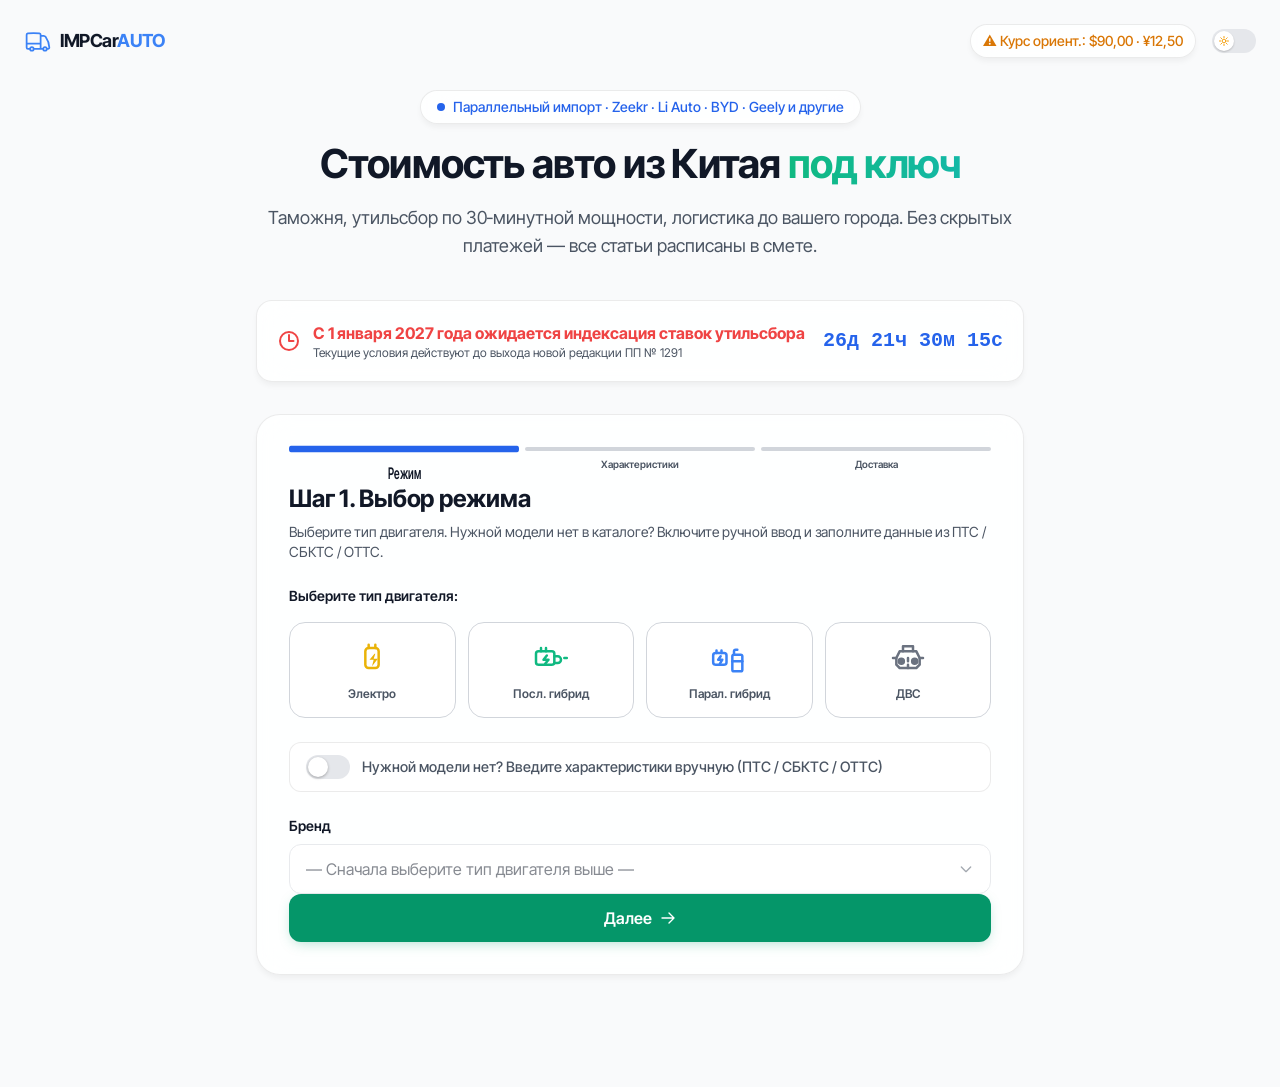
<file: index.html>
<!DOCTYPE html>
<html lang="ru" class="dark">
<head>
<meta charset="UTF-8">
<meta name="viewport" content="width=device-width, initial-scale=1.0, viewport-fit=cover">
<title>Авто из Китая под ключ | Прозрачный расчёт 2026–2027</title>
<meta name="description" content="Калькулятор стоимости авто из Китая под ключ: таможня, утильсбор по 30-минутной мощности, логистика.">

<link rel="preconnect" href="https://fonts.googleapis.com">
<link rel="preconnect" href="https://fonts.gstatic.com" crossorigin>
<link href="https://fonts.googleapis.com/css2?family=Inter+Tight:wght@400;500;600;700&display=swap" rel="stylesheet">
<link rel="icon" href="data:image/svg+xml,<svg xmlns='http://www.w3.org/2000/svg' viewBox='0 0 100 100'><text y='.9em' font-size='90'>🚗</text></svg>">

<link rel="stylesheet" href="styles.css">
<style>
:root {
  --text-main:#111827; --text-muted:#4b5563; --bg-body:#f9fafb;
  --glass-bg:rgba(255,255,255,.85); --glass-border:rgba(0,0,0,.08);
  --field-bg:#ffffff; --field-border:#d1d5db;
  --toggle-bg:#e5e7eb; --toggle-active:#2563eb; --focus-ring:rgba(37,99,235,.3);
  --success:#059669;
  --cta:#059669; --cta-hover:#047857;
}
.dark {
  --text-main:#f3f4f6; --text-muted:#9ca3af; --bg-body:#070b14;
  --glass-bg:rgba(15,23,42,.82);
  --glass-border:rgba(255,255,255,.1);
  --field-bg:rgba(255,255,255,.05); --field-border:rgba(255,255,255,.15);
  --toggle-bg:#374151; --toggle-active:#00F0FF; --focus-ring:rgba(0,240,255,.3);
  --success:#8fbf7f;
  --cta:#10b981; --cta-hover:#059669;
}
html,body{
  font-family:'Inter Tight',system-ui,sans-serif; -webkit-font-smoothing:antialiased;
  color:var(--text-main); background-color:var(--bg-body);
  transition:background-color .3s ease,color .3s ease;
  min-height:100vh; min-height:100dvh; overflow-x:hidden;
}
h1{font-size:clamp(1.75rem,4vw + 1rem,2.5rem);line-height:1.2;letter-spacing:-.02em}
h2{font-size:clamp(1.25rem,2vw + 1rem,1.5rem);line-height:1.3;letter-spacing:-.01em}

b, .num, #countdown, #specPeak, #specK30, #specCc, #specPrice, #specTotalKw,
#customPrice, #mPrice, #mCc, #mHpIce, #mKwEl, .engine-btn .text-xs {
  font-variant-numeric: tabular-nums;
  font-feature-settings: "tnum";
}

.hero-bg{position:fixed;inset:0;z-index:-2;background-image:url('hero-bg.jpg');background-size:cover;background-position:center;filter:blur(8px) brightness(.9);transform:scale(1.1)}
.dark .hero-bg{filter:blur(8px) brightness(.3)}
.hero-overlay{position:fixed;inset:0;z-index:-1;background:linear-gradient(180deg,rgba(249,250,251,.7) 0%,rgba(249,250,251,.95) 100%)}
.dark .hero-overlay{background:linear-gradient(180deg,rgba(7,11,20,.6) 0%,rgba(7,11,20,.95) 100%)}

.glass{background:var(--glass-bg);backdrop-filter:blur(16px) saturate(180%);-webkit-backdrop-filter:blur(16px) saturate(180%);border:1px solid var(--glass-border);box-shadow:0 4px 6px -1px rgba(0,0,0,.05)}
.dark .glass{box-shadow:0 10px 30px -10px rgba(0,0,0,.5),inset 0 1px 0 rgba(255,255,255,.05)}

.field{background:var(--field-bg);border:1px solid var(--field-border);border-radius:12px;padding:12px 16px;min-height:48px;transition:all .2s ease;color:var(--text-main);width:100%;font-size:16px;appearance:none}
.dark select.field{color:#fff !important;background-color:#1e293b;border-color:rgba(255,255,255,.2)}
.dark select.field option{color:#fff;background-color:#1e293b}
.field:focus,.field:focus-visible{outline:none;border-color:var(--toggle-active);box-shadow:0 0 0 4px var(--focus-ring)}
.field.error-field{border-color:#ef4444 !important;box-shadow:0 0 0 4px rgba(239,68,68,.2) !important;animation:shake .4s cubic-bezier(.36,.07,.19,.97) both}
select.field{background-image:url("data:image/svg+xml,%3Csvg xmlns='http://www.w3.org/2000/svg' fill='none' viewBox='0 0 24 24' stroke='%236b7280'%3E%3Cpath stroke-linecap='round' stroke-linejoin='round' stroke-width='2' d='M19 9l-7 7-7-7'%3E%3C/path%3E%3C/svg%3E");background-repeat:no-repeat;background-position:right 12px center;background-size:16px;padding-right:40px}
.dark select.field{background-image:url("data:image/svg+xml,%3Csvg xmlns='http://www.w3.org/2000/svg' fill='none' viewBox='0 0 24 24' stroke='%23ffffff'%3E%3Cpath stroke-linecap='round' stroke-linejoin='round' stroke-width='2' d='M19 9l-7 7-7-7'%3E%3C/path%3E%3C/svg%3E")}

.wcag-switch{display:flex;align-items:center;gap:12px;cursor:pointer;padding:12px 16px;border-radius:12px;border:1px solid var(--glass-border);background:var(--field-bg);transition:all .2s;user-select:none;min-height:48px;touch-action:manipulation}
.wcag-switch:hover{border-color:var(--toggle-active)}
.wcag-switch:focus-visible{outline:none;box-shadow:0 0 0 4px var(--focus-ring)}
.wcag-switch[aria-pressed="true"]{border-color:var(--toggle-active);background:rgba(37,99,235,.05)}
.dark .wcag-switch[aria-pressed="true"]{background:rgba(0,240,255,.08)}
.switch-track{width:44px;height:24px;background:var(--toggle-bg);border-radius:99px;position:relative;transition:.3s;flex-shrink:0}
.switch-thumb{width:20px;height:20px;background:#fff;border-radius:50%;position:absolute;top:2px;left:2px;transition:.3s cubic-bezier(.4,0,.2,1);box-shadow:0 1px 3px rgba(0,0,0,.3)}
.wcag-switch[aria-pressed="true"] .switch-track{background:var(--toggle-active)}
.wcag-switch[aria-pressed="true"] .switch-thumb{left:22px}
.switch-text{font-weight:500;font-size:.9rem;color:var(--text-muted);transition:.2s}
.wcag-switch[aria-pressed="true"] .switch-text{color:var(--text-main);font-weight:600}

.engine-btn{background:var(--field-bg);border:1px solid var(--field-border);transition:all .3s cubic-bezier(.4,0,.2,1);color:var(--text-muted);min-height:96px;border-radius:16px;display:flex;flex-direction:column;align-items:center;justify-content:center;gap:8px;cursor:pointer;position:relative;overflow:hidden;touch-action:manipulation}
.engine-btn:hover{border-color:var(--toggle-active);transform:translateY(-2px);box-shadow:0 4px 12px rgba(0,0,0,.05)}
.engine-btn:focus-visible{outline:none;box-shadow:0 0 0 4px var(--focus-ring)}
.engine-btn.selected{border-color:var(--toggle-active);background:rgba(37,99,235,.05);color:var(--text-main);box-shadow:inset 0 2px 4px rgba(0,0,0,.05),0 0 0 1px var(--toggle-active);transform:translateY(1px)}
.dark .engine-btn.selected{background:rgba(0,240,255,.08);color:#fff;box-shadow:inset 0 2px 8px rgba(0,0,0,.2),0 0 20px rgba(0,240,255,.15)}
.engine-btn svg{width:40px;height:40px;transition:transform .3s}

@keyframes hintPress{0%,100%{transform:translateY(0);border-color:var(--field-border);box-shadow:none}50%{transform:translateY(2px);border-color:var(--toggle-active);box-shadow:0 0 15px rgba(0,240,255,.2);background:rgba(0,240,255,.05)}}
.hint-animate{animation:hintPress 2s infinite ease-in-out}
.hint-animate:nth-child(1){animation-delay:0s}.hint-animate:nth-child(2){animation-delay:.5s}
.hint-animate:nth-child(3){animation-delay:1s}.hint-animate:nth-child(4){animation-delay:1.5s}

@keyframes electricPulse{0%{stroke-dashoffset:24;opacity:.5}50%{opacity:1;filter:drop-shadow(0 0 4px #eab308)}100%{stroke-dashoffset:0;opacity:.5}}
.ev-bolt{stroke-dasharray:24;animation:electricPulse 1.5s linear infinite}

.unit-toggle{display:inline-flex;gap:2px;background:var(--field-bg);border:1px solid var(--field-border);border-radius:8px;padding:2px}
.unit-btn{padding:8px 12px;min-height:40px;font-size:.72rem;cursor:pointer;border-radius:6px;color:var(--text-muted);transition:all .2s;font-weight:600;border:none;background:transparent;touch-action:manipulation;display:inline-flex;align-items:center;justify-content:center}
#specIcon svg{width:100%;height:100%}
.unit-btn.active{background:var(--toggle-active);color:#fff;box-shadow:0 1px 2px rgba(0,0,0,.1)}
.dark .unit-btn.active{color:#070b14}

.btn-primary{background:var(--cta);color:#fff;font-weight:600;border-radius:12px;transition:all .2s ease;border:none;cursor:pointer;box-shadow:0 4px 14px -4px rgba(5,150,105,.35);min-height:48px;display:inline-flex;align-items:center;justify-content:center;gap:8px;touch-action:manipulation}
.btn-primary:hover{background:var(--cta-hover);transform:translateY(-2px);box-shadow:0 8px 20px -4px rgba(5,150,105,.45);filter:brightness(1.03)}
.btn-primary:active{transform:translateY(0)}
.btn-primary:focus-visible{outline:none;box-shadow:0 0 0 4px rgba(16,1,129,.4)}
.btn-secondary{background:transparent;border:1px solid var(--field-border);color:var(--text-main);border-radius:12px;transition:all .2s ease;cursor:pointer;min-height:48px;display:inline-flex;align-items:center;justify-content:center;gap:8px;font-weight:500;touch-action:manipulation}
.btn-secondary:hover{background:var(--field-bg);border-color:var(--text-muted)}
.btn-secondary:focus-visible{outline:none;box-shadow:0 0 0 4px var(--focus-ring)}

.theme-toggle{width:44px;height:24px;background:var(--toggle-bg);border-radius:99px;position:relative;cursor:pointer;transition:.3s;border:none;padding:0;touch-action:manipulation}
.theme-toggle::before{content:'';position:absolute;inset:-10px -6px;}
.theme-toggle:focus-visible{outline:none;box-shadow:0 0 0 4px var(--focus-ring)}
.theme-thumb{width:20px;height:20px;background:#fff;border-radius:50%;position:absolute;top:2px;left:2px;transition:.3s cubic-bezier(.4,0,.2,1);display:flex;align-items:center;justify-content:center;box-shadow:0 1px 2px rgba(0,0,0,.2)}
.theme-thumb svg{width:12px;height:12px;color:#f59e0b}
.dark .theme-thumb{left:22px;background:#1f2937}
.dark .theme-thumb svg{color:#e5e7eb}

html.js-ready .reveal{opacity:0;transform:translateY(20px);transition:all .6s cubic-bezier(.16,1,.3,1)}
html.js-ready .reveal.active{opacity:1;transform:translateY(0)}
.delay-100{transition-delay:.1s}.delay-200{transition-delay:.2s}

@keyframes slideDownFade{from{opacity:0;transform:translateY(-12px)}to{opacity:1;transform:none}}
.animate-slide-down{animation:slideDownFade .4s cubic-bezier(.16,1,.3,1)}

.estimate-warn{background:rgba(245,158,11,.12);border:1px solid rgba(245,158,11,.35);color:#92400e;border-radius:12px;padding:12px;font-size:.75rem;line-height:1.5;margin-top:12px}
.dark .estimate-warn{color:#fcd34d}
.hidden{display:none!important}
@media (min-width:640px){#rateBox{display:block!important}}
  #ratePill{display:inline-flex;align-items:center;gap:4px;border-radius:9999px;padding:4px 10px;font-size:11px;font-weight:600;background:var(--field-bg);border:1px solid var(--glass-border);color:var(--text-muted);white-space:nowrap;font-variant-numeric:tabular-nums;font-feature-settings:"tnum";max-width:140px;min-width:0;overflow:hidden;text-overflow:ellipsis}
@media (min-width:640px){#ratePill{display:none}}
@media (max-width:360px){#ratePill{font-size:10px;padding:3px 8px;max-width:104px}}
.legal-note{background:var(--field-bg);border:1px solid var(--glass-border);border-radius:12px;padding:14px;font-size:.72rem;line-height:1.55;color:var(--text-muted)}
.legal-note b{color:var(--text-main)}

.trust-chip{display:inline-flex;align-items:center;gap:6px;font-size:11px;font-weight:500;padding:6px 10px;border-radius:999px;background:var(--field-bg);border:1px solid var(--glass-border);color:var(--text-muted)}

.sticky-summary{position:sticky;top:24px}
#stepDots{gap:0}
.seg{position:relative;flex:1 1 0%;height:4px;border-radius:9999px;background:var(--field-border);transition:background .3s ease,transform .3s ease}
.seg+.seg{margin-left:6px}
.seg::after{content:attr(data-label);position:absolute;top:10px;left:50%;transform:translateX(-50%);font-size:10px;font-weight:600;white-space:nowrap;color:var(--text-muted);transition:color .3s ease}
.seg-done{background:var(--toggle-active)}
.seg-active{background:var(--toggle-active);transform:scaleY(1.6)}
.seg-active::after{color:var(--text-main)}
@media (max-width:360px){.seg::after{font-size:9px}}
@keyframes shake{10%,90%{transform:translate3d(-1px,0,0)}20%,80%{transform:translate3d(2px,0,0)}30%,50%,70%{transform:translate3d(-4px,0,0)}40%,60%{transform:translate3d(4px,0,0)}}

@media (hover:none) and (pointer:coarse){
  .reveal{opacity:1 !important;transform:none !important;transition:none !important}
  .engine-btn:hover,.btn-primary:hover,.btn-secondary:hover{transform:none !important}
}
@media (prefers-reduced-motion:reduce){
  *,*::before,*::after{animation-duration:.01ms !important;animation-iteration-count:1 !important;transition-duration:.01ms !important;scroll-behavior:auto !important}
  .reveal{opacity:1;transform:none}.hint-animate,.ev-bolt{animation:none}
}
@supports (padding:max(0px)){.safe-bottom{padding-bottom:max(1rem,env(safe-area-inset-bottom))}}
::-webkit-scrollbar{width:8px;height:8px}::-webkit-scrollbar-track{background:transparent}
::-webkit-scrollbar-thumb{background:var(--field-border);border-radius:4px}
::-webkit-scrollbar-thumb:hover{background:var(--text-muted)}

#resultBox b, #resultBox .text-2xl, #resultBox .text-3xl{ white-space:nowrap; }
#resultBox .text-sm{ font-size:.8125rem; line-height:1.35; }
#resultBox .text-xs{ font-size:.6875rem; }
#finalTotal{font-variant-numeric:tabular-nums;font-feature-settings:"tnum";}
#resultBox .text-lg{ font-size:.9375rem; letter-spacing:-.01em; }
@media (max-width:360px){
  .unit-toggle{ flex-wrap:wrap; }
  #resultBox .flex.justify-between{ flex-wrap:wrap; row-gap:2px; }
  #resultBox b{ white-space:normal; word-break:keep-all; }
}
#stickyCta{position:fixed;left:0;right:0;bottom:0;z-index:60;padding:8px 12px calc(8px + env(safe-area-inset-bottom));background:var(--glass-bg);backdrop-filter:blur(16px) saturate(180%);-webkit-backdrop-filter:blur(16px) saturate(180%);border-top:1px solid var(--glass-border);box-shadow:0 -8px 24px -8px rgba(0,0,0,.35)}
#stickyCta .stickyCta-inner{display:flex;align-items:center;justify-content:space-between;gap:12px;max-width:48rem;margin:0 auto}
#stickyCta .stickyCta-val{display:flex;flex-direction:column;line-height:1.15;min-width:0}
#stickyCta .stickyCta-cap{font-size:10px;font-weight:600;color:var(--text-muted);text-transform:uppercase;letter-spacing:.04em}
#stickyCta #stickyCtaVal{font-size:1.05rem;font-weight:800;color:var(--text-main);font-variant-numeric:tabular-nums;white-space:nowrap;overflow:hidden;text-overflow:ellipsis}
#stickyCta .stickyCta-btn{flex:0 0 auto;min-height:44px;padding:0 16px;font-size:.9rem}
@media (min-width:640px){#stickyCta{display:none}}
.lb-wrap{position:relative}
.lb-native{position:absolute;width:1px;height:1px;padding:0;margin:-1px;overflow:hidden;clip:rect(0 0 0 0);white-space:nowrap;border:0;opacity:0;pointer-events:none}
.lb-trigger{display:flex;align-items:center;justify-content:space-between;gap:8px;width:100%;min-height:48px;padding:12px 16px;border-radius:12px;background:var(--field-bg);border:1px solid var(--field-border);color:var(--text-main);font-size:16px;cursor:pointer;text-align:left;transition:border-color .2s ease,box-shadow .2s ease;touch-action:manipulation}
.lb-trigger:hover{border-color:var(--toggle-active)}
.lb-trigger:focus-visible{outline:none;border-color:var(--toggle-active);box-shadow:0 0 0 4px var(--focus-ring)}
.lb-trigger[aria-expanded="true"]{border-color:var(--toggle-active);box-shadow:0 0 0 4px var(--focus-ring)}
.lb-label{flex:1 1 auto;min-width:0;overflow:hidden;text-overflow:ellipsis;white-space:nowrap}
.lb-caret{flex:0 0 auto;width:16px;height:16px;color:var(--text-muted);transition:transform .2s ease}
.lb-trigger[aria-expanded="true"] .lb-caret{transform:rotate(180deg)}
.lb-panel{position:absolute;left:0;right:0;top:calc(100% + 6px);z-index:40;max-height:240px;overflow-y:auto;background:var(--glass-bg);backdrop-filter:blur(16px) saturate(180%);-webkit-backdrop-filter:blur(16px) saturate(180%);border:1px solid var(--glass-border);border-radius:12px;box-shadow:0 10px 30px -10px rgba(0,0,0,.5);padding:6px}
.lb-panel[hidden]{display:none}
.lb-option{display:flex;align-items:center;gap:8px;padding:10px 12px;border-radius:8px;color:var(--text-main);font-size:15px;cursor:pointer;touch-action:manipulation}
.lb-option:hover,.lb-option.lb-active{background:rgba(127,127,127,.14)}
.lb-option[aria-selected="true"]{font-weight:600;color:var(--toggle-active)}
.lb-check{flex:0 0 auto;width:16px;height:16px;color:var(--toggle-active);opacity:0}
.lb-option[aria-selected="true"] .lb-check{opacity:1}
#ageBlock .lb-wrap{display:none}
.age-segments{display:grid;grid-template-columns:repeat(3,1fr);gap:8px}
.age-btn{min-height:48px;padding:8px 6px;font-size:.8rem;font-weight:600;line-height:1.2;text-align:center;white-space:normal;cursor:pointer;border:1px solid var(--field-border);border-radius:12px;background:var(--field-bg);color:var(--text-main);transition:all .2s ease;font-variant-numeric:tabular-nums;font-feature-settings:"tnum";touch-action:manipulation}
.age-btn:hover{border-color:var(--toggle-active)}
.age-btn:focus-visible{outline:none;box-shadow:0 0 0 4px var(--focus-ring)}
.age-btn.is-selected{border-color:var(--toggle-active);background:rgba(37,99,235,.05);color:var(--text-main);box-shadow:0 0 0 1px var(--toggle-active)}
.dark .age-btn.is-selected{background:rgba(0,240,255,.08);color:#fff;box-shadow:0 0 0 1px var(--toggle-active),0 0 16px rgba(0,240,255,.15)}
.age-btn[disabled]{opacity:.4;cursor:not-allowed;filter:grayscale(.5)}
.age-badge{display:flex;align-items:flex-start;gap:6px;background:rgba(5,150,105,.1);border:1px solid rgba(5,150,105,.3);color:var(--success);padding:8px 12px;border-radius:10px;font-size:.75rem;line-height:1.4;font-weight:500;margin-top:8px;animation:slideDownFade .3s ease-out}
.dark .age-badge{background:rgba(143,191,127,.12);border-color:rgba(143,191,127,.3)}
@media (max-width:360px){.age-segments{gap:6px}.age-btn{font-size:.72rem;padding:6px 4px}}
@media (prefers-reduced-motion:reduce){.age-badge{animation:none}}
 .lb-trigger[aria-disabled="true"]{opacity:.5;cursor:not-allowed}
 .lb-trigger[aria-disabled="true"]:hover{border-color:var(--field-border)}
 .lb-panel.lb-panel-up{top:auto;bottom:calc(100% + 6px)}
</style>

<script>
(function(){try{
  var t=localStorage.getItem('theme');
  var light = t==='light' || (!t && matchMedia('(prefers-color-scheme: light)').matches);
  if(light) document.documentElement.classList.remove('dark');
}catch(e){}})();
</script>
</head>

<body class="antialiased safe-bottom">
<div class="hero-bg"></div>
<div class="hero-overlay"></div>

<header class="max-w-screen-xl mx-auto px-4 sm:px-6 pt-6 flex items-center justify-between gap-4 reveal active">
  <div class="flex items-center gap-2">
    <svg class="w-7 h-7 text-brand" fill="none" viewBox="0 0 24 24" stroke="currentColor" stroke-width="1.5"><path stroke-linecap="round" stroke-linejoin="round" d="M8.25 18.75a1.5 1.5 0 01-3 0m3 0a1.5 1.5 0 00-3 0m3 0h6m-9 0H3.375a1.125 1.125 0 01-1.125-1.125V14.25m17.25 4.5a1.5 1.5 0 01-3 0m3 0a1.5 1.5 0 00-3 0m3 0h1.125c.621 0 1.129-.504 1.09-1.124a17.902 17.902 0 00-3.213-9.193 2.056 2.056 0 00-1.58-.86H14.25M16.5 18.75h-2.25m0-11.177v-.958c0-.568-.422-1.048-.987-1.106a48.554 48.554 0 00-10.026 0 1.106 1.106 0 00-.987 1.106v7.635m12-6.677v6.677m0 4.5v-4.5m0 0h-12"/></svg>
    <span class="font-bold tracking-tight text-lg" style="color:var(--text-main)">IMPCar<span class="text-brand">AUTO</span></span>
  </div>
  <div class="flex items-center gap-3 sm:gap-4">
      <div id="ratePill" style="color:var(--text-muted)">¥…</div>
    <div id="rateBox" class="glass rounded-full px-3 py-1.5 text-xs sm:text-sm font-medium hidden sm:block" style="color:var(--text-muted)">Курс: загружаем…</div>
    <button class="theme-toggle" onclick="toggleTheme()" aria-label="Переключить тему"><div class="theme-thumb" id="themeIcon"></div></button>
  </div>
</header>

<main class="max-w-screen-xl mx-auto px-4 sm:px-6 pb-24 pt-8">

  <section class="text-center mb-10 reveal active delay-100 max-w-3xl mx-auto">
    <div class="inline-flex items-center gap-2 glass rounded-full px-4 py-1.5 text-xs sm:text-sm mb-4 font-medium" style="color:var(--toggle-active)">
      <span class="w-2 h-2 rounded-full bg-current animate-pulse"></span> Параллельный импорт · Zeekr · Li Auto · BYD · Geely и другие
    </div>
    <h1 class="font-bold mb-4" style="color:var(--text-main)">Стоимость авто из Китая <span class="text-transparent bg-clip-text bg-gradient-to-r from-emerald-500 to-teal-500">под ключ</span></h1>
    <p class="text-base sm:text-lg" style="color:var(--text-muted)">Таможня, утильсбор по 30‑минутной мощности, логистика до вашего города. Без скрытых платежей — все статьи расписаны в смете.</p>
  </section>

  <section class="max-w-3xl mx-auto mb-8 reveal active delay-200">
    <div class="glass rounded-2xl p-4 sm:p-5 flex flex-col sm:flex-row items-center justify-between gap-4 text-center sm:text-left">
      <div class="flex items-center gap-3">
        <svg id="rateNoticeIcon" class="w-6 h-6 text-red-500 shrink-0" fill="none" viewBox="0 0 24 24" stroke="currentColor" stroke-width="2"><path stroke-linecap="round" stroke-linejoin="round" d="M12 6v6h4.5m4.5 0a9 9 0 11-18 0 9 9 0 0118 0z"/></svg>
        <div>
          <div id="rateNoticeTitle" class="font-bold text-sm sm:text-base text-red-500">С 1 января 2027 года ожидается индексация ставок утильсбора</div>
          <div id="rateNoticeSub" class="text-xs" style="color:var(--text-muted)">Текущие условия действуют до выхода новой редакции ПП № 1291</div>
        </div>
      </div>
         <div id="countdown" class="font-mono font-bold text-lg sm:text-xl whitespace-nowrap" style="color:var(--toggle-active)">
        <span id="days">00</span>д <span id="hours">00</span>ч <span id="minutes">00</span>м <span id="seconds">00</span>с
      </div>
    </div>
  </section>

  <div class="max-w-3xl mx-auto glass rounded-3xl p-5 sm:p-8 reveal active delay-200" id="calcCard">

    <div class="flex items-center justify-center gap-2 mb-8" id="stepDots">
      <span class="seg seg-active" data-i="1" data-label="Режим"></span>
      <span class="seg" data-i="2" data-label="Характеристики"></span>
      <span class="seg" data-i="3" data-label="Доставка"></span>
    </div>

    <!-- ШАГ 1 -->
    <div class="wizard-step" data-step="1">
      <h2 class="font-bold mb-2">Шаг 1. Выбор режима</h2>
      <p class="text-sm mb-6" style="color:var(--text-muted)">Выберите тип двигателя. Нужной модели нет в каталоге? Включите ручной ввод и заполните данные из ПТС / СБКТС / ОТТС.</p>

      <p class="text-sm font-semibold mb-4" style="color:var(--text-main)">Выберите тип двигателя:</p>
      <div class="grid grid-cols-2 sm:grid-cols-4 gap-3 mb-6" id="engineTypeGrid">
        <button type="button" class="engine-btn hint-animate" data-type="EV" aria-label="Электромобиль">
          <svg class="text-yellow-500" viewBox="0 0 24 24" fill="none" stroke="currentColor" stroke-width="1.5" stroke-linecap="round" stroke-linejoin="round">
            <rect x="8" y="6" width="8" height="12" rx="2"/><path d="M10 6V4m4 2V4"/>
            <path class="ev-bolt" d="M13.5 9.5L10.5 13h2.5l-1 4 3.5-4.5H13l1-3z" fill="currentColor" stroke="none"/>
          </svg>
          <span class="text-xs font-semibold">Электро</span>
        </button>
        <button type="button" class="engine-btn hint-animate" data-type="SEQ_HYBRID" aria-label="Последовательный гибрид">
          <svg class="text-emerald-500" viewBox="0 0 24 24" fill="none" stroke="currentColor" stroke-width="1.5" stroke-linecap="round" stroke-linejoin="round">
            <rect x="3" y="8" width="11" height="8" rx="1.5"/><path d="M6 8V6m3 2V6"/><path d="M9.5 10.5l-2 2.5h3l-2 2.5"/><path d="M14 11h2a2 2 0 012 2v0a2 2 0 01-2 2h-2"/><path d="M20 12h1.5"/>
          </svg>
          <span class="text-xs font-semibold">Посл. гибрид</span>
        </button>
        <button type="button" class="engine-btn hint-animate" data-type="PAR_HYBRID" aria-label="Параллельный гибрид">
          <svg class="text-brand" viewBox="0 0 24 24" fill="none" stroke="currentColor" stroke-width="1.5" stroke-linecap="round" stroke-linejoin="round">
            <rect x="2.5" y="9" width="8" height="7" rx="1.5"/><path d="M4.5 9V7.5m3 1.5V7.5"/><path d="M7 11l-1.5 2h2.5L6.5 15.5"/><path d="M15 10h4a1 1 0 011 1v8a1 1 0 01-1 1h-4a1 1 0 01-1-1v-8a1 1 0 011-1z"/><path d="M15 10V8a1 1 0 011-1h1"/><path d="M14 14h6"/>
          </svg>
          <span class="text-xs font-semibold">Парал. гибрид</span>
        </button>
        <button type="button" class="engine-btn hint-animate" data-type="ICE" aria-label="ДВС">
          <svg class="text-gray-500 dark:text-gray-400" viewBox="0 0 24 24" fill="none" stroke="currentColor" stroke-width="1.5" stroke-linecap="round" stroke-linejoin="round">
            <path d="M7 8l-2 4v4l2 2h10l2-2v-4l-2-4H7z"/><path d="M9 8V5h6v3"/><path d="M12 12v6" stroke-dasharray="2 2"/><circle cx="8" cy="14" r="1.5" fill="currentColor"/><circle cx="16" cy="14" r="1.5" fill="currentColor"/><path d="M5 12H3m18 0h-2"/>
          </svg>
          <span class="text-xs font-semibold">ДВС</span>
        </button>
      </div>

      <div id="manualSwitchStep1" class="wcag-switch mb-6" role="switch" aria-pressed="false" tabindex="0"
           onclick="toggleManualModeFromStep1()"
           onkeydown="if(event.key==='Enter'||event.key===' '){event.preventDefault();toggleManualModeFromStep1();}">
        <div class="switch-track"><div class="switch-thumb"></div></div>
        <div class="switch-text" id="switchLabelStep1">Нужной модели нет? Введите характеристики вручную (ПТС / СБКТС / ОТТС)</div>
      </div>

      <!-- КАТАЛОГ -->
      <div id="catalogModeStep1">
        <div id="brandWrap">
          <label class="block text-sm font-semibold mb-2" for="brandSel">Бренд</label>
          <select id="brandSel" class="field mb-6" disabled aria-label="Выберите бренд"><option value="">— Сначала выберите тип двигателя выше —</option></select>
        </div>
        <button id="nextBtn1" class="btn-primary w-full text-base" onclick="nextFrom1()">
          Далее <svg class="w-4 h-4" fill="none" viewBox="0 0 24 24" stroke="currentColor" stroke-width="2"><path stroke-linecap="round" stroke-linejoin="round" d="M13.5 4.5L21 12m0 0l-7.5 7.5M21 12H3"/></svg>
        </button>
      </div>

      <!-- РУЧНОЙ РЕЖИМ (перенесён на Шаг 1, под выбор типа двигателя) -->
      <div id="manualPanel" class="glass rounded-xl p-3 sm:p-4 mb-4 hidden" style="background:var(--field-bg)">
        <div class="mb-3">
          <label class="block text-xs font-semibold mb-1" for="mEngineType" style="color:var(--text-muted)">Тип двигателя (ПТС / СБКТС / ОТТС)</label>
          <select id="mEngineType" class="field text-sm font-bold" style="color:var(--toggle-active)">
            <option value="EV">⚡ Электромобиль</option>
            <option value="SEQ_HYBRID">🔋 Последовательный гибрид</option>
            <option value="PAR_HYBRID">🔄 Параллельный гибрид</option>
            <option value="ICE">🛢️ ДВС (бензин / дизель)</option>
          </select>
        </div>
        <div class="grid grid-cols-2 gap-3 mb-3">
          <div><label class="block text-xs font-semibold mb-1" for="mYear" style="color:var(--text-muted)">Год выпуска</label><select id="mYear" class="field text-sm"></select></div>
          <div><label class="block text-xs font-semibold mb-1" for="mMonth" style="color:var(--text-muted)">Месяц</label><select id="mMonth" class="field text-sm"></select></div>
        </div>
        <div id="mCcWrap" class="mb-3"><label class="block text-xs font-semibold mb-1" for="mCc" style="color:var(--text-muted)">Объём ДВС (см³)</label><input id="mCc" type="number" class="field text-sm" placeholder="1998" inputmode="numeric"></div>
        <div class="grid grid-cols-3 gap-3 mb-3">
          <div class="col-span-2"><label class="block text-xs font-semibold mb-1" for="mPrice" style="color:var(--text-muted)">Стоимость</label><input id="mPrice" type="number" class="field text-sm" placeholder="139800" inputmode="numeric"></div>
          <div><label class="block text-xs font-semibold mb-1" for="mCur" style="color:var(--text-muted)">Валюта</label><select id="mCur" class="field text-sm"><option value="CNY">¥ CNY</option><option value="USD">$ USD</option><option value="EUR">€ EUR</option></select></div>
        </div>
        <div id="deliverySwitch" class="wcag-switch mb-3" role="switch" aria-pressed="true" tabindex="0"
             onclick="toggleDelivery()"
             onkeydown="if(event.key==='Enter'||event.key===' '){event.preventDefault();toggleDelivery();}">
          <div class="switch-track"><div class="switch-thumb"></div></div>
          <div class="switch-text" id="deliveryLabel">🚚 Доставка до моего города</div>
        </div>
        <div id="mCityWrap" class="mb-3">
          <label class="block text-xs font-semibold mb-1" for="mCitySel" style="color:var(--text-muted)">Город получения</label>
          <select id="mCitySel" class="field text-sm"></select>
        </div>
        <div id="mHpWrap" class="mb-3"><label class="block text-xs font-semibold mb-1" for="mHpIce" style="color:var(--text-muted)">Мощность ДВС (л.с.)</label><input id="mHpIce" type="number" class="field text-sm" placeholder="112" inputmode="numeric"></div>
        <div id="mKwWrap" class="mb-3">
          <label class="block text-xs font-semibold mb-1" for="mKwEl" style="color:var(--text-muted)">Пиковая мощность электромотора (кВт)</label>
          <input id="mKwEl" type="number" class="field text-sm" placeholder="175" inputmode="decimal">
          <div id="mEstimateWarn" class="estimate-warn hidden">
            ⚠️ <b>Оценка:</b> 30‑минутная мощность не указана — расчёт по 45 % от пиковой. Точная сумма утильсбора определяется по ОТТС / СБКТС / ЭПТС.
          </div>
        </div>
        <div class="flex items-start gap-3" id="mKnowWrap">
          <input id="mKnow" type="checkbox" class="mt-1 w-5 h-5 rounded cursor-pointer" style="accent-color:var(--toggle-active)" aria-label="Я знаю точную 30-минутную мощность">
          <label for="mKnow" class="text-xs leading-snug cursor-pointer" style="color:var(--text-muted)">Я знаю точную 30‑минутную мощность из ОТТС / ЭПТС — введу её в поле выше</label>
        </div>
        <div id="ageTransitionWarn" class="estimate-warn hidden"></div> 
      </div>
      <button id="nextBtn1Manual" class="btn-primary w-full text-base hidden" onclick="nextFrom1Manual()">
        Далее <svg class="w-4 h-4" fill="none" viewBox="0 0 24 24" stroke="currentColor" stroke-width="2"><path stroke-linecap="round" stroke-linejoin="round" d="M13.5 4.5L21 12m0 0l-7.5 7.5M21 12H3"/></svg>
      </button>
    </div>

    <!-- ШАГ 2 -->
    <div class="wizard-step hidden" data-step="2">
      <h2 class="font-bold mb-2">Шаг 2. Характеристики</h2>
      <p class="text-sm mb-5" style="color:var(--text-muted)" id="step2Desc">Выберите модель и комплектацию из каталога.</p>

      <!-- КАТАЛОГ -->
      <div id="catalogBlock" class="mb-4">
        <label class="block text-xs font-semibold mb-1" for="modelSel" style="color:var(--text-muted)">Модель</label>
        <select id="modelSel" class="field text-sm mb-3" disabled aria-label="Выберите модель"><option value="">— Сначала бренд —</option></select>
        <label class="block text-xs font-semibold mb-1" for="trimSel" style="color:var(--text-muted)">Комплектация</label>
        <select id="trimSel" class="field text-sm" disabled aria-label="Выберите комплектацию"><option value="">— Сначала модель —</option></select>
      </div>

      <!-- КАРТОЧКА ХАРАКТЕРИСТИК -->
      <div id="specCard" class="glass rounded-xl p-3 sm:p-4 mb-4 hidden" style="background:var(--field-bg)">
        <div class="flex items-start gap-3">
          <div id="specIcon" class="shrink-0 w-10 h-8 flex items-center justify-center" style="color:var(--toggle-active)"></div>
          <div class="text-xs w-full">
            <div class="flex justify-between items-center gap-2 py-1"><span style="color:var(--text-muted)">Тип:</span><b id="specType" style="color:var(--text-main)"></b></div>
            <div class="flex justify-between items-center gap-2 py-1">
              <span style="color:var(--text-muted)">Пиковая мощность:</span>
              <span class="flex items-center gap-1.5"><b id="specPeak" class="text-yellow-500"></b>
                <span class="unit-toggle" id="peakUnitToggle"><button type="button" class="unit-btn active" data-unit="kw">кВт</button><button type="button" class="unit-btn" data-unit="hp">л.с.</button></span>
              </span>
            </div>
            <div class="flex justify-between items-center gap-2 py-1" id="k30Row">
              <span style="color:var(--text-muted)">30‑мин мощность:</span>
              <span class="flex items-center gap-1.5"><b id="specK30" style="color:var(--toggle-active)"></b>
                <span class="unit-toggle" id="k30UnitToggle"><button type="button" class="unit-btn active" data-unit="kw">кВт</button><button type="button" class="unit-btn" data-unit="hp">л.с.</button></span>
              </span>
            </div>
            <div id="k30Hint" class="py-0.5 text-[11px]" style="color:var(--text-muted)"></div>
            <div id="specCcRow" class="flex justify-between items-center gap-2 py-1"><span style="color:var(--text-muted)">Объём ДВС:</span><b id="specCc" style="color:var(--text-main)"></b></div>
            <div id="specNotesRow" class="py-0.5 text-[11px]" style="color:var(--text-muted)"><span id="specNotes"></span></div>
            <div id="specPriceRow" class="flex justify-between items-center gap-2 py-1"><span style="color:var(--text-muted)">Ориентировочная цена в Китае:</span><b id="specPrice" style="color:var(--text-main)"></b></div>
            <div class="flex justify-between items-center gap-2 pt-1.5 mt-1 border-t font-semibold" style="border-color:var(--glass-border)">
              <span style="color:var(--text-muted)">Итоговая мощность для утиля:</span><b id="specTotalKw" style="color:var(--toggle-active)"></b>
            </div>
          </div>
        </div>
      </div>

      <!-- ЦЕНА -->
      <div id="priceBlock" class="mb-4">
        <label class="block text-xs font-semibold mb-1" for="customPrice" style="color:var(--text-muted)">Ваша цена (если известна):</label>
        <div class="grid grid-cols-3 gap-3">
          <div class="col-span-2"><input id="customPrice" type="number" class="field text-sm" placeholder="Например, 105800" inputmode="numeric"></div>
          <div><select id="currencySel" class="field text-sm" aria-label="Валюта цены"><option value="CNY">¥ CNY</option><option value="USD">$ USD</option><option value="EUR">€ EUR</option></select></div>
        </div>
      </div>

      <!-- ВОЗРАСТ -->
      <div id="ageBlock" class="mb-4">
        <label class="block text-sm font-semibold mb-3" style="color:var(--text-main)">Возраст автомобиля</label>
        <div class="age-segments" role="group" aria-label="Категория возраста автомобиля">
          <button type="button" class="age-btn" data-age="new" onclick="syncAgeSegmentToSelect('new')">До 3 лет</button>
          <button type="button" class="age-btn" data-age="mid" onclick="syncAgeSegmentToSelect('mid')">3–5 лет</button>
          <button type="button" class="age-btn" data-age="old" onclick="syncAgeSegmentToSelect('old')">Старше 5 лет</button>
        </div>
        <select id="ageSel" class="hidden" aria-hidden="true" tabindex="-1">
          <option value="new">До 3 лет</option><option value="mid">3–5 лет</option><option value="old">Старше 5 лет</option>
        </select>
        <div id="derivedAgeBadge" class="age-badge hidden" aria-live="polite">
          <span>✓ Категория по году из базы: <b id="derivedAgeText">до 3 лет</b>. Год в базе — начало продаж модели, уточняется вручную; точный расчёт — ручной ввод по месяцу выпуска (ПТС).</span>
        </div>
        <p class="text-[11px] mt-2" style="color:var(--text-muted)">Для утильсбора действуют 2 категории (до 3 лет / старше 3 лет). Для таможенной пошлины ДВС — 3 категории (до 3 лет / 3–5 лет / старше 5 лет).</p>
      </div>

      <!-- ГОД ВВОЗА -->
      <label class="block text-xs font-semibold mb-1" for="yearSel" style="color:var(--text-muted)">Планируемый год ввоза</label>
      <select id="yearSel" class="field text-sm mb-1" aria-label="Год ввоза">
        <option value="2026">2026 (текущие ставки)</option>
        <option value="2027">2027 (+10% индексация)</option>
      </select>
      <p class="text-[11px] mb-5" style="color:var(--text-muted)">*Ставки 2027 года — по таблице индексации ПП РФ №1291.</p>

      <div class="flex gap-3">
        <button class="btn-secondary px-6" onclick="gotoStep(1)" aria-label="Назад">
          <svg class="w-4 h-4" fill="none" viewBox="0 0 24 24" stroke="currentColor" stroke-width="2"><path stroke-linecap="round" stroke-linejoin="round" d="M10.5 19.5L3 12m0 0l7.5-7.5M3 12h18"/></svg> Назад
        </button>
        <button id="nextBtn2" class="btn-primary flex-1" onclick="nextFrom2()" aria-label="Далее">
          Далее <svg class="w-4 h-4" fill="none" viewBox="0 0 24 24" stroke="currentColor" stroke-width="2"><path stroke-linecap="round" stroke-linejoin="round" d="M13.5 4.5L21 12m0 0l-7.5 7.5M21 12H3"/></svg>
        </button>
      </div>
    </div>

    <!-- ШАГ 3 -->
    <div class="wizard-step hidden" data-step="3">
      <h2 class="font-bold mb-2">Шаг 3. Доставка и расчёт</h2>
      <p class="text-sm mb-6" style="color:var(--text-muted)">Логистика зависит от региона получения.</p>

      <div class="lg:grid lg:grid-cols-5 lg:gap-6">
        <div class="lg:col-span-3">
          <div id="cityBlockFinal" class="mb-4">
            <label class="block text-xs font-semibold mb-1" for="citySel" style="color:var(--text-muted)">Город получения</label>
            <select id="citySel" class="field text-sm" aria-label="Город доставки"></select>
          </div>

          <div class="flex flex-wrap gap-2 mb-4">
            <span class="trust-chip">📜 ПП РФ №1291 от 26.12.2013</span>
            <span class="trust-chip" id="ratesYearChip">🗓 Ставки актуальны на 2026 г.</span>
            <span class="trust-chip">⚖️ Расчёт по данным ОТТС/СБКТС</span>
          </div>

          <div class="legal-note mb-6">
            <b>Правовая основа расчёта.</b> Утилизационный сбор для легковых автомобилей (категория M1) рассчитывается по Постановлению Правительства РФ № 1291 в действующей редакции: базовая ставка — 20 000 ₽. Льготные коэффициенты 0,17 (до 3 лет) и 0,26 (старше 3 лет) применяются только для физлиц для личного пользование и только в пределах порогов: электромобили и последовательные гибриды — до 58,84 кВт (80 л.с.) включительно; автомобили с ДВС — объём до 3000 см³ и мощность до 117,68 кВт (160 л.с.) включительно. Для параллельных гибридов учитывается суммарная мощность ДВС и электромотора. Выше указанных порогов, а также при ввозе не для личного пользования, применяются коммерческие коэффициенты по таблице постановления — суммы отличаются кратно. 30‑минутная мощность принимается по данным ОТТС / СБКТС / ЭПТС; при её отсутствии в документах расчёт выполняется оценочно (45 % от пиковой мощности) с предупреждением в смете. При расхождении заявленной и таможенной стоимости таможенный орган вправе пересчитать пошлины, НДС, акциз и утилизационный сбор по собственной оценке; итоговые суммы фиксируются в решении таможенного органа.
          </div>

          <div class="flex gap-3 mb-6">
            <button class="btn-secondary px-6" onclick="gotoStep(2)" aria-label="Назад">
              <svg class="w-4 h-4" fill="none" viewBox="0 0 24 24" stroke="currentColor" stroke-width="2"><path stroke-linecap="round" stroke-linejoin="round" d="M10.5 19.5L3 12m0 0l7.5-7.5M3 12h18"/></svg> Назад
            </button>
            <button id="calcBtn" class="btn-primary flex-1" onclick="calculatePrice()" aria-label="Рассчитать стоимость">Рассчитать стоимость</button>
          </div>
        </div>

        <aside class="lg:col-span-2 lg:pt-0">
          <div class="sticky-summary" id="summaryWrap">
            <div id="summaryPlaceholder" class="glass rounded-xl p-4" style="background:var(--field-bg)">
              <div class="flex items-center gap-2 mb-2">
                <svg class="w-5 h-5" style="color:var(--toggle-active)" fill="none" viewBox="0 0 24 24" stroke="currentColor" stroke-width="2"><path stroke-linecap="round" stroke-linejoin="round" d="M9 12h3.75M9 15h3.75M9 18h3.75m3 .75H18a2.25 2.25 0 002.25-2.25V6.108c0-1.135-.845-2.098-1.976-2.192a48.424 48.424 0 00-1.123-.08m-5.801 0c-.065.21-.1.433-.1.664 0 .414.336.75.75.75h4.5a.75.75 0 00.75-.75 2.25 2.25 0 00-.1-.664m-5.8 0A2.251 2.251 0 0113.5 2.25H15c1.012 0 1.867.668 2.15 1.586m-5.8 0c-.376.023-.75.05-1.124.08C9.095 4.01 8.25 4.973 8.25 6.108V8.25m0 0H4.875c-.621 0-1.125.504-1.125 1.125v11.25c0 .621.504 1.125 1.125 1.125h9.75c.621 0 1.125-.504 1.125-1.125V9.375c0-.621-.504-1.125-1.125-1.125H8.25zM6.75 12h.008v.008H6.75V12zm0 3h.008v.008H6.75V15zm0 3h.008v.008H6.75V18zm-1.5-1.5h.008v.008H5.25V16.5zm0-3h.008v.008H5.25V13.5zm0-3h.008v.008H5.25V10.5z"/></svg>
                <span class="text-sm font-semibold" style="color:var(--text-main)">Ваша сводка</span>
              </div>
              <p class="text-xs" style="color:var(--text-muted)">После расчёта здесь появится детальная смета: авто, пошлины, утильсбор, логистика, итог под ключ. Все цифры обновляются в реальном времени.</p>
            </div>
            <div id="resultBox" class="hidden space-y-3"></div>
          </div>
        </aside>
      </div>

      <div id="leadWrap" class="hidden reveal mt-6">
        <div class="glass rounded-2xl p-5 sm:p-6" style="background:var(--field-bg)">
          <h3 class="text-lg font-bold mb-2 flex items-center gap-2">
            <svg class="w-5 h-5 text-emerald-500" fill="none" viewBox="0 0 24 24" stroke="currentColor" stroke-width="2"><path stroke-linecap="round" stroke-linejoin="round" d="M9 12.75L11.25 15 15 9.75M21 12a9 9 0 11-18 0 9 9 0 0118 0z"/></svg>
            Расчёт готов!
          </h3>
          <p class="text-sm mb-4" style="color:var(--text-muted)">Менеджер проверит расчёт по VIN и зафиксирует итоговую сумму в договоре. Выберите способ связи:</p>
          <div class="flex flex-col sm:flex-row gap-3">
            <a id="waLinkNew" href="#" target="_blank" rel="noopener" class="flex-1 bg-[#25D366] hover:bg-[#20bd5a] text-white text-center py-3 rounded-xl font-semibold no-underline transition-colors">💬 WhatsApp</a>
            <a id="tgLinkNew" href="#" target="_blank" rel="noopener" class="flex-1 bg-[#0088cc] hover:bg-[#0077b5] text-white text-center py-3 rounded-xl font-semibold no-underline transition-colors">✈️ Telegram</a>
          </div>
        </div>
      </div>
    </div>
  </div>
</main>
  <div id="stickyCta" class="hidden">
    <div class="stickyCta-inner">
      <div class="stickyCta-val">
        <span class="stickyCta-cap">Итого под ключ</span>
        <b id="stickyCtaVal">—</b>
      </div>
      <button type="button" class="btn-primary stickyCta-btn" onclick="document.getElementById('leadWrap').scrollIntoView({behavior:'smooth',block:'start'})" aria-label="Перейти к заявке">Оставить заявку ↓</button>
    </div>
  </div>
<script>
/* ============ КОНФИГ ============ */
const CFG = { BOT_USERNAME:"Avto_Calc_bot", WA_NUMBER:"79266173662",
  FALLBACK_CNY_RUB:12.5, FALLBACK_USD_RUB:90.0, VAT_RATE:0.22,
  LOGISTICS_CHINA:125000, CERT_SBKTS:45000, CERT_EPTS:15000, MARGIN:200000 };
const RF_LOGISTICS = {"Иркутск":65000,"Новосибирск":120000,"Екатеринбург":165000,"Москва":185000,"Санкт-Петербург":195000,"Казань":185000,"Краснодар":225000,"Сочи":235000};
const PROXY_CONFIG = { URL:"https://script.google.com/macros/s/AKfycbw4A0Kxg2gawadla2-_XGYu0NAc_Cdd7ow0vDfLaTNE79uQPEUChA-X800x1Z3lqzXb/exec", API_KEY:'MySuperSecretKey_2026_Xy9#mP2!' };

const RK_EV = [
 [58.84,3400,5200,3400,5200],[73.55,991200,1641600,1090400,1805800],
 [95.61,1317600,1912800,1449400,2104000],[117.68,1560000,2227200,1716000,2450000],
 [139.75,1848000,2594400,2032800,2853800],[161.81,2193600,3024000,2413000,3326400],
 [183.88,2599200,3523200,2859200,3875600],[205.94,3079200,4104000,3387200,4514400],
 [Infinity,3648000,4780800,4012800,5258800]];
const RK = {
 C1:[[117.68,3400,5200,3400,5200],[139.75,307200,568800,338000,625600],[161.81,316800,585600,348400,644200],[183.88,324000,602400,356400,662600],[Infinity,345600,602400,380200,662600]],
 C2:[[117.68,3400,5200,3400,5200],[139.75,900000,1492800,990000,1642000],[161.81,952800,1584000,1048000,1742400],[183.88,1010400,1677600,1111400,1845400],[205.94,1142400,1838400,1256600,2022200],[228.00,1291200,2011200,1420400,2212400],[250.07,1459200,2203200,1605200,2423600],[272.13,1663200,2412000,1829600,2653200],[294.20,1896000,2640000,2085600,2904000],[316.26,2160000,2892000,2376000,3181200],[338.33,2464800,3168000,2711200,3484800],[367.75,2808000,3468000,3088800,3814800],[Infinity,3201600,3796800,3521800,4176400]],
 C3:[[117.68,3400,5200,3400,5200],[139.75,2306800,3456000,2537400,3801600],[161.81,2364000,3501600,2600400,3851800],[183.88,2402400,3552000,2642600,3907200],[205.94,2520000,3660000,2772000,4026000],[228.00,2620800,3770400,2882800,4147400],[250.07,2726400,3873600,2999000,4261000],[272.13,2834400,3981600,3117800,4379800],[294.20,2949600,4094400,3244600,4503800],[316.26,3067200,4209600,3374000,4630600],[338.33,3189600,4327200,3508600,4760000],[367.75,3316800,4447200,3648400,4892000],[Infinity,3448800,4572000,3793600,5029200]],
 C4:[[117.68,2584000,3956200,2842400,4351800],[139.75,2635200,4000800,2898800,4400800],[161.81,2688000,4044000,2956800,4448400],[183.88,2743200,4087200,3017600,4496000],[205.94,2810400,4144800,3091400,4559200],[228.00,2880000,4248000,3168000,4672800],[250.07,3038400,4356000,3342200,4791600],[272.13,3206400,4485600,3527000,4934200],[294.20,3384000,4620000,3722400,5082000],[316.26,3568800,4759200,3925600,5235200],[338.33,3765600,4900800,4142200,5390800],[367.75,3972000,5049600,4369200,5554600],[Infinity,4190400,5200800,4609400,5720800]],
 C5:[[117.68,3290600,4325800,3619800,4758400],[139.75,3345600,4389600,3680200,4828600],[161.81,3403200,4456800,3743600,4902400],[183.88,3460800,4524000,3806800,4976400],[205.94,3530400,4627200,3883400,5090000],[228.00,3600000,4732800,3960000,5206000],[250.07,3727200,4992000,4100000,5491200],[272.13,3857600,5268000,4243200,5794800],[294.20,3993600,5558400,4393000,6114200],[316.26,4132800,5863200,4546000,6449600],[338.33,4276800,6187200,4704400,6806000],[367.75,4425600,6528000,4868200,7180800],[Infinity,4581600,6885600,5039800,7574200]]
};

const HP_TO_KW = 0.73549875, KW_TO_HP = 1.35962, ESTIMATE_COEF = 0.45;
const BODY_ICON = {
  SUV:'<svg viewBox="0 0 64 40" fill="none" stroke="currentColor" stroke-width="2" stroke-linecap="round" stroke-linejoin="round"><rect x="4" y="14" width="56" height="16" rx="3"/><path d="M10 14 L16 6 L48 6 L54 14"/><circle cx="18" cy="30" r="4" fill="currentColor" opacity="0.3"/><circle cx="46" cy="30" r="4" fill="currentColor" opacity="0.3"/></svg>',
  Sedan:'<svg viewBox="0 0 64 40" fill="none" stroke="currentColor" stroke-width="2" stroke-linecap="round" stroke-linejoin="round"><rect x="4" y="18" width="56" height="12" rx="2"/><path d="M14 18 L22 10 L42 10 L50 18"/><circle cx="18" cy="30" r="4" fill="currentColor" opacity="0.3"/><circle cx="46" cy="30" r="4" fill="currentColor" opacity="0.3"/></svg>',
  MPV:'<svg viewBox="0 0 64 40" fill="none" stroke="currentColor" stroke-width="2" stroke-linecap="round" stroke-linejoin="round"><rect x="4" y="10" width="56" height="20" rx="3"/><path d="M10 10 L10 6 L54 6 L54 10"/><circle cx="18" cy="30" r="4" fill="currentColor" opacity="0.3"/><circle cx="46" cy="30" r="4" fill="currentColor" opacity="0.3"/></svg>'
};
const TYPE_LABEL = { EV:"Электромобиль", SEQ_HYBRID:"Последовательный гибрид", PAR_HYBRID:"Параллельный гибрид", ICE:"ДВС (бензин/дизель)" };

let carDatabase = [];
const state = { cnyRub:CFG.FALLBACK_CNY_RUB, usdRub:CFG.FALLBACK_USD_RUB, eurRub:98, ratesLive:false };
let selected = null, lastCalc = null, selectedEngineType = null, isManualMode = false, manualProd = null;
let deliveryEnabled = true, powerUnits = { peak:'kw', k30:'kw' }, currentStep = 1;

function lsSet(k,v){ try{ localStorage.setItem(k,v); }catch(e){} }
function lsGet(k){ try{ return localStorage.getItem(k); }catch(e){ return null; } }

function toggleTheme(){
  document.documentElement.classList.toggle('dark');
  lsSet('theme', document.documentElement.classList.contains('dark') ? 'dark' : 'light');
  updateThemeIcon();
}
function updateThemeIcon(){
  const d = document.documentElement.classList.contains('dark');
  document.getElementById('themeIcon').innerHTML = d
    ? '<svg fill="none" viewBox="0 0 24 24" stroke="currentColor" stroke-width="2"><path stroke-linecap="round" stroke-linejoin="round" d="M21.752 15.002A9.718 9.718 0 0118 15.75c-5.385 0-9.75-4.365-9.75-9.75 0-1.33.266-2.597.748-3.752A9.753 9.753 0 003 11.25C3 16.635 7.365 21 12.75 21a9.753 9.753 0 009.002-5.998z"/></svg>'
    : '<svg fill="none" viewBox="0 0 24 24" stroke="currentColor" stroke-width="2"><path stroke-linecap="round" stroke-linejoin="round" d="M12 3v2.25m6.364.386l-1.591 1.591M21 12h-2.25m-.386 6.364l-1.591-1.591M12 18.75V21m-4.773-4.227l-1.591 1.591M5.25 12H3m4.227-4.773L5.636 5.636M15.75 12a3.75 3.75 0 11-7.5 0 3.75 3.75 0 017.5 0z"/></svg>';
}
updateThemeIcon();

document.documentElement.classList.add('js-ready');
(function initReveal(){
  const reveals = document.querySelectorAll('.reveal');
  if (!('IntersectionObserver' in window)) { reveals.forEach(el=>el.classList.add('active')); return; }
  const io = new IntersectionObserver(es => es.forEach(e => { if(e.isIntersecting) e.target.classList.add('active'); }), { threshold:.1, rootMargin:'0px 0px -8% 0px' });
  reveals.forEach(el => io.observe(el));
  setTimeout(() => reveals.forEach(el => el.classList.add('active')), 2500);
})();

function totalPowerKw(c){
  if (c.type === "EV" || c.type === "SEQ_HYBRID") return c.k30_kw;
  if (c.type === "PAR_HYBRID") return (c.pole_hp * HP_TO_KW) + c.k30_kw;
  return c.pole_hp * HP_TO_KW;
}
function lookupUtilFee(volumeCc, totalKw, ageCategory, year, type){
  const y = (year === "2027") ? "2027" : "2026";
  const col = (y === "2027") ? (ageCategory === "new" ? 3 : 4) : (ageCategory === "new" ? 1 : 2);
  const scan = (tbl,pw) => { for (const b of tbl) if (pw <= b[0]) return b[col]; return tbl[tbl.length-1][col]; };
  if (type === "EV" || type === "SEQ_HYBRID") return scan(RK_EV, totalKw);
  let tbl;
  if (volumeCc <= 1000) tbl = RK.C1;
  else if (volumeCc <= 2000) tbl = RK.C2;
  else if (volumeCc <= 3000) tbl = RK.C3;
  else if (volumeCc <= 3500) tbl = RK.C4;
  else tbl = RK.C5;
  return scan(tbl, totalKw);
}
function getRate(tbl,v){ for(const[k,r] of tbl){ if(v<=k) return r; } return tbl[tbl.length-1][1]; }
function customsDuty(age, cc, priceRub, type, k30kw){
  const eur = state.eurRub || 98;
  if (type === "EV" || type === "SEQ_HYBRID"){
    const duty = priceRub * 0.15;
    const hp30 = k30kw * KW_TO_HP;
    const exciseTable = [[90,0],[150,64],[200,613],[300,1004],[400,1711],[500,1771],[Infinity,1829]];
    const excise = hp30 * getRate(exciseTable, hp30);
    const vat = (priceRub + duty + excise) * CFG.VAT_RATE;
    return { duty, excise, vat, total: duty + excise + vat };
  }
  let total;
  if (age === "new"){
    const priceEur = priceRub / eur;
    let percent, minPerCc;
    if (priceEur <= 8500)        { percent = 0.54; minPerCc = 2.5; }
    else if (priceEur <= 16700)  { percent = 0.48; minPerCc = 3.5; }
    else if (priceEur <= 42300)  { percent = 0.48; minPerCc = 5.5; }
    else if (priceEur <= 84500)  { percent = 0.48; minPerCc = 7.5; }
    else if (priceEur <= 169000) { percent = 0.48; minPerCc = 15; }
    else                         { percent = 0.48; minPerCc = 20; }
    total = Math.max(priceRub * percent, cc * minPerCc * eur);
  } else if (age === "mid"){
    total = cc * getRate([[1000,1.5],[1500,1.7],[1800,2.5],[2300,2.7],[3000,3.0],[Infinity,3.6]], cc) * eur;
  } else {
    total = cc * getRate([[1000,3.0],[1500,3.2],[1800,3.5],[2300,4.8],[3000,5.0],[Infinity,5.7]], cc) * eur;
  }
  return { duty: total, excise: 0, vat: 0, total };
}
function getCustomsFee(p){ if(p<=200000)return 1231; if(p<=450000)return 2462; if(p<=1200000)return 4924; if(p<=2700000)return 13541; if(p<=4200000)return 18465; if(p<=5500000)return 21344; if(p<=10000000)return 49240; return 73860; }

async function loadRates(){
  try{
    const [cu,us] = await Promise.all([
      fetch("https://open.er-api.com/v6/latest/CNY").then(r=>r.json()),
      fetch("https://open.er-api.com/v6/latest/USD").then(r=>r.json())]);
    if(cu?.rates?.RUB) state.cnyRub = cu.rates.RUB;
    if(us?.rates?.RUB) state.usdRub = us.rates.RUB;
    if(cu?.rates?.EUR > 0) state.eurRub = state.cnyRub / cu.rates.EUR;
    state.ratesLive = !!(cu?.rates?.RUB && us?.rates?.RUB);
  }catch(e){ state.ratesLive = false; }
  renderRates();
}
function renderRates(){
  const b = document.getElementById("rateBox"), f = n => n.toFixed(2).replace('.',',');
  if(state.ratesLive){ b.textContent = `Курс: $${f(state.usdRub)} · ¥${f(state.cnyRub)} · €${f(state.eurRub)}`; b.style.color = "var(--text-muted)"; }
  else { b.textContent = `⚠️ Курс ориент.: $${f(state.usdRub)} · ¥${f(state.cnyRub)}`; b.style.color = "#d97706"; }
    const p = document.getElementById("ratePill"); if(p){ if(state.ratesLive){ p.textContent = `¥${f(state.cnyRub)} · $${f(state.usdRub)}`; p.style.color = "var(--text-muted)"; } else { p.textContent = `¥${f(state.cnyRub)} · $${f(state.usdRub)}`; p.style.color = "#d97706"; } }
}
function priceToRub(v,c){ return c==="USD" ? v*state.usdRub : c==="EUR" ? v*state.eurRub : v*state.cnyRub; }
function rubToCny(v){ return Math.round(v / state.cnyRub); }

function triggerError(id){ const el = document.getElementById(id); if(!el) return; el.classList.add('error-field'); el.scrollIntoView({behavior:'smooth',block:'center'}); setTimeout(()=>el.classList.remove('error-field'),2000); }

/* === ПЕРЕНОС РУЧНОГО ВВОДА НА ШАГ 1 === */
function applyStep1Mode(){
  document.getElementById('catalogModeStep1').style.display = isManualMode ? 'none' : '';
  document.getElementById('manualPanel').classList.toggle('hidden', !isManualMode);
  document.getElementById('nextBtn1Manual').classList.toggle('hidden', !isManualMode);
  const sw = document.getElementById('manualSwitchStep1');
  sw.setAttribute('aria-pressed', isManualMode);
  document.getElementById('switchLabelStep1').textContent = isManualMode
    ? 'Ручной режим ВКЛЮЧЁН ✓ — нажмите, чтобы вернуться к каталогу'
    : 'Нужной модели нет? Введите характеристики вручную (ПТС / СБКТС / ОТТС)';
  if (isManualMode){
    if (selectedEngineType) document.getElementById('mEngineType').value = selectedEngineType;
    document.getElementById('mEngineType')._lbSync && document.getElementById('mEngineType')._lbSync();
    var _t0 = document.getElementById('mEngineType').value;
    document.querySelectorAll('.engine-btn').forEach(function(b){ if (b.dataset.type === _t0) b.classList.add('selected'); else b.classList.remove('selected'); });
    syncManualFieldsByType();
  }
  renderAgeTransitionWarn();
}
function toggleManualModeFromStep1(){
  isManualMode = !isManualMode;
  if (isManualMode){ stopHintAnimation(); selected = null; }
  else { selected = null; document.getElementById('specCard').classList.add('hidden'); }
  applyStep1Mode();
}
function nextFrom1Manual(){
  if (!isManualValid()){
    const v = manualInputs();
    if (!v.isElec && v.cc <= 0) triggerError('mCc');
    else if (v.price <= 0) triggerError('mPrice');
    else if ((v.t==="ICE"||v.t==="PAR_HYBRID") && v.iceHp <= 0) triggerError('mHpIce');
    else if ((v.isElec||v.t==="PAR_HYBRID") && v.kwIn <= 0) triggerError('mKwEl');
    return;
  }
  gotoStep(2);
}

function toggleDelivery(){
  deliveryEnabled = !deliveryEnabled;
  const sw = document.getElementById('deliverySwitch');
  sw.setAttribute('aria-pressed', deliveryEnabled);
  document.getElementById('deliveryLabel').textContent = deliveryEnabled ? '🚚 Доставка до моего города' : '❌ Без доставки по РФ';
  document.getElementById('mCityWrap').style.display = deliveryEnabled ? 'block' : 'none';
}

function manualInputs(){
  const t = document.getElementById('mEngineType').value;
  const isElec = (t === "EV" || t === "SEQ_HYBRID");
  return { t, isElec,
    cc: isElec ? 0 : (parseFloat(document.getElementById('mCc').value) || 0),
    price: parseFloat(document.getElementById('mPrice').value) || 0,
    cur: document.getElementById('mCur').value,
    iceHp: (t === "ICE" || t === "PAR_HYBRID") ? (parseFloat(document.getElementById('mHpIce').value) || 0) : 0,
    kwIn: (isElec || t === "PAR_HYBRID") ? (parseFloat(document.getElementById('mKwEl').value) || 0) : 0,
    know: document.getElementById('mKnow').checked };
}
function isManualValid(){
  const v = manualInputs();
  if (v.price <= 0) return false;
  if ((v.t === "ICE" || v.t === "PAR_HYBRID") && v.iceHp <= 0) return false;
  if ((v.isElec || v.t === "PAR_HYBRID") && v.kwIn <= 0) return false;
  if (!v.isElec && v.cc <= 0) return false;
  return true;
}
function syncManualFieldsByType(){
  const t = document.getElementById('mEngineType').value;
  const isElec = (t === "EV" || t === "SEQ_HYBRID");
  document.getElementById('mCcWrap').style.display  = isElec ? 'none' : 'block';
  document.getElementById('mHpWrap').style.display  = (t === "ICE" || t === "PAR_HYBRID") ? 'block' : 'none';
  document.getElementById('mKwWrap').style.display  = (isElec || t === "PAR_HYBRID") ? 'block' : 'none';
  document.getElementById('mKnowWrap').style.display= (isElec || t === "PAR_HYBRID") ? 'flex' : 'none';
  renderManualSpec();
  renderAgeTransitionWarn();
}
function renderManualSpec(){
  const t = document.getElementById('mEngineType').value;
  const v = manualInputs();
  const card = document.getElementById('specCard');
  const hasData = v.kwIn > 0 || v.iceHp > 0;
  if (!hasData){ card.classList.add('hidden'); selected = null; return; }
  const el30 = (t === "ICE") ? 0 : (v.know ? v.kwIn : v.kwIn * ESTIMATE_COEF);
  const estimated = (t !== "ICE") && !v.know && v.kwIn > 0;
  document.getElementById('mEstimateWarn').classList.toggle('hidden', !estimated);
  const poleHp = (t === "ICE" || t === "PAR_HYBRID") ? v.iceHp : Math.round(v.kwIn * KW_TO_HP);
  const car = { brand:"Ручной ввод", model:"ПТС", trim:t, body:"SUV", type:t, engine_cc:v.cc,
    pole_hp:poleHp, pole_kw:Math.round(poleHp*HP_TO_KW*10)/10,
    k30_hp:Math.round(el30*KW_TO_HP), k30_kw:Math.round(el30*10)/10,
    k30_estimated:estimated, notes:"", weight_kg:0, base_price_cny:0 };
  card.classList.remove('hidden');
  fillSpecCard(car);
  selected = isManualValid() ? car : null;
}

function gotoStep(n){
  currentStep = n;  var _scp = document.getElementById('stickyCta'); if (_scp) _scp.classList.add('hidden');
  document.querySelectorAll('.wizard-step').forEach(s => s.classList.toggle('hidden', +s.dataset.step !== n));
  document.querySelectorAll('#stepDots span').forEach(d => {
    const i = +d.dataset.i;
    d.className = 'seg' + (i===n ? ' seg-active' : i<n ? ' seg-done' : '');
  });
  if (n === 1) applyStep1Mode();
  if (n === 2){
    applyStep2Visibility();
    document.getElementById('step2Desc').textContent = isManualMode ? 'Проверьте характеристики и выберите возраст / год ввоза.' : 'Выберите модель и комплектацию из каталога.';
  }
  if (n === 3){
    if (isManualMode && deliveryEnabled) document.getElementById('citySel').value = document.getElementById('mCitySel').value;
    document.getElementById('citySel')._lbSync && document.getElementById('citySel')._lbSync();
    document.getElementById('cityBlockFinal').style.display = (isManualMode && !deliveryEnabled) ? 'none' : 'block';
    document.getElementById('summaryPlaceholder').classList.remove('hidden');
    document.getElementById('resultBox').classList.add('hidden');
    document.getElementById('leadWrap').classList.add('hidden');
  }
  window.scrollTo({ top: 0, behavior: 'smooth' });
}
function applyStep2Visibility(){
  if (isManualMode){ syncManualFieldsByType(); }   /* наполняет specCard из полей Шага 1 */
  document.getElementById('catalogBlock').classList.toggle('hidden', isManualMode);
  document.getElementById('priceBlock').classList.toggle('hidden', isManualMode);
  document.getElementById('ageBlock').classList.toggle('hidden', isManualMode);
  if (!isManualMode){ selected ? fillSpecCard(selected) : document.getElementById('specCard').classList.add('hidden'); }
  updateDerivedAge();
}
function nextFrom1(){
  if (!selectedEngineType){ triggerError('nextBtn1'); return; }
  if (!document.getElementById('brandSel').value){ triggerError('brandSel'); return; }
  gotoStep(2);
}
function nextFrom2(){
  if (isManualMode){ gotoStep(3); return; }   /* валидация ручной формы была на Шаге 1 */
  if (!document.getElementById('modelSel').value){ triggerError('modelSel'); return; }
  if (!document.getElementById('trimSel').value){ triggerError('trimSel'); return; }
  gotoStep(3);
}
let _countRaf = null;
function animateFinalTotal(){
  var el = document.getElementById('finalTotal');
  if (!el || !lastCalc) return;
  var fmt = function(n){ return Math.round(n).toLocaleString('ru') + ' ₽'; };
  var target = lastCalc.total;
  if (_countRaf){ cancelAnimationFrame(_countRaf); _countRaf = null; }
  if (window.matchMedia && window.matchMedia('(prefers-reduced-motion: reduce)').matches){
    el.textContent = fmt(target);
    return;
  }
  el.textContent = fmt(0);
  var dur = 700, start = null;
  function step(ts){
    if (start === null) start = ts;
    var p = (ts - start) / dur;
    if (p > 1) p = 1;
    var eased = 1 - Math.pow(1 - p, 3);
    el.textContent = fmt(target * eased);
    if (p < 1){ _countRaf = requestAnimationFrame(step); }
    else { _countRaf = null; }
  }
  _countRaf = requestAnimationFrame(step);
}
function revealStickyCTA(){
  var p = document.getElementById('stickyCta');
  if (!p || !lastCalc) return;
  var v = document.getElementById('stickyCtaVal');
  if (v) v.textContent = Math.round(lastCalc.total).toLocaleString('ru') + ' ₽';
  p.classList.remove('hidden');
}
function calculatePrice(){
  if (!selected && !isManualMode){ gotoStep(2); return; }
  let c, age, baseRub = 0, baseCny = 0;
  const year = document.getElementById('yearSel').value;
  let city = '';
  if (isManualMode){
    const v = manualInputs();
    c = { brand:"Ручной ввод", model:"ПТС", trim:v.t, type:v.t, engine_cc:v.cc,
          pole_hp:v.iceHp, k30_kw:(v.t==="ICE") ? 0 : (v.know ? v.kwIn : v.kwIn*ESTIMATE_COEF),
          k30_estimated:(v.t!=="ICE") && !v.know && v.kwIn>0, notes:"" };
    age = importAgeCat(+document.getElementById('mYear').value, +document.getElementById('mMonth').value, +document.getElementById('yearSel').value) || (manualProd?.cat || 'new');
    city = deliveryEnabled ? document.getElementById('mCitySel').value : '';
    baseRub = priceToRub(v.price, v.cur);
    baseCny = v.cur === 'CNY' ? v.price : rubToCny(baseRub);
  } else {
    c = selected;
    age = document.getElementById('ageSel').value;
    city = document.getElementById('citySel').value;
    const cp = parseFloat(document.getElementById('customPrice').value);
    const cur = document.getElementById('currencySel').value;
    if (cp > 0){ baseRub = priceToRub(cp, cur); baseCny = cur === 'CNY' ? cp : rubToCny(baseRub); }
    else { baseRub = c.base_price_cny * state.cnyRub; baseCny = c.base_price_cny; }
  }
  const totalKw = totalPowerKw(c);
  const dutyObj = customsDuty(age, c.engine_cc, baseRub, c.type, c.k30_kw);
  const fee = getCustomsFee(baseRub);
  const util = lookupUtilFee(c.engine_cc, totalKw, age, year, c.type);
  const certs = CFG.CERT_SBKTS + CFG.CERT_EPTS;
  const logRF = (isManualMode && !deliveryEnabled) ? 0 : (RF_LOGISTICS[city] || 0);
  const total = baseRub + CFG.LOGISTICS_CHINA + dutyObj.total + util + fee + certs + logRF + CFG.MARGIN;
  lastCalc = { c, age, year, city, total, util, baseRub };
  const money = n => Math.round(n).toLocaleString('ru') + ' ₽';
  const row = (label, value, sub) => `<div class="flex items-center justify-between py-3 border-b" style="border-color:var(--glass-border)">
      <span class="text-sm" style="color:var(--text-muted)">${label}</span>
      <span class="text-right"><b style="color:var(--text-main)">${value}</b>${sub ? `<span class="block text-xs mt-0.5" style="color:var(--text-muted)">(${sub})</span>` : ''}</span></div>`;
  let rows = '';
  rows += row('Авто в Китае', money(baseRub), baseCny.toLocaleString('ru') + ' ¥');
  rows += row('Логистика Китай + граница', money(CFG.LOGISTICS_CHINA));
  if (c.type === "EV" || c.type === "SEQ_HYBRID"){
    rows += row('Пошлина 15%', money(dutyObj.duty));
    rows += row(`Акциз (${Math.round(c.k30_kw*KW_TO_HP)} л.с.)`, money(dutyObj.excise));
    rows += row(`НДС ${Math.round(CFG.VAT_RATE*100)}%`, money(dutyObj.vat));
  } else {
    rows += row('Единая таможенная ставка', money(dutyObj.total));
  }
  if (util > 0) rows += row(`Утилизационный сбор (${Math.round(totalKw*10)/10} кВт)`, money(util));
  rows += row('Таможенный сбор (оформление)', money(fee));
  rows += row('СБКТС + ЭПТС', money(certs));
  if (logRF > 0) rows += row(`Доставка по РФ до ${city}`, money(logRF));
  rows += row('Услуги компании', money(CFG.MARGIN));
  const estNote = c.k30_estimated ? `<div class="estimate-warn mt-4">⚠️ 30‑минутная мощность принята расчётно (пик × 0.45). Точная сумма утильсбора фиксируется по ОТТС / СБКТС / ЭПТС.</div>` : '';
  document.getElementById('summaryPlaceholder').classList.add('hidden');
  const rb = document.getElementById('resultBox');
  rb.classList.remove('hidden');
  rb.innerHTML = `<div class="glass rounded-2xl p-5">
    <div class="text-sm mb-4 font-medium" style="color:var(--text-muted)">Детализация · ${c.brand} ${c.model} ${c.trim}${city ? ' · '+city : ''} · ввоз ${year}</div>
    ${rows}
    <div class="flex justify-between items-center pt-5 mt-2">
      <span class="text-lg font-bold" style="color:var(--text-main)">ИТОГО ПОД КЛЮЧ</span>
      <span id="finalTotal" class="text-2xl sm:text-3xl font-black text-transparent bg-clip-text bg-gradient-to-r from-yellow-400 to-yellow-600">${money(total)}</span>
    </div>
    <div class="text-xs mt-3" style="color:var(--text-muted)">Курс на момент расчёта: $${state.usdRub.toFixed(2).replace('.',',')} · ¥${state.cnyRub.toFixed(2).replace('.',',')} · €${state.eurRub.toFixed(2).replace('.',',')}</div>
    ${estNote}
    <p class="text-[11px] mt-4 leading-relaxed" style="color:var(--text-muted)">Внимание: расчёт предварительный, носит информационный характер и не является публичной офертой (ст. 437 ГК РФ). Выполнен для ввоза физическим лицом для личного пользования. Окончательная стоимость формируется по инвойсу продавца, курсу валют на день таможенного оформления и действующим ставкам платежей. Итоговые суммы пошлин, НДС, акциза и утильсбора определяются таможенным органом по фактическим документам (ОТТС / СБКТС / ЭПТС); возможна корректировка таможенной стоимости. Финальные обязательства фиксируются в договоре по VIN. Скрытых комиссий компании нет; расчёт не заменяет консультацию таможенного представителя.</p>
  </div>`;
  animateFinalTotal();const txt = encodeURIComponent(`Здравствуйте! Хочу уточнить расчёт:\nАвто: ${c.brand} ${c.model} ${c.trim}\nЦена: ${money(baseRub)}\nИтого: ${money(total)}\nГород: ${city || 'не указан'}\nГод ввоза: ${year}`);
  document.getElementById('waLinkNew').href = `https://wa.me/${CFG.WA_NUMBER}?text=${txt}`;
  document.getElementById('tgLinkNew').href = `https://t.me/${CFG.BOT_USERNAME}?text=${txt}`;
  const lw = document.getElementById('leadWrap');
  lw.classList.remove('hidden');  revealStickyCTA();
  setTimeout(()=>{ lw.classList.add('active'); lw.scrollIntoView({behavior:'smooth',block:'start'}); }, 50);
}

function fillSpecCard(c){
  document.getElementById('specCard').classList.remove('hidden');
  document.getElementById('specIcon').innerHTML = BODY_ICON[c.body] || BODY_ICON.SUV;
  document.getElementById('specType').textContent = TYPE_LABEL[c.type] || c.type;
  updatePowerDisplay('specPeak', c.pole_kw, 'peak');
  const hasK30 = c.k30_kw > 0;
  document.getElementById('k30Row').style.display = hasK30 ? 'flex' : 'none';
  if (hasK30) updatePowerDisplay('specK30', c.k30_kw, 'k30');
  const hint = document.getElementById('k30Hint');
  if (c.k30_estimated){ hint.style.display=''; hint.style.color='#b45309'; hint.innerHTML='⚠️ 30‑мин мощность — <b>оценка ×0.45</b> от пиковой (нет данных ОТТС).'; }
  else if (hasK30){ hint.style.display=''; hint.style.color='var(--success)'; hint.innerHTML='✔️ 30‑мин мощность: из документов / базы.'; }
  else hint.style.display='none';
  document.getElementById('specCcRow').style.display = c.engine_cc > 0 ? 'flex' : 'none';
  document.getElementById('specCc').textContent = c.engine_cc + ' см³';
  document.getElementById('specNotesRow').style.display = c.notes ? '' : 'none';
  document.getElementById('specNotes').textContent = c.notes || '';
  const pr = document.getElementById('specPriceRow');
  if (pr){ pr.style.display = c.base_price_cny > 0 ? 'flex' : 'none'; document.getElementById('specPrice').textContent = c.base_price_cny.toLocaleString('ru') + ' ¥'; }
  const tk = totalPowerKw(c);
  document.getElementById('specTotalKw').textContent = `${Math.round(tk*10)/10} кВт (${Math.round(tk*KW_TO_HP)} л.с.)`;
  initUnitToggles(c);
}
function updatePowerDisplay(id, kw, type){ document.getElementById(id).textContent = (powerUnits[type]==='kw') ? kw+' кВт' : Math.round(kw*KW_TO_HP)+' л.с.'; }
function initUnitToggles(car){
  [['peak','peakUnitToggle','specPeak'],['k30','k30UnitToggle','specK30']].forEach(([type,tog,el])=>{
    const box = document.getElementById(tog); if(!box) return;
    box.querySelectorAll('.unit-btn').forEach(btn=>{
      btn.onclick = ()=>{ box.querySelectorAll('.unit-btn').forEach(b=>b.classList.remove('active')); btn.classList.add('active'); powerUnits[type]=btn.dataset.unit; updatePowerDisplay(el, type==='peak'?car.pole_kw:car.k30_kw, type); };
    });
  });
}

function fillBrandsByType(type){
  const b = document.getElementById('brandSel');
  b.disabled = false; b.innerHTML = '<option value="">— Выберите бренд —</option>';
  [...new Set(carDatabase.filter(c=>c.type===type).map(c=>c.brand))].sort().forEach(x=>{ const o=document.createElement('option'); o.value=x; o.textContent=x; b.appendChild(o); });
  b.onchange = fillModels;
  b._lbRebuild && b._lbRebuild();
}
function fillModels(){
  const brand = document.getElementById('brandSel').value;
  const m = document.getElementById('modelSel'), t = document.getElementById('trimSel');
  m.innerHTML = '<option value="">— Модель —</option>'; t.innerHTML = '<option value="">— Комплектация —</option>';
  m.disabled = !brand; t.disabled = true; selected = null;
  m._lbRebuild && m._lbRebuild(); t._lbRebuild && t._lbRebuild();
  document.getElementById('specCard').classList.add('hidden');
  if (!brand) return;
  [...new Set(carDatabase.filter(c=>c.brand===brand && c.type===selectedEngineType).map(c=>c.model))].forEach(x=>{ const o=document.createElement('option'); o.value=x; o.textContent=x; m.appendChild(o); });
  m.onchange = ()=>fillTrims(m.value);
    m._lbRebuild && m._lbRebuild();
}
function fillTrims(model){
  const brand = document.getElementById('brandSel').value;
  const t = document.getElementById('trimSel');
  t.innerHTML = '<option value="">— Комплектация —</option>'; t.disabled = !model;
  document.getElementById('specCard').classList.add('hidden'); selected = null;
    t._lbRebuild && t._lbRebuild();
  if (!model) return;
  const list = carDatabase.filter(c=>c.brand===brand && c.model===model && c.type===selectedEngineType);
  list.forEach((c,i)=>{ const o=document.createElement('option'); o.value=i; o.textContent=c.trim; t.appendChild(o); });
  t.onchange = ()=>{ selected = list[+t.value]; fillSpecCard(selected);
    if (selected.base_price_cny > 0){ document.getElementById('customPrice').value = selected.base_price_cny; document.getElementById('currencySel').value = 'CNY';  document.getElementById('currencySel')._lbSync && document.getElementById('currencySel')._lbSync(); } 
    updateDerivedAge();};
    t._lbRebuild && t._lbRebuild();
}

function cleanNum(v){ return Number(String(v==null?'':v).replace(/[\s\u00A0]/g,'').replace(',','.')) || 0; }
function normType(t){
  t = String(t||'').toLowerCase().trim();
  if (/seq|erev|посл/.test(t)) return 'SEQ_HYBRID';
  if (/par|phev|hev|парал/.test(t)) return 'PAR_HYBRID';
  if (/^(ev|bev)|элект/.test(t)) return 'EV';
  return 'ICE';
}
function mapRow(r){
  const type = normType(r.type);
  const peakKw = cleanNum(r.el_peak_kw);
  const k30Doc = cleanNum(r.k30_kw) || cleanNum(r.k30_doc_kw);
  let k30Kw = k30Doc, k30Estimated = false;
  if (!k30Kw && peakKw > 0 && type !== 'ICE'){ k30Kw = Math.round(peakKw * ESTIMATE_COEF * 10)/10; k30Estimated = true; }
  const poleKw = peakKw || Math.round(cleanNum(r.pole_hp) * HP_TO_KW * 10)/10;
  const act = String(r.active ?? '1').trim().toLowerCase();
  const active = (act === '' || act === '1' || act === 'true' || act === 'yes' || act === 'да');
  return {
    brand:String(r.brand||'').trim(), model:String(r.model||'').trim(),
    trim:String(r.trim||'').trim() || 'Base',
    body:['SUV','Sedan','MPV'].includes(r.body) ? r.body : 'SUV',
    type, engine_cc:cleanNum(r.engine_cc),
    pole_hp:cleanNum(r.pole_hp) || Math.round(poleKw*KW_TO_HP),
    pole_kw:poleKw,
    k30_hp:k30Kw ? Math.round(k30Kw*KW_TO_HP) : 0,
    k30_kw:k30Kw, k30_estimated:k30Estimated,
    weight_kg:cleanNum(r.weight_kg), base_price_cny:cleanNum(r.base_price_cny),
    year_from:cleanNum(r.year_from), notes:String(r.notes||'').trim(), active
  };
}
async function loadCars(){
  if (!PROXY_CONFIG.URL) return;
  try{
    const url = new URL(PROXY_CONFIG.URL);
    url.searchParams.append('origin', window.location.origin);
    url.searchParams.append('apikey', PROXY_CONFIG.API_KEY);
    url.searchParams.append('t', Date.now());
    const res = await fetch(url.toString(), { cache:'no-store' });
    if (!res.ok) throw new Error('HTTP '+res.status);
    const data = await res.json();
    if (data.success && data.rows?.length){
      carDatabase = data.rows.map(mapRow).filter(c => c.brand && c.model && c.base_price_cny > 0 && c.active !== false);
      console.log('✅ Авто загружено:', carDatabase.length);
    } else console.warn('⚠️ Таблица вернула пусто:', data.error);
  }catch(e){ console.error('❌ Ошибка загрузки:', e.message); }
}

function buildManualSelects(){
  const yS = document.getElementById('mYear'), mS = document.getElementById('mMonth');
  const curY = new Date().getFullYear();
  for (let y = curY; y >= 2010; y--){ const o = document.createElement('option'); o.value = y; o.textContent = y; yS.appendChild(o); }
  const months = ['Январь','Февраль','Март','Апрель','Май','Июнь','Июль','Август','Сентябрь','Октябрь','Ноябрь','Декабрь'];
  months.forEach(function(mn, i){
    const o = document.createElement('option');
    o.value = i + 1;
    o.textContent = mn + ' (' + pad2(i + 1) + ')';
    mS.appendChild(o);
  });
  document.getElementById('mEngineType').addEventListener('change', syncManualFieldsByType);
  ['mYear','mMonth','mCc','mPrice','mHpIce','mKwEl'].forEach(id=>{
    const el = document.getElementById(id);
    if (el) el.addEventListener('input', ()=>{ calcManualAge(); renderManualSpec(); renderAgeTransitionWarn(); });
  });
  document.getElementById('mCur').addEventListener('change', renderManualSpec);
  document.getElementById('mKnow').addEventListener('change', renderManualSpec);
  document.getElementById('mCitySel').addEventListener('change', ()=>{});
  document.getElementById('yearSel').addEventListener('change', function(){ if (isManualMode){ calcManualAge(); renderManualSpec(); renderAgeTransitionWarn(); } else { updateDerivedAge(); } });
  calcManualAge();
}
function calcManualAge(){
  const y = +document.getElementById('mYear').value, m = +document.getElementById('mMonth').value;
  if (!y || !m){ manualProd = null; return; }
  const months = (new Date().getFullYear()-y)*12 + (new Date().getMonth()-(m-1));
  manualProd = { y, m, cat: months <= 36 ? 'new' : months <= 60 ? 'mid' : 'old' };
}
function pad2(n){ return (n<10?'0':'')+n; }
function catLabel(c){ return c==='new'?'до 3 лет': c==='mid'?'3-5 лет': c==='old'?'старше 5 лет':'?'; }
function catFromMonths(m){ return m<=36?'new': m<=60?'mid':'old'; }
function monthsBetween(by,bm,ty,tm){ return (ty-by)*12 + (tm-bm); }
function addMonths(y,m,n){ var t=y*12+(m-1)+n; return { y: Math.floor(t/12), m: (t%12)+1 }; }
function importAgeCat(y, mo, importYear){
  if (!y || !mo || !importYear) return null;
  var now = new Date();
  var ny = now.getFullYear(), nm = now.getMonth() + 1;
  var refY = importYear <= ny ? ny : importYear;
  var refM = importYear <= ny ? nm : 1;
  return catFromMonths(monthsBetween(y, mo, refY, refM));
}
function renderAgeTransitionWarn(){
  var box = document.getElementById('ageTransitionWarn');
  if (!box) return;
  if (!isManualMode){ box.classList.add('hidden'); box.innerHTML = ''; return; }
  var y = +document.getElementById('mYear').value;
  var mo = +document.getElementById('mMonth').value;
  var filled = (+document.getElementById('mPrice').value > 0) ||
               (+document.getElementById('mHpIce').value > 0) ||
               (+document.getElementById('mKwEl').value > 0) ||
               (+document.getElementById('mCc').value > 0);
  if (!y || !mo || !filled){ box.classList.add('hidden'); box.innerHTML = ''; return; }

  var now = new Date();
  var ny = now.getFullYear(), nm = now.getMonth() + 1;
  var catNow = manualProd ? manualProd.cat : null;
  var importYear = +document.getElementById('yearSel').value || 2026;
  var catImport = importAgeCat(y, mo, importYear);
  var catImportEnd = catFromMonths(monthsBetween(y, mo, importYear, 12));
  var msgs = [];

  if (catNow && catImport && catImport !== catNow){
    msgs.push('Внимание: при ввозе в ' + importYear + ' году автомобиль попадёт в категорию «' +
      catLabel(catImport) + '», а не «' + catLabel(catNow) +
      '». Утильсбор и пошлина считаются по другой таблице — итоговая сумма может измениться.');
  }

  if (importYear !== ny && catImport && catImportEnd && catImport !== catImportEnd){
    msgs.push('В течение ' + importYear + ' года категория изменится с «' + catLabel(catImport) +
      '» на «' + catLabel(catImportEnd) + '». Уточните месяц растаможки: сумма утиля и пошлины зависит от категории на дату оформления.');
  }

  if (importYear === ny){
    var nextThr = catNow === 'new' ? 36 : catNow === 'mid' ? 60 : 0;
    if (nextThr > 0){
      var thr = addMonths(y, mo, nextThr);
      var left = monthsBetween(ny, nm, thr.y, thr.m);
      if (left > 0 && left <= 6){
        var nextCat = catNow === 'new' ? 'mid' : 'old';
        msgs.push('До перехода в категорию «' + catLabel(nextCat) + '» осталось около ' + left +
          ' мес. (месяц перехода: ' + thr.y + '.' + pad2(thr.m) +
          '). Если растаможка задержится, сумма утиля и пошлины пересчитается по новой категории.');
      }
    }
  }

  if (msgs.length === 0){ box.classList.add('hidden'); box.innerHTML = ''; }
  else { box.classList.remove('hidden'); box.innerHTML = msgs.join('<br>'); }
}
function initListbox(id){
  var sel = document.getElementById(id);
  if (!sel || sel.dataset.lbReady === '1') return;
  sel.dataset.lbReady = '1';
  sel.setAttribute('aria-hidden','true');
  sel.classList.add('lb-native');
  sel.tabIndex = -1;
  var wrap = document.createElement('div');
  wrap.className = 'lb-wrap';
  sel.parentNode.insertBefore(wrap, sel);
  wrap.appendChild(sel);
  var trig = document.createElement('button');
  trig.type = 'button';
  trig.className = 'lb-trigger';
  trig.setAttribute('aria-haspopup','listbox');
  trig.setAttribute('aria-expanded','false');
  var lab = document.createElement('span');
  lab.className = 'lb-label';
  var caret = document.createElementNS('http://www.w3.org/2000/svg','svg');
  caret.setAttribute('class','lb-caret');
  caret.setAttribute('viewBox','0 0 24 24');
  caret.setAttribute('fill','none');
  caret.setAttribute('stroke','currentColor');
  caret.setAttribute('stroke-width','2');
  var cpath = document.createElementNS('http://www.w3.org/2000/svg','path');
  cpath.setAttribute('stroke-linecap','round');
  cpath.setAttribute('stroke-linejoin','round');
  cpath.setAttribute('d','M19 9l-7 7-7-7');
  caret.appendChild(cpath);
  trig.appendChild(lab);
  trig.appendChild(caret);
  var panel = document.createElement('div');
  panel.className = 'lb-panel';
  panel.setAttribute('role','listbox');
  panel.tabIndex = -1;
  panel.hidden = true;
  wrap.insertBefore(trig, sel);
  wrap.insertBefore(panel, sel);
    function syncLabel(){
    var o = sel.options[sel.selectedIndex];
    lab.textContent = o ? o.textContent : '';
    trig.setAttribute('aria-disabled', String(sel.disabled));
  }
  function buildOptions(){
    panel.innerHTML = '';
    for (var i=0;i<sel.options.length;i++){
      var opt = sel.options[i];
      if (opt.value === '') continue;
      var row = document.createElement('div');
      row.className = 'lb-option';
      row.setAttribute('role','option');
      row.tabIndex = -1;
      row.dataset.value = opt.value;
      row.setAttribute('aria-selected', String(i===sel.selectedIndex));
      var chk = document.createElementNS('http://www.w3.org/2000/svg','svg');
      chk.setAttribute('class','lb-check');
      chk.setAttribute('viewBox','0 0 24 24');
      chk.setAttribute('fill','none');
      chk.setAttribute('stroke','currentColor');
      chk.setAttribute('stroke-width','2');
      var cp = document.createElementNS('http://www.w3.org/2000/svg','path');
      cp.setAttribute('stroke-linecap','round');
      cp.setAttribute('stroke-linejoin','round');
      cp.setAttribute('d','M5 13l4 4L19 7');
      chk.appendChild(cp);
      var tx = document.createElement('span');
      tx.textContent = opt.textContent;
      row.appendChild(chk);
      row.appendChild(tx);
      row.addEventListener('click', (function(val){ return function(){ choose(val); }; })(opt.value));
      panel.appendChild(row);
    }
  }
  var _lbBuf = '', _lbBufTimer = null;
  function lbScrollTo(row){
    if (!row) return;
    var t = row.offsetTop, b = t + row.offsetHeight;
    if (t < panel.scrollTop) panel.scrollTop = t - 6;
    else if (b > panel.scrollTop + panel.clientHeight) panel.scrollTop = b - panel.clientHeight + 6;
  }
  function lbFocus(i){
    var rows = panel.querySelectorAll('.lb-option');
    if (!rows.length) return;
    if (i < 0) i = rows.length - 1;
    if (i >= rows.length) i = 0;
    for (var j=0;j<rows.length;j++) rows[j].tabIndex = (j===i ? 0 : -1);
    rows[i].focus({ preventScroll: true });
    lbScrollTo(rows[i]);
  }
  function lbIndex(){
    var rows = panel.querySelectorAll('.lb-option');
    for (var i=0;i<rows.length;i++){ if (rows[i]===document.activeElement) return i; }
    return -1;
  }
  function openPanel(){
    if (sel.disabled) return;
    buildOptions();
    panel.hidden = false;
    panel.classList.remove('lb-panel-up');
    var r = trig.getBoundingClientRect(), h = panel.offsetHeight;
    if (window.innerHeight - r.bottom < h + 12 && r.top > h + 12) panel.classList.add('lb-panel-up');
    trig.setAttribute('aria-expanded','true');
    var rows = panel.querySelectorAll('.lb-option'), si = 0;
    for (var i=0;i<rows.length;i++){ if (rows[i].getAttribute('aria-selected')==='true'){ si = i; break; } }
    _lbBuf = '';
    if (rows.length) lbFocus(si); else panel.focus();
  }
  function closePanel(){ panel.hidden = true; trig.setAttribute('aria-expanded','false'); }
  function choose(val){
    sel.value = val;
    sel.dispatchEvent(new Event('input',{bubbles:true}));
    sel.dispatchEvent(new Event('change',{bubbles:true}));
    syncLabel();
    closePanel();
    trig.focus();
  }
  trig.addEventListener('click', function(){ if (panel.hidden) openPanel(); else closePanel(); });
  panel.addEventListener('keydown', function(e){
    var rows = panel.querySelectorAll('.lb-option');
    var idx = lbIndex();
    if (e.key==='ArrowDown'){ e.preventDefault(); lbFocus(idx+1); }
    else if (e.key==='ArrowUp'){ e.preventDefault(); lbFocus(idx-1); }
    else if (e.key==='Home'){ e.preventDefault(); lbFocus(0); }
    else if (e.key==='End'){ e.preventDefault(); lbFocus(rows.length-1); }
    else if (e.key==='Enter'||e.key===' '){ e.preventDefault(); if (idx>=0) choose(rows[idx].dataset.value); }
    else if (e.key==='Escape'){ e.preventDefault(); closePanel(); trig.focus(); }
    else if (e.key.length===1 && !e.ctrlKey && !e.metaKey && !e.altKey){
      e.preventDefault();
      _lbBuf += e.key.toLowerCase();
      clearTimeout(_lbBufTimer);
      _lbBufTimer = setTimeout(function(){ _lbBuf=''; }, 700);
      var q = /^(.)\1*$/.test(_lbBuf) ? _lbBuf.charAt(0) : _lbBuf;
      var hit = -1;
      for (var n=1;n<=rows.length;n++){
        var k = (idx + n + rows.length) % rows.length;
        if (rows[k].textContent.trim().toLowerCase().indexOf(q)===0){ hit = k; break; }
      }
      if (hit>=0) lbFocus(hit);
    }
  });
  document.addEventListener('click', function(e){ if (!wrap.contains(e.target)) closePanel(); });
  sel.addEventListener('change', syncLabel);
  sel._lbSync = syncLabel;
  sel._lbRebuild = function(){ buildOptions(); syncLabel(); };
  syncLabel();
}
/* ===== premium-age: сегмент-зеркало возраста (R2=а, П1/П2/П3; D1-D8) ===== */
function updateSegmentsUI(value){
  document.querySelectorAll('.age-btn').forEach(function(btn){
    btn.classList.toggle('is-selected', btn.dataset.age === value);
  });
}
function syncAgeSegmentToSelect(value){
  var ageSel = document.getElementById('ageSel');
  if (!ageSel) return;                       /* D8: блокировка клика нативна на disabled-кнопках */
  ageSel.value = value;
  ageSel.dispatchEvent(new Event('change', { bubbles: true }));  /* D8: инвариант initListbox; ВИДИМЫЙ результат = updateSegmentsUI */
  updateSegmentsUI(value);
  /* П3: авто-пересчёт НЕ обещаем; расчёт = существующий порядок (кнопка «Рассчитать» / смена города) */
}
function updateDerivedAge(){
  var badge = document.getElementById('derivedAgeBadge');
  var ageSel = document.getElementById('ageSel');
  if (!badge || !ageSel) return;
  var btns = document.querySelectorAll('.age-btn');
  /* П2: ручной — ageBlock скрыт; read-only зеркало computed (безвредно в скрытом), бейдж базы скрыт */
  if (isManualMode){
    badge.classList.add('hidden');
    var my = +document.getElementById('mYear').value, mm = +document.getElementById('mMonth').value;
    var mcat = importAgeCat(my, mm, +document.getElementById('yearSel').value) || (manualProd && manualProd.cat) || 'new';
    btns.forEach(function(b){ b.disabled = true; b.setAttribute('aria-disabled','true'); });
    updateSegmentsUI(mcat);                  /* D4 */
    return;
  }
  /* D1: год выпуска = selected.year_from (глобал. state из fillTrims.onchange), НЕ getCurrentTrimYearFrom() */
  var yearFrom = (selected && selected.year_from) ? selected.year_from : 0;
  var yearImport = +document.getElementById('yearSel').value;
  if (!yearFrom){                            /* Fallback-каталог: год неизвестен → кнопки активны, бейдж скрыт */
    badge.classList.add('hidden');
    btns.forEach(function(b){ b.disabled = false; b.setAttribute('aria-disabled','false'); });
    updateSegmentsUI(ageSel.value);          /* D4: подсветить текущее (в т.ч. первичная инициализация new) */
    return;
  }
  /* П1: derived = importAgeCat(year_from, 7 = 1 июля, год ввоза yearSel) — НЕ текущий год, НЕ вычитание лет */
  var cat = importAgeCat(yearFrom, 7, yearImport);
  if (!cat){ badge.classList.add('hidden'); btns.forEach(function(b){ b.disabled=false; b.setAttribute('aria-disabled','false'); }); updateSegmentsUI(ageSel.value); return; }
  var labels = { new:'до 3 лет', mid:'3–5 лет', old:'старше 5 лет' };
  document.getElementById('derivedAgeText').textContent = labels[cat];
  badge.classList.remove('hidden');
  ageSel.value = cat;
  ageSel.dispatchEvent(new Event('change', { bubbles: true }));
  btns.forEach(function(b){
    var match = (b.dataset.age === cat);
    b.disabled = !match;                      /* R1/V2: невыбранные категории в derived заблокированы нативно */
    b.setAttribute('aria-disabled', String(!match));
    b.classList.toggle('is-selected', match);
  });
}
function startHintAnimation(){ document.querySelectorAll('.engine-btn').forEach(b=>b.classList.add('hint-animate')); }
function stopHintAnimation(){ document.querySelectorAll('.engine-btn').forEach(b=>b.classList.remove('hint-animate')); }
/* ===== П2027: авто-флип года ставок по календарю ===== */
var _ratesYearApplied = null;
function applyRatesYearUI(){
  var is2027 = new Date().getFullYear() >= 2027;
  if (_ratesYearApplied === is2027) return;
  _ratesYearApplied = is2027;
  var ys = document.getElementById('yearSel');
  if (ys){
    var o26 = ys.querySelector('option[value="2026"]'), o27 = ys.querySelector('option[value="2027"]');
    if (o26) o26.textContent = is2027 ? '2026 (прошлые ставки)' : '2026 (текущие ставки)';
    if (o27) o27.textContent = is2027 ? '2027 (текущие ставки)' : '2027 (+10% индексация)';
    ys.value = is2027 ? '2027' : '2026';
    ys._lbSync && ys._lbSync();
  }
  var t = document.getElementById('rateNoticeTitle'), s = document.getElementById('rateNoticeSub');
  var ic = document.getElementById('rateNoticeIcon'), chip = document.getElementById('ratesYearChip');
  if (t){ t.textContent = is2027 ? 'Расчёт выполняется по ставкам 2027 года' : 'С 1 января 2027 года ожидается индексация ставок утильсбора'; t.style.color = is2027 ? 'var(--toggle-active)' : ''; }
  if (s) s.textContent = is2027 ? 'Год ввоза по умолчанию — 2027. Ставки 2026 года доступны для сравнения.' : 'Текущие условия действуют до выхода новой редакции ПП № 1291';
  if (ic) ic.style.color = is2027 ? 'var(--toggle-active)' : '';
  if (chip) chip.textContent = is2027 ? '🗓 Ставки актуальны на 2027 г.' : '🗓 Ставки актуальны на 2026 г.';
}
function updateTimer(){
  applyRatesYearUI();
  var dist = new Date('2027-01-01T00:00:00+03:00').getTime() - Date.now();
  var cd = document.getElementById('countdown');
  if (dist < 0){ cd.innerHTML = 'Ставки 2027 уже действуют'; return; }
  var d = Math.floor(dist/86400000);
  var h = Math.floor(dist%86400000/3600000);
  var m = Math.floor(dist%3600000/60000);
  var s = Math.floor(dist%60000/1000);
  document.getElementById('days').textContent = pad2(d);
  document.getElementById('hours').textContent = pad2(h);
  document.getElementById('minutes').textContent = pad2(m);
  document.getElementById('seconds').textContent = pad2(s);
}

document.addEventListener('DOMContentLoaded', ()=>{
    buildManualSelects(); loadRates(); loadCars().then(function(){ if (selectedEngineType && !isManualMode) fillBrandsByType(selectedEngineType); }); updateTimer(); setInterval(updateTimer, 1000);
  initListbox('yearSel');
  initListbox('ageSel');
  initListbox('mCur');
  initListbox('mYear');
  initListbox('mMonth');
  startHintAnimation();
  document.querySelectorAll('.engine-btn').forEach(btn=>{
    btn.addEventListener('click', function(){
      stopHintAnimation();
      document.querySelectorAll('.engine-btn').forEach(b=>b.classList.remove('selected'));
      this.classList.add('selected');
      selectedEngineType = this.dataset.type;
      if (isManualMode){                 /* в ручном режиме кнопка типа = пресет для mEngineType */
        document.getElementById('mEngineType').value = selectedEngineType; 
        document.getElementById('mEngineType')._lbSync && document.getElementById('mEngineType')._lbSync();
        syncManualFieldsByType();
        return;
      }
      selected = null;
      fillBrandsByType(selectedEngineType);
    });
  });
  const citySel = document.getElementById('citySel'), mCitySel = document.getElementById('mCitySel');
    let _cityTimer = null;
  [citySel, mCitySel].forEach(function(sel){
    sel.addEventListener('change', function(){
      if (document.getElementById('resultBox').classList.contains('hidden')) return;
      clearTimeout(_cityTimer);
      _cityTimer = setTimeout(function(){ calculatePrice(); }, 250);
    });
  });
  var _mEng = document.getElementById('mEngineType');
  if (_mEng) _mEng.addEventListener('change', function(){
    var t = _mEng.value;
    document.querySelectorAll('.engine-btn').forEach(function(b){
      if (b.dataset.type === t) b.classList.add('selected'); else b.classList.remove('selected');
    });
  });
  Object.keys(RF_LOGISTICS).forEach(c=>{
    const o1 = document.createElement('option'); o1.value = c; o1.textContent = c; citySel.appendChild(o1);
    const o2 = document.createElement('option'); o2.value = c; o2.textContent = c; mCitySel.appendChild(o2);
  });
  initListbox('citySel');
  initListbox('mCitySel');
  initListbox('currencySel');
  initListbox('mEngineType');
  initListbox('brandSel');
  initListbox('modelSel');
  initListbox('trimSel');
});
</script>
</body>
</html>
</file>
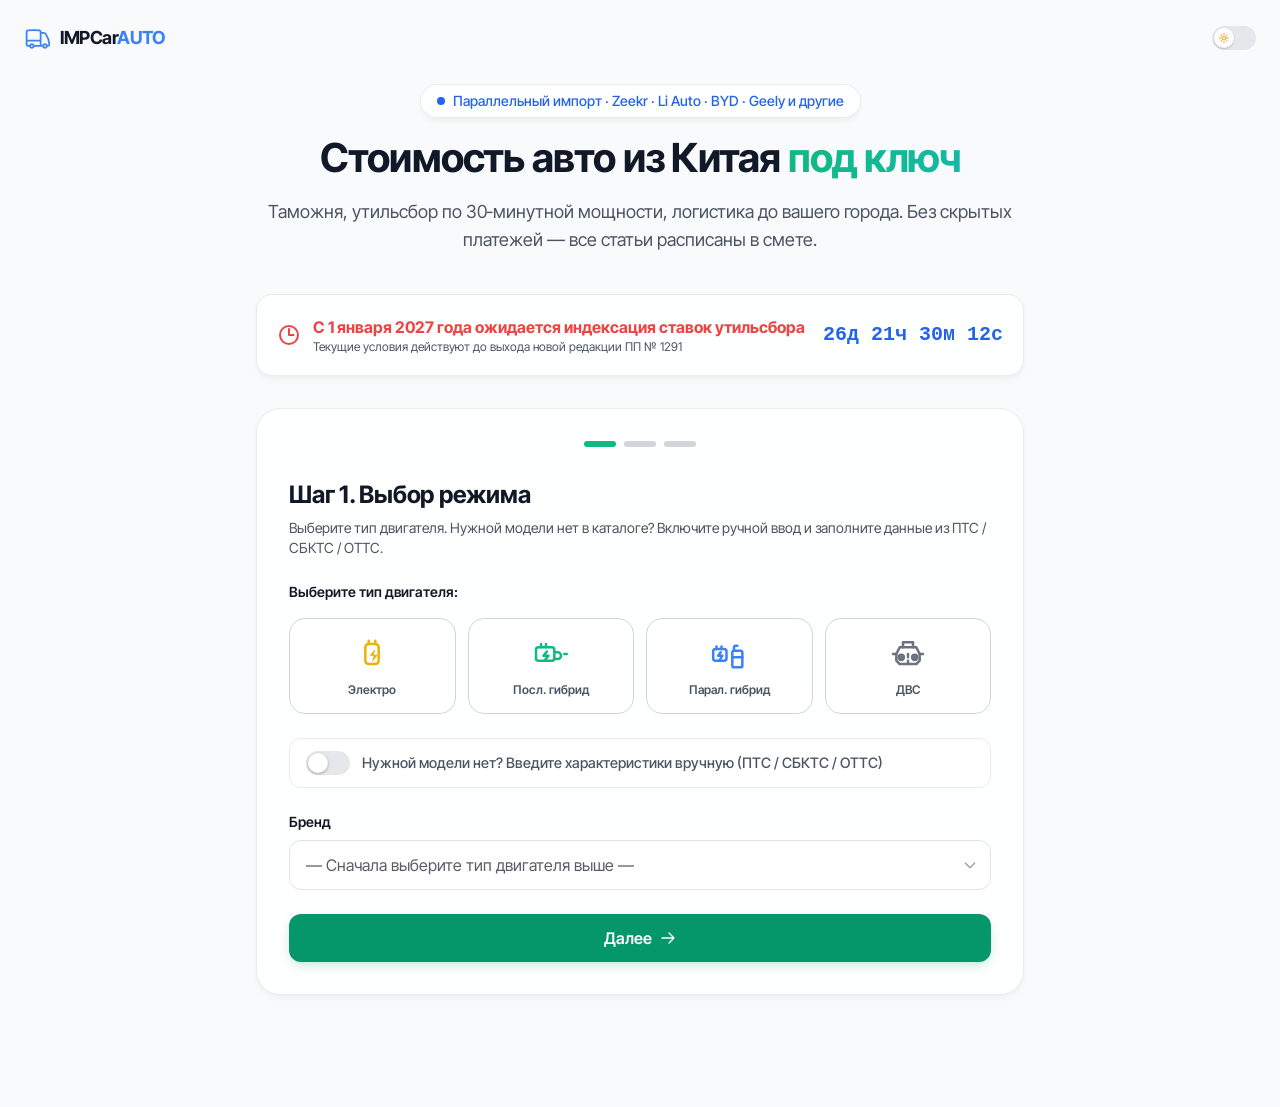
<file: index.backup-before-4.1.html>
<!DOCTYPE html>
<html lang="ru" class="dark">
<head>
<meta charset="UTF-8">
<meta name="viewport" content="width=device-width, initial-scale=1.0, viewport-fit=cover">
<title>Авто из Китая под ключ | Прозрачный расчёт 2026–2027</title>
<meta name="description" content="Калькулятор стоимости авто из Китая под ключ: таможня, утильсбор по 30-минутной мощности, логистика.">

<link rel="preconnect" href="https://fonts.googleapis.com">
<link rel="preconnect" href="https://fonts.gstatic.com" crossorigin>
<link href="https://fonts.googleapis.com/css2?family=Inter+Tight:wght@400;500;600;700&display=swap" rel="stylesheet">
<link rel="icon" href="data:image/svg+xml,<svg xmlns='http://www.w3.org/2000/svg' viewBox='0 0 100 100'><text y='.9em' font-size='90'>🚗</text></svg>">

<link rel="stylesheet" href="styles.css">
<style>
:root {
  --text-main:#111827; --text-muted:#4b5563; --bg-body:#f9fafb;
  --glass-bg:rgba(255,255,255,.85); --glass-border:rgba(0,0,0,.08);
  --field-bg:#ffffff; --field-border:#d1d5db;
  --toggle-bg:#e5e7eb; --toggle-active:#2563eb; --focus-ring:rgba(37,99,235,.3);
  --success:#059669;
  --cta:#059669; --cta-hover:#0477;
}
.dark {
  --text-main:#f3f4f6; --text-muted:#9ca3af; --bg-body:#070b14;
  --glass-bg:rgba(15,23,42,.82);
  --glass-border:rgba(255,255,255,.1);
  --field-bg:rgba(255,255,255,.05); --field-border:rgba(255,255,255,.15);
  --toggle-bg:#374151; --toggle-active:#00F0FF; --focus-ring:rgba(0,240,255,.3);
  --success:#8fbf7f;
  --cta:#10b981; --cta-hover:#059669;
}
html,body{
  font-family:'Inter Tight',system-ui,sans-serif; -webkit-font-smoothing:antialiased;
  color:var(--text-main); background-color:var(--bg-body);
  transition:background-color .3s ease,color .3s ease;
  min-height:100vh; min-height:100dvh; overflow-x:hidden;
}
h1{font-size:clamp(1.75rem,4vw + 1rem,2.5rem);line-height:1.2;letter-spacing:-.02em}
h2{font-size:clamp(1.25rem,2vw + 1rem,1.5rem);line-height:1.3;letter-spacing:-.01em}

b, .num, #countdown, #specPeak, #specK30, #specCc, #specPrice, #specTotalKw,
#customPrice, #mPrice, #mCc, #mHpIce, #mKwEl, .engine-btn .text-xs {
  font-variant-numeric: tabular-nums;
  font-feature-settings: "tnum";
}

.hero-bg{position:fixed;inset:0;z-index:-2;background-image:url('hero-bg.jpg');background-size:cover;background-position:center;filter:blur(8px) brightness(.9);transform:scale(1.1)}
.dark .hero-bg{filter:blur(8px) brightness(.3)}
.hero-overlay{position:fixed;inset:0;z-index:-1;background:linear-gradient(180deg,rgba(249,250,251,.7) 0%,rgba(249,250,251,.95) 100%)}
.dark .hero-overlay{background:linear-gradient(180deg,rgba(7,11,20,.6) 0%,rgba(7,11,20,.95) 100%)}

.glass{background:var(--glass-bg);backdrop-filter:blur(16px) saturate(180%);-webkit-backdrop-filter:blur(16px) saturate(180%);border:1px solid var(--glass-border);box-shadow:0 4px 6px -1px rgba(0,0,0,.05)}
.dark .glass{box-shadow:0 10px 30px -10px rgba(0,0,0,.5),inset 0 1px 0 rgba(255,255,255,.05)}

.field{background:var(--field-bg);border:1px solid var(--field-border);border-radius:12px;padding:12px 16px;min-height:48px;transition:all .2s ease;color:var(--text-main);width:100%;font-size:16px;appearance:none}
.dark select.field{color:#fff !important;background-color:#1e293b;border-color:rgba(255,255,255,.2)}
.dark select.field option{color:#fff;background-color:#1e293b}
.field:focus,.field:focus-visible{outline:none;border-color:var(--toggle-active);box-shadow:0 0 0 4px var(--focus-ring)}
.field.error-field{border-color:#ef4444 !important;box-shadow:0 0 0 4px rgba(239,68,68,.2) !important;animation:shake .4s cubic-bezier(.36,.07,.19,.97) both}
select.field{background-image:url("data:image/svg+xml,%3Csvg xmlns='http://www.w3.org/2000/svg' fill='none' viewBox='0 0 24 24' stroke='%236b7280'%3E%3Cpath stroke-linecap='round' stroke-linejoin='round' stroke-width='2' d='M19 9l-7 7-7-7'%3E%3C/path%3E%3C/svg%3E");background-repeat:no-repeat;background-position:right 12px center;background-size:16px;padding-right:40px}
.dark select.field{background-image:url("data:image/svg+xml,%3Csvg xmlns='http://www.w3.org/2000/svg' fill='none' viewBox='0 0 24 24' stroke='%23ffffff'%3E%3Cpath stroke-linecap='round' stroke-linejoin='round' stroke-width='2' d='M19 9l-7 7-7-7'%3E%3C/path%3E%3C/svg%3E")}

.wcag-switch{display:flex;align-items:center;gap:12px;cursor:pointer;padding:12px 16px;border-radius:12px;border:1px solid var(--glass-border);background:var(--field-bg);transition:all .2s;user-select:none;min-height:48px;touch-action:manipulation}
.wcag-switch:hover{border-color:var(--toggle-active)}
.wcag-switch:focus-visible{outline:none;box-shadow:0 0 0 4px var(--focus-ring)}
.wcag-switch[aria-pressed="true"]{border-color:var(--toggle-active);background:rgba(37,99,235,.05)}
.dark .wcag-switch[aria-pressed="true"]{background:rgba(0,240,255,.08)}
.switch-track{width:44px;height:24px;background:var(--toggle-bg);border-radius:99px;position:relative;transition:.3s;flex-shrink:0}
.switch-thumb{width:20px;height:20px;background:#fff;border-radius:50%;position:absolute;top:2px;left:2px;transition:.3s cubic-bezier(.4,0,.2,1);box-shadow:0 1px 3px rgba(0,0,0,.3)}
.wcag-switch[aria-pressed="true"] .switch-track{background:var(--toggle-active)}
.wcag-switch[aria-pressed="true"] .switch-thumb{left:22px}
.switch-text{font-weight:500;font-size:.9rem;color:var(--text-muted);transition:.2s}
.wcag-switch[aria-pressed="true"] .switch-text{color:var(--text-main);font-weight:600}

.engine-btn{background:var(--field-bg);border:1px solid var(--field-border);transition:all .3s cubic-bezier(.4,0,.2,1);color:var(--text-muted);min-height:96px;border-radius:16px;display:flex;flex-direction:column;align-items:center;justify-content:center;gap:8px;cursor:pointer;position:relative;overflow:hidden;touch-action:manipulation}
.engine-btn:hover{border-color:var(--toggle-active);transform:translateY(-2px);box-shadow:0 4px 12px rgba(0,0,0,.05)}
.engine-btn:focus-visible{outline:none;box-shadow:0 0 0 4px var(--focus-ring)}
.engine-btn.selected{border-color:var(--toggle-active);background:rgba(37,99,235,.05);color:var(--text-main);box-shadow:inset 0 2px 4px rgba(0,0,0,.05),0 0 0 1px var(--toggle-active);transform:translateY(1px)}
.dark .engine-btn.selected{background:rgba(0,240,255,.08);color:#fff;box-shadow:inset 0 2px 8px rgba(0,0,0,.2),0 0 20px rgba(0,240,255,.15)}
.engine-btn svg{width:40px;height:40px;transition:transform .3s}

@keyframes hintPress{0%,100%{transform:translateY(0);border-color:var(--field-border);box-shadow:none}50%{transform:translateY(2px);border-color:var(--toggle-active);box-shadow:0 0 15px rgba(0,240,255,.2);background:rgba(0,240,255,.05)}}
.hint-animate{animation:hintPress 2s infinite ease-in-out}
.hint-animate:nth-child(1){animation-delay:0s}.hint-animate:nth-child(2){animation-delay:.5s}
.hint-animate:nth-child(3){animation-delay:1s}.hint-animate:nth-child(4){animation-delay:1.5s}

@keyframes electricPulse{0%{stroke-dashoffset:24;opacity:.5}50%{opacity:1;filter:drop-shadow(0 0 4px #eab308)}100%{stroke-dashoffset:0;opacity:.5}}
.ev-bolt{stroke-dasharray:24;animation:electricPulse 1.5s linear infinite}

.unit-toggle{display:inline-flex;gap:2px;background:var(--field-bg);border:1px solid var(--field-border);border-radius:8px;padding:2px}
.unit-btn{padding:8px 12px;min-height:40px;font-size:.72rem;cursor:pointer;border-radius:6px;color:var(--text-muted);transition:all .2s;font-weight:600;border:none;background:transparent;touch-action:manipulation;display:inline-flex;align-items:center;justify-content:center}
#specIcon svg{width:100%;height:100%}
.unit-btn.active{background:var(--toggle-active);color:#fff;box-shadow:0 1px 2px rgba(0,0,0,.1)}
.dark .unit-btn.active{color:#070b14}

.btn-primary{background:var(--cta);color:#fff;font-weight:600;border-radius:12px;transition:all .2s ease;border:none;cursor:pointer;box-shadow:0 4px 14px -4px rgba(5,150,105,.35);min-height:48px;display:inline-flex;align-items:center;justify-content:center;gap:8px;touch-action:manipulation}
.btn-primary:hover{background:var(--cta-hover);transform:translateY(-2px);box-shadow:0 8px 20px -4px rgba(5,150,105,.45);filter:brightness(1.03)}
.btn-primary:active{transform:translateY(0)}
.btn-primary:focus-visible{outline:none;box-shadow:0 0 0 4px rgba(16,1,129,.4)}
.btn-secondary{background:transparent;border:1px solid var(--field-border);color:var(--text-main);border-radius:12px;transition:all .2s ease;cursor:pointer;min-height:48px;display:inline-flex;align-items:center;justify-content:center;gap:8px;font-weight:500;touch-action:manipulation}
.btn-secondary:hover{background:var(--field-bg);border-color:var(--text-muted)}
.btn-secondary:focus-visible{outline:none;box-shadow:0 0 0 4px var(--focus-ring)}

.theme-toggle{width:44px;height:24px;background:var(--toggle-bg);border-radius:99px;position:relative;cursor:pointer;transition:.3s;border:none;padding:0;touch-action:manipulation}
.theme-toggle::before{content:'';position:absolute;inset:-10px -6px;}
.theme-toggle:focus-visible{outline:none;box-shadow:0 0 0 4px var(--focus-ring)}
.theme-thumb{width:20px;height:20px;background:#fff;border-radius:50%;position:absolute;top:2px;left:2px;transition:.3s cubic-bezier(.4,0,.2,1);display:flex;align-items:center;justify-content:center;box-shadow:0 1px 2px rgba(0,0,0,.2)}
.theme-thumb svg{width:12px;height:12px;color:#f59e0b}
.dark .theme-thumb{left:22px;background:#1f2937}
.dark .theme-thumb svg{color:#e5e7eb}

html.js-ready .reveal{opacity:0;transform:translateY(20px);transition:all .6s cubic-bezier(.16,1,.3,1)}
html.js-ready .reveal.active{opacity:1;transform:translateY(0)}
.delay-100{transition-delay:.1s}.delay-200{transition-delay:.2s}

@keyframes slideDownFade{from{opacity:0;transform:translateY(-12px)}to{opacity:1;transform:none}}
.animate-slide-down{animation:slideDownFade .4s cubic-bezier(.16,1,.3,1)}

.estimate-warn{background:rgba(245,158,11,.12);border:1px solid rgba(245,158,11,.35);color:#92400e;border-radius:12px;padding:12px;font-size:.75rem;line-height:1.5;margin-top:12px}
.dark .estimate-warn{color:#fcd34d}
.hidden{display:none!important}
.legal-note{background:var(--field-bg);border:1px solid var(--glass-border);border-radius:12px;padding:14px;font-size:.72rem;line-height:1.55;color:var(--text-muted)}
.legal-note b{color:var(--text-main)}

.trust-chip{display:inline-flex;align-items:center;gap:6px;font-size:11px;font-weight:500;padding:6px 10px;border-radius:999px;background:var(--field-bg);border:1px solid var(--glass-border);color:var(--text-muted)}

.sticky-summary{position:sticky;top:24px}

@keyframes shake{10%,90%{transform:translate3d(-1px,0,0)}20%,80%{transform:translate3d(2px,0,0)}30%,50%,70%{transform:translate3d(-4px,0,0)}40%,60%{transform:translate3d(4px,0,0)}}

@media (hover:none) and (pointer:coarse){
  .reveal{opacity:1 !important;transform:none !important;transition:none !important}
  .engine-btn:hover,.btn-primary:hover,.btn-secondary:hover{transform:none !important}
}
@media (prefers-reduced-motion:reduce){
  *,*::before,*::after{animation-duration:.01ms !important;animation-iteration-count:1 !important;transition-duration:.01ms !important;scroll-behavior:auto !important}
  .reveal{opacity:1;transform:none}.hint-animate,.ev-bolt{animation:none}
}
@supports (padding:max(0px)){.safe-bottom{padding-bottom:max(1rem,env(safe-area-inset-bottom))}}
::-webkit-scrollbar{width:8px;height:8px}::-webkit-scrollbar-track{background:transparent}
::-webkit-scrollbar-thumb{background:var(--field-border);border-radius:4px}
::-webkit-scrollbar-thumb:hover{background:var(--text-muted)}

#resultBox b, #resultBox .text-2xl, #resultBox .text-3xl{ white-space:nowrap; }
#resultBox .text-sm{ font-size:.8125rem; line-height:1.35; }
#resultBox .text-xs{ font-size:.6875rem; }
#resultBox .text-lg{ font-size:.9375rem; letter-spacing:-.01em; }
@media (max-width:360px){
  .unit-toggle{ flex-wrap:wrap; }
  #resultBox .flex.justify-between{ flex-wrap:wrap; row-gap:2px; }
  #resultBox b{ white-space:normal; word-break:keep-all; }
}
</style>

<script>
(function(){try{
  var t=localStorage.getItem('theme');
  var light = t==='light' || (!t && matchMedia('(prefers-color-scheme: light)').matches);
  if(light) document.documentElement.classList.remove('dark');
}catch(e){}})();
</script>
</head>

<body class="antialiased safe-bottom">
<div class="hero-bg"></div>
<div class="hero-overlay"></div>

<header class="max-w-screen-xl mx-auto px-4 sm:px-6 pt-6 flex items-center justify-between gap-4 reveal active">
  <div class="flex items-center gap-2">
    <svg class="w-7 h-7 text-brand" fill="none" viewBox="0 0 24 24" stroke="currentColor" stroke-width="1.5"><path stroke-linecap="round" stroke-linejoin="round" d="M8.25 18.75a1.5 1.5 0 01-3 0m3 0a1.5 1.5 0 00-3 0m3 0h6m-9 0H3.375a1.125 1.125 0 01-1.125-1.125V14.25m17.25 4.5a1.5 1.5 0 01-3 0m3 0a1.5 1.5 0 00-3 0m3 0h1.125c.621 0 1.129-.504 1.09-1.124a17.902 17.902 0 00-3.213-9.193 2.056 2.056 0 00-1.58-.86H14.25M16.5 18.75h-2.25m0-11.177v-.958c0-.568-.422-1.048-.987-1.106a48.554 48.554 0 00-10.026 0 1.106 1.106 0 00-.987 1.106v7.635m12-6.677v6.677m0 4.5v-4.5m0 0h-12"/></svg>
    <span class="font-bold tracking-tight text-lg" style="color:var(--text-main)">IMPCar<span class="text-brand">AUTO</span></span>
  </div>
  <div class="flex items-center gap-3 sm:gap-4">
    <div id="rateBox" class="glass rounded-full px-3 py-1.5 text-xs sm:text-sm font-medium hidden sm:block" style="color:var(--text-muted)">Курс: загружаем…</div>
    <button class="theme-toggle" onclick="toggleTheme()" aria-label="Переключить тему"><div class="theme-thumb" id="themeIcon"></div></button>
  </div>
</header>

<main class="max-w-screen-xl mx-auto px-4 sm:px-6 pb-24 pt-8">

  <section class="text-center mb-10 reveal active delay-100 max-w-3xl mx-auto">
    <div class="inline-flex items-center gap-2 glass rounded-full px-4 py-1.5 text-xs sm:text-sm mb-4 font-medium" style="color:var(--toggle-active)">
      <span class="w-2 h-2 rounded-full bg-current animate-pulse"></span> Параллельный импорт · Zeekr · Li Auto · BYD · Geely и другие
    </div>
    <h1 class="font-bold mb-4" style="color:var(--text-main)">Стоимость авто из Китая <span class="text-transparent bg-clip-text bg-gradient-to-r from-emerald-500 to-teal-500">под ключ</span></h1>
    <p class="text-base sm:text-lg" style="color:var(--text-muted)">Таможня, утильсбор по 30‑минутной мощности, логистика до вашего города. Без скрытых платежей — все статьи расписаны в смете.</p>
  </section>

  <section class="max-w-3xl mx-auto mb-8 reveal active delay-200">
    <div class="glass rounded-2xl p-4 sm:p-5 flex flex-col sm:flex-row items-center justify-between gap-4 text-center sm:text-left">
      <div class="flex items-center gap-3">
        <svg class="w-6 h-6 text-red-500 shrink-0" fill="none" viewBox="0 0 24 24" stroke="currentColor" stroke-width="2"><path stroke-linecap="round" stroke-linejoin="round" d="M12 6v6h4.5m4.5 0a9 9 0 11-18 0 9 9 0 0118 0z"/></svg>
        <div>
          <div class="font-bold text-sm sm:text-base text-red-500">С 1 января 2027 года ожидается индексация ставок утильсбора</div>
          <div class="text-xs" style="color:var(--text-muted)">Текущие условия действуют до выхода новой редакции ПП № 1291</div>
        </div>
      </div>
         <div id="countdown" class="font-mono font-bold text-lg sm:text-xl whitespace-nowrap" style="color:var(--toggle-active)">
        <span id="days">00</span>д <span id="hours">00</span>ч <span id="minutes">00</span>м <span id="seconds">00</span>с
      </div>
    </div>
  </section>

  <div class="max-w-3xl mx-auto glass rounded-3xl p-5 sm:p-8 reveal active delay-200" id="calcCard">

    <div class="flex items-center justify-center gap-2 mb-8" id="stepDots">
      <span class="w-8 h-1.5 rounded-full bg-emerald-500 transition-all duration-300" data-i="1"></span>
      <span class="w-8 h-1.5 rounded-full bg-gray-300 dark:bg-gray-700 transition-all duration-300" data-i="2"></span>
      <span class="w-8 h-1.5 rounded-full bg-gray-300 dark:bg-gray-700 transition-all duration-300" data-i="3"></span>
    </div>

    <!-- ШАГ 1 -->
    <div class="wizard-step" data-step="1">
      <h2 class="font-bold mb-2">Шаг 1. Выбор режима</h2>
      <p class="text-sm mb-6" style="color:var(--text-muted)">Выберите тип двигателя. Нужной модели нет в каталоге? Включите ручной ввод и заполните данные из ПТС / СБКТС / ОТТС.</p>

      <p class="text-sm font-semibold mb-4" style="color:var(--text-main)">Выберите тип двигателя:</p>
      <div class="grid grid-cols-2 sm:grid-cols-4 gap-3 mb-6" id="engineTypeGrid">
        <button type="button" class="engine-btn hint-animate" data-type="EV" aria-label="Электромобиль">
          <svg class="text-yellow-500" viewBox="0 0 24 24" fill="none" stroke="currentColor" stroke-width="1.5" stroke-linecap="round" stroke-linejoin="round">
            <rect x="8" y="6" width="8" height="12" rx="2"/><path d="M10 6V4m4 2V4"/>
            <path class="ev-bolt" d="M13.5 9.5L10.5 13h2.5l-1 4 3.5-4.5H13l1-3z" fill="currentColor" stroke="none"/>
          </svg>
          <span class="text-xs font-semibold">Электро</span>
        </button>
        <button type="button" class="engine-btn hint-animate" data-type="SEQ_HYBRID" aria-label="Последовательный гибрид">
          <svg class="text-emerald-500" viewBox="0 0 24 24" fill="none" stroke="currentColor" stroke-width="1.5" stroke-linecap="round" stroke-linejoin="round">
            <rect x="3" y="8" width="11" height="8" rx="1.5"/><path d="M6 8V6m3 2V6"/><path d="M9.5 10.5l-2 2.5h3l-2 2.5"/><path d="M14 11h2a2 2 0 012 2v0a2 2 0 01-2 2h-2"/><path d="M20 12h1.5"/>
          </svg>
          <span class="text-xs font-semibold">Посл. гибрид</span>
        </button>
        <button type="button" class="engine-btn hint-animate" data-type="PAR_HYBRID" aria-label="Параллельный гибрид">
          <svg class="text-brand" viewBox="0 0 24 24" fill="none" stroke="currentColor" stroke-width="1.5" stroke-linecap="round" stroke-linejoin="round">
            <rect x="2.5" y="9" width="8" height="7" rx="1.5"/><path d="M4.5 9V7.5m3 1.5V7.5"/><path d="M7 11l-1.5 2h2.5L6.5 15.5"/><path d="M15 10h4a1 1 0 011 1v8a1 1 0 01-1 1h-4a1 1 0 01-1-1v-8a1 1 0 011-1z"/><path d="M15 10V8a1 1 0 011-1h1"/><path d="M14 14h6"/>
          </svg>
          <span class="text-xs font-semibold">Парал. гибрид</span>
        </button>
        <button type="button" class="engine-btn hint-animate" data-type="ICE" aria-label="ДВС">
          <svg class="text-gray-500 dark:text-gray-400" viewBox="0 0 24 24" fill="none" stroke="currentColor" stroke-width="1.5" stroke-linecap="round" stroke-linejoin="round">
            <path d="M7 8l-2 4v4l2 2h10l2-2v-4l-2-4H7z"/><path d="M9 8V5h6v3"/><path d="M12 12v6" stroke-dasharray="2 2"/><circle cx="8" cy="14" r="1.5" fill="currentColor"/><circle cx="16" cy="14" r="1.5" fill="currentColor"/><path d="M5 12H3m18 0h-2"/>
          </svg>
          <span class="text-xs font-semibold">ДВС</span>
        </button>
      </div>

      <div id="manualSwitchStep1" class="wcag-switch mb-6" role="switch" aria-pressed="false" tabindex="0"
           onclick="toggleManualModeFromStep1()"
           onkeydown="if(event.key==='Enter'||event.key===' '){event.preventDefault();toggleManualModeFromStep1();}">
        <div class="switch-track"><div class="switch-thumb"></div></div>
        <div class="switch-text" id="switchLabelStep1">Нужной модели нет? Введите характеристики вручную (ПТС / СБКТС / ОТТС)</div>
      </div>

      <!-- КАТАЛОГ -->
      <div id="catalogModeStep1">
        <div id="brandWrap">
          <label class="block text-sm font-semibold mb-2" for="brandSel">Бренд</label>
          <select id="brandSel" class="field mb-6" disabled aria-label="Выберите бренд"><option value="">— Сначала выберите тип двигателя выше —</option></select>
        </div>
        <button id="nextBtn1" class="btn-primary w-full text-base" onclick="nextFrom1()">
          Далее <svg class="w-4 h-4" fill="none" viewBox="0 0 24 24" stroke="currentColor" stroke-width="2"><path stroke-linecap="round" stroke-linejoin="round" d="M13.5 4.5L21 12m0 0l-7.5 7.5M21 12H3"/></svg>
        </button>
      </div>

      <!-- РУЧНОЙ РЕЖИМ (перенесён на Шаг 1, под выбор типа двигателя) -->
      <div id="manualPanel" class="glass rounded-xl p-3 sm:p-4 mb-4 hidden" style="background:var(--field-bg)">
        <div class="mb-3">
          <label class="block text-xs font-semibold mb-1" for="mEngineType" style="color:var(--text-muted)">Тип двигателя (ПТС / СБКТС / ОТТС)</label>
          <select id="mEngineType" class="field text-sm font-bold" style="color:var(--toggle-active)">
            <option value="EV">⚡ Электромобиль</option>
            <option value="SEQ_HYBRID">🔋 Последовательный гибрид</option>
            <option value="PAR_HYBRID">🔄 Параллельный гибрид</option>
            <option value="ICE">🛢️ ДВС (бензин / дизель)</option>
          </select>
        </div>
        <div class="grid grid-cols-2 gap-3 mb-3">
          <div><label class="block text-xs font-semibold mb-1" for="mYear" style="color:var(--text-muted)">Год выпуска</label><select id="mYear" class="field text-sm"></select></div>
          <div><label class="block text-xs font-semibold mb-1" for="mMonth" style="color:var(--text-muted)">Месяц</label><select id="mMonth" class="field text-sm"></select></div>
        </div>
        <div id="mCcWrap" class="mb-3"><label class="block text-xs font-semibold mb-1" for="mCc" style="color:var(--text-muted)">Объём ДВС (см³)</label><input id="mCc" type="number" class="field text-sm" placeholder="1998" inputmode="numeric"></div>
        <div class="grid grid-cols-3 gap-3 mb-3">
          <div class="col-span-2"><label class="block text-xs font-semibold mb-1" for="mPrice" style="color:var(--text-muted)">Стоимость</label><input id="mPrice" type="number" class="field text-sm" placeholder="139800" inputmode="numeric"></div>
          <div><label class="block text-xs font-semibold mb-1" for="mCur" style="color:var(--text-muted)">Валюта</label><select id="mCur" class="field text-sm"><option value="CNY">¥ CNY</option><option value="USD">$ USD</option><option value="EUR">€ EUR</option></select></div>
        </div>
        <div id="deliverySwitch" class="wcag-switch mb-3" role="switch" aria-pressed="true" tabindex="0"
             onclick="toggleDelivery()"
             onkeydown="if(event.key==='Enter'||event.key===' '){event.preventDefault();toggleDelivery();}">
          <div class="switch-track"><div class="switch-thumb"></div></div>
          <div class="switch-text" id="deliveryLabel">🚚 Доставка до моего города</div>
        </div>
        <div id="mCityWrap" class="mb-3">
          <label class="block text-xs font-semibold mb-1" for="mCitySel" style="color:var(--text-muted)">Город получения</label>
          <select id="mCitySel" class="field text-sm"></select>
        </div>
        <div id="mHpWrap" class="mb-3"><label class="block text-xs font-semibold mb-1" for="mHpIce" style="color:var(--text-muted)">Мощность ДВС (л.с.)</label><input id="mHpIce" type="number" class="field text-sm" placeholder="112" inputmode="numeric"></div>
        <div id="mKwWrap" class="mb-3">
          <label class="block text-xs font-semibold mb-1" for="mKwEl" style="color:var(--text-muted)">Пиковая мощность электромотора (кВт)</label>
          <input id="mKwEl" type="number" class="field text-sm" placeholder="175" inputmode="decimal">
          <div id="mEstimateWarn" class="estimate-warn hidden">
            ⚠️ <b>Оценка:</b> 30‑минутная мощность не указана — расчёт по 45 % от пиковой. Точная сумма утильсбора определяется по ОТТС / СБКТС / ЭПТС.
          </div>
        </div>
        <div class="flex items-start gap-3" id="mKnowWrap">
          <input id="mKnow" type="checkbox" class="mt-1 w-5 h-5 rounded cursor-pointer" style="accent-color:var(--toggle-active)" aria-label="Я знаю точную 30-минутную мощность">
          <label for="mKnow" class="text-xs leading-snug cursor-pointer" style="color:var(--text-muted)">Я знаю точную 30‑минутную мощность из ОТТС / ЭПТС — введу её в поле выше</label>
        </div>
        <div id="ageTransitionWarn" class="estimate-warn hidden"></div> 
      </div>
      <button id="nextBtn1Manual" class="btn-primary w-full text-base hidden" onclick="nextFrom1Manual()">
        Далее <svg class="w-4 h-4" fill="none" viewBox="0 0 24 24" stroke="currentColor" stroke-width="2"><path stroke-linecap="round" stroke-linejoin="round" d="M13.5 4.5L21 12m0 0l-7.5 7.5M21 12H3"/></svg>
      </button>
    </div>

    <!-- ШАГ 2 -->
    <div class="wizard-step hidden" data-step="2">
      <h2 class="font-bold mb-2">Шаг 2. Характеристики</h2>
      <p class="text-sm mb-5" style="color:var(--text-muted)" id="step2Desc">Выберите модель и комплектацию из каталога.</p>

      <!-- КАТАЛОГ -->
      <div id="catalogBlock" class="mb-4">
        <label class="block text-xs font-semibold mb-1" for="modelSel" style="color:var(--text-muted)">Модель</label>
        <select id="modelSel" class="field text-sm mb-3" disabled aria-label="Выберите модель"><option value="">— Сначала бренд —</option></select>
        <label class="block text-xs font-semibold mb-1" for="trimSel" style="color:var(--text-muted)">Комплектация</label>
        <select id="trimSel" class="field text-sm" disabled aria-label="Выберите комплектацию"><option value="">— Сначала модель —</option></select>
      </div>

      <!-- КАРТОЧКА ХАРАКТЕРИСТИК -->
      <div id="specCard" class="glass rounded-xl p-3 sm:p-4 mb-4 hidden" style="background:var(--field-bg)">
        <div class="flex items-start gap-3">
          <div id="specIcon" class="shrink-0 w-10 h-8 flex items-center justify-center" style="color:var(--toggle-active)"></div>
          <div class="text-xs w-full">
            <div class="flex justify-between items-center gap-2 py-1"><span style="color:var(--text-muted)">Тип:</span><b id="specType" style="color:var(--text-main)"></b></div>
            <div class="flex justify-between items-center gap-2 py-1">
              <span style="color:var(--text-muted)">Пиковая мощность:</span>
              <span class="flex items-center gap-1.5"><b id="specPeak" class="text-yellow-500"></b>
                <span class="unit-toggle" id="peakUnitToggle"><button type="button" class="unit-btn active" data-unit="kw">кВт</button><button type="button" class="unit-btn" data-unit="hp">л.с.</button></span>
              </span>
            </div>
            <div class="flex justify-between items-center gap-2 py-1" id="k30Row">
              <span style="color:var(--text-muted)">30‑мин мощность:</span>
              <span class="flex items-center gap-1.5"><b id="specK30" style="color:var(--toggle-active)"></b>
                <span class="unit-toggle" id="k30UnitToggle"><button type="button" class="unit-btn active" data-unit="kw">кВт</button><button type="button" class="unit-btn" data-unit="hp">л.с.</button></span>
              </span>
            </div>
            <div id="k30Hint" class="py-0.5 text-[11px]" style="color:var(--text-muted)"></div>
            <div id="specCcRow" class="flex justify-between items-center gap-2 py-1"><span style="color:var(--text-muted)">Объём ДВС:</span><b id="specCc" style="color:var(--text-main)"></b></div>
            <div id="specNotesRow" class="py-0.5 text-[11px]" style="color:var(--text-muted)"><span id="specNotes"></span></div>
            <div id="specPriceRow" class="flex justify-between items-center gap-2 py-1"><span style="color:var(--text-muted)">Ориентировочная цена в Китае:</span><b id="specPrice" style="color:var(--text-main)"></b></div>
            <div class="flex justify-between items-center gap-2 pt-1.5 mt-1 border-t font-semibold" style="border-color:var(--glass-border)">
              <span style="color:var(--text-muted)">Итоговая мощность для утиля:</span><b id="specTotalKw" style="color:var(--toggle-active)"></b>
            </div>
          </div>
        </div>
      </div>

      <!-- ЦЕНА -->
      <div id="priceBlock" class="mb-4">
        <label class="block text-xs font-semibold mb-1" for="customPrice" style="color:var(--text-muted)">Ваша цена (если известна):</label>
        <div class="grid grid-cols-3 gap-3">
          <div class="col-span-2"><input id="customPrice" type="number" class="field text-sm" placeholder="Например, 105800" inputmode="numeric"></div>
          <div><select id="currencySel" class="field text-sm" aria-label="Валюта цены"><option value="CNY">¥ CNY</option><option value="USD">$ USD</option><option value="EUR">€ EUR</option></select></div>
        </div>
      </div>

      <!-- ВОЗРАСТ -->
      <div id="ageBlock" class="mb-3">
        <label class="block text-xs font-semibold mb-1" for="ageSel" style="color:var(--text-muted)">Возраст автомобиля</label>
        <select id="ageSel" class="field text-sm mb-1" aria-label="Возраст автомобиля">
          <option value="new">До 3 лет</option><option value="mid">От 3 до 5 лет</option><option value="old">Старше 5 лет</option>
        </select>
        <p class="text-[11px]" style="color:var(--text-muted)">Для утильсбора действуют 2 категории: до 3 лет и старше 3 лет.</p>
      </div>

      <!-- ГОД ВВОЗА -->
      <label class="block text-xs font-semibold mb-1" for="yearSel" style="color:var(--text-muted)">Планируемый год ввоза</label>
      <select id="yearSel" class="field text-sm mb-1" aria-label="Год ввоза">
        <option value="2026">2026 (текущие ставки)</option>
        <option value="2027">2027 (+10% индексация)</option>
      </select>
      <p class="text-[11px] mb-5" style="color:var(--text-muted)">*Ставки 2027 года — по таблице индексации ПП РФ №1291.</p>

      <div class="flex gap-3">
        <button class="btn-secondary px-6" onclick="gotoStep(1)" aria-label="Назад">
          <svg class="w-4 h-4" fill="none" viewBox="0 0 24 24" stroke="currentColor" stroke-width="2"><path stroke-linecap="round" stroke-linejoin="round" d="M10.5 19.5L3 12m0 0l7.5-7.5M3 12h18"/></svg> Назад
        </button>
        <button id="nextBtn2" class="btn-primary flex-1" onclick="nextFrom2()" aria-label="Далее">
          Далее <svg class="w-4 h-4" fill="none" viewBox="0 0 24 24" stroke="currentColor" stroke-width="2"><path stroke-linecap="round" stroke-linejoin="round" d="M13.5 4.5L21 12m0 0l-7.5 7.5M21 12H3"/></svg>
        </button>
      </div>
    </div>

    <!-- ШАГ 3 -->
    <div class="wizard-step hidden" data-step="3">
      <h2 class="font-bold mb-2">Шаг 3. Доставка и расчёт</h2>
      <p class="text-sm mb-6" style="color:var(--text-muted)">Логистика зависит от региона получения.</p>

      <div class="lg:grid lg:grid-cols-5 lg:gap-6">
        <div class="lg:col-span-3">
          <div id="cityBlockFinal" class="mb-4">
            <label class="block text-xs font-semibold mb-1" for="citySel" style="color:var(--text-muted)">Город получения</label>
            <select id="citySel" class="field text-sm" aria-label="Город доставки"></select>
          </div>

          <div class="flex flex-wrap gap-2 mb-4">
            <span class="trust-chip">📜 ПП РФ №1291 от 26.12.2013</span>
            <span class="trust-chip">🗓 Ставки актуальны на 2026 г.</span>
            <span class="trust-chip">⚖️ Расчёт по данным ОТТС/СБКТС</span>
          </div>

          <div class="legal-note mb-6">
            <b>Правовая основа расчёта.</b> Утилизационный сбор для легковых автомобилей (категория M1) рассчитывается по Постановлению Правительства РФ № 1291 в действующей редакции: базовая ставка — 20 000 ₽; льгота для физлиц на личное пользование — коэффициенты 0,17 (до 3 лет) и 0,26 (старше 3 лет). 30‑минутная мощность принимается по данным ОТТС / СБКТС / ЭПТС. Для автомобилей, ввозимых не для личного пользования, применяются повышающие коэффициенты. При расхождении заявленной и таможенной стоимости таможенный орган вправе пересчитать пошлины, НДС, акциз и утилизационный сбор по собственной оценке; итоговые суммы фиксируются в решении таможенного органа. Точные действующие ставки и коэффициенты уточняйте у вашего таможенного представителя.
          </div>

          <div class="flex gap-3 mb-6">
            <button class="btn-secondary px-6" onclick="gotoStep(2)" aria-label="Назад">
              <svg class="w-4 h-4" fill="none" viewBox="0 0 24 24" stroke="currentColor" stroke-width="2"><path stroke-linecap="round" stroke-linejoin="round" d="M10.5 19.5L3 12m0 0l7.5-7.5M3 12h18"/></svg> Назад
            </button>
            <button id="calcBtn" class="btn-primary flex-1" onclick="calculatePrice()" aria-label="Рассчитать стоимость">Рассчитать стоимость</button>
          </div>
        </div>

        <aside class="lg:col-span-2 lg:pt-0">
          <div class="sticky-summary" id="summaryWrap">
            <div id="summaryPlaceholder" class="glass rounded-xl p-4" style="background:var(--field-bg)">
              <div class="flex items-center gap-2 mb-2">
                <svg class="w-5 h-5" style="color:var(--toggle-active)" fill="none" viewBox="0 0 24 24" stroke="currentColor" stroke-width="2"><path stroke-linecap="round" stroke-linejoin="round" d="M9 12h3.75M9 15h3.75M9 18h3.75m3 .75H18a2.25 2.25 0 002.25-2.25V6.108c0-1.135-.845-2.098-1.976-2.192a48.424 48.424 0 00-1.123-.08m-5.801 0c-.065.21-.1.433-.1.664 0 .414.336.75.75.75h4.5a.75.75 0 00.75-.75 2.25 2.25 0 00-.1-.664m-5.8 0A2.251 2.251 0 0113.5 2.25H15c1.012 0 1.867.668 2.15 1.586m-5.8 0c-.376.023-.75.05-1.124.08C9.095 4.01 8.25 4.973 8.25 6.108V8.25m0 0H4.875c-.621 0-1.125.504-1.125 1.125v11.25c0 .621.504 1.125 1.125 1.125h9.75c.621 0 1.125-.504 1.125-1.125V9.375c0-.621-.504-1.125-1.125-1.125H8.25zM6.75 12h.008v.008H6.75V12zm0 3h.008v.008H6.75V15zm0 3h.008v.008H6.75V18zm-1.5-1.5h.008v.008H5.25V16.5zm0-3h.008v.008H5.25V13.5zm0-3h.008v.008H5.25V10.5z"/></svg>
                <span class="text-sm font-semibold" style="color:var(--text-main)">Ваша сводка</span>
              </div>
              <p class="text-xs" style="color:var(--text-muted)">После расчёта здесь появится детальная смета: авто, пошлины, утильсбор, логистика, итог под ключ. Все цифры обновляются в реальном времени.</p>
            </div>
            <div id="resultBox" class="hidden space-y-3"></div>
          </div>
        </aside>
      </div>

      <div id="leadWrap" class="hidden reveal mt-6">
        <div class="glass rounded-2xl p-5 sm:p-6" style="background:var(--field-bg)">
          <h3 class="text-lg font-bold mb-2 flex items-center gap-2">
            <svg class="w-5 h-5 text-emerald-500" fill="none" viewBox="0 0 24 24" stroke="currentColor" stroke-width="2"><path stroke-linecap="round" stroke-linejoin="round" d="M9 12.75L11.25 15 15 9.75M21 12a9 9 0 11-18 0 9 9 0 0118 0z"/></svg>
            Расчёт готов!
          </h3>
          <p class="text-sm mb-4" style="color:var(--text-muted)">Менеджер проверит расчёт по VIN и зафиксирует итоговую сумму в договоре. Выберите способ связи:</p>
          <div class="flex flex-col sm:flex-row gap-3">
            <a id="waLinkNew" href="#" target="_blank" rel="noopener" class="flex-1 bg-[#25D366] hover:bg-[#20bd5a] text-white text-center py-3 rounded-xl font-semibold no-underline transition-colors">💬 WhatsApp</a>
            <a id="tgLinkNew" href="#" target="_blank" rel="noopener" class="flex-1 bg-[#0088cc] hover:bg-[#0077b5] text-white text-center py-3 rounded-xl font-semibold no-underline transition-colors">✈️ Telegram</a>
          </div>
        </div>
      </div>
    </div>
  </div>
</main>

<script>
/* ============ КОНФИГ ============ */
const CFG = { BOT_USERNAME:"Avto_Calc_bot", WA_NUMBER:"79266173662",
  FALLBACK_CNY_RUB:12.5, FALLBACK_USD_RUB:90.0, VAT_RATE:0.22,
  LOGISTICS_CHINA:125000, CERT_SBKTS:45000, CERT_EPTS:15000, MARGIN:200000 };
const RF_LOGISTICS = {"Иркутск":65000,"Новосибирск":120000,"Екатеринбург":165000,"Москва":185000,"Санкт-Петербург":195000,"Казань":185000,"Краснодар":225000,"Сочи":235000};
const PROXY_CONFIG = { URL:"https://script.google.com/macros/s/AKfycbw4A0Kxg2gawadla2-_XGYu0NAc_Cdd7ow0vDfLaTNE79uQPEUChA-X800x1Z3lqzXb/exec", API_KEY:'MySuperSecretKey_2026_Xy9#mP2!' };

const RK_EV = [
 [58.84,3400,5200,3400,5200],[73.55,991200,1641600,1090400,1805800],
 [95.61,1317600,1912800,1449400,2104000],[117.68,1560000,2227200,1716000,2450000],
 [139.75,1848000,2594400,2032800,2853800],[161.81,2193600,3024000,2413000,3326400],
 [183.88,2599200,3523200,2859200,3875600],[205.94,3079200,4104000,3387200,4514400],
 [Infinity,3648000,4780800,4012800,5258800]];
const RK = {
 C1:[[117.68,3400,5200,3400,5200],[139.75,307200,568800,338000,625600],[161.81,316800,585600,348400,644200],[183.88,324000,602400,356400,662600],[Infinity,345600,602400,380200,662600]],
 C2:[[117.68,3400,5200,3400,5200],[139.75,900000,1492800,990000,1642000],[161.81,952800,1584000,1048000,1742400],[183.88,1010400,1677600,1111400,1845400],[205.94,1142400,1838400,1256600,2022200],[228.00,1291200,2011200,1420400,2212400],[250.07,1459200,2203200,1605200,2423600],[272.13,1663200,2412000,1829600,2653200],[294.20,1896000,2640000,2085600,2904000],[316.26,2160000,2892000,2376000,3181200],[338.33,2464800,3168000,2711200,3484800],[367.75,2808000,3468000,3088800,3814800],[Infinity,3201600,3796800,3521800,4176400]],
 C3:[[117.68,3400,5200,3400,5200],[139.75,2306800,3456000,2537400,3801600],[161.81,2364000,3501600,2600400,3851800],[183.88,2402400,3552000,2642600,3907200],[205.94,2520000,3660000,2772000,4026000],[228.00,2620800,3770400,2882800,4147400],[250.07,2726400,3873600,2999000,4261000],[272.13,2834400,3981600,3117800,4379800],[294.20,2949600,4094400,3244600,4503800],[316.26,3067200,4209600,3374000,4630600],[338.33,3189600,4327200,3508600,4760000],[367.75,3316800,4447200,3648400,4892000],[Infinity,3448800,4572000,3793600,5029200]],
 C4:[[117.68,2584000,3956200,2842400,4351800],[139.75,2635200,4000800,2898800,4400800],[161.81,2688000,4044000,2956800,4448400],[183.88,2743200,4087200,3017600,4496000],[205.94,2810400,4144800,3091400,4559200],[228.00,2880000,4248000,3168000,4672800],[250.07,3038400,4356000,3342200,4791600],[272.13,3206400,4485600,3527000,4934200],[294.20,3384000,4620000,3722400,5082000],[316.26,3568800,4759200,3925600,5235200],[338.33,3765600,4900800,4142200,5390800],[367.75,3972000,5049600,4369200,5554600],[Infinity,4190400,5200800,4609400,5720800]],
 C5:[[117.68,3290600,4325800,3619800,4758400],[139.75,3345600,4389600,3680200,4828600],[161.81,3403200,4456800,3743600,4902400],[183.88,3460800,4524000,3806800,4976400],[205.94,3530400,4627200,3883400,5090000],[228.00,3600000,4732800,3960000,5206000],[250.07,3727200,4992000,4100000,5491200],[272.13,3857600,5268000,4243200,5794800],[294.20,3993600,5558400,4393000,6114200],[316.26,4132800,5863200,4546000,6449600],[338.33,4276800,6187200,4704400,6806000],[367.75,4425600,6528000,4868200,7180800],[Infinity,4581600,6885600,5039800,7574200]]
};

const HP_TO_KW = 0.73549875, KW_TO_HP = 1.35962, ESTIMATE_COEF = 0.45;
const BODY_ICON = {
  SUV:'<svg viewBox="0 0 64 40" fill="none" stroke="currentColor" stroke-width="2" stroke-linecap="round" stroke-linejoin="round"><rect x="4" y="14" width="56" height="16" rx="3"/><path d="M10 14 L16 6 L48 6 L54 14"/><circle cx="18" cy="30" r="4" fill="currentColor" opacity="0.3"/><circle cx="46" cy="30" r="4" fill="currentColor" opacity="0.3"/></svg>',
  Sedan:'<svg viewBox="0 0 64 40" fill="none" stroke="currentColor" stroke-width="2" stroke-linecap="round" stroke-linejoin="round"><rect x="4" y="18" width="56" height="12" rx="2"/><path d="M14 18 L22 10 L42 10 L50 18"/><circle cx="18" cy="30" r="4" fill="currentColor" opacity="0.3"/><circle cx="46" cy="30" r="4" fill="currentColor" opacity="0.3"/></svg>',
  MPV:'<svg viewBox="0 0 64 40" fill="none" stroke="currentColor" stroke-width="2" stroke-linecap="round" stroke-linejoin="round"><rect x="4" y="10" width="56" height="20" rx="3"/><path d="M10 10 L10 6 L54 6 L54 10"/><circle cx="18" cy="30" r="4" fill="currentColor" opacity="0.3"/><circle cx="46" cy="30" r="4" fill="currentColor" opacity="0.3"/></svg>'
};
const TYPE_LABEL = { EV:"Электромобиль", SEQ_HYBRID:"Последовательный гибрид", PAR_HYBRID:"Параллельный гибрид", ICE:"ДВС (бензин/дизель)" };

let carDatabase = [];
const state = { cnyRub:CFG.FALLBACK_CNY_RUB, usdRub:CFG.FALLBACK_USD_RUB, eurRub:98, ratesLive:false };
let selected = null, lastCalc = null, selectedEngineType = null, isManualMode = false, manualProd = null;
let deliveryEnabled = true, powerUnits = { peak:'kw', k30:'kw' }, currentStep = 1;

function lsSet(k,v){ try{ localStorage.setItem(k,v); }catch(e){} }
function lsGet(k){ try{ return localStorage.getItem(k); }catch(e){ return null; } }

function toggleTheme(){
  document.documentElement.classList.toggle('dark');
  lsSet('theme', document.documentElement.classList.contains('dark') ? 'dark' : 'light');
  updateThemeIcon();
}
function updateThemeIcon(){
  const d = document.documentElement.classList.contains('dark');
  document.getElementById('themeIcon').innerHTML = d
    ? '<svg fill="none" viewBox="0 0 24 24" stroke="currentColor" stroke-width="2"><path stroke-linecap="round" stroke-linejoin="round" d="M21.752 15.002A9.718 9.718 0 0118 15.75c-5.385 0-9.75-4.365-9.75-9.75 0-1.33.266-2.597.748-3.752A9.753 9.753 0 003 11.25C3 16.635 7.365 21 12.75 21a9.753 9.753 0 009.002-5.998z"/></svg>'
    : '<svg fill="none" viewBox="0 0 24 24" stroke="currentColor" stroke-width="2"><path stroke-linecap="round" stroke-linejoin="round" d="M12 3v2.25m6.364.386l-1.591 1.591M21 12h-2.25m-.386 6.364l-1.591-1.591M12 18.75V21m-4.773-4.227l-1.591 1.591M5.25 12H3m4.227-4.773L5.636 5.636M15.75 12a3.75 3.75 0 11-7.5 0 3.75 3.75 0 017.5 0z"/></svg>';
}
updateThemeIcon();

document.documentElement.classList.add('js-ready');
(function initReveal(){
  const reveals = document.querySelectorAll('.reveal');
  if (!('IntersectionObserver' in window)) { reveals.forEach(el=>el.classList.add('active')); return; }
  const io = new IntersectionObserver(es => es.forEach(e => { if(e.isIntersecting) e.target.classList.add('active'); }), { threshold:.1, rootMargin:'0px 0px -8% 0px' });
  reveals.forEach(el => io.observe(el));
  setTimeout(() => reveals.forEach(el => el.classList.add('active')), 2500);
})();

function totalPowerKw(c){
  if (c.type === "EV" || c.type === "SEQ_HYBRID") return c.k30_kw;
  if (c.type === "PAR_HYBRID") return (c.pole_hp * HP_TO_KW) + c.k30_kw;
  return c.pole_hp * HP_TO_KW;
}
function lookupUtilFee(volumeCc, totalKw, ageCategory, year, type){
  const y = (year === "2027") ? "2027" : "2026";
  const col = (y === "2027") ? (ageCategory === "new" ? 3 : 4) : (ageCategory === "new" ? 1 : 2);
  const scan = (tbl,pw) => { for (const b of tbl) if (pw <= b[0]) return b[col]; return tbl[tbl.length-1][col]; };
  if (type === "EV" || type === "SEQ_HYBRID") return scan(RK_EV, totalKw);
  let tbl;
  if (volumeCc <= 1000) tbl = RK.C1;
  else if (volumeCc <= 2000) tbl = RK.C2;
  else if (volumeCc <= 3000) tbl = RK.C3;
  else if (volumeCc <= 3500) tbl = RK.C4;
  else tbl = RK.C5;
  return scan(tbl, totalKw);
}
function getRate(tbl,v){ for(const[k,r] of tbl){ if(v<=k) return r; } return tbl[tbl.length-1][1]; }
function customsDuty(age, cc, priceRub, type, k30kw){
  const eur = state.eurRub || 98;
  if (type === "EV" || type === "SEQ_HYBRID"){
    const duty = priceRub * 0.15;
    const hp30 = k30kw * KW_TO_HP;
    const exciseTable = [[90,0],[150,64],[200,613],[300,1004],[400,1711],[500,1771],[Infinity,1829]];
    const excise = hp30 * getRate(exciseTable, hp30);
    const vat = (priceRub + duty + excise) * CFG.VAT_RATE;
    return { duty, excise, vat, total: duty + excise + vat };
  }
  let total;
  if (age === "new"){
    const priceEur = priceRub / eur;
    let percent, minPerCc;
    if (priceEur <= 8500)        { percent = 0.54; minPerCc = 2.5; }
    else if (priceEur <= 16700)  { percent = 0.48; minPerCc = 3.5; }
    else if (priceEur <= 42300)  { percent = 0.48; minPerCc = 5.5; }
    else if (priceEur <= 84500)  { percent = 0.48; minPerCc = 7.5; }
    else if (priceEur <= 169000) { percent = 0.48; minPerCc = 15; }
    else                         { percent = 0.48; minPerCc = 20; }
    total = Math.max(priceRub * percent, cc * minPerCc * eur);
  } else if (age === "mid"){
    total = cc * getRate([[1000,1.5],[1500,1.7],[1800,2.5],[2300,2.7],[3000,3.0],[Infinity,3.6]], cc) * eur;
  } else {
    total = cc * getRate([[1000,3.0],[1500,3.2],[1800,3.5],[2300,4.8],[3000,5.0],[Infinity,5.7]], cc) * eur;
  }
  return { duty: total, excise: 0, vat: 0, total };
}
function getCustomsFee(p){ if(p<=200000)return 1231; if(p<=450000)return 2462; if(p<=1200000)return 4924; if(p<=2700000)return 13541; if(p<=4200000)return 18465; if(p<=5500000)return 21344; if(p<=10000000)return 49240; return 73860; }

async function loadRates(){
  try{
    const [cu,us] = await Promise.all([
      fetch("https://open.er-api.com/v6/latest/CNY").then(r=>r.json()),
      fetch("https://open.er-api.com/v6/latest/USD").then(r=>r.json())]);
    if(cu?.rates?.RUB) state.cnyRub = cu.rates.RUB;
    if(us?.rates?.RUB) state.usdRub = us.rates.RUB;
    if(cu?.rates?.EUR > 0) state.eurRub = state.cnyRub / cu.rates.EUR;
    state.ratesLive = !!(cu?.rates?.RUB && us?.rates?.RUB);
  }catch(e){ state.ratesLive = false; }
  renderRates();
}
function renderRates(){
  const b = document.getElementById("rateBox"), f = n => n.toFixed(2).replace('.',',');
  if(state.ratesLive){ b.textContent = `Курс: $${f(state.usdRub)} · ¥${f(state.cnyRub)} · €${f(state.eurRub)}`; b.style.color = "var(--text-muted)"; }
  else { b.textContent = `⚠️ Курс ориент.: $${f(state.usdRub)} · ¥${f(state.cnyRub)}`; b.style.color = "#d97706"; }
}
function priceToRub(v,c){ return c==="USD" ? v*state.usdRub : c==="EUR" ? v*state.eurRub : v*state.cnyRub; }
function rubToCny(v){ return Math.round(v / state.cnyRub); }

function triggerError(id){ const el = document.getElementById(id); if(!el) return; el.classList.add('error-field'); el.scrollIntoView({behavior:'smooth',block:'center'}); setTimeout(()=>el.classList.remove('error-field'),2000); }

/* === ПЕРЕНОС РУЧНОГО ВВОДА НА ШАГ 1 === */
function applyStep1Mode(){
  document.getElementById('catalogModeStep1').style.display = isManualMode ? 'none' : '';
  document.getElementById('manualPanel').classList.toggle('hidden', !isManualMode);
  document.getElementById('nextBtn1Manual').classList.toggle('hidden', !isManualMode);
  const sw = document.getElementById('manualSwitchStep1');
  sw.setAttribute('aria-pressed', isManualMode);
  document.getElementById('switchLabelStep1').textContent = isManualMode
    ? 'Ручной режим ВКЛЮЧЁН ✓ — нажмите, чтобы вернуться к каталогу'
    : 'Нужной модели нет? Введите характеристики вручную (ПТС / СБКТС / ОТТС)';
  if (isManualMode) syncManualFieldsByType();
  renderAgeTransitionWarn();
}
function toggleManualModeFromStep1(){
  isManualMode = !isManualMode;
  if (isManualMode){ stopHintAnimation(); selected = null; }
  else { selected = null; document.getElementById('specCard').classList.add('hidden'); }
  applyStep1Mode();
}
function nextFrom1Manual(){
  if (!isManualValid()){
    const v = manualInputs();
    if (!v.isElec && v.cc <= 0) triggerError('mCc');
    else if (v.price <= 0) triggerError('mPrice');
    else if ((v.t==="ICE"||v.t==="PAR_HYBRID") && v.iceHp <= 0) triggerError('mHpIce');
    else if ((v.isElec||v.t==="PAR_HYBRID") && v.kwIn <= 0) triggerError('mKwEl');
    return;
  }
  gotoStep(2);
}

function toggleDelivery(){
  deliveryEnabled = !deliveryEnabled;
  const sw = document.getElementById('deliverySwitch');
  sw.setAttribute('aria-pressed', deliveryEnabled);
  document.getElementById('deliveryLabel').textContent = deliveryEnabled ? '🚚 Доставка до моего города' : '❌ Без доставки по РФ';
  document.getElementById('mCityWrap').style.display = deliveryEnabled ? 'block' : 'none';
}

function manualInputs(){
  const t = document.getElementById('mEngineType').value;
  const isElec = (t === "EV" || t === "SEQ_HYBRID");
  return { t, isElec,
    cc: isElec ? 0 : (parseFloat(document.getElementById('mCc').value) || 0),
    price: parseFloat(document.getElementById('mPrice').value) || 0,
    cur: document.getElementById('mCur').value,
    iceHp: (t === "ICE" || t === "PAR_HYBRID") ? (parseFloat(document.getElementById('mHpIce').value) || 0) : 0,
    kwIn: (isElec || t === "PAR_HYBRID") ? (parseFloat(document.getElementById('mKwEl').value) || 0) : 0,
    know: document.getElementById('mKnow').checked };
}
function isManualValid(){
  const v = manualInputs();
  if (v.price <= 0) return false;
  if ((v.t === "ICE" || v.t === "PAR_HYBRID") && v.iceHp <= 0) return false;
  if ((v.isElec || v.t === "PAR_HYBRID") && v.kwIn <= 0) return false;
  if (!v.isElec && v.cc <= 0) return false;
  return true;
}
function syncManualFieldsByType(){
  const t = document.getElementById('mEngineType').value;
  const isElec = (t === "EV" || t === "SEQ_HYBRID");
  document.getElementById('mCcWrap').style.display  = isElec ? 'none' : 'block';
  document.getElementById('mHpWrap').style.display  = (t === "ICE" || t === "PAR_HYBRID") ? 'block' : 'none';
  document.getElementById('mKwWrap').style.display  = (isElec || t === "PAR_HYBRID") ? 'block' : 'none';
  document.getElementById('mKnowWrap').style.display= (isElec || t === "PAR_HYBRID") ? 'flex' : 'none';
  renderManualSpec();
  renderAgeTransitionWarn();
}
function renderManualSpec(){
  const t = document.getElementById('mEngineType').value;
  const v = manualInputs();
  const card = document.getElementById('specCard');
  const hasData = v.kwIn > 0 || v.iceHp > 0;
  if (!hasData){ card.classList.add('hidden'); selected = null; return; }
  const el30 = (t === "ICE") ? 0 : (v.know ? v.kwIn : v.kwIn * ESTIMATE_COEF);
  const estimated = (t !== "ICE") && !v.know && v.kwIn > 0;
  document.getElementById('mEstimateWarn').classList.toggle('hidden', !estimated);
  const poleHp = (t === "ICE" || t === "PAR_HYBRID") ? v.iceHp : Math.round(v.kwIn * KW_TO_HP);
  const car = { brand:"Ручной ввод", model:"ПТС", trim:t, body:"SUV", type:t, engine_cc:v.cc,
    pole_hp:poleHp, pole_kw:Math.round(poleHp*HP_TO_KW*10)/10,
    k30_hp:Math.round(el30*KW_TO_HP), k30_kw:Math.round(el30*10)/10,
    k30_estimated:estimated, notes:"", weight_kg:0, base_price_cny:0 };
  card.classList.remove('hidden');
  fillSpecCard(car);
  selected = isManualValid() ? car : null;
}

function gotoStep(n){
  currentStep = n;
  document.querySelectorAll('.wizard-step').forEach(s => s.classList.toggle('hidden', +s.dataset.step !== n));
  document.querySelectorAll('#stepDots span').forEach(d => {
    const i = +d.dataset.i;
    d.className = `h-1.5 rounded-full transition-all duration-300 ${i===n ? 'w-8 bg-emerald-500' : i<n ? 'w-8 bg-neon' : 'w-8 bg-gray-300 dark:bg-gray-700'}`;
  });
  if (n === 1) applyStep1Mode();
  if (n === 2){
    applyStep2Visibility();
    document.getElementById('step2Desc').textContent = isManualMode ? 'Проверьте характеристики и выберите возраст / год ввоза.' : 'Выберите модель и комплектацию из каталога.';
  }
  if (n === 3){
    if (isManualMode && deliveryEnabled) document.getElementById('citySel').value = document.getElementById('mCitySel').value;
    document.getElementById('cityBlockFinal').style.display = (isManualMode && !deliveryEnabled) ? 'none' : 'block';
    document.getElementById('summaryPlaceholder').classList.remove('hidden');
    document.getElementById('resultBox').classList.add('hidden');
    document.getElementById('leadWrap').classList.add('hidden');
  }
  window.scrollTo({ top: 0, behavior: 'smooth' });
}
function applyStep2Visibility(){
  if (isManualMode){ syncManualFieldsByType(); }   /* наполняет specCard из полей Шага 1 */
  document.getElementById('catalogBlock').classList.toggle('hidden', isManualMode);
  document.getElementById('priceBlock').classList.toggle('hidden', isManualMode);
  document.getElementById('ageBlock').classList.toggle('hidden', isManualMode);
  if (!isManualMode){ selected ? fillSpecCard(selected) : document.getElementById('specCard').classList.add('hidden'); }
}
function nextFrom1(){
  if (!selectedEngineType){ triggerError('nextBtn1'); return; }
  if (!document.getElementById('brandSel').value){ triggerError('brandSel'); return; }
  gotoStep(2);
}
function nextFrom2(){
  if (isManualMode){ gotoStep(3); return; }   /* валидация ручной формы была на Шаге 1 */
  if (!document.getElementById('modelSel').value){ triggerError('modelSel'); return; }
  if (!document.getElementById('trimSel').value){ triggerError('trimSel'); return; }
  gotoStep(3);
}

function calculatePrice(){
  if (!selected && !isManualMode){ gotoStep(2); return; }
  let c, age, baseRub = 0, baseCny = 0;
  const year = document.getElementById('yearSel').value;
  let city = '';
  if (isManualMode){
    const v = manualInputs();
    c = { brand:"Ручной ввод", model:"ПТС", trim:v.t, type:v.t, engine_cc:v.cc,
          pole_hp:v.iceHp, k30_kw:(v.t==="ICE") ? 0 : (v.know ? v.kwIn : v.kwIn*ESTIMATE_COEF),
          k30_estimated:(v.t!=="ICE") && !v.know && v.kwIn>0, notes:"" };
    age = importAgeCat(+document.getElementById('mYear').value, +document.getElementById('mMonth').value, +document.getElementById('yearSel').value) || (manualProd?.cat || 'new');
    city = deliveryEnabled ? document.getElementById('mCitySel').value : '';
    baseRub = priceToRub(v.price, v.cur);
    baseCny = v.cur === 'CNY' ? v.price : rubToCny(baseRub);
  } else {
    c = selected;
    age = document.getElementById('ageSel').value;
    city = document.getElementById('citySel').value;
    const cp = parseFloat(document.getElementById('customPrice').value);
    const cur = document.getElementById('currencySel').value;
    if (cp > 0){ baseRub = priceToRub(cp, cur); baseCny = cur === 'CNY' ? cp : rubToCny(baseRub); }
    else { baseRub = c.base_price_cny * state.cnyRub; baseCny = c.base_price_cny; }
  }
  const totalKw = totalPowerKw(c);
  const dutyObj = customsDuty(age, c.engine_cc, baseRub, c.type, c.k30_kw);
  const fee = getCustomsFee(baseRub);
  const util = lookupUtilFee(c.engine_cc, totalKw, age, year, c.type);
  const certs = CFG.CERT_SBKTS + CFG.CERT_EPTS;
  const logRF = (isManualMode && !deliveryEnabled) ? 0 : (RF_LOGISTICS[city] || 0);
  const total = baseRub + CFG.LOGISTICS_CHINA + dutyObj.total + util + fee + certs + logRF + CFG.MARGIN;
  lastCalc = { c, age, year, city, total, util, baseRub };
  const money = n => Math.round(n).toLocaleString('ru') + ' ₽';
  const row = (label, value, sub) => `<div class="flex items-center justify-between py-3 border-b" style="border-color:var(--glass-border)">
      <span class="text-sm" style="color:var(--text-muted)">${label}</span>
      <span class="text-right"><b style="color:var(--text-main)">${value}</b>${sub ? `<span class="block text-xs mt-0.5" style="color:var(--text-muted)">(${sub})</span>` : ''}</span></div>`;
  let rows = '';
  rows += row('Авто в Китае', money(baseRub), baseCny.toLocaleString('ru') + ' ¥');
  rows += row('Логистика Китай + граница', money(CFG.LOGISTICS_CHINA));
  if (c.type === "EV" || c.type === "SEQ_HYBRID"){
    rows += row('Пошлина 15%', money(dutyObj.duty));
    rows += row(`Акциз (${Math.round(c.k30_kw*KW_TO_HP)} л.с.)`, money(dutyObj.excise));
    rows += row(`НДС ${Math.round(CFG.VAT_RATE*100)}%`, money(dutyObj.vat));
  } else {
    rows += row('Единая таможенная ставка', money(dutyObj.total));
  }
  if (util > 0) rows += row(`Утилизационный сбор (${Math.round(totalKw*10)/10} кВт)`, money(util));
  rows += row('Таможенный сбор (оформление)', money(fee));
  rows += row('СБКТС + ЭПТС', money(certs));
  if (logRF > 0) rows += row(`Доставка по РФ до ${city}`, money(logRF));
  rows += row('Услуги компании', money(CFG.MARGIN));
  const estNote = c.k30_estimated ? `<div class="estimate-warn mt-4">⚠️ 30‑минутная мощность принята расчётно (пик × 0.45). Точная сумма утильсбора фиксируется по ОТТС / СБКТС / ЭПТС.</div>` : '';
  document.getElementById('summaryPlaceholder').classList.add('hidden');
  const rb = document.getElementById('resultBox');
  rb.classList.remove('hidden');
  rb.innerHTML = `<div class="glass rounded-2xl p-5">
    <div class="text-sm mb-4 font-medium" style="color:var(--text-muted)">Детализация · ${c.brand} ${c.model} ${c.trim}${city ? ' · '+city : ''} · ввоз ${year}</div>
    ${rows}
    <div class="flex justify-between items-center pt-5 mt-2">
      <span class="text-lg font-bold" style="color:var(--text-main)">ИТОГО ПОД КЛЮЧ</span>
      <span class="text-2xl sm:text-3xl font-black text-transparent bg-clip-text bg-gradient-to-r from-yellow-400 to-yellow-600">${money(total)}</span>
    </div>
    ${estNote}
    <p class="text-[11px] mt-4 leading-relaxed" style="color:var(--text-muted)">*Расчёт предварительный и выполнен для физлица на личное пользование. Итоговые суммы пошлин, НДС, акциза и утильсбора определяются таможенным органом по фактическим документам (ОТТС / СБКТС / ЭПТС) и фиксируются в договоре по VIN. Возможна корректировка при расхождении заявленной и таможенной стоимости.</p>
  </div>`;
  const txt = encodeURIComponent(`Здравствуйте! Хочу уточнить расчёт:\nАвто: ${c.brand} ${c.model} ${c.trim}\nЦена: ${money(baseRub)}\nИтого: ${money(total)}\nГород: ${city || 'не указан'}\nГод ввоза: ${year}`);
  document.getElementById('waLinkNew').href = `https://wa.me/${CFG.WA_NUMBER}?text=${txt}`;
  document.getElementById('tgLinkNew').href = `https://t.me/${CFG.BOT_USERNAME}?text=${txt}`;
  const lw = document.getElementById('leadWrap');
  lw.classList.remove('hidden');
  setTimeout(()=>{ lw.classList.add('active'); lw.scrollIntoView({behavior:'smooth',block:'start'}); }, 50);
}

function fillSpecCard(c){
  document.getElementById('specCard').classList.remove('hidden');
  document.getElementById('specIcon').innerHTML = BODY_ICON[c.body] || BODY_ICON.SUV;
  document.getElementById('specType').textContent = TYPE_LABEL[c.type] || c.type;
  updatePowerDisplay('specPeak', c.pole_kw, 'peak');
  const hasK30 = c.k30_kw > 0;
  document.getElementById('k30Row').style.display = hasK30 ? 'flex' : 'none';
  if (hasK30) updatePowerDisplay('specK30', c.k30_kw, 'k30');
  const hint = document.getElementById('k30Hint');
  if (c.k30_estimated){ hint.style.display=''; hint.style.color='#b45309'; hint.innerHTML='⚠️ 30‑мин мощность — <b>оценка ×0.45</b> от пиковой (нет данных ОТТС).'; }
  else if (hasK30){ hint.style.display=''; hint.style.color='var(--success)'; hint.innerHTML='✔️ 30‑мин мощность: из документов / базы.'; }
  else hint.style.display='none';
  document.getElementById('specCcRow').style.display = c.engine_cc > 0 ? 'flex' : 'none';
  document.getElementById('specCc').textContent = c.engine_cc + ' см³';
  document.getElementById('specNotesRow').style.display = c.notes ? '' : 'none';
  document.getElementById('specNotes').textContent = c.notes || '';
  const pr = document.getElementById('specPriceRow');
  if (pr){ pr.style.display = c.base_price_cny > 0 ? 'flex' : 'none'; document.getElementById('specPrice').textContent = c.base_price_cny.toLocaleString('ru') + ' ¥'; }
  const tk = totalPowerKw(c);
  document.getElementById('specTotalKw').textContent = `${Math.round(tk*10)/10} кВт (${Math.round(tk*KW_TO_HP)} л.с.)`;
  initUnitToggles(c);
}
function updatePowerDisplay(id, kw, type){ document.getElementById(id).textContent = (powerUnits[type]==='kw') ? kw+' кВт' : Math.round(kw*KW_TO_HP)+' л.с.'; }
function initUnitToggles(car){
  [['peak','peakUnitToggle','specPeak'],['k30','k30UnitToggle','specK30']].forEach(([type,tog,el])=>{
    const box = document.getElementById(tog); if(!box) return;
    box.querySelectorAll('.unit-btn').forEach(btn=>{
      btn.onclick = ()=>{ box.querySelectorAll('.unit-btn').forEach(b=>b.classList.remove('active')); btn.classList.add('active'); powerUnits[type]=btn.dataset.unit; updatePowerDisplay(el, type==='peak'?car.pole_kw:car.k30_kw, type); };
    });
  });
}

function fillBrandsByType(type){
  const b = document.getElementById('brandSel');
  b.disabled = false; b.innerHTML = '<option value="">— Выберите бренд —</option>';
  [...new Set(carDatabase.filter(c=>c.type===type).map(c=>c.brand))].sort().forEach(x=>{ const o=document.createElement('option'); o.value=x; o.textContent=x; b.appendChild(o); });
  b.onchange = fillModels;
}
function fillModels(){
  const brand = document.getElementById('brandSel').value;
  const m = document.getElementById('modelSel'), t = document.getElementById('trimSel');
  m.innerHTML = '<option value="">— Модель —</option>'; t.innerHTML = '<option value="">— Комплектация —</option>';
  m.disabled = !brand; t.disabled = true; selected = null;
  document.getElementById('specCard').classList.add('hidden');
  if (!brand) return;
  [...new Set(carDatabase.filter(c=>c.brand===brand && c.type===selectedEngineType).map(c=>c.model))].forEach(x=>{ const o=document.createElement('option'); o.value=x; o.textContent=x; m.appendChild(o); });
  m.onchange = ()=>fillTrims(m.value);
}
function fillTrims(model){
  const brand = document.getElementById('brandSel').value;
  const t = document.getElementById('trimSel');
  t.innerHTML = '<option value="">— Комплектация —</option>'; t.disabled = !model;
  document.getElementById('specCard').classList.add('hidden'); selected = null;
  if (!model) return;
  const list = carDatabase.filter(c=>c.brand===brand && c.model===model && c.type===selectedEngineType);
  list.forEach((c,i)=>{ const o=document.createElement('option'); o.value=i; o.textContent=c.trim; t.appendChild(o); });
  t.onchange = ()=>{ selected = list[+t.value]; fillSpecCard(selected);
    if (selected.base_price_cny > 0){ document.getElementById('customPrice').value = selected.base_price_cny; document.getElementById('currencySel').value = 'CNY'; } };
}

function cleanNum(v){ return Number(String(v==null?'':v).replace(/[\s\u00A0]/g,'').replace(',','.')) || 0; }
function normType(t){
  t = String(t||'').toLowerCase().trim();
  if (/seq|erev|посл/.test(t)) return 'SEQ_HYBRID';
  if (/par|phev|hev|парал/.test(t)) return 'PAR_HYBRID';
  if (/^(ev|bev)|элект/.test(t)) return 'EV';
  return 'ICE';
}
function mapRow(r){
  const type = normType(r.type);
  const peakKw = cleanNum(r.el_peak_kw);
  const k30Doc = cleanNum(r.k30_kw) || cleanNum(r.k30_doc_kw);
  let k30Kw = k30Doc, k30Estimated = false;
  if (!k30Kw && peakKw > 0 && type !== 'ICE'){ k30Kw = Math.round(peakKw * ESTIMATE_COEF * 10)/10; k30Estimated = true; }
  const poleKw = peakKw || Math.round(cleanNum(r.pole_hp) * HP_TO_KW * 10)/10;
  const act = String(r.active ?? '1').trim().toLowerCase();
  const active = (act === '' || act === '1' || act === 'true' || act === 'yes' || act === 'да');
  return {
    brand:String(r.brand||'').trim(), model:String(r.model||'').trim(),
    trim:String(r.trim||'').trim() || 'Base',
    body:['SUV','Sedan','MPV'].includes(r.body) ? r.body : 'SUV',
    type, engine_cc:cleanNum(r.engine_cc),
    pole_hp:cleanNum(r.pole_hp) || Math.round(poleKw*KW_TO_HP),
    pole_kw:poleKw,
    k30_hp:k30Kw ? Math.round(k30Kw*KW_TO_HP) : 0,
    k30_kw:k30Kw, k30_estimated:k30Estimated,
    weight_kg:cleanNum(r.weight_kg), base_price_cny:cleanNum(r.base_price_cny),
    year_from:cleanNum(r.year_from), notes:String(r.notes||'').trim(), active
  };
}
async function loadCars(){
  if (!PROXY_CONFIG.URL) return;
  try{
    const url = new URL(PROXY_CONFIG.URL);
    url.searchParams.append('origin', window.location.origin);
    url.searchParams.append('apikey', PROXY_CONFIG.API_KEY);
    url.searchParams.append('t', Date.now());
    const res = await fetch(url.toString(), { cache:'no-store' });
    if (!res.ok) throw new Error('HTTP '+res.status);
    const data = await res.json();
    if (data.success && data.rows?.length){
      carDatabase = data.rows.map(mapRow).filter(c => c.brand && c.model && c.base_price_cny > 0 && c.active !== false);
      console.log('✅ Авто загружено:', carDatabase.length);
    } else console.warn('⚠️ Таблица вернула пусто:', data.error);
  }catch(e){ console.error('❌ Ошибка загрузки:', e.message); }
}

function buildManualSelects(){
  const yS = document.getElementById('mYear'), mS = document.getElementById('mMonth');
  const curY = new Date().getFullYear();
  for (let y = curY; y >= 2010; y--){ const o = document.createElement('option'); o.value = y; o.textContent = y; yS.appendChild(o); }
  const months = ['Январь','Февраль','Март','Апрель','Май','Июнь','Июль','Август','Сентябрь','Октябрь','Ноябрь','Декабрь'];
  months.forEach(function(mn, i){
    const o = document.createElement('option');
    o.value = i + 1;
    o.textContent = mn + ' (' + pad2(i + 1) + ')';
    mS.appendChild(o);
  });
  document.getElementById('mEngineType').addEventListener('change', syncManualFieldsByType);
  ['mYear','mMonth','mCc','mPrice','mHpIce','mKwEl'].forEach(id=>{
    const el = document.getElementById(id);
    if (el) el.addEventListener('input', ()=>{ calcManualAge(); renderManualSpec(); renderAgeTransitionWarn(); });
  });
  document.getElementById('mCur').addEventListener('change', renderManualSpec);
  document.getElementById('mKnow').addEventListener('change', renderManualSpec);
  document.getElementById('mCitySel').addEventListener('change', ()=>{});
  document.getElementById('yearSel').addEventListener('change', function(){ if (isManualMode){ calcManualAge(); renderManualSpec(); renderAgeTransitionWarn(); } });
  calcManualAge();
}
function calcManualAge(){
  const y = +document.getElementById('mYear').value, m = +document.getElementById('mMonth').value;
  if (!y || !m){ manualProd = null; return; }
  const months = (new Date().getFullYear()-y)*12 + (new Date().getMonth()-(m-1));
  manualProd = { y, m, cat: months <= 36 ? 'new' : months <= 60 ? 'mid' : 'old' };
}
function pad2(n){ return (n<10?'0':'')+n; }
function catLabel(c){ return c==='new'?'до 3 лет': c==='mid'?'3-5 лет': c==='old'?'старше 5 лет':'?'; }
function catFromMonths(m){ return m<=36?'new': m<=60?'mid':'old'; }
function monthsBetween(by,bm,ty,tm){ return (ty-by)*12 + (tm-bm); }
function addMonths(y,m,n){ var t=y*12+(m-1)+n; return { y: Math.floor(t/12), m: (t%12)+1 }; }
function importAgeCat(y, mo, importYear){
  if (!y || !mo || !importYear) return null;
  var now = new Date();
  var ny = now.getFullYear(), nm = now.getMonth() + 1;
  var refY = importYear <= ny ? ny : importYear;
  var refM = importYear <= ny ? nm : 1;
  return catFromMonths(monthsBetween(y, mo, refY, refM));
}
function renderAgeTransitionWarn(){
  var box = document.getElementById('ageTransitionWarn');
  if (!box) return;
  if (!isManualMode){ box.classList.add('hidden'); box.innerHTML = ''; return; }
  var y = +document.getElementById('mYear').value;
  var mo = +document.getElementById('mMonth').value;
  var filled = (+document.getElementById('mPrice').value > 0) ||
               (+document.getElementById('mHpIce').value > 0) ||
               (+document.getElementById('mKwEl').value > 0) ||
               (+document.getElementById('mCc').value > 0);
  if (!y || !mo || !filled){ box.classList.add('hidden'); box.innerHTML = ''; return; }

  var now = new Date();
  var ny = now.getFullYear(), nm = now.getMonth() + 1;
  var catNow = manualProd ? manualProd.cat : null;
  var importYear = +document.getElementById('yearSel').value || 2026;
  var catImport = importAgeCat(y, mo, importYear);
  var catImportEnd = catFromMonths(monthsBetween(y, mo, importYear, 12));
  var msgs = [];

  if (catNow && catImport && catImport !== catNow){
    msgs.push('Внимание: при ввозе в ' + importYear + ' году автомобиль попадёт в категорию «' +
      catLabel(catImport) + '», а не «' + catLabel(catNow) +
      '». Утильсбор и пошлина считаются по другой таблице — итоговая сумма может измениться.');
  }

  if (importYear !== ny && catImport && catImportEnd && catImport !== catImportEnd){
    msgs.push('В течение ' + importYear + ' года категория изменится с «' + catLabel(catImport) +
      '» на «' + catLabel(catImportEnd) + '». Уточните месяц растаможки: сумма утиля и пошлины зависит от категории на дату оформления.');
  }

  if (importYear === ny){
    var nextThr = catNow === 'new' ? 36 : catNow === 'mid' ? 60 : 0;
    if (nextThr > 0){
      var thr = addMonths(y, mo, nextThr);
      var left = monthsBetween(ny, nm, thr.y, thr.m);
      if (left > 0 && left <= 6){
        var nextCat = catNow === 'new' ? 'mid' : 'old';
        msgs.push('До перехода в категорию «' + catLabel(nextCat) + '» осталось около ' + left +
          ' мес. (месяц перехода: ' + thr.y + '.' + pad2(thr.m) +
          '). Если растаможка задержится, сумма утиля и пошлины пересчитается по новой категории.');
      }
    }
  }

  if (msgs.length === 0){ box.classList.add('hidden'); box.innerHTML = ''; }
  else { box.classList.remove('hidden'); box.innerHTML = msgs.join('<br>'); }
}
function startHintAnimation(){ document.querySelectorAll('.engine-btn').forEach(b=>b.classList.add('hint-animate')); }
function stopHintAnimation(){ document.querySelectorAll('.engine-btn').forEach(b=>b.classList.remove('hint-animate')); }
function updateTimer(){
  var dist = new Date('2027-01-01T00:00:00+03:00').getTime() - Date.now();
  var cd = document.getElementById('countdown');
  if (dist < 0){ cd.innerHTML = 'Ставки 2027 уже действуют'; return; }
  var d = Math.floor(dist/86400000);
  var h = Math.floor(dist%86400000/3600000);
  var m = Math.floor(dist%3600000/60000);
  var s = Math.floor(dist%60000/1000);
  document.getElementById('days').textContent = pad2(d);
  document.getElementById('hours').textContent = pad2(h);
  document.getElementById('minutes').textContent = pad2(m);
  document.getElementById('seconds').textContent = pad2(s);
}

document.addEventListener('DOMContentLoaded', ()=>{
  buildManualSelects(); loadRates(); loadCars(); updateTimer(); setInterval(updateTimer, 1000);
  startHintAnimation();
  document.querySelectorAll('.engine-btn').forEach(btn=>{
    btn.addEventListener('click', function(){
      stopHintAnimation();
      document.querySelectorAll('.engine-btn').forEach(b=>b.classList.remove('selected'));
      this.classList.add('selected');
      selectedEngineType = this.dataset.type;
      if (isManualMode){                 /* в ручном режиме кнопка типа = пресет для mEngineType */
        document.getElementById('mEngineType').value = selectedEngineType;
        syncManualFieldsByType();
        return;
      }
      selected = null;
      fillBrandsByType(selectedEngineType);
    });
  });
  const citySel = document.getElementById('citySel'), mCitySel = document.getElementById('mCitySel');
  Object.keys(RF_LOGISTICS).forEach(c=>{
    const o1 = document.createElement('option'); o1.value = c; o1.textContent = c; citySel.appendChild(o1);
    const o2 = document.createElement('option'); o2.value = c; o2.textContent = c; mCitySel.appendChild(o2);
  });
});
</script>
</body>
</html>
</file>
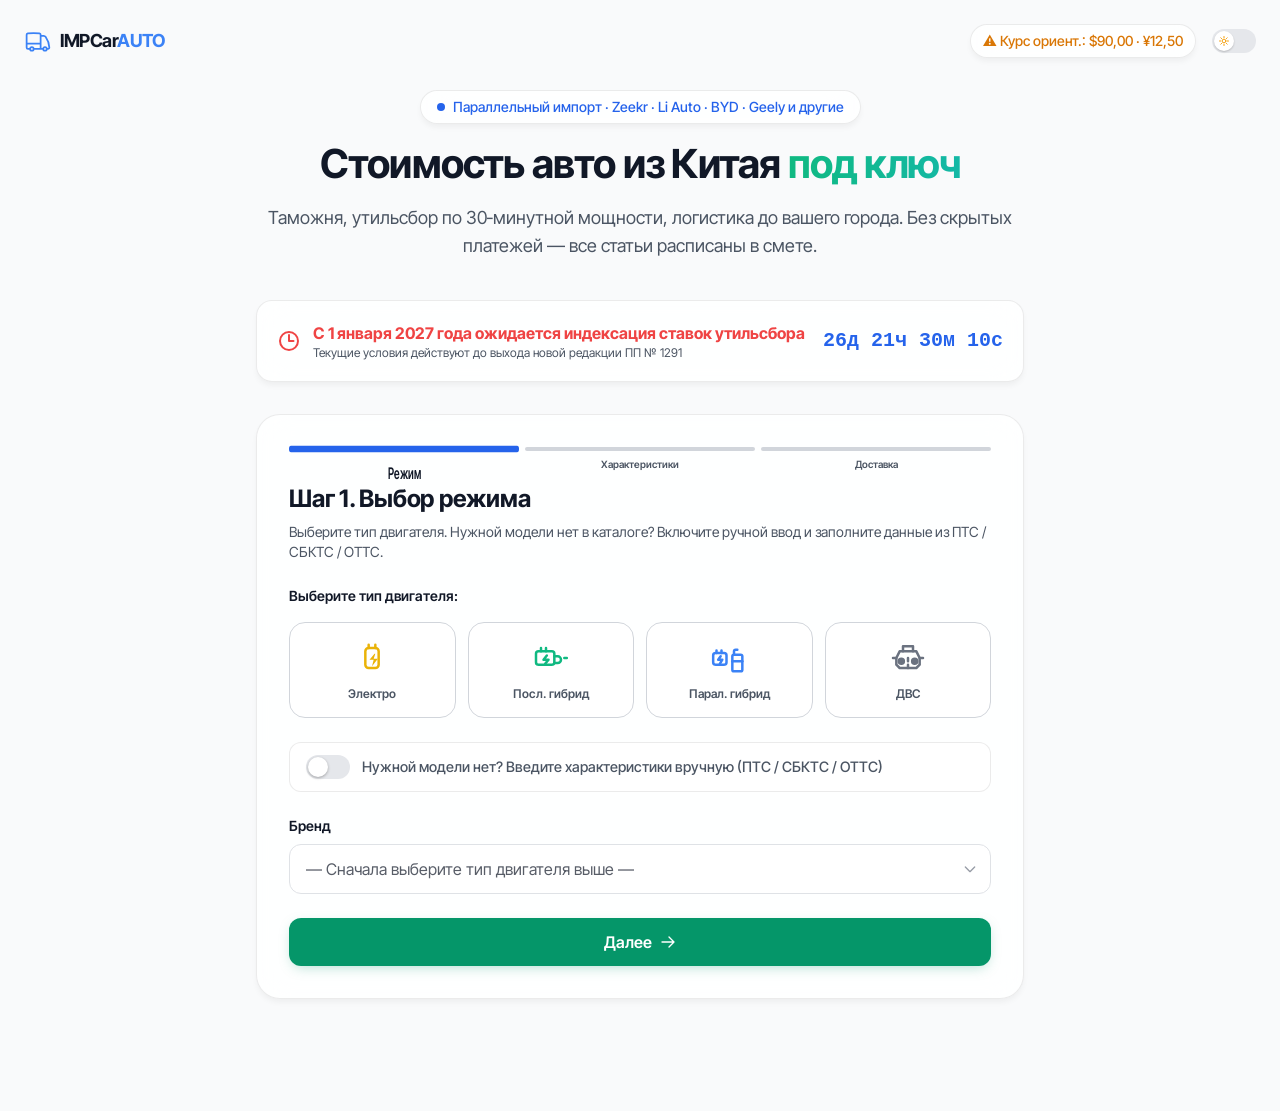
<file: index.backup-before-4.4-C.html>
<!DOCTYPE html>
<html lang="ru" class="dark">
<head>
<meta charset="UTF-8">
<meta name="viewport" content="width=device-width, initial-scale=1.0, viewport-fit=cover">
<title>Авто из Китая под ключ | Прозрачный расчёт 2026–2027</title>
<meta name="description" content="Калькулятор стоимости авто из Китая под ключ: таможня, утильсбор по 30-минутной мощности, логистика.">

<link rel="preconnect" href="https://fonts.googleapis.com">
<link rel="preconnect" href="https://fonts.gstatic.com" crossorigin>
<link href="https://fonts.googleapis.com/css2?family=Inter+Tight:wght@400;500;600;700&display=swap" rel="stylesheet">
<link rel="icon" href="data:image/svg+xml,<svg xmlns='http://www.w3.org/2000/svg' viewBox='0 0 100 100'><text y='.9em' font-size='90'>🚗</text></svg>">

<link rel="stylesheet" href="styles.css">
<style>
:root {
  --text-main:#111827; --text-muted:#4b5563; --bg-body:#f9fafb;
  --glass-bg:rgba(255,255,255,.85); --glass-border:rgba(0,0,0,.08);
  --field-bg:#ffffff; --field-border:#d1d5db;
  --toggle-bg:#e5e7eb; --toggle-active:#2563eb; --focus-ring:rgba(37,99,235,.3);
  --success:#059669;
  --cta:#059669; --cta-hover:#0477;
}
.dark {
  --text-main:#f3f4f6; --text-muted:#9ca3af; --bg-body:#070b14;
  --glass-bg:rgba(15,23,42,.82);
  --glass-border:rgba(255,255,255,.1);
  --field-bg:rgba(255,255,255,.05); --field-border:rgba(255,255,255,.15);
  --toggle-bg:#374151; --toggle-active:#00F0FF; --focus-ring:rgba(0,240,255,.3);
  --success:#8fbf7f;
  --cta:#10b981; --cta-hover:#059669;
}
html,body{
  font-family:'Inter Tight',system-ui,sans-serif; -webkit-font-smoothing:antialiased;
  color:var(--text-main); background-color:var(--bg-body);
  transition:background-color .3s ease,color .3s ease;
  min-height:100vh; min-height:100dvh; overflow-x:hidden;
}
h1{font-size:clamp(1.75rem,4vw + 1rem,2.5rem);line-height:1.2;letter-spacing:-.02em}
h2{font-size:clamp(1.25rem,2vw + 1rem,1.5rem);line-height:1.3;letter-spacing:-.01em}

b, .num, #countdown, #specPeak, #specK30, #specCc, #specPrice, #specTotalKw,
#customPrice, #mPrice, #mCc, #mHpIce, #mKwEl, .engine-btn .text-xs {
  font-variant-numeric: tabular-nums;
  font-feature-settings: "tnum";
}

.hero-bg{position:fixed;inset:0;z-index:-2;background-image:url('hero-bg.jpg');background-size:cover;background-position:center;filter:blur(8px) brightness(.9);transform:scale(1.1)}
.dark .hero-bg{filter:blur(8px) brightness(.3)}
.hero-overlay{position:fixed;inset:0;z-index:-1;background:linear-gradient(180deg,rgba(249,250,251,.7) 0%,rgba(249,250,251,.95) 100%)}
.dark .hero-overlay{background:linear-gradient(180deg,rgba(7,11,20,.6) 0%,rgba(7,11,20,.95) 100%)}

.glass{background:var(--glass-bg);backdrop-filter:blur(16px) saturate(180%);-webkit-backdrop-filter:blur(16px) saturate(180%);border:1px solid var(--glass-border);box-shadow:0 4px 6px -1px rgba(0,0,0,.05)}
.dark .glass{box-shadow:0 10px 30px -10px rgba(0,0,0,.5),inset 0 1px 0 rgba(255,255,255,.05)}

.field{background:var(--field-bg);border:1px solid var(--field-border);border-radius:12px;padding:12px 16px;min-height:48px;transition:all .2s ease;color:var(--text-main);width:100%;font-size:16px;appearance:none}
.dark select.field{color:#fff !important;background-color:#1e293b;border-color:rgba(255,255,255,.2)}
.dark select.field option{color:#fff;background-color:#1e293b}
.field:focus,.field:focus-visible{outline:none;border-color:var(--toggle-active);box-shadow:0 0 0 4px var(--focus-ring)}
.field.error-field{border-color:#ef4444 !important;box-shadow:0 0 0 4px rgba(239,68,68,.2) !important;animation:shake .4s cubic-bezier(.36,.07,.19,.97) both}
select.field{background-image:url("data:image/svg+xml,%3Csvg xmlns='http://www.w3.org/2000/svg' fill='none' viewBox='0 0 24 24' stroke='%236b7280'%3E%3Cpath stroke-linecap='round' stroke-linejoin='round' stroke-width='2' d='M19 9l-7 7-7-7'%3E%3C/path%3E%3C/svg%3E");background-repeat:no-repeat;background-position:right 12px center;background-size:16px;padding-right:40px}
.dark select.field{background-image:url("data:image/svg+xml,%3Csvg xmlns='http://www.w3.org/2000/svg' fill='none' viewBox='0 0 24 24' stroke='%23ffffff'%3E%3Cpath stroke-linecap='round' stroke-linejoin='round' stroke-width='2' d='M19 9l-7 7-7-7'%3E%3C/path%3E%3C/svg%3E")}

.wcag-switch{display:flex;align-items:center;gap:12px;cursor:pointer;padding:12px 16px;border-radius:12px;border:1px solid var(--glass-border);background:var(--field-bg);transition:all .2s;user-select:none;min-height:48px;touch-action:manipulation}
.wcag-switch:hover{border-color:var(--toggle-active)}
.wcag-switch:focus-visible{outline:none;box-shadow:0 0 0 4px var(--focus-ring)}
.wcag-switch[aria-pressed="true"]{border-color:var(--toggle-active);background:rgba(37,99,235,.05)}
.dark .wcag-switch[aria-pressed="true"]{background:rgba(0,240,255,.08)}
.switch-track{width:44px;height:24px;background:var(--toggle-bg);border-radius:99px;position:relative;transition:.3s;flex-shrink:0}
.switch-thumb{width:20px;height:20px;background:#fff;border-radius:50%;position:absolute;top:2px;left:2px;transition:.3s cubic-bezier(.4,0,.2,1);box-shadow:0 1px 3px rgba(0,0,0,.3)}
.wcag-switch[aria-pressed="true"] .switch-track{background:var(--toggle-active)}
.wcag-switch[aria-pressed="true"] .switch-thumb{left:22px}
.switch-text{font-weight:500;font-size:.9rem;color:var(--text-muted);transition:.2s}
.wcag-switch[aria-pressed="true"] .switch-text{color:var(--text-main);font-weight:600}

.engine-btn{background:var(--field-bg);border:1px solid var(--field-border);transition:all .3s cubic-bezier(.4,0,.2,1);color:var(--text-muted);min-height:96px;border-radius:16px;display:flex;flex-direction:column;align-items:center;justify-content:center;gap:8px;cursor:pointer;position:relative;overflow:hidden;touch-action:manipulation}
.engine-btn:hover{border-color:var(--toggle-active);transform:translateY(-2px);box-shadow:0 4px 12px rgba(0,0,0,.05)}
.engine-btn:focus-visible{outline:none;box-shadow:0 0 0 4px var(--focus-ring)}
.engine-btn.selected{border-color:var(--toggle-active);background:rgba(37,99,235,.05);color:var(--text-main);box-shadow:inset 0 2px 4px rgba(0,0,0,.05),0 0 0 1px var(--toggle-active);transform:translateY(1px)}
.dark .engine-btn.selected{background:rgba(0,240,255,.08);color:#fff;box-shadow:inset 0 2px 8px rgba(0,0,0,.2),0 0 20px rgba(0,240,255,.15)}
.engine-btn svg{width:40px;height:40px;transition:transform .3s}

@keyframes hintPress{0%,100%{transform:translateY(0);border-color:var(--field-border);box-shadow:none}50%{transform:translateY(2px);border-color:var(--toggle-active);box-shadow:0 0 15px rgba(0,240,255,.2);background:rgba(0,240,255,.05)}}
.hint-animate{animation:hintPress 2s infinite ease-in-out}
.hint-animate:nth-child(1){animation-delay:0s}.hint-animate:nth-child(2){animation-delay:.5s}
.hint-animate:nth-child(3){animation-delay:1s}.hint-animate:nth-child(4){animation-delay:1.5s}

@keyframes electricPulse{0%{stroke-dashoffset:24;opacity:.5}50%{opacity:1;filter:drop-shadow(0 0 4px #eab308)}100%{stroke-dashoffset:0;opacity:.5}}
.ev-bolt{stroke-dasharray:24;animation:electricPulse 1.5s linear infinite}

.unit-toggle{display:inline-flex;gap:2px;background:var(--field-bg);border:1px solid var(--field-border);border-radius:8px;padding:2px}
.unit-btn{padding:8px 12px;min-height:40px;font-size:.72rem;cursor:pointer;border-radius:6px;color:var(--text-muted);transition:all .2s;font-weight:600;border:none;background:transparent;touch-action:manipulation;display:inline-flex;align-items:center;justify-content:center}
#specIcon svg{width:100%;height:100%}
.unit-btn.active{background:var(--toggle-active);color:#fff;box-shadow:0 1px 2px rgba(0,0,0,.1)}
.dark .unit-btn.active{color:#070b14}

.btn-primary{background:var(--cta);color:#fff;font-weight:600;border-radius:12px;transition:all .2s ease;border:none;cursor:pointer;box-shadow:0 4px 14px -4px rgba(5,150,105,.35);min-height:48px;display:inline-flex;align-items:center;justify-content:center;gap:8px;touch-action:manipulation}
.btn-primary:hover{background:var(--cta-hover);transform:translateY(-2px);box-shadow:0 8px 20px -4px rgba(5,150,105,.45);filter:brightness(1.03)}
.btn-primary:active{transform:translateY(0)}
.btn-primary:focus-visible{outline:none;box-shadow:0 0 0 4px rgba(16,1,129,.4)}
.btn-secondary{background:transparent;border:1px solid var(--field-border);color:var(--text-main);border-radius:12px;transition:all .2s ease;cursor:pointer;min-height:48px;display:inline-flex;align-items:center;justify-content:center;gap:8px;font-weight:500;touch-action:manipulation}
.btn-secondary:hover{background:var(--field-bg);border-color:var(--text-muted)}
.btn-secondary:focus-visible{outline:none;box-shadow:0 0 0 4px var(--focus-ring)}

.theme-toggle{width:44px;height:24px;background:var(--toggle-bg);border-radius:99px;position:relative;cursor:pointer;transition:.3s;border:none;padding:0;touch-action:manipulation}
.theme-toggle::before{content:'';position:absolute;inset:-10px -6px;}
.theme-toggle:focus-visible{outline:none;box-shadow:0 0 0 4px var(--focus-ring)}
.theme-thumb{width:20px;height:20px;background:#fff;border-radius:50%;position:absolute;top:2px;left:2px;transition:.3s cubic-bezier(.4,0,.2,1);display:flex;align-items:center;justify-content:center;box-shadow:0 1px 2px rgba(0,0,0,.2)}
.theme-thumb svg{width:12px;height:12px;color:#f59e0b}
.dark .theme-thumb{left:22px;background:#1f2937}
.dark .theme-thumb svg{color:#e5e7eb}

html.js-ready .reveal{opacity:0;transform:translateY(20px);transition:all .6s cubic-bezier(.16,1,.3,1)}
html.js-ready .reveal.active{opacity:1;transform:translateY(0)}
.delay-100{transition-delay:.1s}.delay-200{transition-delay:.2s}

@keyframes slideDownFade{from{opacity:0;transform:translateY(-12px)}to{opacity:1;transform:none}}
.animate-slide-down{animation:slideDownFade .4s cubic-bezier(.16,1,.3,1)}

.estimate-warn{background:rgba(245,158,11,.12);border:1px solid rgba(245,158,11,.35);color:#92400e;border-radius:12px;padding:12px;font-size:.75rem;line-height:1.5;margin-top:12px}
.dark .estimate-warn{color:#fcd34d}
.hidden{display:none!important}
@media (min-width:640px){#rateBox{display:block!important}}
.legal-note{background:var(--field-bg);border:1px solid var(--glass-border);border-radius:12px;padding:14px;font-size:.72rem;line-height:1.55;color:var(--text-muted)}
.legal-note b{color:var(--text-main)}

.trust-chip{display:inline-flex;align-items:center;gap:6px;font-size:11px;font-weight:500;padding:6px 10px;border-radius:999px;background:var(--field-bg);border:1px solid var(--glass-border);color:var(--text-muted)}

.sticky-summary{position:sticky;top:24px}
#stepDots{gap:0}
.seg{position:relative;flex:1 1 0%;height:4px;border-radius:9999px;background:var(--field-border);transition:background .3s ease,transform .3s ease}
.seg+.seg{margin-left:6px}
.seg::after{content:attr(data-label);position:absolute;top:10px;left:50%;transform:translateX(-50%);font-size:10px;font-weight:600;white-space:nowrap;color:var(--text-muted);transition:color .3s ease}
.seg-done{background:var(--toggle-active)}
.seg-active{background:var(--toggle-active);transform:scaleY(1.6)}
.seg-active::after{color:var(--text-main)}
@media (max-width:360px){.seg::after{font-size:9px}}
@keyframes shake{10%,90%{transform:translate3d(-1px,0,0)}20%,80%{transform:translate3d(2px,0,0)}30%,50%,70%{transform:translate3d(-4px,0,0)}40%,60%{transform:translate3d(4px,0,0)}}

@media (hover:none) and (pointer:coarse){
  .reveal{opacity:1 !important;transform:none !important;transition:none !important}
  .engine-btn:hover,.btn-primary:hover,.btn-secondary:hover{transform:none !important}
}
@media (prefers-reduced-motion:reduce){
  *,*::before,*::after{animation-duration:.01ms !important;animation-iteration-count:1 !important;transition-duration:.01ms !important;scroll-behavior:auto !important}
  .reveal{opacity:1;transform:none}.hint-animate,.ev-bolt{animation:none}
}
@supports (padding:max(0px)){.safe-bottom{padding-bottom:max(1rem,env(safe-area-inset-bottom))}}
::-webkit-scrollbar{width:8px;height:8px}::-webkit-scrollbar-track{background:transparent}
::-webkit-scrollbar-thumb{background:var(--field-border);border-radius:4px}
::-webkit-scrollbar-thumb:hover{background:var(--text-muted)}

#resultBox b, #resultBox .text-2xl, #resultBox .text-3xl{ white-space:nowrap; }
#resultBox .text-sm{ font-size:.8125rem; line-height:1.35; }
#resultBox .text-xs{ font-size:.6875rem; }
#finalTotal{font-variant-numeric:tabular-nums;font-feature-settings:"tnum";}
#resultBox .text-lg{ font-size:.9375rem; letter-spacing:-.01em; }
@media (max-width:360px){
  .unit-toggle{ flex-wrap:wrap; }
  #resultBox .flex.justify-between{ flex-wrap:wrap; row-gap:2px; }
  #resultBox b{ white-space:normal; word-break:keep-all; }
}
#stickyCta{position:fixed;left:0;right:0;bottom:0;z-index:60;padding:8px 12px calc(8px + env(safe-area-inset-bottom));background:var(--glass-bg);backdrop-filter:blur(16px) saturate(180%);-webkit-backdrop-filter:blur(16px) saturate(180%);border-top:1px solid var(--glass-border);box-shadow:0 -8px 24px -8px rgba(0,0,0,.35)}
#stickyCta .stickyCta-inner{display:flex;align-items:center;justify-content:space-between;gap:12px;max-width:48rem;margin:0 auto}
#stickyCta .stickyCta-val{display:flex;flex-direction:column;line-height:1.15;min-width:0}
#stickyCta .stickyCta-cap{font-size:10px;font-weight:600;color:var(--text-muted);text-transform:uppercase;letter-spacing:.04em}
#stickyCta #stickyCtaVal{font-size:1.05rem;font-weight:800;color:var(--text-main);font-variant-numeric:tabular-nums;white-space:nowrap;overflow:hidden;text-overflow:ellipsis}
#stickyCta .stickyCta-btn{flex:0 0 auto;min-height:44px;padding:0 16px;font-size:.9rem}
@media (min-width:640px){#stickyCta{display:none}}
.lb-wrap{position:relative}
.lb-native{position:absolute;width:1px;height:1px;padding:0;margin:-1px;overflow:hidden;clip:rect(0 0 0 0);white-space:nowrap;border:0;opacity:0;pointer-events:none}
.lb-trigger{display:flex;align-items:center;justify-content:space-between;gap:8px;width:100%;min-height:48px;padding:12px 16px;border-radius:12px;background:var(--field-bg);border:1px solid var(--field-border);color:var(--text-main);font-size:16px;cursor:pointer;text-align:left;transition:border-color .2s ease,box-shadow .2s ease;touch-action:manipulation}
.lb-trigger:hover{border-color:var(--toggle-active)}
.lb-trigger:focus-visible{outline:none;border-color:var(--toggle-active);box-shadow:0 0 0 4px var(--focus-ring)}
.lb-trigger[aria-expanded="true"]{border-color:var(--toggle-active);box-shadow:0 0 0 4px var(--focus-ring)}
.lb-label{flex:1 1 auto;min-width:0;overflow:hidden;text-overflow:ellipsis;white-space:nowrap}
.lb-caret{flex:0 0 auto;width:16px;height:16px;color:var(--text-muted);transition:transform .2s ease}
.lb-trigger[aria-expanded="true"] .lb-caret{transform:rotate(180deg)}
.lb-panel{position:absolute;left:0;right:0;top:calc(100% + 6px);z-index:40;max-height:240px;overflow-y:auto;background:var(--glass-bg);backdrop-filter:blur(16px) saturate(180%);-webkit-backdrop-filter:blur(16px) saturate(180%);border:1px solid var(--glass-border);border-radius:12px;box-shadow:0 10px 30px -10px rgba(0,0,0,.5);padding:6px}
.lb-panel[hidden]{display:none}
.lb-option{display:flex;align-items:center;gap:8px;padding:10px 12px;border-radius:8px;color:var(--text-main);font-size:15px;cursor:pointer;touch-action:manipulation}
.lb-option:hover,.lb-option.lb-active{background:rgba(127,127,127,.14)}
.lb-option[aria-selected="true"]{font-weight:600;color:var(--toggle-active)}
.lb-check{flex:0 0 auto;width:16px;height:16px;color:var(--toggle-active);opacity:0}
.lb-option[aria-selected="true"] .lb-check{opacity:1}
</style>

<script>
(function(){try{
  var t=localStorage.getItem('theme');
  var light = t==='light' || (!t && matchMedia('(prefers-color-scheme: light)').matches);
  if(light) document.documentElement.classList.remove('dark');
}catch(e){}})();
</script>
</head>

<body class="antialiased safe-bottom">
<div class="hero-bg"></div>
<div class="hero-overlay"></div>

<header class="max-w-screen-xl mx-auto px-4 sm:px-6 pt-6 flex items-center justify-between gap-4 reveal active">
  <div class="flex items-center gap-2">
    <svg class="w-7 h-7 text-brand" fill="none" viewBox="0 0 24 24" stroke="currentColor" stroke-width="1.5"><path stroke-linecap="round" stroke-linejoin="round" d="M8.25 18.75a1.5 1.5 0 01-3 0m3 0a1.5 1.5 0 00-3 0m3 0h6m-9 0H3.375a1.125 1.125 0 01-1.125-1.125V14.25m17.25 4.5a1.5 1.5 0 01-3 0m3 0a1.5 1.5 0 00-3 0m3 0h1.125c.621 0 1.129-.504 1.09-1.124a17.902 17.902 0 00-3.213-9.193 2.056 2.056 0 00-1.58-.86H14.25M16.5 18.75h-2.25m0-11.177v-.958c0-.568-.422-1.048-.987-1.106a48.554 48.554 0 00-10.026 0 1.106 1.106 0 00-.987 1.106v7.635m12-6.677v6.677m0 4.5v-4.5m0 0h-12"/></svg>
    <span class="font-bold tracking-tight text-lg" style="color:var(--text-main)">IMPCar<span class="text-brand">AUTO</span></span>
  </div>
  <div class="flex items-center gap-3 sm:gap-4">
    <div id="rateBox" class="glass rounded-full px-3 py-1.5 text-xs sm:text-sm font-medium hidden sm:block" style="color:var(--text-muted)">Курс: загружаем…</div>
    <button class="theme-toggle" onclick="toggleTheme()" aria-label="Переключить тему"><div class="theme-thumb" id="themeIcon"></div></button>
  </div>
</header>

<main class="max-w-screen-xl mx-auto px-4 sm:px-6 pb-24 pt-8">

  <section class="text-center mb-10 reveal active delay-100 max-w-3xl mx-auto">
    <div class="inline-flex items-center gap-2 glass rounded-full px-4 py-1.5 text-xs sm:text-sm mb-4 font-medium" style="color:var(--toggle-active)">
      <span class="w-2 h-2 rounded-full bg-current animate-pulse"></span> Параллельный импорт · Zeekr · Li Auto · BYD · Geely и другие
    </div>
    <h1 class="font-bold mb-4" style="color:var(--text-main)">Стоимость авто из Китая <span class="text-transparent bg-clip-text bg-gradient-to-r from-emerald-500 to-teal-500">под ключ</span></h1>
    <p class="text-base sm:text-lg" style="color:var(--text-muted)">Таможня, утильсбор по 30‑минутной мощности, логистика до вашего города. Без скрытых платежей — все статьи расписаны в смете.</p>
  </section>

  <section class="max-w-3xl mx-auto mb-8 reveal active delay-200">
    <div class="glass rounded-2xl p-4 sm:p-5 flex flex-col sm:flex-row items-center justify-between gap-4 text-center sm:text-left">
      <div class="flex items-center gap-3">
        <svg class="w-6 h-6 text-red-500 shrink-0" fill="none" viewBox="0 0 24 24" stroke="currentColor" stroke-width="2"><path stroke-linecap="round" stroke-linejoin="round" d="M12 6v6h4.5m4.5 0a9 9 0 11-18 0 9 9 0 0118 0z"/></svg>
        <div>
          <div class="font-bold text-sm sm:text-base text-red-500">С 1 января 2027 года ожидается индексация ставок утильсбора</div>
          <div class="text-xs" style="color:var(--text-muted)">Текущие условия действуют до выхода новой редакции ПП № 1291</div>
        </div>
      </div>
         <div id="countdown" class="font-mono font-bold text-lg sm:text-xl whitespace-nowrap" style="color:var(--toggle-active)">
        <span id="days">00</span>д <span id="hours">00</span>ч <span id="minutes">00</span>м <span id="seconds">00</span>с
      </div>
    </div>
  </section>

  <div class="max-w-3xl mx-auto glass rounded-3xl p-5 sm:p-8 reveal active delay-200" id="calcCard">

    <div class="flex items-center justify-center gap-2 mb-8" id="stepDots">
      <span class="seg seg-active" data-i="1" data-label="Режим"></span>
      <span class="seg" data-i="2" data-label="Характеристики"></span>
      <span class="seg" data-i="3" data-label="Доставка"></span>
    </div>

    <!-- ШАГ 1 -->
    <div class="wizard-step" data-step="1">
      <h2 class="font-bold mb-2">Шаг 1. Выбор режима</h2>
      <p class="text-sm mb-6" style="color:var(--text-muted)">Выберите тип двигателя. Нужной модели нет в каталоге? Включите ручной ввод и заполните данные из ПТС / СБКТС / ОТТС.</p>

      <p class="text-sm font-semibold mb-4" style="color:var(--text-main)">Выберите тип двигателя:</p>
      <div class="grid grid-cols-2 sm:grid-cols-4 gap-3 mb-6" id="engineTypeGrid">
        <button type="button" class="engine-btn hint-animate" data-type="EV" aria-label="Электромобиль">
          <svg class="text-yellow-500" viewBox="0 0 24 24" fill="none" stroke="currentColor" stroke-width="1.5" stroke-linecap="round" stroke-linejoin="round">
            <rect x="8" y="6" width="8" height="12" rx="2"/><path d="M10 6V4m4 2V4"/>
            <path class="ev-bolt" d="M13.5 9.5L10.5 13h2.5l-1 4 3.5-4.5H13l1-3z" fill="currentColor" stroke="none"/>
          </svg>
          <span class="text-xs font-semibold">Электро</span>
        </button>
        <button type="button" class="engine-btn hint-animate" data-type="SEQ_HYBRID" aria-label="Последовательный гибрид">
          <svg class="text-emerald-500" viewBox="0 0 24 24" fill="none" stroke="currentColor" stroke-width="1.5" stroke-linecap="round" stroke-linejoin="round">
            <rect x="3" y="8" width="11" height="8" rx="1.5"/><path d="M6 8V6m3 2V6"/><path d="M9.5 10.5l-2 2.5h3l-2 2.5"/><path d="M14 11h2a2 2 0 012 2v0a2 2 0 01-2 2h-2"/><path d="M20 12h1.5"/>
          </svg>
          <span class="text-xs font-semibold">Посл. гибрид</span>
        </button>
        <button type="button" class="engine-btn hint-animate" data-type="PAR_HYBRID" aria-label="Параллельный гибрид">
          <svg class="text-brand" viewBox="0 0 24 24" fill="none" stroke="currentColor" stroke-width="1.5" stroke-linecap="round" stroke-linejoin="round">
            <rect x="2.5" y="9" width="8" height="7" rx="1.5"/><path d="M4.5 9V7.5m3 1.5V7.5"/><path d="M7 11l-1.5 2h2.5L6.5 15.5"/><path d="M15 10h4a1 1 0 011 1v8a1 1 0 01-1 1h-4a1 1 0 01-1-1v-8a1 1 0 011-1z"/><path d="M15 10V8a1 1 0 011-1h1"/><path d="M14 14h6"/>
          </svg>
          <span class="text-xs font-semibold">Парал. гибрид</span>
        </button>
        <button type="button" class="engine-btn hint-animate" data-type="ICE" aria-label="ДВС">
          <svg class="text-gray-500 dark:text-gray-400" viewBox="0 0 24 24" fill="none" stroke="currentColor" stroke-width="1.5" stroke-linecap="round" stroke-linejoin="round">
            <path d="M7 8l-2 4v4l2 2h10l2-2v-4l-2-4H7z"/><path d="M9 8V5h6v3"/><path d="M12 12v6" stroke-dasharray="2 2"/><circle cx="8" cy="14" r="1.5" fill="currentColor"/><circle cx="16" cy="14" r="1.5" fill="currentColor"/><path d="M5 12H3m18 0h-2"/>
          </svg>
          <span class="text-xs font-semibold">ДВС</span>
        </button>
      </div>

      <div id="manualSwitchStep1" class="wcag-switch mb-6" role="switch" aria-pressed="false" tabindex="0"
           onclick="toggleManualModeFromStep1()"
           onkeydown="if(event.key==='Enter'||event.key===' '){event.preventDefault();toggleManualModeFromStep1();}">
        <div class="switch-track"><div class="switch-thumb"></div></div>
        <div class="switch-text" id="switchLabelStep1">Нужной модели нет? Введите характеристики вручную (ПТС / СБКТС / ОТТС)</div>
      </div>

      <!-- КАТАЛОГ -->
      <div id="catalogModeStep1">
        <div id="brandWrap">
          <label class="block text-sm font-semibold mb-2" for="brandSel">Бренд</label>
          <select id="brandSel" class="field mb-6" disabled aria-label="Выберите бренд"><option value="">— Сначала выберите тип двигателя выше —</option></select>
        </div>
        <button id="nextBtn1" class="btn-primary w-full text-base" onclick="nextFrom1()">
          Далее <svg class="w-4 h-4" fill="none" viewBox="0 0 24 24" stroke="currentColor" stroke-width="2"><path stroke-linecap="round" stroke-linejoin="round" d="M13.5 4.5L21 12m0 0l-7.5 7.5M21 12H3"/></svg>
        </button>
      </div>

      <!-- РУЧНОЙ РЕЖИМ (перенесён на Шаг 1, под выбор типа двигателя) -->
      <div id="manualPanel" class="glass rounded-xl p-3 sm:p-4 mb-4 hidden" style="background:var(--field-bg)">
        <div class="mb-3">
          <label class="block text-xs font-semibold mb-1" for="mEngineType" style="color:var(--text-muted)">Тип двигателя (ПТС / СБКТС / ОТТС)</label>
          <select id="mEngineType" class="field text-sm font-bold" style="color:var(--toggle-active)">
            <option value="EV">⚡ Электромобиль</option>
            <option value="SEQ_HYBRID">🔋 Последовательный гибрид</option>
            <option value="PAR_HYBRID">🔄 Параллельный гибрид</option>
            <option value="ICE">🛢️ ДВС (бензин / дизель)</option>
          </select>
        </div>
        <div class="grid grid-cols-2 gap-3 mb-3">
          <div><label class="block text-xs font-semibold mb-1" for="mYear" style="color:var(--text-muted)">Год выпуска</label><select id="mYear" class="field text-sm"></select></div>
          <div><label class="block text-xs font-semibold mb-1" for="mMonth" style="color:var(--text-muted)">Месяц</label><select id="mMonth" class="field text-sm"></select></div>
        </div>
        <div id="mCcWrap" class="mb-3"><label class="block text-xs font-semibold mb-1" for="mCc" style="color:var(--text-muted)">Объём ДВС (см³)</label><input id="mCc" type="number" class="field text-sm" placeholder="1998" inputmode="numeric"></div>
        <div class="grid grid-cols-3 gap-3 mb-3">
          <div class="col-span-2"><label class="block text-xs font-semibold mb-1" for="mPrice" style="color:var(--text-muted)">Стоимость</label><input id="mPrice" type="number" class="field text-sm" placeholder="139800" inputmode="numeric"></div>
          <div><label class="block text-xs font-semibold mb-1" for="mCur" style="color:var(--text-muted)">Валюта</label><select id="mCur" class="field text-sm"><option value="CNY">¥ CNY</option><option value="USD">$ USD</option><option value="EUR">€ EUR</option></select></div>
        </div>
        <div id="deliverySwitch" class="wcag-switch mb-3" role="switch" aria-pressed="true" tabindex="0"
             onclick="toggleDelivery()"
             onkeydown="if(event.key==='Enter'||event.key===' '){event.preventDefault();toggleDelivery();}">
          <div class="switch-track"><div class="switch-thumb"></div></div>
          <div class="switch-text" id="deliveryLabel">🚚 Доставка до моего города</div>
        </div>
        <div id="mCityWrap" class="mb-3">
          <label class="block text-xs font-semibold mb-1" for="mCitySel" style="color:var(--text-muted)">Город получения</label>
          <select id="mCitySel" class="field text-sm"></select>
        </div>
        <div id="mHpWrap" class="mb-3"><label class="block text-xs font-semibold mb-1" for="mHpIce" style="color:var(--text-muted)">Мощность ДВС (л.с.)</label><input id="mHpIce" type="number" class="field text-sm" placeholder="112" inputmode="numeric"></div>
        <div id="mKwWrap" class="mb-3">
          <label class="block text-xs font-semibold mb-1" for="mKwEl" style="color:var(--text-muted)">Пиковая мощность электромотора (кВт)</label>
          <input id="mKwEl" type="number" class="field text-sm" placeholder="175" inputmode="decimal">
          <div id="mEstimateWarn" class="estimate-warn hidden">
            ⚠️ <b>Оценка:</b> 30‑минутная мощность не указана — расчёт по 45 % от пиковой. Точная сумма утильсбора определяется по ОТТС / СБКТС / ЭПТС.
          </div>
        </div>
        <div class="flex items-start gap-3" id="mKnowWrap">
          <input id="mKnow" type="checkbox" class="mt-1 w-5 h-5 rounded cursor-pointer" style="accent-color:var(--toggle-active)" aria-label="Я знаю точную 30-минутную мощность">
          <label for="mKnow" class="text-xs leading-snug cursor-pointer" style="color:var(--text-muted)">Я знаю точную 30‑минутную мощность из ОТТС / ЭПТС — введу её в поле выше</label>
        </div>
        <div id="ageTransitionWarn" class="estimate-warn hidden"></div> 
      </div>
      <button id="nextBtn1Manual" class="btn-primary w-full text-base hidden" onclick="nextFrom1Manual()">
        Далее <svg class="w-4 h-4" fill="none" viewBox="0 0 24 24" stroke="currentColor" stroke-width="2"><path stroke-linecap="round" stroke-linejoin="round" d="M13.5 4.5L21 12m0 0l-7.5 7.5M21 12H3"/></svg>
      </button>
    </div>

    <!-- ШАГ 2 -->
    <div class="wizard-step hidden" data-step="2">
      <h2 class="font-bold mb-2">Шаг 2. Характеристики</h2>
      <p class="text-sm mb-5" style="color:var(--text-muted)" id="step2Desc">Выберите модель и комплектацию из каталога.</p>

      <!-- КАТАЛОГ -->
      <div id="catalogBlock" class="mb-4">
        <label class="block text-xs font-semibold mb-1" for="modelSel" style="color:var(--text-muted)">Модель</label>
        <select id="modelSel" class="field text-sm mb-3" disabled aria-label="Выберите модель"><option value="">— Сначала бренд —</option></select>
        <label class="block text-xs font-semibold mb-1" for="trimSel" style="color:var(--text-muted)">Комплектация</label>
        <select id="trimSel" class="field text-sm" disabled aria-label="Выберите комплектацию"><option value="">— Сначала модель —</option></select>
      </div>

      <!-- КАРТОЧКА ХАРАКТЕРИСТИК -->
      <div id="specCard" class="glass rounded-xl p-3 sm:p-4 mb-4 hidden" style="background:var(--field-bg)">
        <div class="flex items-start gap-3">
          <div id="specIcon" class="shrink-0 w-10 h-8 flex items-center justify-center" style="color:var(--toggle-active)"></div>
          <div class="text-xs w-full">
            <div class="flex justify-between items-center gap-2 py-1"><span style="color:var(--text-muted)">Тип:</span><b id="specType" style="color:var(--text-main)"></b></div>
            <div class="flex justify-between items-center gap-2 py-1">
              <span style="color:var(--text-muted)">Пиковая мощность:</span>
              <span class="flex items-center gap-1.5"><b id="specPeak" class="text-yellow-500"></b>
                <span class="unit-toggle" id="peakUnitToggle"><button type="button" class="unit-btn active" data-unit="kw">кВт</button><button type="button" class="unit-btn" data-unit="hp">л.с.</button></span>
              </span>
            </div>
            <div class="flex justify-between items-center gap-2 py-1" id="k30Row">
              <span style="color:var(--text-muted)">30‑мин мощность:</span>
              <span class="flex items-center gap-1.5"><b id="specK30" style="color:var(--toggle-active)"></b>
                <span class="unit-toggle" id="k30UnitToggle"><button type="button" class="unit-btn active" data-unit="kw">кВт</button><button type="button" class="unit-btn" data-unit="hp">л.с.</button></span>
              </span>
            </div>
            <div id="k30Hint" class="py-0.5 text-[11px]" style="color:var(--text-muted)"></div>
            <div id="specCcRow" class="flex justify-between items-center gap-2 py-1"><span style="color:var(--text-muted)">Объём ДВС:</span><b id="specCc" style="color:var(--text-main)"></b></div>
            <div id="specNotesRow" class="py-0.5 text-[11px]" style="color:var(--text-muted)"><span id="specNotes"></span></div>
            <div id="specPriceRow" class="flex justify-between items-center gap-2 py-1"><span style="color:var(--text-muted)">Ориентировочная цена в Китае:</span><b id="specPrice" style="color:var(--text-main)"></b></div>
            <div class="flex justify-between items-center gap-2 pt-1.5 mt-1 border-t font-semibold" style="border-color:var(--glass-border)">
              <span style="color:var(--text-muted)">Итоговая мощность для утиля:</span><b id="specTotalKw" style="color:var(--toggle-active)"></b>
            </div>
          </div>
        </div>
      </div>

      <!-- ЦЕНА -->
      <div id="priceBlock" class="mb-4">
        <label class="block text-xs font-semibold mb-1" for="customPrice" style="color:var(--text-muted)">Ваша цена (если известна):</label>
        <div class="grid grid-cols-3 gap-3">
          <div class="col-span-2"><input id="customPrice" type="number" class="field text-sm" placeholder="Например, 105800" inputmode="numeric"></div>
          <div><select id="currencySel" class="field text-sm" aria-label="Валюта цены"><option value="CNY">¥ CNY</option><option value="USD">$ USD</option><option value="EUR">€ EUR</option></select></div>
        </div>
      </div>

      <!-- ВОЗРАСТ -->
      <div id="ageBlock" class="mb-3">
        <label class="block text-xs font-semibold mb-1" for="ageSel" style="color:var(--text-muted)">Возраст автомобиля</label>
        <select id="ageSel" class="field text-sm mb-1" aria-label="Возраст автомобиля">
          <option value="new">До 3 лет</option><option value="mid">От 3 до 5 лет</option><option value="old">Старше 5 лет</option>
        </select>
        <p class="text-[11px]" style="color:var(--text-muted)">Для утильсбора действуют 2 категории: до 3 лет и старше 3 лет.</p>
      </div>

      <!-- ГОД ВВОЗА -->
      <label class="block text-xs font-semibold mb-1" for="yearSel" style="color:var(--text-muted)">Планируемый год ввоза</label>
      <select id="yearSel" class="field text-sm mb-1" aria-label="Год ввоза">
        <option value="2026">2026 (текущие ставки)</option>
        <option value="2027">2027 (+10% индексация)</option>
      </select>
      <p class="text-[11px] mb-5" style="color:var(--text-muted)">*Ставки 2027 года — по таблице индексации ПП РФ №1291.</p>

      <div class="flex gap-3">
        <button class="btn-secondary px-6" onclick="gotoStep(1)" aria-label="Назад">
          <svg class="w-4 h-4" fill="none" viewBox="0 0 24 24" stroke="currentColor" stroke-width="2"><path stroke-linecap="round" stroke-linejoin="round" d="M10.5 19.5L3 12m0 0l7.5-7.5M3 12h18"/></svg> Назад
        </button>
        <button id="nextBtn2" class="btn-primary flex-1" onclick="nextFrom2()" aria-label="Далее">
          Далее <svg class="w-4 h-4" fill="none" viewBox="0 0 24 24" stroke="currentColor" stroke-width="2"><path stroke-linecap="round" stroke-linejoin="round" d="M13.5 4.5L21 12m0 0l-7.5 7.5M21 12H3"/></svg>
        </button>
      </div>
    </div>

    <!-- ШАГ 3 -->
    <div class="wizard-step hidden" data-step="3">
      <h2 class="font-bold mb-2">Шаг 3. Доставка и расчёт</h2>
      <p class="text-sm mb-6" style="color:var(--text-muted)">Логистика зависит от региона получения.</p>

      <div class="lg:grid lg:grid-cols-5 lg:gap-6">
        <div class="lg:col-span-3">
          <div id="cityBlockFinal" class="mb-4">
            <label class="block text-xs font-semibold mb-1" for="citySel" style="color:var(--text-muted)">Город получения</label>
            <select id="citySel" class="field text-sm" aria-label="Город доставки"></select>
          </div>

          <div class="flex flex-wrap gap-2 mb-4">
            <span class="trust-chip">📜 ПП РФ №1291 от 26.12.2013</span>
            <span class="trust-chip">🗓 Ставки актуальны на 2026 г.</span>
            <span class="trust-chip">⚖️ Расчёт по данным ОТТС/СБКТС</span>
          </div>

          <div class="legal-note mb-6">
            <b>Правовая основа расчёта.</b> Утилизационный сбор для легковых автомобилей (категория M1) рассчитывается по Постановлению Правительства РФ № 1291 в действующей редакции: базовая ставка — 20 000 ₽; льгота для физлиц на личное пользование — коэффициенты 0,17 (до 3 лет) и 0,26 (старше 3 лет). 30‑минутная мощность принимается по данным ОТТС / СБКТС / ЭПТС. Для автомобилей, ввозимых не для личного пользования, применяются повышающие коэффициенты. При расхождении заявленной и таможенной стоимости таможенный орган вправе пересчитать пошлины, НДС, акциз и утилизационный сбор по собственной оценке; итоговые суммы фиксируются в решении таможенного органа. Точные действующие ставки и коэффициенты уточняйте у вашего таможенного представителя.
          </div>

          <div class="flex gap-3 mb-6">
            <button class="btn-secondary px-6" onclick="gotoStep(2)" aria-label="Назад">
              <svg class="w-4 h-4" fill="none" viewBox="0 0 24 24" stroke="currentColor" stroke-width="2"><path stroke-linecap="round" stroke-linejoin="round" d="M10.5 19.5L3 12m0 0l7.5-7.5M3 12h18"/></svg> Назад
            </button>
            <button id="calcBtn" class="btn-primary flex-1" onclick="calculatePrice()" aria-label="Рассчитать стоимость">Рассчитать стоимость</button>
          </div>
        </div>

        <aside class="lg:col-span-2 lg:pt-0">
          <div class="sticky-summary" id="summaryWrap">
            <div id="summaryPlaceholder" class="glass rounded-xl p-4" style="background:var(--field-bg)">
              <div class="flex items-center gap-2 mb-2">
                <svg class="w-5 h-5" style="color:var(--toggle-active)" fill="none" viewBox="0 0 24 24" stroke="currentColor" stroke-width="2"><path stroke-linecap="round" stroke-linejoin="round" d="M9 12h3.75M9 15h3.75M9 18h3.75m3 .75H18a2.25 2.25 0 002.25-2.25V6.108c0-1.135-.845-2.098-1.976-2.192a48.424 48.424 0 00-1.123-.08m-5.801 0c-.065.21-.1.433-.1.664 0 .414.336.75.75.75h4.5a.75.75 0 00.75-.75 2.25 2.25 0 00-.1-.664m-5.8 0A2.251 2.251 0 0113.5 2.25H15c1.012 0 1.867.668 2.15 1.586m-5.8 0c-.376.023-.75.05-1.124.08C9.095 4.01 8.25 4.973 8.25 6.108V8.25m0 0H4.875c-.621 0-1.125.504-1.125 1.125v11.25c0 .621.504 1.125 1.125 1.125h9.75c.621 0 1.125-.504 1.125-1.125V9.375c0-.621-.504-1.125-1.125-1.125H8.25zM6.75 12h.008v.008H6.75V12zm0 3h.008v.008H6.75V15zm0 3h.008v.008H6.75V18zm-1.5-1.5h.008v.008H5.25V16.5zm0-3h.008v.008H5.25V13.5zm0-3h.008v.008H5.25V10.5z"/></svg>
                <span class="text-sm font-semibold" style="color:var(--text-main)">Ваша сводка</span>
              </div>
              <p class="text-xs" style="color:var(--text-muted)">После расчёта здесь появится детальная смета: авто, пошлины, утильсбор, логистика, итог под ключ. Все цифры обновляются в реальном времени.</p>
            </div>
            <div id="resultBox" class="hidden space-y-3"></div>
          </div>
        </aside>
      </div>

      <div id="leadWrap" class="hidden reveal mt-6">
        <div class="glass rounded-2xl p-5 sm:p-6" style="background:var(--field-bg)">
          <h3 class="text-lg font-bold mb-2 flex items-center gap-2">
            <svg class="w-5 h-5 text-emerald-500" fill="none" viewBox="0 0 24 24" stroke="currentColor" stroke-width="2"><path stroke-linecap="round" stroke-linejoin="round" d="M9 12.75L11.25 15 15 9.75M21 12a9 9 0 11-18 0 9 9 0 0118 0z"/></svg>
            Расчёт готов!
          </h3>
          <p class="text-sm mb-4" style="color:var(--text-muted)">Менеджер проверит расчёт по VIN и зафиксирует итоговую сумму в договоре. Выберите способ связи:</p>
          <div class="flex flex-col sm:flex-row gap-3">
            <a id="waLinkNew" href="#" target="_blank" rel="noopener" class="flex-1 bg-[#25D366] hover:bg-[#20bd5a] text-white text-center py-3 rounded-xl font-semibold no-underline transition-colors">💬 WhatsApp</a>
            <a id="tgLinkNew" href="#" target="_blank" rel="noopener" class="flex-1 bg-[#0088cc] hover:bg-[#0077b5] text-white text-center py-3 rounded-xl font-semibold no-underline transition-colors">✈️ Telegram</a>
          </div>
        </div>
      </div>
    </div>
  </div>
</main>
  <div id="stickyCta" class="hidden">
    <div class="stickyCta-inner">
      <div class="stickyCta-val">
        <span class="stickyCta-cap">Итого под ключ</span>
        <b id="stickyCtaVal">—</b>
      </div>
      <button type="button" class="btn-primary stickyCta-btn" onclick="document.getElementById('leadWrap').scrollIntoView({behavior:'smooth',block:'start'})" aria-label="Перейти к заявке">Оставить заявку ↓</button>
    </div>
  </div>
<script>
/* ============ КОНФИГ ============ */
const CFG = { BOT_USERNAME:"Avto_Calc_bot", WA_NUMBER:"79266173662",
  FALLBACK_CNY_RUB:12.5, FALLBACK_USD_RUB:90.0, VAT_RATE:0.22,
  LOGISTICS_CHINA:125000, CERT_SBKTS:45000, CERT_EPTS:15000, MARGIN:200000 };
const RF_LOGISTICS = {"Иркутск":65000,"Новосибирск":120000,"Екатеринбург":165000,"Москва":185000,"Санкт-Петербург":195000,"Казань":185000,"Краснодар":225000,"Сочи":235000};
const PROXY_CONFIG = { URL:"https://script.google.com/macros/s/AKfycbw4A0Kxg2gawadla2-_XGYu0NAc_Cdd7ow0vDfLaTNE79uQPEUChA-X800x1Z3lqzXb/exec", API_KEY:'MySuperSecretKey_2026_Xy9#mP2!' };

const RK_EV = [
 [58.84,3400,5200,3400,5200],[73.55,991200,1641600,1090400,1805800],
 [95.61,1317600,1912800,1449400,2104000],[117.68,1560000,2227200,1716000,2450000],
 [139.75,1848000,2594400,2032800,2853800],[161.81,2193600,3024000,2413000,3326400],
 [183.88,2599200,3523200,2859200,3875600],[205.94,3079200,4104000,3387200,4514400],
 [Infinity,3648000,4780800,4012800,5258800]];
const RK = {
 C1:[[117.68,3400,5200,3400,5200],[139.75,307200,568800,338000,625600],[161.81,316800,585600,348400,644200],[183.88,324000,602400,356400,662600],[Infinity,345600,602400,380200,662600]],
 C2:[[117.68,3400,5200,3400,5200],[139.75,900000,1492800,990000,1642000],[161.81,952800,1584000,1048000,1742400],[183.88,1010400,1677600,1111400,1845400],[205.94,1142400,1838400,1256600,2022200],[228.00,1291200,2011200,1420400,2212400],[250.07,1459200,2203200,1605200,2423600],[272.13,1663200,2412000,1829600,2653200],[294.20,1896000,2640000,2085600,2904000],[316.26,2160000,2892000,2376000,3181200],[338.33,2464800,3168000,2711200,3484800],[367.75,2808000,3468000,3088800,3814800],[Infinity,3201600,3796800,3521800,4176400]],
 C3:[[117.68,3400,5200,3400,5200],[139.75,2306800,3456000,2537400,3801600],[161.81,2364000,3501600,2600400,3851800],[183.88,2402400,3552000,2642600,3907200],[205.94,2520000,3660000,2772000,4026000],[228.00,2620800,3770400,2882800,4147400],[250.07,2726400,3873600,2999000,4261000],[272.13,2834400,3981600,3117800,4379800],[294.20,2949600,4094400,3244600,4503800],[316.26,3067200,4209600,3374000,4630600],[338.33,3189600,4327200,3508600,4760000],[367.75,3316800,4447200,3648400,4892000],[Infinity,3448800,4572000,3793600,5029200]],
 C4:[[117.68,2584000,3956200,2842400,4351800],[139.75,2635200,4000800,2898800,4400800],[161.81,2688000,4044000,2956800,4448400],[183.88,2743200,4087200,3017600,4496000],[205.94,2810400,4144800,3091400,4559200],[228.00,2880000,4248000,3168000,4672800],[250.07,3038400,4356000,3342200,4791600],[272.13,3206400,4485600,3527000,4934200],[294.20,3384000,4620000,3722400,5082000],[316.26,3568800,4759200,3925600,5235200],[338.33,3765600,4900800,4142200,5390800],[367.75,3972000,5049600,4369200,5554600],[Infinity,4190400,5200800,4609400,5720800]],
 C5:[[117.68,3290600,4325800,3619800,4758400],[139.75,3345600,4389600,3680200,4828600],[161.81,3403200,4456800,3743600,4902400],[183.88,3460800,4524000,3806800,4976400],[205.94,3530400,4627200,3883400,5090000],[228.00,3600000,4732800,3960000,5206000],[250.07,3727200,4992000,4100000,5491200],[272.13,3857600,5268000,4243200,5794800],[294.20,3993600,5558400,4393000,6114200],[316.26,4132800,5863200,4546000,6449600],[338.33,4276800,6187200,4704400,6806000],[367.75,4425600,6528000,4868200,7180800],[Infinity,4581600,6885600,5039800,7574200]]
};

const HP_TO_KW = 0.73549875, KW_TO_HP = 1.35962, ESTIMATE_COEF = 0.45;
const BODY_ICON = {
  SUV:'<svg viewBox="0 0 64 40" fill="none" stroke="currentColor" stroke-width="2" stroke-linecap="round" stroke-linejoin="round"><rect x="4" y="14" width="56" height="16" rx="3"/><path d="M10 14 L16 6 L48 6 L54 14"/><circle cx="18" cy="30" r="4" fill="currentColor" opacity="0.3"/><circle cx="46" cy="30" r="4" fill="currentColor" opacity="0.3"/></svg>',
  Sedan:'<svg viewBox="0 0 64 40" fill="none" stroke="currentColor" stroke-width="2" stroke-linecap="round" stroke-linejoin="round"><rect x="4" y="18" width="56" height="12" rx="2"/><path d="M14 18 L22 10 L42 10 L50 18"/><circle cx="18" cy="30" r="4" fill="currentColor" opacity="0.3"/><circle cx="46" cy="30" r="4" fill="currentColor" opacity="0.3"/></svg>',
  MPV:'<svg viewBox="0 0 64 40" fill="none" stroke="currentColor" stroke-width="2" stroke-linecap="round" stroke-linejoin="round"><rect x="4" y="10" width="56" height="20" rx="3"/><path d="M10 10 L10 6 L54 6 L54 10"/><circle cx="18" cy="30" r="4" fill="currentColor" opacity="0.3"/><circle cx="46" cy="30" r="4" fill="currentColor" opacity="0.3"/></svg>'
};
const TYPE_LABEL = { EV:"Электромобиль", SEQ_HYBRID:"Последовательный гибрид", PAR_HYBRID:"Параллельный гибрид", ICE:"ДВС (бензин/дизель)" };

let carDatabase = [];
const state = { cnyRub:CFG.FALLBACK_CNY_RUB, usdRub:CFG.FALLBACK_USD_RUB, eurRub:98, ratesLive:false };
let selected = null, lastCalc = null, selectedEngineType = null, isManualMode = false, manualProd = null;
let deliveryEnabled = true, powerUnits = { peak:'kw', k30:'kw' }, currentStep = 1;

function lsSet(k,v){ try{ localStorage.setItem(k,v); }catch(e){} }
function lsGet(k){ try{ return localStorage.getItem(k); }catch(e){ return null; } }

function toggleTheme(){
  document.documentElement.classList.toggle('dark');
  lsSet('theme', document.documentElement.classList.contains('dark') ? 'dark' : 'light');
  updateThemeIcon();
}
function updateThemeIcon(){
  const d = document.documentElement.classList.contains('dark');
  document.getElementById('themeIcon').innerHTML = d
    ? '<svg fill="none" viewBox="0 0 24 24" stroke="currentColor" stroke-width="2"><path stroke-linecap="round" stroke-linejoin="round" d="M21.752 15.002A9.718 9.718 0 0118 15.75c-5.385 0-9.75-4.365-9.75-9.75 0-1.33.266-2.597.748-3.752A9.753 9.753 0 003 11.25C3 16.635 7.365 21 12.75 21a9.753 9.753 0 009.002-5.998z"/></svg>'
    : '<svg fill="none" viewBox="0 0 24 24" stroke="currentColor" stroke-width="2"><path stroke-linecap="round" stroke-linejoin="round" d="M12 3v2.25m6.364.386l-1.591 1.591M21 12h-2.25m-.386 6.364l-1.591-1.591M12 18.75V21m-4.773-4.227l-1.591 1.591M5.25 12H3m4.227-4.773L5.636 5.636M15.75 12a3.75 3.75 0 11-7.5 0 3.75 3.75 0 017.5 0z"/></svg>';
}
updateThemeIcon();

document.documentElement.classList.add('js-ready');
(function initReveal(){
  const reveals = document.querySelectorAll('.reveal');
  if (!('IntersectionObserver' in window)) { reveals.forEach(el=>el.classList.add('active')); return; }
  const io = new IntersectionObserver(es => es.forEach(e => { if(e.isIntersecting) e.target.classList.add('active'); }), { threshold:.1, rootMargin:'0px 0px -8% 0px' });
  reveals.forEach(el => io.observe(el));
  setTimeout(() => reveals.forEach(el => el.classList.add('active')), 2500);
})();

function totalPowerKw(c){
  if (c.type === "EV" || c.type === "SEQ_HYBRID") return c.k30_kw;
  if (c.type === "PAR_HYBRID") return (c.pole_hp * HP_TO_KW) + c.k30_kw;
  return c.pole_hp * HP_TO_KW;
}
function lookupUtilFee(volumeCc, totalKw, ageCategory, year, type){
  const y = (year === "2027") ? "2027" : "2026";
  const col = (y === "2027") ? (ageCategory === "new" ? 3 : 4) : (ageCategory === "new" ? 1 : 2);
  const scan = (tbl,pw) => { for (const b of tbl) if (pw <= b[0]) return b[col]; return tbl[tbl.length-1][col]; };
  if (type === "EV" || type === "SEQ_HYBRID") return scan(RK_EV, totalKw);
  let tbl;
  if (volumeCc <= 1000) tbl = RK.C1;
  else if (volumeCc <= 2000) tbl = RK.C2;
  else if (volumeCc <= 3000) tbl = RK.C3;
  else if (volumeCc <= 3500) tbl = RK.C4;
  else tbl = RK.C5;
  return scan(tbl, totalKw);
}
function getRate(tbl,v){ for(const[k,r] of tbl){ if(v<=k) return r; } return tbl[tbl.length-1][1]; }
function customsDuty(age, cc, priceRub, type, k30kw){
  const eur = state.eurRub || 98;
  if (type === "EV" || type === "SEQ_HYBRID"){
    const duty = priceRub * 0.15;
    const hp30 = k30kw * KW_TO_HP;
    const exciseTable = [[90,0],[150,64],[200,613],[300,1004],[400,1711],[500,1771],[Infinity,1829]];
    const excise = hp30 * getRate(exciseTable, hp30);
    const vat = (priceRub + duty + excise) * CFG.VAT_RATE;
    return { duty, excise, vat, total: duty + excise + vat };
  }
  let total;
  if (age === "new"){
    const priceEur = priceRub / eur;
    let percent, minPerCc;
    if (priceEur <= 8500)        { percent = 0.54; minPerCc = 2.5; }
    else if (priceEur <= 16700)  { percent = 0.48; minPerCc = 3.5; }
    else if (priceEur <= 42300)  { percent = 0.48; minPerCc = 5.5; }
    else if (priceEur <= 84500)  { percent = 0.48; minPerCc = 7.5; }
    else if (priceEur <= 169000) { percent = 0.48; minPerCc = 15; }
    else                         { percent = 0.48; minPerCc = 20; }
    total = Math.max(priceRub * percent, cc * minPerCc * eur);
  } else if (age === "mid"){
    total = cc * getRate([[1000,1.5],[1500,1.7],[1800,2.5],[2300,2.7],[3000,3.0],[Infinity,3.6]], cc) * eur;
  } else {
    total = cc * getRate([[1000,3.0],[1500,3.2],[1800,3.5],[2300,4.8],[3000,5.0],[Infinity,5.7]], cc) * eur;
  }
  return { duty: total, excise: 0, vat: 0, total };
}
function getCustomsFee(p){ if(p<=200000)return 1231; if(p<=450000)return 2462; if(p<=1200000)return 4924; if(p<=2700000)return 13541; if(p<=4200000)return 18465; if(p<=5500000)return 21344; if(p<=10000000)return 49240; return 73860; }

async function loadRates(){
  try{
    const [cu,us] = await Promise.all([
      fetch("https://open.er-api.com/v6/latest/CNY").then(r=>r.json()),
      fetch("https://open.er-api.com/v6/latest/USD").then(r=>r.json())]);
    if(cu?.rates?.RUB) state.cnyRub = cu.rates.RUB;
    if(us?.rates?.RUB) state.usdRub = us.rates.RUB;
    if(cu?.rates?.EUR > 0) state.eurRub = state.cnyRub / cu.rates.EUR;
    state.ratesLive = !!(cu?.rates?.RUB && us?.rates?.RUB);
  }catch(e){ state.ratesLive = false; }
  renderRates();
}
function renderRates(){
  const b = document.getElementById("rateBox"), f = n => n.toFixed(2).replace('.',',');
  if(state.ratesLive){ b.textContent = `Курс: $${f(state.usdRub)} · ¥${f(state.cnyRub)} · €${f(state.eurRub)}`; b.style.color = "var(--text-muted)"; }
  else { b.textContent = `⚠️ Курс ориент.: $${f(state.usdRub)} · ¥${f(state.cnyRub)}`; b.style.color = "#d97706"; }
}
function priceToRub(v,c){ return c==="USD" ? v*state.usdRub : c==="EUR" ? v*state.eurRub : v*state.cnyRub; }
function rubToCny(v){ return Math.round(v / state.cnyRub); }

function triggerError(id){ const el = document.getElementById(id); if(!el) return; el.classList.add('error-field'); el.scrollIntoView({behavior:'smooth',block:'center'}); setTimeout(()=>el.classList.remove('error-field'),2000); }

/* === ПЕРЕНОС РУЧНОГО ВВОДА НА ШАГ 1 === */
function applyStep1Mode(){
  document.getElementById('catalogModeStep1').style.display = isManualMode ? 'none' : '';
  document.getElementById('manualPanel').classList.toggle('hidden', !isManualMode);
  document.getElementById('nextBtn1Manual').classList.toggle('hidden', !isManualMode);
  const sw = document.getElementById('manualSwitchStep1');
  sw.setAttribute('aria-pressed', isManualMode);
  document.getElementById('switchLabelStep1').textContent = isManualMode
    ? 'Ручной режим ВКЛЮЧЁН ✓ — нажмите, чтобы вернуться к каталогу'
    : 'Нужной модели нет? Введите характеристики вручную (ПТС / СБКТС / ОТТС)';
  if (isManualMode){
    if (selectedEngineType) document.getElementById('mEngineType').value = selectedEngineType;
    document.getElementById('mEngineType')._lbSync && document.getElementById('mEngineType')._lbSync();
    var _t0 = document.getElementById('mEngineType').value;
    document.querySelectorAll('.engine-btn').forEach(function(b){ if (b.dataset.type === _t0) b.classList.add('selected'); else b.classList.remove('selected'); });
    syncManualFieldsByType();
  }
  renderAgeTransitionWarn();
}
function toggleManualModeFromStep1(){
  isManualMode = !isManualMode;
  if (isManualMode){ stopHintAnimation(); selected = null; }
  else { selected = null; document.getElementById('specCard').classList.add('hidden'); }
  applyStep1Mode();
}
function nextFrom1Manual(){
  if (!isManualValid()){
    const v = manualInputs();
    if (!v.isElec && v.cc <= 0) triggerError('mCc');
    else if (v.price <= 0) triggerError('mPrice');
    else if ((v.t==="ICE"||v.t==="PAR_HYBRID") && v.iceHp <= 0) triggerError('mHpIce');
    else if ((v.isElec||v.t==="PAR_HYBRID") && v.kwIn <= 0) triggerError('mKwEl');
    return;
  }
  gotoStep(2);
}

function toggleDelivery(){
  deliveryEnabled = !deliveryEnabled;
  const sw = document.getElementById('deliverySwitch');
  sw.setAttribute('aria-pressed', deliveryEnabled);
  document.getElementById('deliveryLabel').textContent = deliveryEnabled ? '🚚 Доставка до моего города' : '❌ Без доставки по РФ';
  document.getElementById('mCityWrap').style.display = deliveryEnabled ? 'block' : 'none';
}

function manualInputs(){
  const t = document.getElementById('mEngineType').value;
  const isElec = (t === "EV" || t === "SEQ_HYBRID");
  return { t, isElec,
    cc: isElec ? 0 : (parseFloat(document.getElementById('mCc').value) || 0),
    price: parseFloat(document.getElementById('mPrice').value) || 0,
    cur: document.getElementById('mCur').value,
    iceHp: (t === "ICE" || t === "PAR_HYBRID") ? (parseFloat(document.getElementById('mHpIce').value) || 0) : 0,
    kwIn: (isElec || t === "PAR_HYBRID") ? (parseFloat(document.getElementById('mKwEl').value) || 0) : 0,
    know: document.getElementById('mKnow').checked };
}
function isManualValid(){
  const v = manualInputs();
  if (v.price <= 0) return false;
  if ((v.t === "ICE" || v.t === "PAR_HYBRID") && v.iceHp <= 0) return false;
  if ((v.isElec || v.t === "PAR_HYBRID") && v.kwIn <= 0) return false;
  if (!v.isElec && v.cc <= 0) return false;
  return true;
}
function syncManualFieldsByType(){
  const t = document.getElementById('mEngineType').value;
  const isElec = (t === "EV" || t === "SEQ_HYBRID");
  document.getElementById('mCcWrap').style.display  = isElec ? 'none' : 'block';
  document.getElementById('mHpWrap').style.display  = (t === "ICE" || t === "PAR_HYBRID") ? 'block' : 'none';
  document.getElementById('mKwWrap').style.display  = (isElec || t === "PAR_HYBRID") ? 'block' : 'none';
  document.getElementById('mKnowWrap').style.display= (isElec || t === "PAR_HYBRID") ? 'flex' : 'none';
  renderManualSpec();
  renderAgeTransitionWarn();
}
function renderManualSpec(){
  const t = document.getElementById('mEngineType').value;
  const v = manualInputs();
  const card = document.getElementById('specCard');
  const hasData = v.kwIn > 0 || v.iceHp > 0;
  if (!hasData){ card.classList.add('hidden'); selected = null; return; }
  const el30 = (t === "ICE") ? 0 : (v.know ? v.kwIn : v.kwIn * ESTIMATE_COEF);
  const estimated = (t !== "ICE") && !v.know && v.kwIn > 0;
  document.getElementById('mEstimateWarn').classList.toggle('hidden', !estimated);
  const poleHp = (t === "ICE" || t === "PAR_HYBRID") ? v.iceHp : Math.round(v.kwIn * KW_TO_HP);
  const car = { brand:"Ручной ввод", model:"ПТС", trim:t, body:"SUV", type:t, engine_cc:v.cc,
    pole_hp:poleHp, pole_kw:Math.round(poleHp*HP_TO_KW*10)/10,
    k30_hp:Math.round(el30*KW_TO_HP), k30_kw:Math.round(el30*10)/10,
    k30_estimated:estimated, notes:"", weight_kg:0, base_price_cny:0 };
  card.classList.remove('hidden');
  fillSpecCard(car);
  selected = isManualValid() ? car : null;
}

function gotoStep(n){
  currentStep = n;  var _scp = document.getElementById('stickyCta'); if (_scp) _scp.classList.add('hidden');
  document.querySelectorAll('.wizard-step').forEach(s => s.classList.toggle('hidden', +s.dataset.step !== n));
  document.querySelectorAll('#stepDots span').forEach(d => {
    const i = +d.dataset.i;
    d.className = 'seg' + (i===n ? ' seg-active' : i<n ? ' seg-done' : '');
  });
  if (n === 1) applyStep1Mode();
  if (n === 2){
    applyStep2Visibility();
    document.getElementById('step2Desc').textContent = isManualMode ? 'Проверьте характеристики и выберите возраст / год ввоза.' : 'Выберите модель и комплектацию из каталога.';
  }
  if (n === 3){
    if (isManualMode && deliveryEnabled) document.getElementById('citySel').value = document.getElementById('mCitySel').value;
    document.getElementById('citySel')._lbSync && document.getElementById('citySel')._lbSync();
    document.getElementById('cityBlockFinal').style.display = (isManualMode && !deliveryEnabled) ? 'none' : 'block';
    document.getElementById('summaryPlaceholder').classList.remove('hidden');
    document.getElementById('resultBox').classList.add('hidden');
    document.getElementById('leadWrap').classList.add('hidden');
  }
  window.scrollTo({ top: 0, behavior: 'smooth' });
}
function applyStep2Visibility(){
  if (isManualMode){ syncManualFieldsByType(); }   /* наполняет specCard из полей Шага 1 */
  document.getElementById('catalogBlock').classList.toggle('hidden', isManualMode);
  document.getElementById('priceBlock').classList.toggle('hidden', isManualMode);
  document.getElementById('ageBlock').classList.toggle('hidden', isManualMode);
  if (!isManualMode){ selected ? fillSpecCard(selected) : document.getElementById('specCard').classList.add('hidden'); }
}
function nextFrom1(){
  if (!selectedEngineType){ triggerError('nextBtn1'); return; }
  if (!document.getElementById('brandSel').value){ triggerError('brandSel'); return; }
  gotoStep(2);
}
function nextFrom2(){
  if (isManualMode){ gotoStep(3); return; }   /* валидация ручной формы была на Шаге 1 */
  if (!document.getElementById('modelSel').value){ triggerError('modelSel'); return; }
  if (!document.getElementById('trimSel').value){ triggerError('trimSel'); return; }
  gotoStep(3);
}
let _countRaf = null;
function animateFinalTotal(){
  var el = document.getElementById('finalTotal');
  if (!el || !lastCalc) return;
  var fmt = function(n){ return Math.round(n).toLocaleString('ru') + ' ₽'; };
  var target = lastCalc.total;
  if (_countRaf){ cancelAnimationFrame(_countRaf); _countRaf = null; }
  if (window.matchMedia && window.matchMedia('(prefers-reduced-motion: reduce)').matches){
    el.textContent = fmt(target);
    return;
  }
  el.textContent = fmt(0);
  var dur = 700, start = null;
  function step(ts){
    if (start === null) start = ts;
    var p = (ts - start) / dur;
    if (p > 1) p = 1;
    var eased = 1 - Math.pow(1 - p, 3);
    el.textContent = fmt(target * eased);
    if (p < 1){ _countRaf = requestAnimationFrame(step); }
    else { _countRaf = null; }
  }
  _countRaf = requestAnimationFrame(step);
}
function revealStickyCTA(){
  var p = document.getElementById('stickyCta');
  if (!p || !lastCalc) return;
  var v = document.getElementById('stickyCtaVal');
  if (v) v.textContent = Math.round(lastCalc.total).toLocaleString('ru') + ' ₽';
  p.classList.remove('hidden');
}
function calculatePrice(){
  if (!selected && !isManualMode){ gotoStep(2); return; }
  let c, age, baseRub = 0, baseCny = 0;
  const year = document.getElementById('yearSel').value;
  let city = '';
  if (isManualMode){
    const v = manualInputs();
    c = { brand:"Ручной ввод", model:"ПТС", trim:v.t, type:v.t, engine_cc:v.cc,
          pole_hp:v.iceHp, k30_kw:(v.t==="ICE") ? 0 : (v.know ? v.kwIn : v.kwIn*ESTIMATE_COEF),
          k30_estimated:(v.t!=="ICE") && !v.know && v.kwIn>0, notes:"" };
    age = importAgeCat(+document.getElementById('mYear').value, +document.getElementById('mMonth').value, +document.getElementById('yearSel').value) || (manualProd?.cat || 'new');
    city = deliveryEnabled ? document.getElementById('mCitySel').value : '';
    baseRub = priceToRub(v.price, v.cur);
    baseCny = v.cur === 'CNY' ? v.price : rubToCny(baseRub);
  } else {
    c = selected;
    age = document.getElementById('ageSel').value;
    city = document.getElementById('citySel').value;
    const cp = parseFloat(document.getElementById('customPrice').value);
    const cur = document.getElementById('currencySel').value;
    if (cp > 0){ baseRub = priceToRub(cp, cur); baseCny = cur === 'CNY' ? cp : rubToCny(baseRub); }
    else { baseRub = c.base_price_cny * state.cnyRub; baseCny = c.base_price_cny; }
  }
  const totalKw = totalPowerKw(c);
  const dutyObj = customsDuty(age, c.engine_cc, baseRub, c.type, c.k30_kw);
  const fee = getCustomsFee(baseRub);
  const util = lookupUtilFee(c.engine_cc, totalKw, age, year, c.type);
  const certs = CFG.CERT_SBKTS + CFG.CERT_EPTS;
  const logRF = (isManualMode && !deliveryEnabled) ? 0 : (RF_LOGISTICS[city] || 0);
  const total = baseRub + CFG.LOGISTICS_CHINA + dutyObj.total + util + fee + certs + logRF + CFG.MARGIN;
  lastCalc = { c, age, year, city, total, util, baseRub };
  const money = n => Math.round(n).toLocaleString('ru') + ' ₽';
  const row = (label, value, sub) => `<div class="flex items-center justify-between py-3 border-b" style="border-color:var(--glass-border)">
      <span class="text-sm" style="color:var(--text-muted)">${label}</span>
      <span class="text-right"><b style="color:var(--text-main)">${value}</b>${sub ? `<span class="block text-xs mt-0.5" style="color:var(--text-muted)">(${sub})</span>` : ''}</span></div>`;
  let rows = '';
  rows += row('Авто в Китае', money(baseRub), baseCny.toLocaleString('ru') + ' ¥');
  rows += row('Логистика Китай + граница', money(CFG.LOGISTICS_CHINA));
  if (c.type === "EV" || c.type === "SEQ_HYBRID"){
    rows += row('Пошлина 15%', money(dutyObj.duty));
    rows += row(`Акциз (${Math.round(c.k30_kw*KW_TO_HP)} л.с.)`, money(dutyObj.excise));
    rows += row(`НДС ${Math.round(CFG.VAT_RATE*100)}%`, money(dutyObj.vat));
  } else {
    rows += row('Единая таможенная ставка', money(dutyObj.total));
  }
  if (util > 0) rows += row(`Утилизационный сбор (${Math.round(totalKw*10)/10} кВт)`, money(util));
  rows += row('Таможенный сбор (оформление)', money(fee));
  rows += row('СБКТС + ЭПТС', money(certs));
  if (logRF > 0) rows += row(`Доставка по РФ до ${city}`, money(logRF));
  rows += row('Услуги компании', money(CFG.MARGIN));
  const estNote = c.k30_estimated ? `<div class="estimate-warn mt-4">⚠️ 30‑минутная мощность принята расчётно (пик × 0.45). Точная сумма утильсбора фиксируется по ОТТС / СБКТС / ЭПТС.</div>` : '';
  document.getElementById('summaryPlaceholder').classList.add('hidden');
  const rb = document.getElementById('resultBox');
  rb.classList.remove('hidden');
  rb.innerHTML = `<div class="glass rounded-2xl p-5">
    <div class="text-sm mb-4 font-medium" style="color:var(--text-muted)">Детализация · ${c.brand} ${c.model} ${c.trim}${city ? ' · '+city : ''} · ввоз ${year}</div>
    ${rows}
    <div class="flex justify-between items-center pt-5 mt-2">
      <span class="text-lg font-bold" style="color:var(--text-main)">ИТОГО ПОД КЛЮЧ</span>
      <span id="finalTotal" class="text-2xl sm:text-3xl font-black text-transparent bg-clip-text bg-gradient-to-r from-yellow-400 to-yellow-600">${money(total)}</span>
    </div>
    <div class="text-xs mt-3" style="color:var(--text-muted)">Курс на момент расчёта: $${state.usdRub.toFixed(2).replace('.',',')} · ¥${state.cnyRub.toFixed(2).replace('.',',')} · €${state.eurRub.toFixed(2).replace('.',',')}</div>
    ${estNote}
    <p class="text-[11px] mt-4 leading-relaxed" style="color:var(--text-muted)">*Расчёт предварительный и выполнен для физлица на личное пользование. Итоговые суммы пошлин, НДС, акциза и утильсбора определяются таможенным органом по фактическим документам (ОТТС / СБКТС / ЭПТС) и фиксируются в договоре по VIN. Возможна корректировка при расхождении заявленной и таможенной стоимости.</p>
  </div>`;
  animateFinalTotal();const txt = encodeURIComponent(`Здравствуйте! Хочу уточнить расчёт:\nАвто: ${c.brand} ${c.model} ${c.trim}\nЦена: ${money(baseRub)}\nИтого: ${money(total)}\nГород: ${city || 'не указан'}\nГод ввоза: ${year}`);
  document.getElementById('waLinkNew').href = `https://wa.me/${CFG.WA_NUMBER}?text=${txt}`;
  document.getElementById('tgLinkNew').href = `https://t.me/${CFG.BOT_USERNAME}?text=${txt}`;
  const lw = document.getElementById('leadWrap');
  lw.classList.remove('hidden');  revealStickyCTA();
  setTimeout(()=>{ lw.classList.add('active'); lw.scrollIntoView({behavior:'smooth',block:'start'}); }, 50);
}

function fillSpecCard(c){
  document.getElementById('specCard').classList.remove('hidden');
  document.getElementById('specIcon').innerHTML = BODY_ICON[c.body] || BODY_ICON.SUV;
  document.getElementById('specType').textContent = TYPE_LABEL[c.type] || c.type;
  updatePowerDisplay('specPeak', c.pole_kw, 'peak');
  const hasK30 = c.k30_kw > 0;
  document.getElementById('k30Row').style.display = hasK30 ? 'flex' : 'none';
  if (hasK30) updatePowerDisplay('specK30', c.k30_kw, 'k30');
  const hint = document.getElementById('k30Hint');
  if (c.k30_estimated){ hint.style.display=''; hint.style.color='#b45309'; hint.innerHTML='⚠️ 30‑мин мощность — <b>оценка ×0.45</b> от пиковой (нет данных ОТТС).'; }
  else if (hasK30){ hint.style.display=''; hint.style.color='var(--success)'; hint.innerHTML='✔️ 30‑мин мощность: из документов / базы.'; }
  else hint.style.display='none';
  document.getElementById('specCcRow').style.display = c.engine_cc > 0 ? 'flex' : 'none';
  document.getElementById('specCc').textContent = c.engine_cc + ' см³';
  document.getElementById('specNotesRow').style.display = c.notes ? '' : 'none';
  document.getElementById('specNotes').textContent = c.notes || '';
  const pr = document.getElementById('specPriceRow');
  if (pr){ pr.style.display = c.base_price_cny > 0 ? 'flex' : 'none'; document.getElementById('specPrice').textContent = c.base_price_cny.toLocaleString('ru') + ' ¥'; }
  const tk = totalPowerKw(c);
  document.getElementById('specTotalKw').textContent = `${Math.round(tk*10)/10} кВт (${Math.round(tk*KW_TO_HP)} л.с.)`;
  initUnitToggles(c);
}
function updatePowerDisplay(id, kw, type){ document.getElementById(id).textContent = (powerUnits[type]==='kw') ? kw+' кВт' : Math.round(kw*KW_TO_HP)+' л.с.'; }
function initUnitToggles(car){
  [['peak','peakUnitToggle','specPeak'],['k30','k30UnitToggle','specK30']].forEach(([type,tog,el])=>{
    const box = document.getElementById(tog); if(!box) return;
    box.querySelectorAll('.unit-btn').forEach(btn=>{
      btn.onclick = ()=>{ box.querySelectorAll('.unit-btn').forEach(b=>b.classList.remove('active')); btn.classList.add('active'); powerUnits[type]=btn.dataset.unit; updatePowerDisplay(el, type==='peak'?car.pole_kw:car.k30_kw, type); };
    });
  });
}

function fillBrandsByType(type){
  const b = document.getElementById('brandSel');
  b.disabled = false; b.innerHTML = '<option value="">— Выберите бренд —</option>';
  [...new Set(carDatabase.filter(c=>c.type===type).map(c=>c.brand))].sort().forEach(x=>{ const o=document.createElement('option'); o.value=x; o.textContent=x; b.appendChild(o); });
  b.onchange = fillModels;
}
function fillModels(){
  const brand = document.getElementById('brandSel').value;
  const m = document.getElementById('modelSel'), t = document.getElementById('trimSel');
  m.innerHTML = '<option value="">— Модель —</option>'; t.innerHTML = '<option value="">— Комплектация —</option>';
  m.disabled = !brand; t.disabled = true; selected = null;
  document.getElementById('specCard').classList.add('hidden');
  if (!brand) return;
  [...new Set(carDatabase.filter(c=>c.brand===brand && c.type===selectedEngineType).map(c=>c.model))].forEach(x=>{ const o=document.createElement('option'); o.value=x; o.textContent=x; m.appendChild(o); });
  m.onchange = ()=>fillTrims(m.value);
}
function fillTrims(model){
  const brand = document.getElementById('brandSel').value;
  const t = document.getElementById('trimSel');
  t.innerHTML = '<option value="">— Комплектация —</option>'; t.disabled = !model;
  document.getElementById('specCard').classList.add('hidden'); selected = null;
  if (!model) return;
  const list = carDatabase.filter(c=>c.brand===brand && c.model===model && c.type===selectedEngineType);
  list.forEach((c,i)=>{ const o=document.createElement('option'); o.value=i; o.textContent=c.trim; t.appendChild(o); });
  t.onchange = ()=>{ selected = list[+t.value]; fillSpecCard(selected);
    if (selected.base_price_cny > 0){ document.getElementById('customPrice').value = selected.base_price_cny; document.getElementById('currencySel').value = 'CNY';  document.getElementById('currencySel')._lbSync && document.getElementById('currencySel')._lbSync(); } };
}

function cleanNum(v){ return Number(String(v==null?'':v).replace(/[\s\u00A0]/g,'').replace(',','.')) || 0; }
function normType(t){
  t = String(t||'').toLowerCase().trim();
  if (/seq|erev|посл/.test(t)) return 'SEQ_HYBRID';
  if (/par|phev|hev|парал/.test(t)) return 'PAR_HYBRID';
  if (/^(ev|bev)|элект/.test(t)) return 'EV';
  return 'ICE';
}
function mapRow(r){
  const type = normType(r.type);
  const peakKw = cleanNum(r.el_peak_kw);
  const k30Doc = cleanNum(r.k30_kw) || cleanNum(r.k30_doc_kw);
  let k30Kw = k30Doc, k30Estimated = false;
  if (!k30Kw && peakKw > 0 && type !== 'ICE'){ k30Kw = Math.round(peakKw * ESTIMATE_COEF * 10)/10; k30Estimated = true; }
  const poleKw = peakKw || Math.round(cleanNum(r.pole_hp) * HP_TO_KW * 10)/10;
  const act = String(r.active ?? '1').trim().toLowerCase();
  const active = (act === '' || act === '1' || act === 'true' || act === 'yes' || act === 'да');
  return {
    brand:String(r.brand||'').trim(), model:String(r.model||'').trim(),
    trim:String(r.trim||'').trim() || 'Base',
    body:['SUV','Sedan','MPV'].includes(r.body) ? r.body : 'SUV',
    type, engine_cc:cleanNum(r.engine_cc),
    pole_hp:cleanNum(r.pole_hp) || Math.round(poleKw*KW_TO_HP),
    pole_kw:poleKw,
    k30_hp:k30Kw ? Math.round(k30Kw*KW_TO_HP) : 0,
    k30_kw:k30Kw, k30_estimated:k30Estimated,
    weight_kg:cleanNum(r.weight_kg), base_price_cny:cleanNum(r.base_price_cny),
    year_from:cleanNum(r.year_from), notes:String(r.notes||'').trim(), active
  };
}
async function loadCars(){
  if (!PROXY_CONFIG.URL) return;
  try{
    const url = new URL(PROXY_CONFIG.URL);
    url.searchParams.append('origin', window.location.origin);
    url.searchParams.append('apikey', PROXY_CONFIG.API_KEY);
    url.searchParams.append('t', Date.now());
    const res = await fetch(url.toString(), { cache:'no-store' });
    if (!res.ok) throw new Error('HTTP '+res.status);
    const data = await res.json();
    if (data.success && data.rows?.length){
      carDatabase = data.rows.map(mapRow).filter(c => c.brand && c.model && c.base_price_cny > 0 && c.active !== false);
      console.log('✅ Авто загружено:', carDatabase.length);
    } else console.warn('⚠️ Таблица вернула пусто:', data.error);
  }catch(e){ console.error('❌ Ошибка загрузки:', e.message); }
}

function buildManualSelects(){
  const yS = document.getElementById('mYear'), mS = document.getElementById('mMonth');
  const curY = new Date().getFullYear();
  for (let y = curY; y >= 2010; y--){ const o = document.createElement('option'); o.value = y; o.textContent = y; yS.appendChild(o); }
  const months = ['Январь','Февраль','Март','Апрель','Май','Июнь','Июль','Август','Сентябрь','Октябрь','Ноябрь','Декабрь'];
  months.forEach(function(mn, i){
    const o = document.createElement('option');
    o.value = i + 1;
    o.textContent = mn + ' (' + pad2(i + 1) + ')';
    mS.appendChild(o);
  });
  document.getElementById('mEngineType').addEventListener('change', syncManualFieldsByType);
  ['mYear','mMonth','mCc','mPrice','mHpIce','mKwEl'].forEach(id=>{
    const el = document.getElementById(id);
    if (el) el.addEventListener('input', ()=>{ calcManualAge(); renderManualSpec(); renderAgeTransitionWarn(); });
  });
  document.getElementById('mCur').addEventListener('change', renderManualSpec);
  document.getElementById('mKnow').addEventListener('change', renderManualSpec);
  document.getElementById('mCitySel').addEventListener('change', ()=>{});
  document.getElementById('yearSel').addEventListener('change', function(){ if (isManualMode){ calcManualAge(); renderManualSpec(); renderAgeTransitionWarn(); } });
  calcManualAge();
}
function calcManualAge(){
  const y = +document.getElementById('mYear').value, m = +document.getElementById('mMonth').value;
  if (!y || !m){ manualProd = null; return; }
  const months = (new Date().getFullYear()-y)*12 + (new Date().getMonth()-(m-1));
  manualProd = { y, m, cat: months <= 36 ? 'new' : months <= 60 ? 'mid' : 'old' };
}
function pad2(n){ return (n<10?'0':'')+n; }
function catLabel(c){ return c==='new'?'до 3 лет': c==='mid'?'3-5 лет': c==='old'?'старше 5 лет':'?'; }
function catFromMonths(m){ return m<=36?'new': m<=60?'mid':'old'; }
function monthsBetween(by,bm,ty,tm){ return (ty-by)*12 + (tm-bm); }
function addMonths(y,m,n){ var t=y*12+(m-1)+n; return { y: Math.floor(t/12), m: (t%12)+1 }; }
function importAgeCat(y, mo, importYear){
  if (!y || !mo || !importYear) return null;
  var now = new Date();
  var ny = now.getFullYear(), nm = now.getMonth() + 1;
  var refY = importYear <= ny ? ny : importYear;
  var refM = importYear <= ny ? nm : 1;
  return catFromMonths(monthsBetween(y, mo, refY, refM));
}
function renderAgeTransitionWarn(){
  var box = document.getElementById('ageTransitionWarn');
  if (!box) return;
  if (!isManualMode){ box.classList.add('hidden'); box.innerHTML = ''; return; }
  var y = +document.getElementById('mYear').value;
  var mo = +document.getElementById('mMonth').value;
  var filled = (+document.getElementById('mPrice').value > 0) ||
               (+document.getElementById('mHpIce').value > 0) ||
               (+document.getElementById('mKwEl').value > 0) ||
               (+document.getElementById('mCc').value > 0);
  if (!y || !mo || !filled){ box.classList.add('hidden'); box.innerHTML = ''; return; }

  var now = new Date();
  var ny = now.getFullYear(), nm = now.getMonth() + 1;
  var catNow = manualProd ? manualProd.cat : null;
  var importYear = +document.getElementById('yearSel').value || 2026;
  var catImport = importAgeCat(y, mo, importYear);
  var catImportEnd = catFromMonths(monthsBetween(y, mo, importYear, 12));
  var msgs = [];

  if (catNow && catImport && catImport !== catNow){
    msgs.push('Внимание: при ввозе в ' + importYear + ' году автомобиль попадёт в категорию «' +
      catLabel(catImport) + '», а не «' + catLabel(catNow) +
      '». Утильсбор и пошлина считаются по другой таблице — итоговая сумма может измениться.');
  }

  if (importYear !== ny && catImport && catImportEnd && catImport !== catImportEnd){
    msgs.push('В течение ' + importYear + ' года категория изменится с «' + catLabel(catImport) +
      '» на «' + catLabel(catImportEnd) + '». Уточните месяц растаможки: сумма утиля и пошлины зависит от категории на дату оформления.');
  }

  if (importYear === ny){
    var nextThr = catNow === 'new' ? 36 : catNow === 'mid' ? 60 : 0;
    if (nextThr > 0){
      var thr = addMonths(y, mo, nextThr);
      var left = monthsBetween(ny, nm, thr.y, thr.m);
      if (left > 0 && left <= 6){
        var nextCat = catNow === 'new' ? 'mid' : 'old';
        msgs.push('До перехода в категорию «' + catLabel(nextCat) + '» осталось около ' + left +
          ' мес. (месяц перехода: ' + thr.y + '.' + pad2(thr.m) +
          '). Если растаможка задержится, сумма утиля и пошлины пересчитается по новой категории.');
      }
    }
  }

  if (msgs.length === 0){ box.classList.add('hidden'); box.innerHTML = ''; }
  else { box.classList.remove('hidden'); box.innerHTML = msgs.join('<br>'); }
}
function initListbox(id){
  var sel = document.getElementById(id);
  if (!sel || sel.dataset.lbReady === '1') return;
  sel.dataset.lbReady = '1';
  sel.setAttribute('aria-hidden','true');
  sel.classList.add('lb-native');
  sel.tabIndex = -1;
  var wrap = document.createElement('div');
  wrap.className = 'lb-wrap';
  sel.parentNode.insertBefore(wrap, sel);
  wrap.appendChild(sel);
  var trig = document.createElement('button');
  trig.type = 'button';
  trig.className = 'lb-trigger';
  trig.setAttribute('aria-haspopup','listbox');
  trig.setAttribute('aria-expanded','false');
  var lab = document.createElement('span');
  lab.className = 'lb-label';
  var caret = document.createElementNS('http://www.w3.org/2000/svg','svg');
  caret.setAttribute('class','lb-caret');
  caret.setAttribute('viewBox','0 0 24 24');
  caret.setAttribute('fill','none');
  caret.setAttribute('stroke','currentColor');
  caret.setAttribute('stroke-width','2');
  var cpath = document.createElementNS('http://www.w3.org/2000/svg','path');
  cpath.setAttribute('stroke-linecap','round');
  cpath.setAttribute('stroke-linejoin','round');
  cpath.setAttribute('d','M19 9l-7 7-7-7');
  caret.appendChild(cpath);
  trig.appendChild(lab);
  trig.appendChild(caret);
  var panel = document.createElement('div');
  panel.className = 'lb-panel';
  panel.setAttribute('role','listbox');
  panel.tabIndex = -1;
  panel.hidden = true;
  wrap.insertBefore(trig, sel);
  wrap.insertBefore(panel, sel);
  function syncLabel(){
    var o = sel.options[sel.selectedIndex];
    lab.textContent = o ? o.textContent : '';
  }
  function buildOptions(){
    panel.innerHTML = '';
    for (var i=0;i<sel.options.length;i++){
      var opt = sel.options[i];
      if (opt.value === '') continue;
      var row = document.createElement('div');
      row.className = 'lb-option';
      row.setAttribute('role','option');
      row.tabIndex = 0;
      row.dataset.value = opt.value;
      row.setAttribute('aria-selected', String(i===sel.selectedIndex));
      var chk = document.createElementNS('http://www.w3.org/2000/svg','svg');
      chk.setAttribute('class','lb-check');
      chk.setAttribute('viewBox','0 0 24 24');
      chk.setAttribute('fill','none');
      chk.setAttribute('stroke','currentColor');
      chk.setAttribute('stroke-width','2');
      var cp = document.createElementNS('http://www.w3.org/2000/svg','path');
      cp.setAttribute('stroke-linecap','round');
      cp.setAttribute('stroke-linejoin','round');
      cp.setAttribute('d','M5 13l4 4L19 7');
      chk.appendChild(cp);
      var tx = document.createElement('span');
      tx.textContent = opt.textContent;
      row.appendChild(chk);
      row.appendChild(tx);
      row.addEventListener('click', (function(val){ return function(){ choose(val); }; })(opt.value));
      panel.appendChild(row);
    }
  }
  function openPanel(){ buildOptions(); panel.hidden = false; trig.setAttribute('aria-expanded','true'); panel.focus(); }
  function closePanel(){ panel.hidden = true; trig.setAttribute('aria-expanded','false'); }
  function choose(val){
    sel.value = val;
    sel.dispatchEvent(new Event('input',{bubbles:true}));
    sel.dispatchEvent(new Event('change',{bubbles:true}));
    syncLabel();
    closePanel();
    trig.focus();
  }
  trig.addEventListener('click', function(){ if (panel.hidden) openPanel(); else closePanel(); });
  panel.addEventListener('keydown', function(e){
    var rows = panel.querySelectorAll('.lb-option');
    var idx = -1;
    for (var i=0;i<rows.length;i++){ if (rows[i]===document.activeElement) idx=i; }
    if (e.key==='ArrowDown'){ e.preventDefault(); rows[idx<rows.length-1?idx+1:0].focus(); }
    else if (e.key==='ArrowUp'){ e.preventDefault(); rows[idx>0?idx-1:rows.length-1].focus(); }
    else if (e.key==='Enter'){ e.preventDefault(); if (idx>=0) choose(rows[idx].dataset.value); }
    else if (e.key==='Escape'){ e.preventDefault(); closePanel(); trig.focus(); }
  });
  document.addEventListener('click', function(e){ if (!wrap.contains(e.target)) closePanel(); });
  sel.addEventListener('change', syncLabel);
  sel._lbSync = syncLabel;
  syncLabel();
}
function startHintAnimation(){ document.querySelectorAll('.engine-btn').forEach(b=>b.classList.add('hint-animate')); }
function stopHintAnimation(){ document.querySelectorAll('.engine-btn').forEach(b=>b.classList.remove('hint-animate')); }
function updateTimer(){
  var dist = new Date('2027-01-01T00:00:00+03:00').getTime() - Date.now();
  var cd = document.getElementById('countdown');
  if (dist < 0){ cd.innerHTML = 'Ставки 2027 уже действуют'; return; }
  var d = Math.floor(dist/86400000);
  var h = Math.floor(dist%86400000/3600000);
  var m = Math.floor(dist%3600000/60000);
  var s = Math.floor(dist%60000/1000);
  document.getElementById('days').textContent = pad2(d);
  document.getElementById('hours').textContent = pad2(h);
  document.getElementById('minutes').textContent = pad2(m);
  document.getElementById('seconds').textContent = pad2(s);
}

document.addEventListener('DOMContentLoaded', ()=>{
  buildManualSelects(); loadRates(); loadCars(); updateTimer(); setInterval(updateTimer, 1000);
  initListbox('yearSel');
  initListbox('ageSel');
  initListbox('mCur');
  initListbox('mYear');
  initListbox('mMonth');
  startHintAnimation();
  document.querySelectorAll('.engine-btn').forEach(btn=>{
    btn.addEventListener('click', function(){
      stopHintAnimation();
      document.querySelectorAll('.engine-btn').forEach(b=>b.classList.remove('selected'));
      this.classList.add('selected');
      selectedEngineType = this.dataset.type;
      if (isManualMode){                 /* в ручном режиме кнопка типа = пресет для mEngineType */
        document.getElementById('mEngineType').value = selectedEngineType; 
        document.getElementById('mEngineType')._lbSync && document.getElementById('mEngineType')._lbSync();
        syncManualFieldsByType();
        return;
      }
      selected = null;
      fillBrandsByType(selectedEngineType);
    });
  });
  const citySel = document.getElementById('citySel'), mCitySel = document.getElementById('mCitySel');
    let _cityTimer = null;
  [citySel, mCitySel].forEach(function(sel){
    sel.addEventListener('change', function(){
      if (document.getElementById('resultBox').classList.contains('hidden')) return;
      clearTimeout(_cityTimer);
      _cityTimer = setTimeout(function(){ calculatePrice(); }, 250);
    });
  });
  var _mEng = document.getElementById('mEngineType');
  if (_mEng) _mEng.addEventListener('change', function(){
    var t = _mEng.value;
    document.querySelectorAll('.engine-btn').forEach(function(b){
      if (b.dataset.type === t) b.classList.add('selected'); else b.classList.remove('selected');
    });
  });
  Object.keys(RF_LOGISTICS).forEach(c=>{
    const o1 = document.createElement('option'); o1.value = c; o1.textContent = c; citySel.appendChild(o1);
    const o2 = document.createElement('option'); o2.value = c; o2.textContent = c; mCitySel.appendChild(o2);
  });
  initListbox('citySel');
  initListbox('mCitySel');
  initListbox('currencySel');
  initListbox('mEngineType');
});
</script>
</body>
</html>
</file>
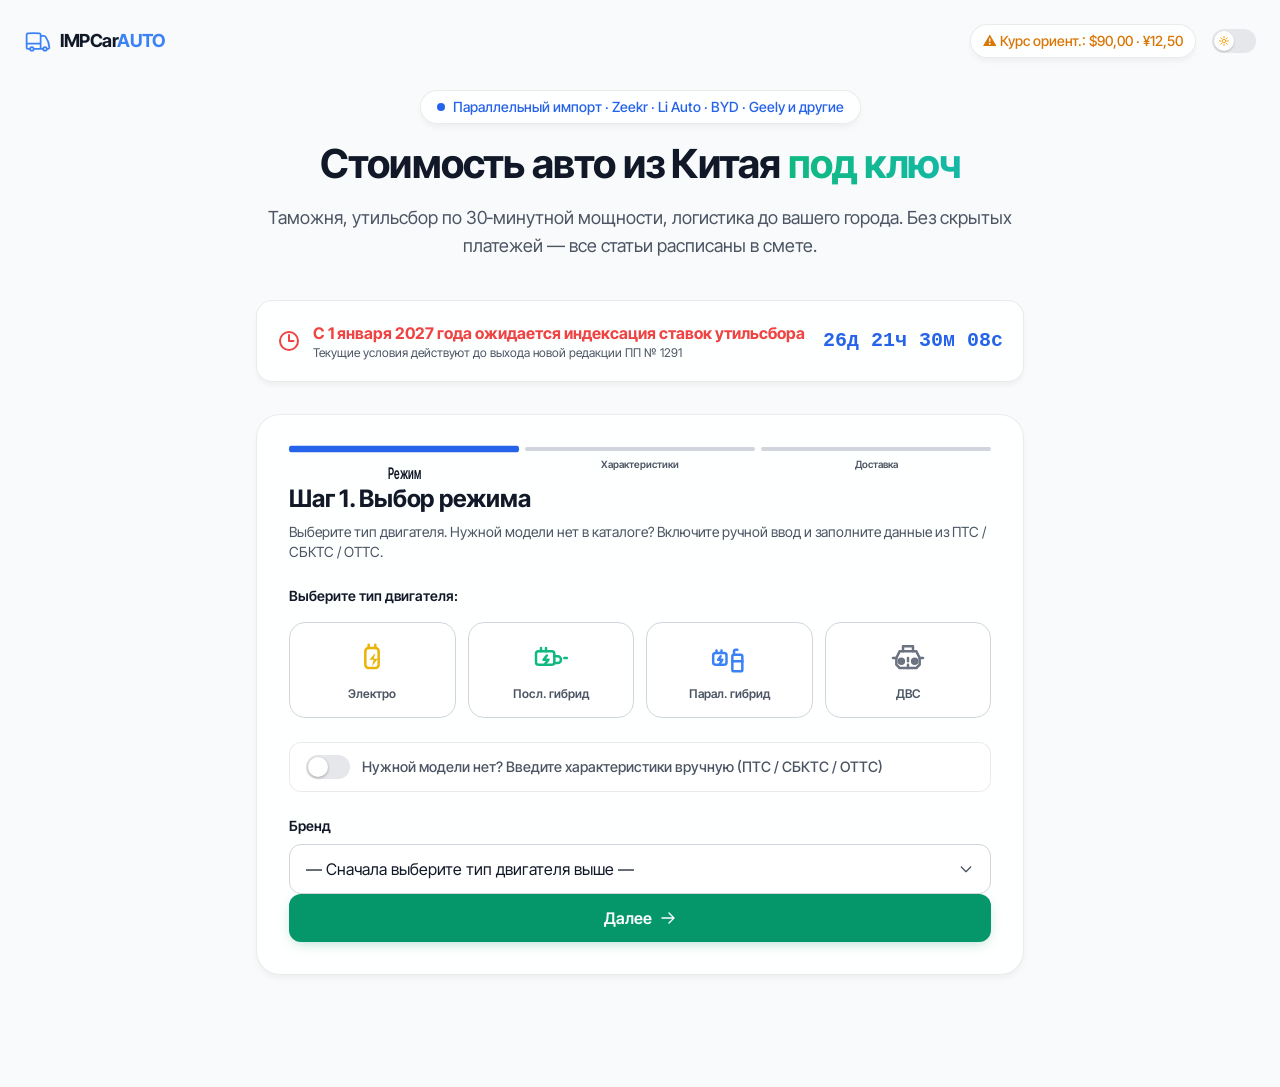
<file: index.backup-before-badge-text.html>
<!DOCTYPE html>
<html lang="ru" class="dark">
<head>
<meta charset="UTF-8">
<meta name="viewport" content="width=device-width, initial-scale=1.0, viewport-fit=cover">
<title>Авто из Китая под ключ | Прозрачный расчёт 2026–2027</title>
<meta name="description" content="Калькулятор стоимости авто из Китая под ключ: таможня, утильсбор по 30-минутной мощности, логистика.">

<link rel="preconnect" href="https://fonts.googleapis.com">
<link rel="preconnect" href="https://fonts.gstatic.com" crossorigin>
<link href="https://fonts.googleapis.com/css2?family=Inter+Tight:wght@400;500;600;700&display=swap" rel="stylesheet">
<link rel="icon" href="data:image/svg+xml,<svg xmlns='http://www.w3.org/2000/svg' viewBox='0 0 100 100'><text y='.9em' font-size='90'>🚗</text></svg>">

<link rel="stylesheet" href="styles.css">
<style>
:root {
  --text-main:#111827; --text-muted:#4b5563; --bg-body:#f9fafb;
  --glass-bg:rgba(255,255,255,.85); --glass-border:rgba(0,0,0,.08);
  --field-bg:#ffffff; --field-border:#d1d5db;
  --toggle-bg:#e5e7eb; --toggle-active:#2563eb; --focus-ring:rgba(37,99,235,.3);
  --success:#059669;
  --cta:#059669; --cta-hover:#047857;
}
.dark {
  --text-main:#f3f4f6; --text-muted:#9ca3af; --bg-body:#070b14;
  --glass-bg:rgba(15,23,42,.82);
  --glass-border:rgba(255,255,255,.1);
  --field-bg:rgba(255,255,255,.05); --field-border:rgba(255,255,255,.15);
  --toggle-bg:#374151; --toggle-active:#00F0FF; --focus-ring:rgba(0,240,255,.3);
  --success:#8fbf7f;
  --cta:#10b981; --cta-hover:#059669;
}
html,body{
  font-family:'Inter Tight',system-ui,sans-serif; -webkit-font-smoothing:antialiased;
  color:var(--text-main); background-color:var(--bg-body);
  transition:background-color .3s ease,color .3s ease;
  min-height:100vh; min-height:100dvh; overflow-x:hidden;
}
h1{font-size:clamp(1.75rem,4vw + 1rem,2.5rem);line-height:1.2;letter-spacing:-.02em}
h2{font-size:clamp(1.25rem,2vw + 1rem,1.5rem);line-height:1.3;letter-spacing:-.01em}

b, .num, #countdown, #specPeak, #specK30, #specCc, #specPrice, #specTotalKw,
#customPrice, #mPrice, #mCc, #mHpIce, #mKwEl, .engine-btn .text-xs {
  font-variant-numeric: tabular-nums;
  font-feature-settings: "tnum";
}

.hero-bg{position:fixed;inset:0;z-index:-2;background-image:url('hero-bg.jpg');background-size:cover;background-position:center;filter:blur(8px) brightness(.9);transform:scale(1.1)}
.dark .hero-bg{filter:blur(8px) brightness(.3)}
.hero-overlay{position:fixed;inset:0;z-index:-1;background:linear-gradient(180deg,rgba(249,250,251,.7) 0%,rgba(249,250,251,.95) 100%)}
.dark .hero-overlay{background:linear-gradient(180deg,rgba(7,11,20,.6) 0%,rgba(7,11,20,.95) 100%)}

.glass{background:var(--glass-bg);backdrop-filter:blur(16px) saturate(180%);-webkit-backdrop-filter:blur(16px) saturate(180%);border:1px solid var(--glass-border);box-shadow:0 4px 6px -1px rgba(0,0,0,.05)}
.dark .glass{box-shadow:0 10px 30px -10px rgba(0,0,0,.5),inset 0 1px 0 rgba(255,255,255,.05)}

.field{background:var(--field-bg);border:1px solid var(--field-border);border-radius:12px;padding:12px 16px;min-height:48px;transition:all .2s ease;color:var(--text-main);width:100%;font-size:16px;appearance:none}
.dark select.field{color:#fff !important;background-color:#1e293b;border-color:rgba(255,255,255,.2)}
.dark select.field option{color:#fff;background-color:#1e293b}
.field:focus,.field:focus-visible{outline:none;border-color:var(--toggle-active);box-shadow:0 0 0 4px var(--focus-ring)}
.field.error-field{border-color:#ef4444 !important;box-shadow:0 0 0 4px rgba(239,68,68,.2) !important;animation:shake .4s cubic-bezier(.36,.07,.19,.97) both}
select.field{background-image:url("data:image/svg+xml,%3Csvg xmlns='http://www.w3.org/2000/svg' fill='none' viewBox='0 0 24 24' stroke='%236b7280'%3E%3Cpath stroke-linecap='round' stroke-linejoin='round' stroke-width='2' d='M19 9l-7 7-7-7'%3E%3C/path%3E%3C/svg%3E");background-repeat:no-repeat;background-position:right 12px center;background-size:16px;padding-right:40px}
.dark select.field{background-image:url("data:image/svg+xml,%3Csvg xmlns='http://www.w3.org/2000/svg' fill='none' viewBox='0 0 24 24' stroke='%23ffffff'%3E%3Cpath stroke-linecap='round' stroke-linejoin='round' stroke-width='2' d='M19 9l-7 7-7-7'%3E%3C/path%3E%3C/svg%3E")}

.wcag-switch{display:flex;align-items:center;gap:12px;cursor:pointer;padding:12px 16px;border-radius:12px;border:1px solid var(--glass-border);background:var(--field-bg);transition:all .2s;user-select:none;min-height:48px;touch-action:manipulation}
.wcag-switch:hover{border-color:var(--toggle-active)}
.wcag-switch:focus-visible{outline:none;box-shadow:0 0 0 4px var(--focus-ring)}
.wcag-switch[aria-pressed="true"]{border-color:var(--toggle-active);background:rgba(37,99,235,.05)}
.dark .wcag-switch[aria-pressed="true"]{background:rgba(0,240,255,.08)}
.switch-track{width:44px;height:24px;background:var(--toggle-bg);border-radius:99px;position:relative;transition:.3s;flex-shrink:0}
.switch-thumb{width:20px;height:20px;background:#fff;border-radius:50%;position:absolute;top:2px;left:2px;transition:.3s cubic-bezier(.4,0,.2,1);box-shadow:0 1px 3px rgba(0,0,0,.3)}
.wcag-switch[aria-pressed="true"] .switch-track{background:var(--toggle-active)}
.wcag-switch[aria-pressed="true"] .switch-thumb{left:22px}
.switch-text{font-weight:500;font-size:.9rem;color:var(--text-muted);transition:.2s}
.wcag-switch[aria-pressed="true"] .switch-text{color:var(--text-main);font-weight:600}

.engine-btn{background:var(--field-bg);border:1px solid var(--field-border);transition:all .3s cubic-bezier(.4,0,.2,1);color:var(--text-muted);min-height:96px;border-radius:16px;display:flex;flex-direction:column;align-items:center;justify-content:center;gap:8px;cursor:pointer;position:relative;overflow:hidden;touch-action:manipulation}
.engine-btn:hover{border-color:var(--toggle-active);transform:translateY(-2px);box-shadow:0 4px 12px rgba(0,0,0,.05)}
.engine-btn:focus-visible{outline:none;box-shadow:0 0 0 4px var(--focus-ring)}
.engine-btn.selected{border-color:var(--toggle-active);background:rgba(37,99,235,.05);color:var(--text-main);box-shadow:inset 0 2px 4px rgba(0,0,0,.05),0 0 0 1px var(--toggle-active);transform:translateY(1px)}
.dark .engine-btn.selected{background:rgba(0,240,255,.08);color:#fff;box-shadow:inset 0 2px 8px rgba(0,0,0,.2),0 0 20px rgba(0,240,255,.15)}
.engine-btn svg{width:40px;height:40px;transition:transform .3s}

@keyframes hintPress{0%,100%{transform:translateY(0);border-color:var(--field-border);box-shadow:none}50%{transform:translateY(2px);border-color:var(--toggle-active);box-shadow:0 0 15px rgba(0,240,255,.2);background:rgba(0,240,255,.05)}}
.hint-animate{animation:hintPress 2s infinite ease-in-out}
.hint-animate:nth-child(1){animation-delay:0s}.hint-animate:nth-child(2){animation-delay:.5s}
.hint-animate:nth-child(3){animation-delay:1s}.hint-animate:nth-child(4){animation-delay:1.5s}

@keyframes electricPulse{0%{stroke-dashoffset:24;opacity:.5}50%{opacity:1;filter:drop-shadow(0 0 4px #eab308)}100%{stroke-dashoffset:0;opacity:.5}}
.ev-bolt{stroke-dasharray:24;animation:electricPulse 1.5s linear infinite}

.unit-toggle{display:inline-flex;gap:2px;background:var(--field-bg);border:1px solid var(--field-border);border-radius:8px;padding:2px}
.unit-btn{padding:8px 12px;min-height:40px;font-size:.72rem;cursor:pointer;border-radius:6px;color:var(--text-muted);transition:all .2s;font-weight:600;border:none;background:transparent;touch-action:manipulation;display:inline-flex;align-items:center;justify-content:center}
#specIcon svg{width:100%;height:100%}
.unit-btn.active{background:var(--toggle-active);color:#fff;box-shadow:0 1px 2px rgba(0,0,0,.1)}
.dark .unit-btn.active{color:#070b14}

.btn-primary{background:var(--cta);color:#fff;font-weight:600;border-radius:12px;transition:all .2s ease;border:none;cursor:pointer;box-shadow:0 4px 14px -4px rgba(5,150,105,.35);min-height:48px;display:inline-flex;align-items:center;justify-content:center;gap:8px;touch-action:manipulation}
.btn-primary:hover{background:var(--cta-hover);transform:translateY(-2px);box-shadow:0 8px 20px -4px rgba(5,150,105,.45);filter:brightness(1.03)}
.btn-primary:active{transform:translateY(0)}
.btn-primary:focus-visible{outline:none;box-shadow:0 0 0 4px rgba(16,1,129,.4)}
.btn-secondary{background:transparent;border:1px solid var(--field-border);color:var(--text-main);border-radius:12px;transition:all .2s ease;cursor:pointer;min-height:48px;display:inline-flex;align-items:center;justify-content:center;gap:8px;font-weight:500;touch-action:manipulation}
.btn-secondary:hover{background:var(--field-bg);border-color:var(--text-muted)}
.btn-secondary:focus-visible{outline:none;box-shadow:0 0 0 4px var(--focus-ring)}

.theme-toggle{width:44px;height:24px;background:var(--toggle-bg);border-radius:99px;position:relative;cursor:pointer;transition:.3s;border:none;padding:0;touch-action:manipulation}
.theme-toggle::before{content:'';position:absolute;inset:-10px -6px;}
.theme-toggle:focus-visible{outline:none;box-shadow:0 0 0 4px var(--focus-ring)}
.theme-thumb{width:20px;height:20px;background:#fff;border-radius:50%;position:absolute;top:2px;left:2px;transition:.3s cubic-bezier(.4,0,.2,1);display:flex;align-items:center;justify-content:center;box-shadow:0 1px 2px rgba(0,0,0,.2)}
.theme-thumb svg{width:12px;height:12px;color:#f59e0b}
.dark .theme-thumb{left:22px;background:#1f2937}
.dark .theme-thumb svg{color:#e5e7eb}

html.js-ready .reveal{opacity:0;transform:translateY(20px);transition:all .6s cubic-bezier(.16,1,.3,1)}
html.js-ready .reveal.active{opacity:1;transform:translateY(0)}
.delay-100{transition-delay:.1s}.delay-200{transition-delay:.2s}

@keyframes slideDownFade{from{opacity:0;transform:translateY(-12px)}to{opacity:1;transform:none}}
.animate-slide-down{animation:slideDownFade .4s cubic-bezier(.16,1,.3,1)}

.estimate-warn{background:rgba(245,158,11,.12);border:1px solid rgba(245,158,11,.35);color:#92400e;border-radius:12px;padding:12px;font-size:.75rem;line-height:1.5;margin-top:12px}
.dark .estimate-warn{color:#fcd34d}
.hidden{display:none!important}
@media (min-width:640px){#rateBox{display:block!important}}
  #ratePill{display:inline-flex;align-items:center;gap:4px;border-radius:9999px;padding:4px 10px;font-size:11px;font-weight:600;background:var(--field-bg);border:1px solid var(--glass-border);color:var(--text-muted);white-space:nowrap;font-variant-numeric:tabular-nums;font-feature-settings:"tnum";max-width:140px;min-width:0;overflow:hidden;text-overflow:ellipsis}
@media (min-width:640px){#ratePill{display:none}}
@media (max-width:360px){#ratePill{font-size:10px;padding:3px 8px;max-width:104px}}
.legal-note{background:var(--field-bg);border:1px solid var(--glass-border);border-radius:12px;padding:14px;font-size:.72rem;line-height:1.55;color:var(--text-muted)}
.legal-note b{color:var(--text-main)}

.trust-chip{display:inline-flex;align-items:center;gap:6px;font-size:11px;font-weight:500;padding:6px 10px;border-radius:999px;background:var(--field-bg);border:1px solid var(--glass-border);color:var(--text-muted)}

.sticky-summary{position:sticky;top:24px}
#stepDots{gap:0}
.seg{position:relative;flex:1 1 0%;height:4px;border-radius:9999px;background:var(--field-border);transition:background .3s ease,transform .3s ease}
.seg+.seg{margin-left:6px}
.seg::after{content:attr(data-label);position:absolute;top:10px;left:50%;transform:translateX(-50%);font-size:10px;font-weight:600;white-space:nowrap;color:var(--text-muted);transition:color .3s ease}
.seg-done{background:var(--toggle-active)}
.seg-active{background:var(--toggle-active);transform:scaleY(1.6)}
.seg-active::after{color:var(--text-main)}
@media (max-width:360px){.seg::after{font-size:9px}}
@keyframes shake{10%,90%{transform:translate3d(-1px,0,0)}20%,80%{transform:translate3d(2px,0,0)}30%,50%,70%{transform:translate3d(-4px,0,0)}40%,60%{transform:translate3d(4px,0,0)}}

@media (hover:none) and (pointer:coarse){
  .reveal{opacity:1 !important;transform:none !important;transition:none !important}
  .engine-btn:hover,.btn-primary:hover,.btn-secondary:hover{transform:none !important}
}
@media (prefers-reduced-motion:reduce){
  *,*::before,*::after{animation-duration:.01ms !important;animation-iteration-count:1 !important;transition-duration:.01ms !important;scroll-behavior:auto !important}
  .reveal{opacity:1;transform:none}.hint-animate,.ev-bolt{animation:none}
}
@supports (padding:max(0px)){.safe-bottom{padding-bottom:max(1rem,env(safe-area-inset-bottom))}}
::-webkit-scrollbar{width:8px;height:8px}::-webkit-scrollbar-track{background:transparent}
::-webkit-scrollbar-thumb{background:var(--field-border);border-radius:4px}
::-webkit-scrollbar-thumb:hover{background:var(--text-muted)}

#resultBox b, #resultBox .text-2xl, #resultBox .text-3xl{ white-space:nowrap; }
#resultBox .text-sm{ font-size:.8125rem; line-height:1.35; }
#resultBox .text-xs{ font-size:.6875rem; }
#finalTotal{font-variant-numeric:tabular-nums;font-feature-settings:"tnum";}
#resultBox .text-lg{ font-size:.9375rem; letter-spacing:-.01em; }
@media (max-width:360px){
  .unit-toggle{ flex-wrap:wrap; }
  #resultBox .flex.justify-between{ flex-wrap:wrap; row-gap:2px; }
  #resultBox b{ white-space:normal; word-break:keep-all; }
}
#stickyCta{position:fixed;left:0;right:0;bottom:0;z-index:60;padding:8px 12px calc(8px + env(safe-area-inset-bottom));background:var(--glass-bg);backdrop-filter:blur(16px) saturate(180%);-webkit-backdrop-filter:blur(16px) saturate(180%);border-top:1px solid var(--glass-border);box-shadow:0 -8px 24px -8px rgba(0,0,0,.35)}
#stickyCta .stickyCta-inner{display:flex;align-items:center;justify-content:space-between;gap:12px;max-width:48rem;margin:0 auto}
#stickyCta .stickyCta-val{display:flex;flex-direction:column;line-height:1.15;min-width:0}
#stickyCta .stickyCta-cap{font-size:10px;font-weight:600;color:var(--text-muted);text-transform:uppercase;letter-spacing:.04em}
#stickyCta #stickyCtaVal{font-size:1.05rem;font-weight:800;color:var(--text-main);font-variant-numeric:tabular-nums;white-space:nowrap;overflow:hidden;text-overflow:ellipsis}
#stickyCta .stickyCta-btn{flex:0 0 auto;min-height:44px;padding:0 16px;font-size:.9rem}
@media (min-width:640px){#stickyCta{display:none}}
.lb-wrap{position:relative}
.lb-native{position:absolute;width:1px;height:1px;padding:0;margin:-1px;overflow:hidden;clip:rect(0 0 0 0);white-space:nowrap;border:0;opacity:0;pointer-events:none}
.lb-trigger{display:flex;align-items:center;justify-content:space-between;gap:8px;width:100%;min-height:48px;padding:12px 16px;border-radius:12px;background:var(--field-bg);border:1px solid var(--field-border);color:var(--text-main);font-size:16px;cursor:pointer;text-align:left;transition:border-color .2s ease,box-shadow .2s ease;touch-action:manipulation}
.lb-trigger:hover{border-color:var(--toggle-active)}
.lb-trigger:focus-visible{outline:none;border-color:var(--toggle-active);box-shadow:0 0 0 4px var(--focus-ring)}
.lb-trigger[aria-expanded="true"]{border-color:var(--toggle-active);box-shadow:0 0 0 4px var(--focus-ring)}
.lb-label{flex:1 1 auto;min-width:0;overflow:hidden;text-overflow:ellipsis;white-space:nowrap}
.lb-caret{flex:0 0 auto;width:16px;height:16px;color:var(--text-muted);transition:transform .2s ease}
.lb-trigger[aria-expanded="true"] .lb-caret{transform:rotate(180deg)}
.lb-panel{position:absolute;left:0;right:0;top:calc(100% + 6px);z-index:40;max-height:240px;overflow-y:auto;background:var(--glass-bg);backdrop-filter:blur(16px) saturate(180%);-webkit-backdrop-filter:blur(16px) saturate(180%);border:1px solid var(--glass-border);border-radius:12px;box-shadow:0 10px 30px -10px rgba(0,0,0,.5);padding:6px}
.lb-panel[hidden]{display:none}
.lb-option{display:flex;align-items:center;gap:8px;padding:10px 12px;border-radius:8px;color:var(--text-main);font-size:15px;cursor:pointer;touch-action:manipulation}
.lb-option:hover,.lb-option.lb-active{background:rgba(127,127,127,.14)}
.lb-option[aria-selected="true"]{font-weight:600;color:var(--toggle-active)}
.lb-check{flex:0 0 auto;width:16px;height:16px;color:var(--toggle-active);opacity:0}
.lb-option[aria-selected="true"] .lb-check{opacity:1}
#ageBlock .lb-wrap{display:none}
.age-segments{display:grid;grid-template-columns:repeat(3,1fr);gap:8px}
.age-btn{min-height:48px;padding:8px 6px;font-size:.8rem;font-weight:600;line-height:1.2;text-align:center;white-space:normal;cursor:pointer;border:1px solid var(--field-border);border-radius:12px;background:var(--field-bg);color:var(--text-main);transition:all .2s ease;font-variant-numeric:tabular-nums;font-feature-settings:"tnum";touch-action:manipulation}
.age-btn:hover{border-color:var(--toggle-active)}
.age-btn:focus-visible{outline:none;box-shadow:0 0 0 4px var(--focus-ring)}
.age-btn.is-selected{border-color:var(--toggle-active);background:rgba(37,99,235,.05);color:var(--text-main);box-shadow:0 0 0 1px var(--toggle-active)}
.dark .age-btn.is-selected{background:rgba(0,240,255,.08);color:#fff;box-shadow:0 0 0 1px var(--toggle-active),0 0 16px rgba(0,240,255,.15)}
.age-btn[disabled]{opacity:.4;cursor:not-allowed;filter:grayscale(.5)}
.age-badge{display:flex;align-items:flex-start;gap:6px;background:rgba(5,150,105,.1);border:1px solid rgba(5,150,105,.3);color:var(--success);padding:8px 12px;border-radius:10px;font-size:.75rem;line-height:1.4;font-weight:500;margin-top:8px;animation:slideDownFade .3s ease-out}
.dark .age-badge{background:rgba(143,191,127,.12);border-color:rgba(143,191,127,.3)}
@media (max-width:360px){.age-segments{gap:6px}.age-btn{font-size:.72rem;padding:6px 4px}}
@media (prefers-reduced-motion:reduce){.age-badge{animation:none}}
</style>

<script>
(function(){try{
  var t=localStorage.getItem('theme');
  var light = t==='light' || (!t && matchMedia('(prefers-color-scheme: light)').matches);
  if(light) document.documentElement.classList.remove('dark');
}catch(e){}})();
</script>
</head>

<body class="antialiased safe-bottom">
<div class="hero-bg"></div>
<div class="hero-overlay"></div>

<header class="max-w-screen-xl mx-auto px-4 sm:px-6 pt-6 flex items-center justify-between gap-4 reveal active">
  <div class="flex items-center gap-2">
    <svg class="w-7 h-7 text-brand" fill="none" viewBox="0 0 24 24" stroke="currentColor" stroke-width="1.5"><path stroke-linecap="round" stroke-linejoin="round" d="M8.25 18.75a1.5 1.5 0 01-3 0m3 0a1.5 1.5 0 00-3 0m3 0h6m-9 0H3.375a1.125 1.125 0 01-1.125-1.125V14.25m17.25 4.5a1.5 1.5 0 01-3 0m3 0a1.5 1.5 0 00-3 0m3 0h1.125c.621 0 1.129-.504 1.09-1.124a17.902 17.902 0 00-3.213-9.193 2.056 2.056 0 00-1.58-.86H14.25M16.5 18.75h-2.25m0-11.177v-.958c0-.568-.422-1.048-.987-1.106a48.554 48.554 0 00-10.026 0 1.106 1.106 0 00-.987 1.106v7.635m12-6.677v6.677m0 4.5v-4.5m0 0h-12"/></svg>
    <span class="font-bold tracking-tight text-lg" style="color:var(--text-main)">IMPCar<span class="text-brand">AUTO</span></span>
  </div>
  <div class="flex items-center gap-3 sm:gap-4">
      <div id="ratePill" style="color:var(--text-muted)">¥…</div>
    <div id="rateBox" class="glass rounded-full px-3 py-1.5 text-xs sm:text-sm font-medium hidden sm:block" style="color:var(--text-muted)">Курс: загружаем…</div>
    <button class="theme-toggle" onclick="toggleTheme()" aria-label="Переключить тему"><div class="theme-thumb" id="themeIcon"></div></button>
  </div>
</header>

<main class="max-w-screen-xl mx-auto px-4 sm:px-6 pb-24 pt-8">

  <section class="text-center mb-10 reveal active delay-100 max-w-3xl mx-auto">
    <div class="inline-flex items-center gap-2 glass rounded-full px-4 py-1.5 text-xs sm:text-sm mb-4 font-medium" style="color:var(--toggle-active)">
      <span class="w-2 h-2 rounded-full bg-current animate-pulse"></span> Параллельный импорт · Zeekr · Li Auto · BYD · Geely и другие
    </div>
    <h1 class="font-bold mb-4" style="color:var(--text-main)">Стоимость авто из Китая <span class="text-transparent bg-clip-text bg-gradient-to-r from-emerald-500 to-teal-500">под ключ</span></h1>
    <p class="text-base sm:text-lg" style="color:var(--text-muted)">Таможня, утильсбор по 30‑минутной мощности, логистика до вашего города. Без скрытых платежей — все статьи расписаны в смете.</p>
  </section>

  <section class="max-w-3xl mx-auto mb-8 reveal active delay-200">
    <div class="glass rounded-2xl p-4 sm:p-5 flex flex-col sm:flex-row items-center justify-between gap-4 text-center sm:text-left">
      <div class="flex items-center gap-3">
        <svg class="w-6 h-6 text-red-500 shrink-0" fill="none" viewBox="0 0 24 24" stroke="currentColor" stroke-width="2"><path stroke-linecap="round" stroke-linejoin="round" d="M12 6v6h4.5m4.5 0a9 9 0 11-18 0 9 9 0 0118 0z"/></svg>
        <div>
          <div class="font-bold text-sm sm:text-base text-red-500">С 1 января 2027 года ожидается индексация ставок утильсбора</div>
          <div class="text-xs" style="color:var(--text-muted)">Текущие условия действуют до выхода новой редакции ПП № 1291</div>
        </div>
      </div>
         <div id="countdown" class="font-mono font-bold text-lg sm:text-xl whitespace-nowrap" style="color:var(--toggle-active)">
        <span id="days">00</span>д <span id="hours">00</span>ч <span id="minutes">00</span>м <span id="seconds">00</span>с
      </div>
    </div>
  </section>

  <div class="max-w-3xl mx-auto glass rounded-3xl p-5 sm:p-8 reveal active delay-200" id="calcCard">

    <div class="flex items-center justify-center gap-2 mb-8" id="stepDots">
      <span class="seg seg-active" data-i="1" data-label="Режим"></span>
      <span class="seg" data-i="2" data-label="Характеристики"></span>
      <span class="seg" data-i="3" data-label="Доставка"></span>
    </div>

    <!-- ШАГ 1 -->
    <div class="wizard-step" data-step="1">
      <h2 class="font-bold mb-2">Шаг 1. Выбор режима</h2>
      <p class="text-sm mb-6" style="color:var(--text-muted)">Выберите тип двигателя. Нужной модели нет в каталоге? Включите ручной ввод и заполните данные из ПТС / СБКТС / ОТТС.</p>

      <p class="text-sm font-semibold mb-4" style="color:var(--text-main)">Выберите тип двигателя:</p>
      <div class="grid grid-cols-2 sm:grid-cols-4 gap-3 mb-6" id="engineTypeGrid">
        <button type="button" class="engine-btn hint-animate" data-type="EV" aria-label="Электромобиль">
          <svg class="text-yellow-500" viewBox="0 0 24 24" fill="none" stroke="currentColor" stroke-width="1.5" stroke-linecap="round" stroke-linejoin="round">
            <rect x="8" y="6" width="8" height="12" rx="2"/><path d="M10 6V4m4 2V4"/>
            <path class="ev-bolt" d="M13.5 9.5L10.5 13h2.5l-1 4 3.5-4.5H13l1-3z" fill="currentColor" stroke="none"/>
          </svg>
          <span class="text-xs font-semibold">Электро</span>
        </button>
        <button type="button" class="engine-btn hint-animate" data-type="SEQ_HYBRID" aria-label="Последовательный гибрид">
          <svg class="text-emerald-500" viewBox="0 0 24 24" fill="none" stroke="currentColor" stroke-width="1.5" stroke-linecap="round" stroke-linejoin="round">
            <rect x="3" y="8" width="11" height="8" rx="1.5"/><path d="M6 8V6m3 2V6"/><path d="M9.5 10.5l-2 2.5h3l-2 2.5"/><path d="M14 11h2a2 2 0 012 2v0a2 2 0 01-2 2h-2"/><path d="M20 12h1.5"/>
          </svg>
          <span class="text-xs font-semibold">Посл. гибрид</span>
        </button>
        <button type="button" class="engine-btn hint-animate" data-type="PAR_HYBRID" aria-label="Параллельный гибрид">
          <svg class="text-brand" viewBox="0 0 24 24" fill="none" stroke="currentColor" stroke-width="1.5" stroke-linecap="round" stroke-linejoin="round">
            <rect x="2.5" y="9" width="8" height="7" rx="1.5"/><path d="M4.5 9V7.5m3 1.5V7.5"/><path d="M7 11l-1.5 2h2.5L6.5 15.5"/><path d="M15 10h4a1 1 0 011 1v8a1 1 0 01-1 1h-4a1 1 0 01-1-1v-8a1 1 0 011-1z"/><path d="M15 10V8a1 1 0 011-1h1"/><path d="M14 14h6"/>
          </svg>
          <span class="text-xs font-semibold">Парал. гибрид</span>
        </button>
        <button type="button" class="engine-btn hint-animate" data-type="ICE" aria-label="ДВС">
          <svg class="text-gray-500 dark:text-gray-400" viewBox="0 0 24 24" fill="none" stroke="currentColor" stroke-width="1.5" stroke-linecap="round" stroke-linejoin="round">
            <path d="M7 8l-2 4v4l2 2h10l2-2v-4l-2-4H7z"/><path d="M9 8V5h6v3"/><path d="M12 12v6" stroke-dasharray="2 2"/><circle cx="8" cy="14" r="1.5" fill="currentColor"/><circle cx="16" cy="14" r="1.5" fill="currentColor"/><path d="M5 12H3m18 0h-2"/>
          </svg>
          <span class="text-xs font-semibold">ДВС</span>
        </button>
      </div>

      <div id="manualSwitchStep1" class="wcag-switch mb-6" role="switch" aria-pressed="false" tabindex="0"
           onclick="toggleManualModeFromStep1()"
           onkeydown="if(event.key==='Enter'||event.key===' '){event.preventDefault();toggleManualModeFromStep1();}">
        <div class="switch-track"><div class="switch-thumb"></div></div>
        <div class="switch-text" id="switchLabelStep1">Нужной модели нет? Введите характеристики вручную (ПТС / СБКТС / ОТТС)</div>
      </div>

      <!-- КАТАЛОГ -->
      <div id="catalogModeStep1">
        <div id="brandWrap">
          <label class="block text-sm font-semibold mb-2" for="brandSel">Бренд</label>
          <select id="brandSel" class="field mb-6" disabled aria-label="Выберите бренд"><option value="">— Сначала выберите тип двигателя выше —</option></select>
        </div>
        <button id="nextBtn1" class="btn-primary w-full text-base" onclick="nextFrom1()">
          Далее <svg class="w-4 h-4" fill="none" viewBox="0 0 24 24" stroke="currentColor" stroke-width="2"><path stroke-linecap="round" stroke-linejoin="round" d="M13.5 4.5L21 12m0 0l-7.5 7.5M21 12H3"/></svg>
        </button>
      </div>

      <!-- РУЧНОЙ РЕЖИМ (перенесён на Шаг 1, под выбор типа двигателя) -->
      <div id="manualPanel" class="glass rounded-xl p-3 sm:p-4 mb-4 hidden" style="background:var(--field-bg)">
        <div class="mb-3">
          <label class="block text-xs font-semibold mb-1" for="mEngineType" style="color:var(--text-muted)">Тип двигателя (ПТС / СБКТС / ОТТС)</label>
          <select id="mEngineType" class="field text-sm font-bold" style="color:var(--toggle-active)">
            <option value="EV">⚡ Электромобиль</option>
            <option value="SEQ_HYBRID">🔋 Последовательный гибрид</option>
            <option value="PAR_HYBRID">🔄 Параллельный гибрид</option>
            <option value="ICE">🛢️ ДВС (бензин / дизель)</option>
          </select>
        </div>
        <div class="grid grid-cols-2 gap-3 mb-3">
          <div><label class="block text-xs font-semibold mb-1" for="mYear" style="color:var(--text-muted)">Год выпуска</label><select id="mYear" class="field text-sm"></select></div>
          <div><label class="block text-xs font-semibold mb-1" for="mMonth" style="color:var(--text-muted)">Месяц</label><select id="mMonth" class="field text-sm"></select></div>
        </div>
        <div id="mCcWrap" class="mb-3"><label class="block text-xs font-semibold mb-1" for="mCc" style="color:var(--text-muted)">Объём ДВС (см³)</label><input id="mCc" type="number" class="field text-sm" placeholder="1998" inputmode="numeric"></div>
        <div class="grid grid-cols-3 gap-3 mb-3">
          <div class="col-span-2"><label class="block text-xs font-semibold mb-1" for="mPrice" style="color:var(--text-muted)">Стоимость</label><input id="mPrice" type="number" class="field text-sm" placeholder="139800" inputmode="numeric"></div>
          <div><label class="block text-xs font-semibold mb-1" for="mCur" style="color:var(--text-muted)">Валюта</label><select id="mCur" class="field text-sm"><option value="CNY">¥ CNY</option><option value="USD">$ USD</option><option value="EUR">€ EUR</option></select></div>
        </div>
        <div id="deliverySwitch" class="wcag-switch mb-3" role="switch" aria-pressed="true" tabindex="0"
             onclick="toggleDelivery()"
             onkeydown="if(event.key==='Enter'||event.key===' '){event.preventDefault();toggleDelivery();}">
          <div class="switch-track"><div class="switch-thumb"></div></div>
          <div class="switch-text" id="deliveryLabel">🚚 Доставка до моего города</div>
        </div>
        <div id="mCityWrap" class="mb-3">
          <label class="block text-xs font-semibold mb-1" for="mCitySel" style="color:var(--text-muted)">Город получения</label>
          <select id="mCitySel" class="field text-sm"></select>
        </div>
        <div id="mHpWrap" class="mb-3"><label class="block text-xs font-semibold mb-1" for="mHpIce" style="color:var(--text-muted)">Мощность ДВС (л.с.)</label><input id="mHpIce" type="number" class="field text-sm" placeholder="112" inputmode="numeric"></div>
        <div id="mKwWrap" class="mb-3">
          <label class="block text-xs font-semibold mb-1" for="mKwEl" style="color:var(--text-muted)">Пиковая мощность электромотора (кВт)</label>
          <input id="mKwEl" type="number" class="field text-sm" placeholder="175" inputmode="decimal">
          <div id="mEstimateWarn" class="estimate-warn hidden">
            ⚠️ <b>Оценка:</b> 30‑минутная мощность не указана — расчёт по 45 % от пиковой. Точная сумма утильсбора определяется по ОТТС / СБКТС / ЭПТС.
          </div>
        </div>
        <div class="flex items-start gap-3" id="mKnowWrap">
          <input id="mKnow" type="checkbox" class="mt-1 w-5 h-5 rounded cursor-pointer" style="accent-color:var(--toggle-active)" aria-label="Я знаю точную 30-минутную мощность">
          <label for="mKnow" class="text-xs leading-snug cursor-pointer" style="color:var(--text-muted)">Я знаю точную 30‑минутную мощность из ОТТС / ЭПТС — введу её в поле выше</label>
        </div>
        <div id="ageTransitionWarn" class="estimate-warn hidden"></div> 
      </div>
      <button id="nextBtn1Manual" class="btn-primary w-full text-base hidden" onclick="nextFrom1Manual()">
        Далее <svg class="w-4 h-4" fill="none" viewBox="0 0 24 24" stroke="currentColor" stroke-width="2"><path stroke-linecap="round" stroke-linejoin="round" d="M13.5 4.5L21 12m0 0l-7.5 7.5M21 12H3"/></svg>
      </button>
    </div>

    <!-- ШАГ 2 -->
    <div class="wizard-step hidden" data-step="2">
      <h2 class="font-bold mb-2">Шаг 2. Характеристики</h2>
      <p class="text-sm mb-5" style="color:var(--text-muted)" id="step2Desc">Выберите модель и комплектацию из каталога.</p>

      <!-- КАТАЛОГ -->
      <div id="catalogBlock" class="mb-4">
        <label class="block text-xs font-semibold mb-1" for="modelSel" style="color:var(--text-muted)">Модель</label>
        <select id="modelSel" class="field text-sm mb-3" disabled aria-label="Выберите модель"><option value="">— Сначала бренд —</option></select>
        <label class="block text-xs font-semibold mb-1" for="trimSel" style="color:var(--text-muted)">Комплектация</label>
        <select id="trimSel" class="field text-sm" disabled aria-label="Выберите комплектацию"><option value="">— Сначала модель —</option></select>
      </div>

      <!-- КАРТОЧКА ХАРАКТЕРИСТИК -->
      <div id="specCard" class="glass rounded-xl p-3 sm:p-4 mb-4 hidden" style="background:var(--field-bg)">
        <div class="flex items-start gap-3">
          <div id="specIcon" class="shrink-0 w-10 h-8 flex items-center justify-center" style="color:var(--toggle-active)"></div>
          <div class="text-xs w-full">
            <div class="flex justify-between items-center gap-2 py-1"><span style="color:var(--text-muted)">Тип:</span><b id="specType" style="color:var(--text-main)"></b></div>
            <div class="flex justify-between items-center gap-2 py-1">
              <span style="color:var(--text-muted)">Пиковая мощность:</span>
              <span class="flex items-center gap-1.5"><b id="specPeak" class="text-yellow-500"></b>
                <span class="unit-toggle" id="peakUnitToggle"><button type="button" class="unit-btn active" data-unit="kw">кВт</button><button type="button" class="unit-btn" data-unit="hp">л.с.</button></span>
              </span>
            </div>
            <div class="flex justify-between items-center gap-2 py-1" id="k30Row">
              <span style="color:var(--text-muted)">30‑мин мощность:</span>
              <span class="flex items-center gap-1.5"><b id="specK30" style="color:var(--toggle-active)"></b>
                <span class="unit-toggle" id="k30UnitToggle"><button type="button" class="unit-btn active" data-unit="kw">кВт</button><button type="button" class="unit-btn" data-unit="hp">л.с.</button></span>
              </span>
            </div>
            <div id="k30Hint" class="py-0.5 text-[11px]" style="color:var(--text-muted)"></div>
            <div id="specCcRow" class="flex justify-between items-center gap-2 py-1"><span style="color:var(--text-muted)">Объём ДВС:</span><b id="specCc" style="color:var(--text-main)"></b></div>
            <div id="specNotesRow" class="py-0.5 text-[11px]" style="color:var(--text-muted)"><span id="specNotes"></span></div>
            <div id="specPriceRow" class="flex justify-between items-center gap-2 py-1"><span style="color:var(--text-muted)">Ориентировочная цена в Китае:</span><b id="specPrice" style="color:var(--text-main)"></b></div>
            <div class="flex justify-between items-center gap-2 pt-1.5 mt-1 border-t font-semibold" style="border-color:var(--glass-border)">
              <span style="color:var(--text-muted)">Итоговая мощность для утиля:</span><b id="specTotalKw" style="color:var(--toggle-active)"></b>
            </div>
          </div>
        </div>
      </div>

      <!-- ЦЕНА -->
      <div id="priceBlock" class="mb-4">
        <label class="block text-xs font-semibold mb-1" for="customPrice" style="color:var(--text-muted)">Ваша цена (если известна):</label>
        <div class="grid grid-cols-3 gap-3">
          <div class="col-span-2"><input id="customPrice" type="number" class="field text-sm" placeholder="Например, 105800" inputmode="numeric"></div>
          <div><select id="currencySel" class="field text-sm" aria-label="Валюта цены"><option value="CNY">¥ CNY</option><option value="USD">$ USD</option><option value="EUR">€ EUR</option></select></div>
        </div>
      </div>

      <!-- ВОЗРАСТ -->
      <div id="ageBlock" class="mb-4">
        <label class="block text-sm font-semibold mb-3" style="color:var(--text-main)">Возраст автомобиля</label>
        <div class="age-segments" role="group" aria-label="Категория возраста автомобиля">
          <button type="button" class="age-btn" data-age="new" onclick="syncAgeSegmentToSelect('new')">До 3 лет</button>
          <button type="button" class="age-btn" data-age="mid" onclick="syncAgeSegmentToSelect('mid')">3–5 лет</button>
          <button type="button" class="age-btn" data-age="old" onclick="syncAgeSegmentToSelect('old')">Старше 5 лет</button>
        </div>
        <select id="ageSel" class="hidden" aria-hidden="true" tabindex="-1">
          <option value="new">До 3 лет</option><option value="mid">3–5 лет</option><option value="old">Старше 5 лет</option>
        </select>
        <div id="derivedAgeBadge" class="age-badge hidden" aria-live="polite">
          <span>✓ Категория по году выпуска из базы: <b id="derivedAgeText">до 3 лет</b>. Точно — только ручной ввод (нужен месяц выпуска).</span>
        </div>
        <p class="text-[11px] mt-2" style="color:var(--text-muted)">Для утильсбора действуют 2 категории (до 3 лет / старше 3 лет). Для таможенной пошлины ДВС — 3 категории (до 3 лет / 3–5 лет / старше 5 лет).</p>
      </div>

      <!-- ГОД ВВОЗА -->
      <label class="block text-xs font-semibold mb-1" for="yearSel" style="color:var(--text-muted)">Планируемый год ввоза</label>
      <select id="yearSel" class="field text-sm mb-1" aria-label="Год ввоза">
        <option value="2026">2026 (текущие ставки)</option>
        <option value="2027">2027 (+10% индексация)</option>
      </select>
      <p class="text-[11px] mb-5" style="color:var(--text-muted)">*Ставки 2027 года — по таблице индексации ПП РФ №1291.</p>

      <div class="flex gap-3">
        <button class="btn-secondary px-6" onclick="gotoStep(1)" aria-label="Назад">
          <svg class="w-4 h-4" fill="none" viewBox="0 0 24 24" stroke="currentColor" stroke-width="2"><path stroke-linecap="round" stroke-linejoin="round" d="M10.5 19.5L3 12m0 0l7.5-7.5M3 12h18"/></svg> Назад
        </button>
        <button id="nextBtn2" class="btn-primary flex-1" onclick="nextFrom2()" aria-label="Далее">
          Далее <svg class="w-4 h-4" fill="none" viewBox="0 0 24 24" stroke="currentColor" stroke-width="2"><path stroke-linecap="round" stroke-linejoin="round" d="M13.5 4.5L21 12m0 0l-7.5 7.5M21 12H3"/></svg>
        </button>
      </div>
    </div>

    <!-- ШАГ 3 -->
    <div class="wizard-step hidden" data-step="3">
      <h2 class="font-bold mb-2">Шаг 3. Доставка и расчёт</h2>
      <p class="text-sm mb-6" style="color:var(--text-muted)">Логистика зависит от региона получения.</p>

      <div class="lg:grid lg:grid-cols-5 lg:gap-6">
        <div class="lg:col-span-3">
          <div id="cityBlockFinal" class="mb-4">
            <label class="block text-xs font-semibold mb-1" for="citySel" style="color:var(--text-muted)">Город получения</label>
            <select id="citySel" class="field text-sm" aria-label="Город доставки"></select>
          </div>

          <div class="flex flex-wrap gap-2 mb-4">
            <span class="trust-chip">📜 ПП РФ №1291 от 26.12.2013</span>
            <span class="trust-chip">🗓 Ставки актуальны на 2026 г.</span>
            <span class="trust-chip">⚖️ Расчёт по данным ОТТС/СБКТС</span>
          </div>

          <div class="legal-note mb-6">
            <b>Правовая основа расчёта.</b> Утилизационный сбор для легковых автомобилей (категория M1) рассчитывается по Постановлению Правительства РФ № 1291 в действующей редакции: базовая ставка — 20 000 ₽; льгота для физлиц на личное пользование — коэффициенты 0,17 (до 3 лет) и 0,26 (старше 3 лет). 30‑минутная мощность принимается по данным ОТТС / СБКТС / ЭПТС. Для автомобилей, ввозимых не для личного пользования, применяются повышающие коэффициенты. При расхождении заявленной и таможенной стоимости таможенный орган вправе пересчитать пошлины, НДС, акциз и утилизационный сбор по собственной оценке; итоговые суммы фиксируются в решении таможенного органа. Точные действующие ставки и коэффициенты уточняйте у вашего таможенного представителя.
          </div>

          <div class="flex gap-3 mb-6">
            <button class="btn-secondary px-6" onclick="gotoStep(2)" aria-label="Назад">
              <svg class="w-4 h-4" fill="none" viewBox="0 0 24 24" stroke="currentColor" stroke-width="2"><path stroke-linecap="round" stroke-linejoin="round" d="M10.5 19.5L3 12m0 0l7.5-7.5M3 12h18"/></svg> Назад
            </button>
            <button id="calcBtn" class="btn-primary flex-1" onclick="calculatePrice()" aria-label="Рассчитать стоимость">Рассчитать стоимость</button>
          </div>
        </div>

        <aside class="lg:col-span-2 lg:pt-0">
          <div class="sticky-summary" id="summaryWrap">
            <div id="summaryPlaceholder" class="glass rounded-xl p-4" style="background:var(--field-bg)">
              <div class="flex items-center gap-2 mb-2">
                <svg class="w-5 h-5" style="color:var(--toggle-active)" fill="none" viewBox="0 0 24 24" stroke="currentColor" stroke-width="2"><path stroke-linecap="round" stroke-linejoin="round" d="M9 12h3.75M9 15h3.75M9 18h3.75m3 .75H18a2.25 2.25 0 002.25-2.25V6.108c0-1.135-.845-2.098-1.976-2.192a48.424 48.424 0 00-1.123-.08m-5.801 0c-.065.21-.1.433-.1.664 0 .414.336.75.75.75h4.5a.75.75 0 00.75-.75 2.25 2.25 0 00-.1-.664m-5.8 0A2.251 2.251 0 0113.5 2.25H15c1.012 0 1.867.668 2.15 1.586m-5.8 0c-.376.023-.75.05-1.124.08C9.095 4.01 8.25 4.973 8.25 6.108V8.25m0 0H4.875c-.621 0-1.125.504-1.125 1.125v11.25c0 .621.504 1.125 1.125 1.125h9.75c.621 0 1.125-.504 1.125-1.125V9.375c0-.621-.504-1.125-1.125-1.125H8.25zM6.75 12h.008v.008H6.75V12zm0 3h.008v.008H6.75V15zm0 3h.008v.008H6.75V18zm-1.5-1.5h.008v.008H5.25V16.5zm0-3h.008v.008H5.25V13.5zm0-3h.008v.008H5.25V10.5z"/></svg>
                <span class="text-sm font-semibold" style="color:var(--text-main)">Ваша сводка</span>
              </div>
              <p class="text-xs" style="color:var(--text-muted)">После расчёта здесь появится детальная смета: авто, пошлины, утильсбор, логистика, итог под ключ. Все цифры обновляются в реальном времени.</p>
            </div>
            <div id="resultBox" class="hidden space-y-3"></div>
          </div>
        </aside>
      </div>

      <div id="leadWrap" class="hidden reveal mt-6">
        <div class="glass rounded-2xl p-5 sm:p-6" style="background:var(--field-bg)">
          <h3 class="text-lg font-bold mb-2 flex items-center gap-2">
            <svg class="w-5 h-5 text-emerald-500" fill="none" viewBox="0 0 24 24" stroke="currentColor" stroke-width="2"><path stroke-linecap="round" stroke-linejoin="round" d="M9 12.75L11.25 15 15 9.75M21 12a9 9 0 11-18 0 9 9 0 0118 0z"/></svg>
            Расчёт готов!
          </h3>
          <p class="text-sm mb-4" style="color:var(--text-muted)">Менеджер проверит расчёт по VIN и зафиксирует итоговую сумму в договоре. Выберите способ связи:</p>
          <div class="flex flex-col sm:flex-row gap-3">
            <a id="waLinkNew" href="#" target="_blank" rel="noopener" class="flex-1 bg-[#25D366] hover:bg-[#20bd5a] text-white text-center py-3 rounded-xl font-semibold no-underline transition-colors">💬 WhatsApp</a>
            <a id="tgLinkNew" href="#" target="_blank" rel="noopener" class="flex-1 bg-[#0088cc] hover:bg-[#0077b5] text-white text-center py-3 rounded-xl font-semibold no-underline transition-colors">✈️ Telegram</a>
          </div>
        </div>
      </div>
    </div>
  </div>
</main>
  <div id="stickyCta" class="hidden">
    <div class="stickyCta-inner">
      <div class="stickyCta-val">
        <span class="stickyCta-cap">Итого под ключ</span>
        <b id="stickyCtaVal">—</b>
      </div>
      <button type="button" class="btn-primary stickyCta-btn" onclick="document.getElementById('leadWrap').scrollIntoView({behavior:'smooth',block:'start'})" aria-label="Перейти к заявке">Оставить заявку ↓</button>
    </div>
  </div>
<script>
/* ============ КОНФИГ ============ */
const CFG = { BOT_USERNAME:"Avto_Calc_bot", WA_NUMBER:"79266173662",
  FALLBACK_CNY_RUB:12.5, FALLBACK_USD_RUB:90.0, VAT_RATE:0.22,
  LOGISTICS_CHINA:125000, CERT_SBKTS:45000, CERT_EPTS:15000, MARGIN:200000 };
const RF_LOGISTICS = {"Иркутск":65000,"Новосибирск":120000,"Екатеринбург":165000,"Москва":185000,"Санкт-Петербург":195000,"Казань":185000,"Краснодар":225000,"Сочи":235000};
const PROXY_CONFIG = { URL:"https://script.google.com/macros/s/AKfycbw4A0Kxg2gawadla2-_XGYu0NAc_Cdd7ow0vDfLaTNE79uQPEUChA-X800x1Z3lqzXb/exec", API_KEY:'MySuperSecretKey_2026_Xy9#mP2!' };

const RK_EV = [
 [58.84,3400,5200,3400,5200],[73.55,991200,1641600,1090400,1805800],
 [95.61,1317600,1912800,1449400,2104000],[117.68,1560000,2227200,1716000,2450000],
 [139.75,1848000,2594400,2032800,2853800],[161.81,2193600,3024000,2413000,3326400],
 [183.88,2599200,3523200,2859200,3875600],[205.94,3079200,4104000,3387200,4514400],
 [Infinity,3648000,4780800,4012800,5258800]];
const RK = {
 C1:[[117.68,3400,5200,3400,5200],[139.75,307200,568800,338000,625600],[161.81,316800,585600,348400,644200],[183.88,324000,602400,356400,662600],[Infinity,345600,602400,380200,662600]],
 C2:[[117.68,3400,5200,3400,5200],[139.75,900000,1492800,990000,1642000],[161.81,952800,1584000,1048000,1742400],[183.88,1010400,1677600,1111400,1845400],[205.94,1142400,1838400,1256600,2022200],[228.00,1291200,2011200,1420400,2212400],[250.07,1459200,2203200,1605200,2423600],[272.13,1663200,2412000,1829600,2653200],[294.20,1896000,2640000,2085600,2904000],[316.26,2160000,2892000,2376000,3181200],[338.33,2464800,3168000,2711200,3484800],[367.75,2808000,3468000,3088800,3814800],[Infinity,3201600,3796800,3521800,4176400]],
 C3:[[117.68,3400,5200,3400,5200],[139.75,2306800,3456000,2537400,3801600],[161.81,2364000,3501600,2600400,3851800],[183.88,2402400,3552000,2642600,3907200],[205.94,2520000,3660000,2772000,4026000],[228.00,2620800,3770400,2882800,4147400],[250.07,2726400,3873600,2999000,4261000],[272.13,2834400,3981600,3117800,4379800],[294.20,2949600,4094400,3244600,4503800],[316.26,3067200,4209600,3374000,4630600],[338.33,3189600,4327200,3508600,4760000],[367.75,3316800,4447200,3648400,4892000],[Infinity,3448800,4572000,3793600,5029200]],
 C4:[[117.68,2584000,3956200,2842400,4351800],[139.75,2635200,4000800,2898800,4400800],[161.81,2688000,4044000,2956800,4448400],[183.88,2743200,4087200,3017600,4496000],[205.94,2810400,4144800,3091400,4559200],[228.00,2880000,4248000,3168000,4672800],[250.07,3038400,4356000,3342200,4791600],[272.13,3206400,4485600,3527000,4934200],[294.20,3384000,4620000,3722400,5082000],[316.26,3568800,4759200,3925600,5235200],[338.33,3765600,4900800,4142200,5390800],[367.75,3972000,5049600,4369200,5554600],[Infinity,4190400,5200800,4609400,5720800]],
 C5:[[117.68,3290600,4325800,3619800,4758400],[139.75,3345600,4389600,3680200,4828600],[161.81,3403200,4456800,3743600,4902400],[183.88,3460800,4524000,3806800,4976400],[205.94,3530400,4627200,3883400,5090000],[228.00,3600000,4732800,3960000,5206000],[250.07,3727200,4992000,4100000,5491200],[272.13,3857600,5268000,4243200,5794800],[294.20,3993600,5558400,4393000,6114200],[316.26,4132800,5863200,4546000,6449600],[338.33,4276800,6187200,4704400,6806000],[367.75,4425600,6528000,4868200,7180800],[Infinity,4581600,6885600,5039800,7574200]]
};

const HP_TO_KW = 0.73549875, KW_TO_HP = 1.35962, ESTIMATE_COEF = 0.45;
const BODY_ICON = {
  SUV:'<svg viewBox="0 0 64 40" fill="none" stroke="currentColor" stroke-width="2" stroke-linecap="round" stroke-linejoin="round"><rect x="4" y="14" width="56" height="16" rx="3"/><path d="M10 14 L16 6 L48 6 L54 14"/><circle cx="18" cy="30" r="4" fill="currentColor" opacity="0.3"/><circle cx="46" cy="30" r="4" fill="currentColor" opacity="0.3"/></svg>',
  Sedan:'<svg viewBox="0 0 64 40" fill="none" stroke="currentColor" stroke-width="2" stroke-linecap="round" stroke-linejoin="round"><rect x="4" y="18" width="56" height="12" rx="2"/><path d="M14 18 L22 10 L42 10 L50 18"/><circle cx="18" cy="30" r="4" fill="currentColor" opacity="0.3"/><circle cx="46" cy="30" r="4" fill="currentColor" opacity="0.3"/></svg>',
  MPV:'<svg viewBox="0 0 64 40" fill="none" stroke="currentColor" stroke-width="2" stroke-linecap="round" stroke-linejoin="round"><rect x="4" y="10" width="56" height="20" rx="3"/><path d="M10 10 L10 6 L54 6 L54 10"/><circle cx="18" cy="30" r="4" fill="currentColor" opacity="0.3"/><circle cx="46" cy="30" r="4" fill="currentColor" opacity="0.3"/></svg>'
};
const TYPE_LABEL = { EV:"Электромобиль", SEQ_HYBRID:"Последовательный гибрид", PAR_HYBRID:"Параллельный гибрид", ICE:"ДВС (бензин/дизель)" };

let carDatabase = [];
const state = { cnyRub:CFG.FALLBACK_CNY_RUB, usdRub:CFG.FALLBACK_USD_RUB, eurRub:98, ratesLive:false };
let selected = null, lastCalc = null, selectedEngineType = null, isManualMode = false, manualProd = null;
let deliveryEnabled = true, powerUnits = { peak:'kw', k30:'kw' }, currentStep = 1;

function lsSet(k,v){ try{ localStorage.setItem(k,v); }catch(e){} }
function lsGet(k){ try{ return localStorage.getItem(k); }catch(e){ return null; } }

function toggleTheme(){
  document.documentElement.classList.toggle('dark');
  lsSet('theme', document.documentElement.classList.contains('dark') ? 'dark' : 'light');
  updateThemeIcon();
}
function updateThemeIcon(){
  const d = document.documentElement.classList.contains('dark');
  document.getElementById('themeIcon').innerHTML = d
    ? '<svg fill="none" viewBox="0 0 24 24" stroke="currentColor" stroke-width="2"><path stroke-linecap="round" stroke-linejoin="round" d="M21.752 15.002A9.718 9.718 0 0118 15.75c-5.385 0-9.75-4.365-9.75-9.75 0-1.33.266-2.597.748-3.752A9.753 9.753 0 003 11.25C3 16.635 7.365 21 12.75 21a9.753 9.753 0 009.002-5.998z"/></svg>'
    : '<svg fill="none" viewBox="0 0 24 24" stroke="currentColor" stroke-width="2"><path stroke-linecap="round" stroke-linejoin="round" d="M12 3v2.25m6.364.386l-1.591 1.591M21 12h-2.25m-.386 6.364l-1.591-1.591M12 18.75V21m-4.773-4.227l-1.591 1.591M5.25 12H3m4.227-4.773L5.636 5.636M15.75 12a3.75 3.75 0 11-7.5 0 3.75 3.75 0 017.5 0z"/></svg>';
}
updateThemeIcon();

document.documentElement.classList.add('js-ready');
(function initReveal(){
  const reveals = document.querySelectorAll('.reveal');
  if (!('IntersectionObserver' in window)) { reveals.forEach(el=>el.classList.add('active')); return; }
  const io = new IntersectionObserver(es => es.forEach(e => { if(e.isIntersecting) e.target.classList.add('active'); }), { threshold:.1, rootMargin:'0px 0px -8% 0px' });
  reveals.forEach(el => io.observe(el));
  setTimeout(() => reveals.forEach(el => el.classList.add('active')), 2500);
})();

function totalPowerKw(c){
  if (c.type === "EV" || c.type === "SEQ_HYBRID") return c.k30_kw;
  if (c.type === "PAR_HYBRID") return (c.pole_hp * HP_TO_KW) + c.k30_kw;
  return c.pole_hp * HP_TO_KW;
}
function lookupUtilFee(volumeCc, totalKw, ageCategory, year, type){
  const y = (year === "2027") ? "2027" : "2026";
  const col = (y === "2027") ? (ageCategory === "new" ? 3 : 4) : (ageCategory === "new" ? 1 : 2);
  const scan = (tbl,pw) => { for (const b of tbl) if (pw <= b[0]) return b[col]; return tbl[tbl.length-1][col]; };
  if (type === "EV" || type === "SEQ_HYBRID") return scan(RK_EV, totalKw);
  let tbl;
  if (volumeCc <= 1000) tbl = RK.C1;
  else if (volumeCc <= 2000) tbl = RK.C2;
  else if (volumeCc <= 3000) tbl = RK.C3;
  else if (volumeCc <= 3500) tbl = RK.C4;
  else tbl = RK.C5;
  return scan(tbl, totalKw);
}
function getRate(tbl,v){ for(const[k,r] of tbl){ if(v<=k) return r; } return tbl[tbl.length-1][1]; }
function customsDuty(age, cc, priceRub, type, k30kw){
  const eur = state.eurRub || 98;
  if (type === "EV" || type === "SEQ_HYBRID"){
    const duty = priceRub * 0.15;
    const hp30 = k30kw * KW_TO_HP;
    const exciseTable = [[90,0],[150,64],[200,613],[300,1004],[400,1711],[500,1771],[Infinity,1829]];
    const excise = hp30 * getRate(exciseTable, hp30);
    const vat = (priceRub + duty + excise) * CFG.VAT_RATE;
    return { duty, excise, vat, total: duty + excise + vat };
  }
  let total;
  if (age === "new"){
    const priceEur = priceRub / eur;
    let percent, minPerCc;
    if (priceEur <= 8500)        { percent = 0.54; minPerCc = 2.5; }
    else if (priceEur <= 16700)  { percent = 0.48; minPerCc = 3.5; }
    else if (priceEur <= 42300)  { percent = 0.48; minPerCc = 5.5; }
    else if (priceEur <= 84500)  { percent = 0.48; minPerCc = 7.5; }
    else if (priceEur <= 169000) { percent = 0.48; minPerCc = 15; }
    else                         { percent = 0.48; minPerCc = 20; }
    total = Math.max(priceRub * percent, cc * minPerCc * eur);
  } else if (age === "mid"){
    total = cc * getRate([[1000,1.5],[1500,1.7],[1800,2.5],[2300,2.7],[3000,3.0],[Infinity,3.6]], cc) * eur;
  } else {
    total = cc * getRate([[1000,3.0],[1500,3.2],[1800,3.5],[2300,4.8],[3000,5.0],[Infinity,5.7]], cc) * eur;
  }
  return { duty: total, excise: 0, vat: 0, total };
}
function getCustomsFee(p){ if(p<=200000)return 1231; if(p<=450000)return 2462; if(p<=1200000)return 4924; if(p<=2700000)return 13541; if(p<=4200000)return 18465; if(p<=5500000)return 21344; if(p<=10000000)return 49240; return 73860; }

async function loadRates(){
  try{
    const [cu,us] = await Promise.all([
      fetch("https://open.er-api.com/v6/latest/CNY").then(r=>r.json()),
      fetch("https://open.er-api.com/v6/latest/USD").then(r=>r.json())]);
    if(cu?.rates?.RUB) state.cnyRub = cu.rates.RUB;
    if(us?.rates?.RUB) state.usdRub = us.rates.RUB;
    if(cu?.rates?.EUR > 0) state.eurRub = state.cnyRub / cu.rates.EUR;
    state.ratesLive = !!(cu?.rates?.RUB && us?.rates?.RUB);
  }catch(e){ state.ratesLive = false; }
  renderRates();
}
function renderRates(){
  const b = document.getElementById("rateBox"), f = n => n.toFixed(2).replace('.',',');
  if(state.ratesLive){ b.textContent = `Курс: $${f(state.usdRub)} · ¥${f(state.cnyRub)} · €${f(state.eurRub)}`; b.style.color = "var(--text-muted)"; }
  else { b.textContent = `⚠️ Курс ориент.: $${f(state.usdRub)} · ¥${f(state.cnyRub)}`; b.style.color = "#d97706"; }
    const p = document.getElementById("ratePill"); if(p){ if(state.ratesLive){ p.textContent = `¥${f(state.cnyRub)} · $${f(state.usdRub)}`; p.style.color = "var(--text-muted)"; } else { p.textContent = `¥${f(state.cnyRub)} · $${f(state.usdRub)}`; p.style.color = "#d97706"; } }
}
function priceToRub(v,c){ return c==="USD" ? v*state.usdRub : c==="EUR" ? v*state.eurRub : v*state.cnyRub; }
function rubToCny(v){ return Math.round(v / state.cnyRub); }

function triggerError(id){ const el = document.getElementById(id); if(!el) return; el.classList.add('error-field'); el.scrollIntoView({behavior:'smooth',block:'center'}); setTimeout(()=>el.classList.remove('error-field'),2000); }

/* === ПЕРЕНОС РУЧНОГО ВВОДА НА ШАГ 1 === */
function applyStep1Mode(){
  document.getElementById('catalogModeStep1').style.display = isManualMode ? 'none' : '';
  document.getElementById('manualPanel').classList.toggle('hidden', !isManualMode);
  document.getElementById('nextBtn1Manual').classList.toggle('hidden', !isManualMode);
  const sw = document.getElementById('manualSwitchStep1');
  sw.setAttribute('aria-pressed', isManualMode);
  document.getElementById('switchLabelStep1').textContent = isManualMode
    ? 'Ручной режим ВКЛЮЧЁН ✓ — нажмите, чтобы вернуться к каталогу'
    : 'Нужной модели нет? Введите характеристики вручную (ПТС / СБКТС / ОТТС)';
  if (isManualMode){
    if (selectedEngineType) document.getElementById('mEngineType').value = selectedEngineType;
    document.getElementById('mEngineType')._lbSync && document.getElementById('mEngineType')._lbSync();
    var _t0 = document.getElementById('mEngineType').value;
    document.querySelectorAll('.engine-btn').forEach(function(b){ if (b.dataset.type === _t0) b.classList.add('selected'); else b.classList.remove('selected'); });
    syncManualFieldsByType();
  }
  renderAgeTransitionWarn();
}
function toggleManualModeFromStep1(){
  isManualMode = !isManualMode;
  if (isManualMode){ stopHintAnimation(); selected = null; }
  else { selected = null; document.getElementById('specCard').classList.add('hidden'); }
  applyStep1Mode();
}
function nextFrom1Manual(){
  if (!isManualValid()){
    const v = manualInputs();
    if (!v.isElec && v.cc <= 0) triggerError('mCc');
    else if (v.price <= 0) triggerError('mPrice');
    else if ((v.t==="ICE"||v.t==="PAR_HYBRID") && v.iceHp <= 0) triggerError('mHpIce');
    else if ((v.isElec||v.t==="PAR_HYBRID") && v.kwIn <= 0) triggerError('mKwEl');
    return;
  }
  gotoStep(2);
}

function toggleDelivery(){
  deliveryEnabled = !deliveryEnabled;
  const sw = document.getElementById('deliverySwitch');
  sw.setAttribute('aria-pressed', deliveryEnabled);
  document.getElementById('deliveryLabel').textContent = deliveryEnabled ? '🚚 Доставка до моего города' : '❌ Без доставки по РФ';
  document.getElementById('mCityWrap').style.display = deliveryEnabled ? 'block' : 'none';
}

function manualInputs(){
  const t = document.getElementById('mEngineType').value;
  const isElec = (t === "EV" || t === "SEQ_HYBRID");
  return { t, isElec,
    cc: isElec ? 0 : (parseFloat(document.getElementById('mCc').value) || 0),
    price: parseFloat(document.getElementById('mPrice').value) || 0,
    cur: document.getElementById('mCur').value,
    iceHp: (t === "ICE" || t === "PAR_HYBRID") ? (parseFloat(document.getElementById('mHpIce').value) || 0) : 0,
    kwIn: (isElec || t === "PAR_HYBRID") ? (parseFloat(document.getElementById('mKwEl').value) || 0) : 0,
    know: document.getElementById('mKnow').checked };
}
function isManualValid(){
  const v = manualInputs();
  if (v.price <= 0) return false;
  if ((v.t === "ICE" || v.t === "PAR_HYBRID") && v.iceHp <= 0) return false;
  if ((v.isElec || v.t === "PAR_HYBRID") && v.kwIn <= 0) return false;
  if (!v.isElec && v.cc <= 0) return false;
  return true;
}
function syncManualFieldsByType(){
  const t = document.getElementById('mEngineType').value;
  const isElec = (t === "EV" || t === "SEQ_HYBRID");
  document.getElementById('mCcWrap').style.display  = isElec ? 'none' : 'block';
  document.getElementById('mHpWrap').style.display  = (t === "ICE" || t === "PAR_HYBRID") ? 'block' : 'none';
  document.getElementById('mKwWrap').style.display  = (isElec || t === "PAR_HYBRID") ? 'block' : 'none';
  document.getElementById('mKnowWrap').style.display= (isElec || t === "PAR_HYBRID") ? 'flex' : 'none';
  renderManualSpec();
  renderAgeTransitionWarn();
}
function renderManualSpec(){
  const t = document.getElementById('mEngineType').value;
  const v = manualInputs();
  const card = document.getElementById('specCard');
  const hasData = v.kwIn > 0 || v.iceHp > 0;
  if (!hasData){ card.classList.add('hidden'); selected = null; return; }
  const el30 = (t === "ICE") ? 0 : (v.know ? v.kwIn : v.kwIn * ESTIMATE_COEF);
  const estimated = (t !== "ICE") && !v.know && v.kwIn > 0;
  document.getElementById('mEstimateWarn').classList.toggle('hidden', !estimated);
  const poleHp = (t === "ICE" || t === "PAR_HYBRID") ? v.iceHp : Math.round(v.kwIn * KW_TO_HP);
  const car = { brand:"Ручной ввод", model:"ПТС", trim:t, body:"SUV", type:t, engine_cc:v.cc,
    pole_hp:poleHp, pole_kw:Math.round(poleHp*HP_TO_KW*10)/10,
    k30_hp:Math.round(el30*KW_TO_HP), k30_kw:Math.round(el30*10)/10,
    k30_estimated:estimated, notes:"", weight_kg:0, base_price_cny:0 };
  card.classList.remove('hidden');
  fillSpecCard(car);
  selected = isManualValid() ? car : null;
}

function gotoStep(n){
  currentStep = n;  var _scp = document.getElementById('stickyCta'); if (_scp) _scp.classList.add('hidden');
  document.querySelectorAll('.wizard-step').forEach(s => s.classList.toggle('hidden', +s.dataset.step !== n));
  document.querySelectorAll('#stepDots span').forEach(d => {
    const i = +d.dataset.i;
    d.className = 'seg' + (i===n ? ' seg-active' : i<n ? ' seg-done' : '');
  });
  if (n === 1) applyStep1Mode();
  if (n === 2){
    applyStep2Visibility();
    document.getElementById('step2Desc').textContent = isManualMode ? 'Проверьте характеристики и выберите возраст / год ввоза.' : 'Выберите модель и комплектацию из каталога.';
  }
  if (n === 3){
    if (isManualMode && deliveryEnabled) document.getElementById('citySel').value = document.getElementById('mCitySel').value;
    document.getElementById('citySel')._lbSync && document.getElementById('citySel')._lbSync();
    document.getElementById('cityBlockFinal').style.display = (isManualMode && !deliveryEnabled) ? 'none' : 'block';
    document.getElementById('summaryPlaceholder').classList.remove('hidden');
    document.getElementById('resultBox').classList.add('hidden');
    document.getElementById('leadWrap').classList.add('hidden');
  }
  window.scrollTo({ top: 0, behavior: 'smooth' });
}
function applyStep2Visibility(){
  if (isManualMode){ syncManualFieldsByType(); }   /* наполняет specCard из полей Шага 1 */
  document.getElementById('catalogBlock').classList.toggle('hidden', isManualMode);
  document.getElementById('priceBlock').classList.toggle('hidden', isManualMode);
  document.getElementById('ageBlock').classList.toggle('hidden', isManualMode);
  if (!isManualMode){ selected ? fillSpecCard(selected) : document.getElementById('specCard').classList.add('hidden'); }
  updateDerivedAge();
}
function nextFrom1(){
  if (!selectedEngineType){ triggerError('nextBtn1'); return; }
  if (!document.getElementById('brandSel').value){ triggerError('brandSel'); return; }
  gotoStep(2);
}
function nextFrom2(){
  if (isManualMode){ gotoStep(3); return; }   /* валидация ручной формы была на Шаге 1 */
  if (!document.getElementById('modelSel').value){ triggerError('modelSel'); return; }
  if (!document.getElementById('trimSel').value){ triggerError('trimSel'); return; }
  gotoStep(3);
}
let _countRaf = null;
function animateFinalTotal(){
  var el = document.getElementById('finalTotal');
  if (!el || !lastCalc) return;
  var fmt = function(n){ return Math.round(n).toLocaleString('ru') + ' ₽'; };
  var target = lastCalc.total;
  if (_countRaf){ cancelAnimationFrame(_countRaf); _countRaf = null; }
  if (window.matchMedia && window.matchMedia('(prefers-reduced-motion: reduce)').matches){
    el.textContent = fmt(target);
    return;
  }
  el.textContent = fmt(0);
  var dur = 700, start = null;
  function step(ts){
    if (start === null) start = ts;
    var p = (ts - start) / dur;
    if (p > 1) p = 1;
    var eased = 1 - Math.pow(1 - p, 3);
    el.textContent = fmt(target * eased);
    if (p < 1){ _countRaf = requestAnimationFrame(step); }
    else { _countRaf = null; }
  }
  _countRaf = requestAnimationFrame(step);
}
function revealStickyCTA(){
  var p = document.getElementById('stickyCta');
  if (!p || !lastCalc) return;
  var v = document.getElementById('stickyCtaVal');
  if (v) v.textContent = Math.round(lastCalc.total).toLocaleString('ru') + ' ₽';
  p.classList.remove('hidden');
}
function calculatePrice(){
  if (!selected && !isManualMode){ gotoStep(2); return; }
  let c, age, baseRub = 0, baseCny = 0;
  const year = document.getElementById('yearSel').value;
  let city = '';
  if (isManualMode){
    const v = manualInputs();
    c = { brand:"Ручной ввод", model:"ПТС", trim:v.t, type:v.t, engine_cc:v.cc,
          pole_hp:v.iceHp, k30_kw:(v.t==="ICE") ? 0 : (v.know ? v.kwIn : v.kwIn*ESTIMATE_COEF),
          k30_estimated:(v.t!=="ICE") && !v.know && v.kwIn>0, notes:"" };
    age = importAgeCat(+document.getElementById('mYear').value, +document.getElementById('mMonth').value, +document.getElementById('yearSel').value) || (manualProd?.cat || 'new');
    city = deliveryEnabled ? document.getElementById('mCitySel').value : '';
    baseRub = priceToRub(v.price, v.cur);
    baseCny = v.cur === 'CNY' ? v.price : rubToCny(baseRub);
  } else {
    c = selected;
    age = document.getElementById('ageSel').value;
    city = document.getElementById('citySel').value;
    const cp = parseFloat(document.getElementById('customPrice').value);
    const cur = document.getElementById('currencySel').value;
    if (cp > 0){ baseRub = priceToRub(cp, cur); baseCny = cur === 'CNY' ? cp : rubToCny(baseRub); }
    else { baseRub = c.base_price_cny * state.cnyRub; baseCny = c.base_price_cny; }
  }
  const totalKw = totalPowerKw(c);
  const dutyObj = customsDuty(age, c.engine_cc, baseRub, c.type, c.k30_kw);
  const fee = getCustomsFee(baseRub);
  const util = lookupUtilFee(c.engine_cc, totalKw, age, year, c.type);
  const certs = CFG.CERT_SBKTS + CFG.CERT_EPTS;
  const logRF = (isManualMode && !deliveryEnabled) ? 0 : (RF_LOGISTICS[city] || 0);
  const total = baseRub + CFG.LOGISTICS_CHINA + dutyObj.total + util + fee + certs + logRF + CFG.MARGIN;
  lastCalc = { c, age, year, city, total, util, baseRub };
  const money = n => Math.round(n).toLocaleString('ru') + ' ₽';
  const row = (label, value, sub) => `<div class="flex items-center justify-between py-3 border-b" style="border-color:var(--glass-border)">
      <span class="text-sm" style="color:var(--text-muted)">${label}</span>
      <span class="text-right"><b style="color:var(--text-main)">${value}</b>${sub ? `<span class="block text-xs mt-0.5" style="color:var(--text-muted)">(${sub})</span>` : ''}</span></div>`;
  let rows = '';
  rows += row('Авто в Китае', money(baseRub), baseCny.toLocaleString('ru') + ' ¥');
  rows += row('Логистика Китай + граница', money(CFG.LOGISTICS_CHINA));
  if (c.type === "EV" || c.type === "SEQ_HYBRID"){
    rows += row('Пошлина 15%', money(dutyObj.duty));
    rows += row(`Акциз (${Math.round(c.k30_kw*KW_TO_HP)} л.с.)`, money(dutyObj.excise));
    rows += row(`НДС ${Math.round(CFG.VAT_RATE*100)}%`, money(dutyObj.vat));
  } else {
    rows += row('Единая таможенная ставка', money(dutyObj.total));
  }
  if (util > 0) rows += row(`Утилизационный сбор (${Math.round(totalKw*10)/10} кВт)`, money(util));
  rows += row('Таможенный сбор (оформление)', money(fee));
  rows += row('СБКТС + ЭПТС', money(certs));
  if (logRF > 0) rows += row(`Доставка по РФ до ${city}`, money(logRF));
  rows += row('Услуги компании', money(CFG.MARGIN));
  const estNote = c.k30_estimated ? `<div class="estimate-warn mt-4">⚠️ 30‑минутная мощность принята расчётно (пик × 0.45). Точная сумма утильсбора фиксируется по ОТТС / СБКТС / ЭПТС.</div>` : '';
  document.getElementById('summaryPlaceholder').classList.add('hidden');
  const rb = document.getElementById('resultBox');
  rb.classList.remove('hidden');
  rb.innerHTML = `<div class="glass rounded-2xl p-5">
    <div class="text-sm mb-4 font-medium" style="color:var(--text-muted)">Детализация · ${c.brand} ${c.model} ${c.trim}${city ? ' · '+city : ''} · ввоз ${year}</div>
    ${rows}
    <div class="flex justify-between items-center pt-5 mt-2">
      <span class="text-lg font-bold" style="color:var(--text-main)">ИТОГО ПОД КЛЮЧ</span>
      <span id="finalTotal" class="text-2xl sm:text-3xl font-black text-transparent bg-clip-text bg-gradient-to-r from-yellow-400 to-yellow-600">${money(total)}</span>
    </div>
    <div class="text-xs mt-3" style="color:var(--text-muted)">Курс на момент расчёта: $${state.usdRub.toFixed(2).replace('.',',')} · ¥${state.cnyRub.toFixed(2).replace('.',',')} · €${state.eurRub.toFixed(2).replace('.',',')}</div>
    ${estNote}
    <p class="text-[11px] mt-4 leading-relaxed" style="color:var(--text-muted)">*Расчёт предварительный и выполнен для физлица на личное пользование. Итоговые суммы пошлин, НДС, акциза и утильсбора определяются таможенным органом по фактическим документам (ОТТС / СБКТС / ЭПТС) и фиксируются в договоре по VIN. Возможна корректировка при расхождении заявленной и таможенной стоимости.</p>
  </div>`;
  animateFinalTotal();const txt = encodeURIComponent(`Здравствуйте! Хочу уточнить расчёт:\nАвто: ${c.brand} ${c.model} ${c.trim}\nЦена: ${money(baseRub)}\nИтого: ${money(total)}\nГород: ${city || 'не указан'}\nГод ввоза: ${year}`);
  document.getElementById('waLinkNew').href = `https://wa.me/${CFG.WA_NUMBER}?text=${txt}`;
  document.getElementById('tgLinkNew').href = `https://t.me/${CFG.BOT_USERNAME}?text=${txt}`;
  const lw = document.getElementById('leadWrap');
  lw.classList.remove('hidden');  revealStickyCTA();
  setTimeout(()=>{ lw.classList.add('active'); lw.scrollIntoView({behavior:'smooth',block:'start'}); }, 50);
}

function fillSpecCard(c){
  document.getElementById('specCard').classList.remove('hidden');
  document.getElementById('specIcon').innerHTML = BODY_ICON[c.body] || BODY_ICON.SUV;
  document.getElementById('specType').textContent = TYPE_LABEL[c.type] || c.type;
  updatePowerDisplay('specPeak', c.pole_kw, 'peak');
  const hasK30 = c.k30_kw > 0;
  document.getElementById('k30Row').style.display = hasK30 ? 'flex' : 'none';
  if (hasK30) updatePowerDisplay('specK30', c.k30_kw, 'k30');
  const hint = document.getElementById('k30Hint');
  if (c.k30_estimated){ hint.style.display=''; hint.style.color='#b45309'; hint.innerHTML='⚠️ 30‑мин мощность — <b>оценка ×0.45</b> от пиковой (нет данных ОТТС).'; }
  else if (hasK30){ hint.style.display=''; hint.style.color='var(--success)'; hint.innerHTML='✔️ 30‑мин мощность: из документов / базы.'; }
  else hint.style.display='none';
  document.getElementById('specCcRow').style.display = c.engine_cc > 0 ? 'flex' : 'none';
  document.getElementById('specCc').textContent = c.engine_cc + ' см³';
  document.getElementById('specNotesRow').style.display = c.notes ? '' : 'none';
  document.getElementById('specNotes').textContent = c.notes || '';
  const pr = document.getElementById('specPriceRow');
  if (pr){ pr.style.display = c.base_price_cny > 0 ? 'flex' : 'none'; document.getElementById('specPrice').textContent = c.base_price_cny.toLocaleString('ru') + ' ¥'; }
  const tk = totalPowerKw(c);
  document.getElementById('specTotalKw').textContent = `${Math.round(tk*10)/10} кВт (${Math.round(tk*KW_TO_HP)} л.с.)`;
  initUnitToggles(c);
}
function updatePowerDisplay(id, kw, type){ document.getElementById(id).textContent = (powerUnits[type]==='kw') ? kw+' кВт' : Math.round(kw*KW_TO_HP)+' л.с.'; }
function initUnitToggles(car){
  [['peak','peakUnitToggle','specPeak'],['k30','k30UnitToggle','specK30']].forEach(([type,tog,el])=>{
    const box = document.getElementById(tog); if(!box) return;
    box.querySelectorAll('.unit-btn').forEach(btn=>{
      btn.onclick = ()=>{ box.querySelectorAll('.unit-btn').forEach(b=>b.classList.remove('active')); btn.classList.add('active'); powerUnits[type]=btn.dataset.unit; updatePowerDisplay(el, type==='peak'?car.pole_kw:car.k30_kw, type); };
    });
  });
}

function fillBrandsByType(type){
  const b = document.getElementById('brandSel');
  b.disabled = false; b.innerHTML = '<option value="">— Выберите бренд —</option>';
  [...new Set(carDatabase.filter(c=>c.type===type).map(c=>c.brand))].sort().forEach(x=>{ const o=document.createElement('option'); o.value=x; o.textContent=x; b.appendChild(o); });
  b.onchange = fillModels;
  b._lbRebuild && b._lbRebuild();
}
function fillModels(){
  const brand = document.getElementById('brandSel').value;
  const m = document.getElementById('modelSel'), t = document.getElementById('trimSel');
  m.innerHTML = '<option value="">— Модель —</option>'; t.innerHTML = '<option value="">— Комплектация —</option>';
  m.disabled = !brand; t.disabled = true; selected = null;
  m._lbRebuild && m._lbRebuild(); t._lbRebuild && t._lbRebuild();
  document.getElementById('specCard').classList.add('hidden');
  if (!brand) return;
  [...new Set(carDatabase.filter(c=>c.brand===brand && c.type===selectedEngineType).map(c=>c.model))].forEach(x=>{ const o=document.createElement('option'); o.value=x; o.textContent=x; m.appendChild(o); });
  m.onchange = ()=>fillTrims(m.value);
    m._lbRebuild && m._lbRebuild();
}
function fillTrims(model){
  const brand = document.getElementById('brandSel').value;
  const t = document.getElementById('trimSel');
  t.innerHTML = '<option value="">— Комплектация —</option>'; t.disabled = !model;
  document.getElementById('specCard').classList.add('hidden'); selected = null;
    t._lbRebuild && t._lbRebuild();
  if (!model) return;
  const list = carDatabase.filter(c=>c.brand===brand && c.model===model && c.type===selectedEngineType);
  list.forEach((c,i)=>{ const o=document.createElement('option'); o.value=i; o.textContent=c.trim; t.appendChild(o); });
  t.onchange = ()=>{ selected = list[+t.value]; fillSpecCard(selected);
    if (selected.base_price_cny > 0){ document.getElementById('customPrice').value = selected.base_price_cny; document.getElementById('currencySel').value = 'CNY';  document.getElementById('currencySel')._lbSync && document.getElementById('currencySel')._lbSync(); } 
    updateDerivedAge();};
    t._lbRebuild && t._lbRebuild();
}

function cleanNum(v){ return Number(String(v==null?'':v).replace(/[\s\u00A0]/g,'').replace(',','.')) || 0; }
function normType(t){
  t = String(t||'').toLowerCase().trim();
  if (/seq|erev|посл/.test(t)) return 'SEQ_HYBRID';
  if (/par|phev|hev|парал/.test(t)) return 'PAR_HYBRID';
  if (/^(ev|bev)|элект/.test(t)) return 'EV';
  return 'ICE';
}
function mapRow(r){
  const type = normType(r.type);
  const peakKw = cleanNum(r.el_peak_kw);
  const k30Doc = cleanNum(r.k30_kw) || cleanNum(r.k30_doc_kw);
  let k30Kw = k30Doc, k30Estimated = false;
  if (!k30Kw && peakKw > 0 && type !== 'ICE'){ k30Kw = Math.round(peakKw * ESTIMATE_COEF * 10)/10; k30Estimated = true; }
  const poleKw = peakKw || Math.round(cleanNum(r.pole_hp) * HP_TO_KW * 10)/10;
  const act = String(r.active ?? '1').trim().toLowerCase();
  const active = (act === '' || act === '1' || act === 'true' || act === 'yes' || act === 'да');
  return {
    brand:String(r.brand||'').trim(), model:String(r.model||'').trim(),
    trim:String(r.trim||'').trim() || 'Base',
    body:['SUV','Sedan','MPV'].includes(r.body) ? r.body : 'SUV',
    type, engine_cc:cleanNum(r.engine_cc),
    pole_hp:cleanNum(r.pole_hp) || Math.round(poleKw*KW_TO_HP),
    pole_kw:poleKw,
    k30_hp:k30Kw ? Math.round(k30Kw*KW_TO_HP) : 0,
    k30_kw:k30Kw, k30_estimated:k30Estimated,
    weight_kg:cleanNum(r.weight_kg), base_price_cny:cleanNum(r.base_price_cny),
    year_from:cleanNum(r.year_from), notes:String(r.notes||'').trim(), active
  };
}
async function loadCars(){
  if (!PROXY_CONFIG.URL) return;
  try{
    const url = new URL(PROXY_CONFIG.URL);
    url.searchParams.append('origin', window.location.origin);
    url.searchParams.append('apikey', PROXY_CONFIG.API_KEY);
    url.searchParams.append('t', Date.now());
    const res = await fetch(url.toString(), { cache:'no-store' });
    if (!res.ok) throw new Error('HTTP '+res.status);
    const data = await res.json();
    if (data.success && data.rows?.length){
      carDatabase = data.rows.map(mapRow).filter(c => c.brand && c.model && c.base_price_cny > 0 && c.active !== false);
      console.log('✅ Авто загружено:', carDatabase.length);
    } else console.warn('⚠️ Таблица вернула пусто:', data.error);
  }catch(e){ console.error('❌ Ошибка загрузки:', e.message); }
}

function buildManualSelects(){
  const yS = document.getElementById('mYear'), mS = document.getElementById('mMonth');
  const curY = new Date().getFullYear();
  for (let y = curY; y >= 2010; y--){ const o = document.createElement('option'); o.value = y; o.textContent = y; yS.appendChild(o); }
  const months = ['Январь','Февраль','Март','Апрель','Май','Июнь','Июль','Август','Сентябрь','Октябрь','Ноябрь','Декабрь'];
  months.forEach(function(mn, i){
    const o = document.createElement('option');
    o.value = i + 1;
    o.textContent = mn + ' (' + pad2(i + 1) + ')';
    mS.appendChild(o);
  });
  document.getElementById('mEngineType').addEventListener('change', syncManualFieldsByType);
  ['mYear','mMonth','mCc','mPrice','mHpIce','mKwEl'].forEach(id=>{
    const el = document.getElementById(id);
    if (el) el.addEventListener('input', ()=>{ calcManualAge(); renderManualSpec(); renderAgeTransitionWarn(); });
  });
  document.getElementById('mCur').addEventListener('change', renderManualSpec);
  document.getElementById('mKnow').addEventListener('change', renderManualSpec);
  document.getElementById('mCitySel').addEventListener('change', ()=>{});
  document.getElementById('yearSel').addEventListener('change', function(){ if (isManualMode){ calcManualAge(); renderManualSpec(); renderAgeTransitionWarn(); } else { updateDerivedAge(); } });
  calcManualAge();
}
function calcManualAge(){
  const y = +document.getElementById('mYear').value, m = +document.getElementById('mMonth').value;
  if (!y || !m){ manualProd = null; return; }
  const months = (new Date().getFullYear()-y)*12 + (new Date().getMonth()-(m-1));
  manualProd = { y, m, cat: months <= 36 ? 'new' : months <= 60 ? 'mid' : 'old' };
}
function pad2(n){ return (n<10?'0':'')+n; }
function catLabel(c){ return c==='new'?'до 3 лет': c==='mid'?'3-5 лет': c==='old'?'старше 5 лет':'?'; }
function catFromMonths(m){ return m<=36?'new': m<=60?'mid':'old'; }
function monthsBetween(by,bm,ty,tm){ return (ty-by)*12 + (tm-bm); }
function addMonths(y,m,n){ var t=y*12+(m-1)+n; return { y: Math.floor(t/12), m: (t%12)+1 }; }
function importAgeCat(y, mo, importYear){
  if (!y || !mo || !importYear) return null;
  var now = new Date();
  var ny = now.getFullYear(), nm = now.getMonth() + 1;
  var refY = importYear <= ny ? ny : importYear;
  var refM = importYear <= ny ? nm : 1;
  return catFromMonths(monthsBetween(y, mo, refY, refM));
}
function renderAgeTransitionWarn(){
  var box = document.getElementById('ageTransitionWarn');
  if (!box) return;
  if (!isManualMode){ box.classList.add('hidden'); box.innerHTML = ''; return; }
  var y = +document.getElementById('mYear').value;
  var mo = +document.getElementById('mMonth').value;
  var filled = (+document.getElementById('mPrice').value > 0) ||
               (+document.getElementById('mHpIce').value > 0) ||
               (+document.getElementById('mKwEl').value > 0) ||
               (+document.getElementById('mCc').value > 0);
  if (!y || !mo || !filled){ box.classList.add('hidden'); box.innerHTML = ''; return; }

  var now = new Date();
  var ny = now.getFullYear(), nm = now.getMonth() + 1;
  var catNow = manualProd ? manualProd.cat : null;
  var importYear = +document.getElementById('yearSel').value || 2026;
  var catImport = importAgeCat(y, mo, importYear);
  var catImportEnd = catFromMonths(monthsBetween(y, mo, importYear, 12));
  var msgs = [];

  if (catNow && catImport && catImport !== catNow){
    msgs.push('Внимание: при ввозе в ' + importYear + ' году автомобиль попадёт в категорию «' +
      catLabel(catImport) + '», а не «' + catLabel(catNow) +
      '». Утильсбор и пошлина считаются по другой таблице — итоговая сумма может измениться.');
  }

  if (importYear !== ny && catImport && catImportEnd && catImport !== catImportEnd){
    msgs.push('В течение ' + importYear + ' года категория изменится с «' + catLabel(catImport) +
      '» на «' + catLabel(catImportEnd) + '». Уточните месяц растаможки: сумма утиля и пошлины зависит от категории на дату оформления.');
  }

  if (importYear === ny){
    var nextThr = catNow === 'new' ? 36 : catNow === 'mid' ? 60 : 0;
    if (nextThr > 0){
      var thr = addMonths(y, mo, nextThr);
      var left = monthsBetween(ny, nm, thr.y, thr.m);
      if (left > 0 && left <= 6){
        var nextCat = catNow === 'new' ? 'mid' : 'old';
        msgs.push('До перехода в категорию «' + catLabel(nextCat) + '» осталось около ' + left +
          ' мес. (месяц перехода: ' + thr.y + '.' + pad2(thr.m) +
          '). Если растаможка задержится, сумма утиля и пошлины пересчитается по новой категории.');
      }
    }
  }

  if (msgs.length === 0){ box.classList.add('hidden'); box.innerHTML = ''; }
  else { box.classList.remove('hidden'); box.innerHTML = msgs.join('<br>'); }
}
function initListbox(id){
  var sel = document.getElementById(id);
  if (!sel || sel.dataset.lbReady === '1') return;
  sel.dataset.lbReady = '1';
  sel.setAttribute('aria-hidden','true');
  sel.classList.add('lb-native');
  sel.tabIndex = -1;
  var wrap = document.createElement('div');
  wrap.className = 'lb-wrap';
  sel.parentNode.insertBefore(wrap, sel);
  wrap.appendChild(sel);
  var trig = document.createElement('button');
  trig.type = 'button';
  trig.className = 'lb-trigger';
  trig.setAttribute('aria-haspopup','listbox');
  trig.setAttribute('aria-expanded','false');
  var lab = document.createElement('span');
  lab.className = 'lb-label';
  var caret = document.createElementNS('http://www.w3.org/2000/svg','svg');
  caret.setAttribute('class','lb-caret');
  caret.setAttribute('viewBox','0 0 24 24');
  caret.setAttribute('fill','none');
  caret.setAttribute('stroke','currentColor');
  caret.setAttribute('stroke-width','2');
  var cpath = document.createElementNS('http://www.w3.org/2000/svg','path');
  cpath.setAttribute('stroke-linecap','round');
  cpath.setAttribute('stroke-linejoin','round');
  cpath.setAttribute('d','M19 9l-7 7-7-7');
  caret.appendChild(cpath);
  trig.appendChild(lab);
  trig.appendChild(caret);
  var panel = document.createElement('div');
  panel.className = 'lb-panel';
  panel.setAttribute('role','listbox');
  panel.tabIndex = -1;
  panel.hidden = true;
  wrap.insertBefore(trig, sel);
  wrap.insertBefore(panel, sel);
  function syncLabel(){
    var o = sel.options[sel.selectedIndex];
    lab.textContent = o ? o.textContent : '';
  }
  function buildOptions(){
    panel.innerHTML = '';
    for (var i=0;i<sel.options.length;i++){
      var opt = sel.options[i];
      if (opt.value === '') continue;
      var row = document.createElement('div');
      row.className = 'lb-option';
      row.setAttribute('role','option');
      row.tabIndex = 0;
      row.dataset.value = opt.value;
      row.setAttribute('aria-selected', String(i===sel.selectedIndex));
      var chk = document.createElementNS('http://www.w3.org/2000/svg','svg');
      chk.setAttribute('class','lb-check');
      chk.setAttribute('viewBox','0 0 24 24');
      chk.setAttribute('fill','none');
      chk.setAttribute('stroke','currentColor');
      chk.setAttribute('stroke-width','2');
      var cp = document.createElementNS('http://www.w3.org/2000/svg','path');
      cp.setAttribute('stroke-linecap','round');
      cp.setAttribute('stroke-linejoin','round');
      cp.setAttribute('d','M5 13l4 4L19 7');
      chk.appendChild(cp);
      var tx = document.createElement('span');
      tx.textContent = opt.textContent;
      row.appendChild(chk);
      row.appendChild(tx);
      row.addEventListener('click', (function(val){ return function(){ choose(val); }; })(opt.value));
      panel.appendChild(row);
    }
  }
  function openPanel(){  if (sel.disabled) return; buildOptions(); panel.hidden = false; trig.setAttribute('aria-expanded','true'); panel.focus(); }
  function closePanel(){ panel.hidden = true; trig.setAttribute('aria-expanded','false'); }
  function choose(val){
    sel.value = val;
    sel.dispatchEvent(new Event('input',{bubbles:true}));
    sel.dispatchEvent(new Event('change',{bubbles:true}));
    syncLabel();
    closePanel();
    trig.focus();
  }
  trig.addEventListener('click', function(){ if (panel.hidden) openPanel(); else closePanel(); });
  panel.addEventListener('keydown', function(e){
    var rows = panel.querySelectorAll('.lb-option');
    var idx = -1;
    for (var i=0;i<rows.length;i++){ if (rows[i]===document.activeElement) idx=i; }
    if (e.key==='ArrowDown'){ e.preventDefault(); rows[idx<rows.length-1?idx+1:0].focus(); }
    else if (e.key==='ArrowUp'){ e.preventDefault(); rows[idx>0?idx-1:rows.length-1].focus(); }
    else if (e.key==='Enter'){ e.preventDefault(); if (idx>=0) choose(rows[idx].dataset.value); }
    else if (e.key==='Escape'){ e.preventDefault(); closePanel(); trig.focus(); }
  });
  document.addEventListener('click', function(e){ if (!wrap.contains(e.target)) closePanel(); });
  sel.addEventListener('change', syncLabel);
  sel._lbSync = syncLabel;
  sel._lbRebuild = function(){ buildOptions(); syncLabel(); };
  syncLabel();
}
/* ===== premium-age: сегмент-зеркало возраста (R2=а, П1/П2/П3; D1-D8) ===== */
function updateSegmentsUI(value){
  document.querySelectorAll('.age-btn').forEach(function(btn){
    btn.classList.toggle('is-selected', btn.dataset.age === value);
  });
}
function syncAgeSegmentToSelect(value){
  var ageSel = document.getElementById('ageSel');
  if (!ageSel) return;                       /* D8: блокировка клика нативна на disabled-кнопках */
  ageSel.value = value;
  ageSel.dispatchEvent(new Event('change', { bubbles: true }));  /* D8: инвариант initListbox; ВИДИМЫЙ результат = updateSegmentsUI */
  updateSegmentsUI(value);
  /* П3: авто-пересчёт НЕ обещаем; расчёт = существующий порядок (кнопка «Рассчитать» / смена города) */
}
function updateDerivedAge(){
  var badge = document.getElementById('derivedAgeBadge');
  var ageSel = document.getElementById('ageSel');
  if (!badge || !ageSel) return;
  var btns = document.querySelectorAll('.age-btn');
  /* П2: ручной — ageBlock скрыт; read-only зеркало computed (безвредно в скрытом), бейдж базы скрыт */
  if (isManualMode){
    badge.classList.add('hidden');
    var my = +document.getElementById('mYear').value, mm = +document.getElementById('mMonth').value;
    var mcat = importAgeCat(my, mm, +document.getElementById('yearSel').value) || (manualProd && manualProd.cat) || 'new';
    btns.forEach(function(b){ b.disabled = true; b.setAttribute('aria-disabled','true'); });
    updateSegmentsUI(mcat);                  /* D4 */
    return;
  }
  /* D1: год выпуска = selected.year_from (глобал. state из fillTrims.onchange), НЕ getCurrentTrimYearFrom() */
  var yearFrom = (selected && selected.year_from) ? selected.year_from : 0;
  var yearImport = +document.getElementById('yearSel').value;
  if (!yearFrom){                            /* Fallback-каталог: год неизвестен → кнопки активны, бейдж скрыт */
    badge.classList.add('hidden');
    btns.forEach(function(b){ b.disabled = false; b.setAttribute('aria-disabled','false'); });
    updateSegmentsUI(ageSel.value);          /* D4: подсветить текущее (в т.ч. первичная инициализация new) */
    return;
  }
  /* П1: derived = importAgeCat(year_from, 7 = 1 июля, год ввоза yearSel) — НЕ текущий год, НЕ вычитание лет */
  var cat = importAgeCat(yearFrom, 7, yearImport);
  if (!cat){ badge.classList.add('hidden'); btns.forEach(function(b){ b.disabled=false; b.setAttribute('aria-disabled','false'); }); updateSegmentsUI(ageSel.value); return; }
  var labels = { new:'до 3 лет', mid:'3–5 лет', old:'старше 5 лет' };
  document.getElementById('derivedAgeText').textContent = labels[cat];
  badge.classList.remove('hidden');
  ageSel.value = cat;
  ageSel.dispatchEvent(new Event('change', { bubbles: true }));
  btns.forEach(function(b){
    var match = (b.dataset.age === cat);
    b.disabled = !match;                      /* R1/V2: невыбранные категории в derived заблокированы нативно */
    b.setAttribute('aria-disabled', String(!match));
    b.classList.toggle('is-selected', match);
  });
}
function startHintAnimation(){ document.querySelectorAll('.engine-btn').forEach(b=>b.classList.add('hint-animate')); }
function stopHintAnimation(){ document.querySelectorAll('.engine-btn').forEach(b=>b.classList.remove('hint-animate')); }
function updateTimer(){
  var dist = new Date('2027-01-01T00:00:00+03:00').getTime() - Date.now();
  var cd = document.getElementById('countdown');
  if (dist < 0){ cd.innerHTML = 'Ставки 2027 уже действуют'; return; }
  var d = Math.floor(dist/86400000);
  var h = Math.floor(dist%86400000/3600000);
  var m = Math.floor(dist%3600000/60000);
  var s = Math.floor(dist%60000/1000);
  document.getElementById('days').textContent = pad2(d);
  document.getElementById('hours').textContent = pad2(h);
  document.getElementById('minutes').textContent = pad2(m);
  document.getElementById('seconds').textContent = pad2(s);
}

document.addEventListener('DOMContentLoaded', ()=>{
  buildManualSelects(); loadRates(); loadCars(); updateTimer(); setInterval(updateTimer, 1000);
  initListbox('yearSel');
  initListbox('ageSel');
  initListbox('mCur');
  initListbox('mYear');
  initListbox('mMonth');
  startHintAnimation();
  document.querySelectorAll('.engine-btn').forEach(btn=>{
    btn.addEventListener('click', function(){
      stopHintAnimation();
      document.querySelectorAll('.engine-btn').forEach(b=>b.classList.remove('selected'));
      this.classList.add('selected');
      selectedEngineType = this.dataset.type;
      if (isManualMode){                 /* в ручном режиме кнопка типа = пресет для mEngineType */
        document.getElementById('mEngineType').value = selectedEngineType; 
        document.getElementById('mEngineType')._lbSync && document.getElementById('mEngineType')._lbSync();
        syncManualFieldsByType();
        return;
      }
      selected = null;
      fillBrandsByType(selectedEngineType);
    });
  });
  const citySel = document.getElementById('citySel'), mCitySel = document.getElementById('mCitySel');
    let _cityTimer = null;
  [citySel, mCitySel].forEach(function(sel){
    sel.addEventListener('change', function(){
      if (document.getElementById('resultBox').classList.contains('hidden')) return;
      clearTimeout(_cityTimer);
      _cityTimer = setTimeout(function(){ calculatePrice(); }, 250);
    });
  });
  var _mEng = document.getElementById('mEngineType');
  if (_mEng) _mEng.addEventListener('change', function(){
    var t = _mEng.value;
    document.querySelectorAll('.engine-btn').forEach(function(b){
      if (b.dataset.type === t) b.classList.add('selected'); else b.classList.remove('selected');
    });
  });
  Object.keys(RF_LOGISTICS).forEach(c=>{
    const o1 = document.createElement('option'); o1.value = c; o1.textContent = c; citySel.appendChild(o1);
    const o2 = document.createElement('option'); o2.value = c; o2.textContent = c; mCitySel.appendChild(o2);
  });
  initListbox('citySel');
  initListbox('mCitySel');
  initListbox('currencySel');
  initListbox('mEngineType');
  initListbox('brandSel');
  initListbox('modelSel');
  initListbox('trimSel');
});
</script>
</body>
</html>
</file>
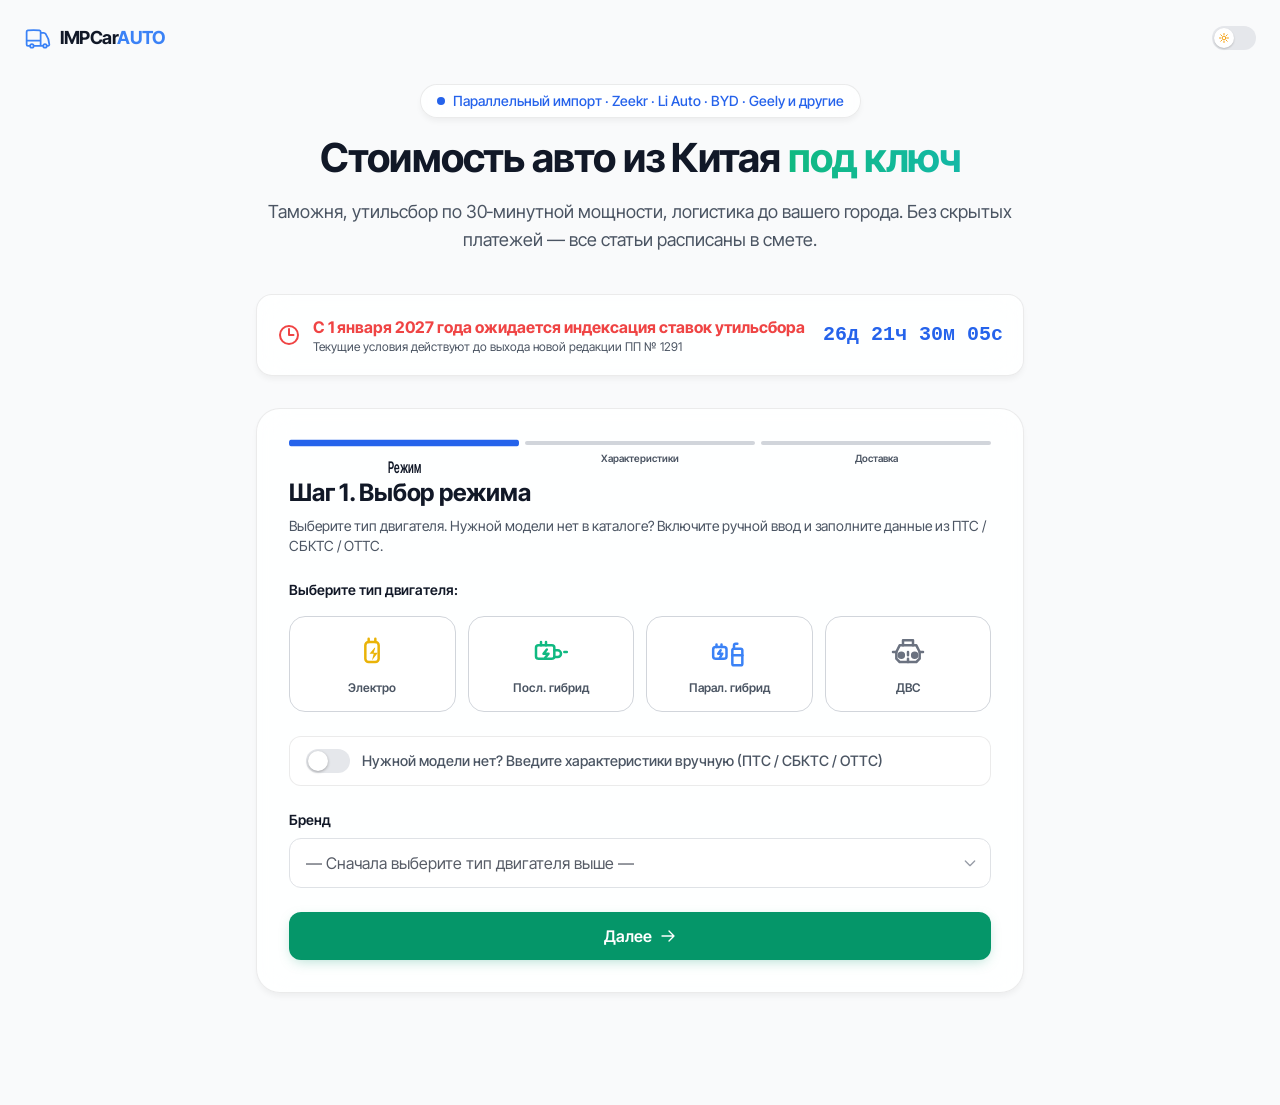
<file: index.backup-before-rate-fix.html>
<!DOCTYPE html>
<html lang="ru" class="dark">
<head>
<meta charset="UTF-8">
<meta name="viewport" content="width=device-width, initial-scale=1.0, viewport-fit=cover">
<title>Авто из Китая под ключ | Прозрачный расчёт 2026–2027</title>
<meta name="description" content="Калькулятор стоимости авто из Китая под ключ: таможня, утильсбор по 30-минутной мощности, логистика.">

<link rel="preconnect" href="https://fonts.googleapis.com">
<link rel="preconnect" href="https://fonts.gstatic.com" crossorigin>
<link href="https://fonts.googleapis.com/css2?family=Inter+Tight:wght@400;500;600;700&display=swap" rel="stylesheet">
<link rel="icon" href="data:image/svg+xml,<svg xmlns='http://www.w3.org/2000/svg' viewBox='0 0 100 100'><text y='.9em' font-size='90'>🚗</text></svg>">

<link rel="stylesheet" href="styles.css">
<style>
:root {
  --text-main:#111827; --text-muted:#4b5563; --bg-body:#f9fafb;
  --glass-bg:rgba(255,255,255,.85); --glass-border:rgba(0,0,0,.08);
  --field-bg:#ffffff; --field-border:#d1d5db;
  --toggle-bg:#e5e7eb; --toggle-active:#2563eb; --focus-ring:rgba(37,99,235,.3);
  --success:#059669;
  --cta:#059669; --cta-hover:#0477;
}
.dark {
  --text-main:#f3f4f6; --text-muted:#9ca3af; --bg-body:#070b14;
  --glass-bg:rgba(15,23,42,.82);
  --glass-border:rgba(255,255,255,.1);
  --field-bg:rgba(255,255,255,.05); --field-border:rgba(255,255,255,.15);
  --toggle-bg:#374151; --toggle-active:#00F0FF; --focus-ring:rgba(0,240,255,.3);
  --success:#8fbf7f;
  --cta:#10b981; --cta-hover:#059669;
}
html,body{
  font-family:'Inter Tight',system-ui,sans-serif; -webkit-font-smoothing:antialiased;
  color:var(--text-main); background-color:var(--bg-body);
  transition:background-color .3s ease,color .3s ease;
  min-height:100vh; min-height:100dvh; overflow-x:hidden;
}
h1{font-size:clamp(1.75rem,4vw + 1rem,2.5rem);line-height:1.2;letter-spacing:-.02em}
h2{font-size:clamp(1.25rem,2vw + 1rem,1.5rem);line-height:1.3;letter-spacing:-.01em}

b, .num, #countdown, #specPeak, #specK30, #specCc, #specPrice, #specTotalKw,
#customPrice, #mPrice, #mCc, #mHpIce, #mKwEl, .engine-btn .text-xs {
  font-variant-numeric: tabular-nums;
  font-feature-settings: "tnum";
}

.hero-bg{position:fixed;inset:0;z-index:-2;background-image:url('hero-bg.jpg');background-size:cover;background-position:center;filter:blur(8px) brightness(.9);transform:scale(1.1)}
.dark .hero-bg{filter:blur(8px) brightness(.3)}
.hero-overlay{position:fixed;inset:0;z-index:-1;background:linear-gradient(180deg,rgba(249,250,251,.7) 0%,rgba(249,250,251,.95) 100%)}
.dark .hero-overlay{background:linear-gradient(180deg,rgba(7,11,20,.6) 0%,rgba(7,11,20,.95) 100%)}

.glass{background:var(--glass-bg);backdrop-filter:blur(16px) saturate(180%);-webkit-backdrop-filter:blur(16px) saturate(180%);border:1px solid var(--glass-border);box-shadow:0 4px 6px -1px rgba(0,0,0,.05)}
.dark .glass{box-shadow:0 10px 30px -10px rgba(0,0,0,.5),inset 0 1px 0 rgba(255,255,255,.05)}

.field{background:var(--field-bg);border:1px solid var(--field-border);border-radius:12px;padding:12px 16px;min-height:48px;transition:all .2s ease;color:var(--text-main);width:100%;font-size:16px;appearance:none}
.dark select.field{color:#fff !important;background-color:#1e293b;border-color:rgba(255,255,255,.2)}
.dark select.field option{color:#fff;background-color:#1e293b}
.field:focus,.field:focus-visible{outline:none;border-color:var(--toggle-active);box-shadow:0 0 0 4px var(--focus-ring)}
.field.error-field{border-color:#ef4444 !important;box-shadow:0 0 0 4px rgba(239,68,68,.2) !important;animation:shake .4s cubic-bezier(.36,.07,.19,.97) both}
select.field{background-image:url("data:image/svg+xml,%3Csvg xmlns='http://www.w3.org/2000/svg' fill='none' viewBox='0 0 24 24' stroke='%236b7280'%3E%3Cpath stroke-linecap='round' stroke-linejoin='round' stroke-width='2' d='M19 9l-7 7-7-7'%3E%3C/path%3E%3C/svg%3E");background-repeat:no-repeat;background-position:right 12px center;background-size:16px;padding-right:40px}
.dark select.field{background-image:url("data:image/svg+xml,%3Csvg xmlns='http://www.w3.org/2000/svg' fill='none' viewBox='0 0 24 24' stroke='%23ffffff'%3E%3Cpath stroke-linecap='round' stroke-linejoin='round' stroke-width='2' d='M19 9l-7 7-7-7'%3E%3C/path%3E%3C/svg%3E")}

.wcag-switch{display:flex;align-items:center;gap:12px;cursor:pointer;padding:12px 16px;border-radius:12px;border:1px solid var(--glass-border);background:var(--field-bg);transition:all .2s;user-select:none;min-height:48px;touch-action:manipulation}
.wcag-switch:hover{border-color:var(--toggle-active)}
.wcag-switch:focus-visible{outline:none;box-shadow:0 0 0 4px var(--focus-ring)}
.wcag-switch[aria-pressed="true"]{border-color:var(--toggle-active);background:rgba(37,99,235,.05)}
.dark .wcag-switch[aria-pressed="true"]{background:rgba(0,240,255,.08)}
.switch-track{width:44px;height:24px;background:var(--toggle-bg);border-radius:99px;position:relative;transition:.3s;flex-shrink:0}
.switch-thumb{width:20px;height:20px;background:#fff;border-radius:50%;position:absolute;top:2px;left:2px;transition:.3s cubic-bezier(.4,0,.2,1);box-shadow:0 1px 3px rgba(0,0,0,.3)}
.wcag-switch[aria-pressed="true"] .switch-track{background:var(--toggle-active)}
.wcag-switch[aria-pressed="true"] .switch-thumb{left:22px}
.switch-text{font-weight:500;font-size:.9rem;color:var(--text-muted);transition:.2s}
.wcag-switch[aria-pressed="true"] .switch-text{color:var(--text-main);font-weight:600}

.engine-btn{background:var(--field-bg);border:1px solid var(--field-border);transition:all .3s cubic-bezier(.4,0,.2,1);color:var(--text-muted);min-height:96px;border-radius:16px;display:flex;flex-direction:column;align-items:center;justify-content:center;gap:8px;cursor:pointer;position:relative;overflow:hidden;touch-action:manipulation}
.engine-btn:hover{border-color:var(--toggle-active);transform:translateY(-2px);box-shadow:0 4px 12px rgba(0,0,0,.05)}
.engine-btn:focus-visible{outline:none;box-shadow:0 0 0 4px var(--focus-ring)}
.engine-btn.selected{border-color:var(--toggle-active);background:rgba(37,99,235,.05);color:var(--text-main);box-shadow:inset 0 2px 4px rgba(0,0,0,.05),0 0 0 1px var(--toggle-active);transform:translateY(1px)}
.dark .engine-btn.selected{background:rgba(0,240,255,.08);color:#fff;box-shadow:inset 0 2px 8px rgba(0,0,0,.2),0 0 20px rgba(0,240,255,.15)}
.engine-btn svg{width:40px;height:40px;transition:transform .3s}

@keyframes hintPress{0%,100%{transform:translateY(0);border-color:var(--field-border);box-shadow:none}50%{transform:translateY(2px);border-color:var(--toggle-active);box-shadow:0 0 15px rgba(0,240,255,.2);background:rgba(0,240,255,.05)}}
.hint-animate{animation:hintPress 2s infinite ease-in-out}
.hint-animate:nth-child(1){animation-delay:0s}.hint-animate:nth-child(2){animation-delay:.5s}
.hint-animate:nth-child(3){animation-delay:1s}.hint-animate:nth-child(4){animation-delay:1.5s}

@keyframes electricPulse{0%{stroke-dashoffset:24;opacity:.5}50%{opacity:1;filter:drop-shadow(0 0 4px #eab308)}100%{stroke-dashoffset:0;opacity:.5}}
.ev-bolt{stroke-dasharray:24;animation:electricPulse 1.5s linear infinite}

.unit-toggle{display:inline-flex;gap:2px;background:var(--field-bg);border:1px solid var(--field-border);border-radius:8px;padding:2px}
.unit-btn{padding:8px 12px;min-height:40px;font-size:.72rem;cursor:pointer;border-radius:6px;color:var(--text-muted);transition:all .2s;font-weight:600;border:none;background:transparent;touch-action:manipulation;display:inline-flex;align-items:center;justify-content:center}
#specIcon svg{width:100%;height:100%}
.unit-btn.active{background:var(--toggle-active);color:#fff;box-shadow:0 1px 2px rgba(0,0,0,.1)}
.dark .unit-btn.active{color:#070b14}

.btn-primary{background:var(--cta);color:#fff;font-weight:600;border-radius:12px;transition:all .2s ease;border:none;cursor:pointer;box-shadow:0 4px 14px -4px rgba(5,150,105,.35);min-height:48px;display:inline-flex;align-items:center;justify-content:center;gap:8px;touch-action:manipulation}
.btn-primary:hover{background:var(--cta-hover);transform:translateY(-2px);box-shadow:0 8px 20px -4px rgba(5,150,105,.45);filter:brightness(1.03)}
.btn-primary:active{transform:translateY(0)}
.btn-primary:focus-visible{outline:none;box-shadow:0 0 0 4px rgba(16,1,129,.4)}
.btn-secondary{background:transparent;border:1px solid var(--field-border);color:var(--text-main);border-radius:12px;transition:all .2s ease;cursor:pointer;min-height:48px;display:inline-flex;align-items:center;justify-content:center;gap:8px;font-weight:500;touch-action:manipulation}
.btn-secondary:hover{background:var(--field-bg);border-color:var(--text-muted)}
.btn-secondary:focus-visible{outline:none;box-shadow:0 0 0 4px var(--focus-ring)}

.theme-toggle{width:44px;height:24px;background:var(--toggle-bg);border-radius:99px;position:relative;cursor:pointer;transition:.3s;border:none;padding:0;touch-action:manipulation}
.theme-toggle::before{content:'';position:absolute;inset:-10px -6px;}
.theme-toggle:focus-visible{outline:none;box-shadow:0 0 0 4px var(--focus-ring)}
.theme-thumb{width:20px;height:20px;background:#fff;border-radius:50%;position:absolute;top:2px;left:2px;transition:.3s cubic-bezier(.4,0,.2,1);display:flex;align-items:center;justify-content:center;box-shadow:0 1px 2px rgba(0,0,0,.2)}
.theme-thumb svg{width:12px;height:12px;color:#f59e0b}
.dark .theme-thumb{left:22px;background:#1f2937}
.dark .theme-thumb svg{color:#e5e7eb}

html.js-ready .reveal{opacity:0;transform:translateY(20px);transition:all .6s cubic-bezier(.16,1,.3,1)}
html.js-ready .reveal.active{opacity:1;transform:translateY(0)}
.delay-100{transition-delay:.1s}.delay-200{transition-delay:.2s}

@keyframes slideDownFade{from{opacity:0;transform:translateY(-12px)}to{opacity:1;transform:none}}
.animate-slide-down{animation:slideDownFade .4s cubic-bezier(.16,1,.3,1)}

.estimate-warn{background:rgba(245,158,11,.12);border:1px solid rgba(245,158,11,.35);color:#92400e;border-radius:12px;padding:12px;font-size:.75rem;line-height:1.5;margin-top:12px}
.dark .estimate-warn{color:#fcd34d}
.hidden{display:none!important}
.legal-note{background:var(--field-bg);border:1px solid var(--glass-border);border-radius:12px;padding:14px;font-size:.72rem;line-height:1.55;color:var(--text-muted)}
.legal-note b{color:var(--text-main)}

.trust-chip{display:inline-flex;align-items:center;gap:6px;font-size:11px;font-weight:500;padding:6px 10px;border-radius:999px;background:var(--field-bg);border:1px solid var(--glass-border);color:var(--text-muted)}

.sticky-summary{position:sticky;top:24px}
#stepDots{gap:0}
.seg{position:relative;flex:1 1 0%;height:4px;border-radius:9999px;background:var(--field-border);transition:background .3s ease,transform .3s ease}
.seg+.seg{margin-left:6px}
.seg::after{content:attr(data-label);position:absolute;top:10px;left:50%;transform:translateX(-50%);font-size:10px;font-weight:600;white-space:nowrap;color:var(--text-muted);transition:color .3s ease}
.seg-done{background:var(--toggle-active)}
.seg-active{background:var(--toggle-active);transform:scaleY(1.6)}
.seg-active::after{color:var(--text-main)}
@media (max-width:360px){.seg::after{font-size:9px}}
@keyframes shake{10%,90%{transform:translate3d(-1px,0,0)}20%,80%{transform:translate3d(2px,0,0)}30%,50%,70%{transform:translate3d(-4px,0,0)}40%,60%{transform:translate3d(4px,0,0)}}

@media (hover:none) and (pointer:coarse){
  .reveal{opacity:1 !important;transform:none !important;transition:none !important}
  .engine-btn:hover,.btn-primary:hover,.btn-secondary:hover{transform:none !important}
}
@media (prefers-reduced-motion:reduce){
  *,*::before,*::after{animation-duration:.01ms !important;animation-iteration-count:1 !important;transition-duration:.01ms !important;scroll-behavior:auto !important}
  .reveal{opacity:1;transform:none}.hint-animate,.ev-bolt{animation:none}
}
@supports (padding:max(0px)){.safe-bottom{padding-bottom:max(1rem,env(safe-area-inset-bottom))}}
::-webkit-scrollbar{width:8px;height:8px}::-webkit-scrollbar-track{background:transparent}
::-webkit-scrollbar-thumb{background:var(--field-border);border-radius:4px}
::-webkit-scrollbar-thumb:hover{background:var(--text-muted)}

#resultBox b, #resultBox .text-2xl, #resultBox .text-3xl{ white-space:nowrap; }
#resultBox .text-sm{ font-size:.8125rem; line-height:1.35; }
#resultBox .text-xs{ font-size:.6875rem; }
#finalTotal{font-variant-numeric:tabular-nums;font-feature-settings:"tnum";}
#resultBox .text-lg{ font-size:.9375rem; letter-spacing:-.01em; }
@media (max-width:360px){
  .unit-toggle{ flex-wrap:wrap; }
  #resultBox .flex.justify-between{ flex-wrap:wrap; row-gap:2px; }
  #resultBox b{ white-space:normal; word-break:keep-all; }
}
</style>

<script>
(function(){try{
  var t=localStorage.getItem('theme');
  var light = t==='light' || (!t && matchMedia('(prefers-color-scheme: light)').matches);
  if(light) document.documentElement.classList.remove('dark');
}catch(e){}})();
</script>
</head>

<body class="antialiased safe-bottom">
<div class="hero-bg"></div>
<div class="hero-overlay"></div>

<header class="max-w-screen-xl mx-auto px-4 sm:px-6 pt-6 flex items-center justify-between gap-4 reveal active">
  <div class="flex items-center gap-2">
    <svg class="w-7 h-7 text-brand" fill="none" viewBox="0 0 24 24" stroke="currentColor" stroke-width="1.5"><path stroke-linecap="round" stroke-linejoin="round" d="M8.25 18.75a1.5 1.5 0 01-3 0m3 0a1.5 1.5 0 00-3 0m3 0h6m-9 0H3.375a1.125 1.125 0 01-1.125-1.125V14.25m17.25 4.5a1.5 1.5 0 01-3 0m3 0a1.5 1.5 0 00-3 0m3 0h1.125c.621 0 1.129-.504 1.09-1.124a17.902 17.902 0 00-3.213-9.193 2.056 2.056 0 00-1.58-.86H14.25M16.5 18.75h-2.25m0-11.177v-.958c0-.568-.422-1.048-.987-1.106a48.554 48.554 0 00-10.026 0 1.106 1.106 0 00-.987 1.106v7.635m12-6.677v6.677m0 4.5v-4.5m0 0h-12"/></svg>
    <span class="font-bold tracking-tight text-lg" style="color:var(--text-main)">IMPCar<span class="text-brand">AUTO</span></span>
  </div>
  <div class="flex items-center gap-3 sm:gap-4">
    <div id="rateBox" class="glass rounded-full px-3 py-1.5 text-xs sm:text-sm font-medium hidden sm:block" style="color:var(--text-muted)">Курс: загружаем…</div>
    <button class="theme-toggle" onclick="toggleTheme()" aria-label="Переключить тему"><div class="theme-thumb" id="themeIcon"></div></button>
  </div>
</header>

<main class="max-w-screen-xl mx-auto px-4 sm:px-6 pb-24 pt-8">

  <section class="text-center mb-10 reveal active delay-100 max-w-3xl mx-auto">
    <div class="inline-flex items-center gap-2 glass rounded-full px-4 py-1.5 text-xs sm:text-sm mb-4 font-medium" style="color:var(--toggle-active)">
      <span class="w-2 h-2 rounded-full bg-current animate-pulse"></span> Параллельный импорт · Zeekr · Li Auto · BYD · Geely и другие
    </div>
    <h1 class="font-bold mb-4" style="color:var(--text-main)">Стоимость авто из Китая <span class="text-transparent bg-clip-text bg-gradient-to-r from-emerald-500 to-teal-500">под ключ</span></h1>
    <p class="text-base sm:text-lg" style="color:var(--text-muted)">Таможня, утильсбор по 30‑минутной мощности, логистика до вашего города. Без скрытых платежей — все статьи расписаны в смете.</p>
  </section>

  <section class="max-w-3xl mx-auto mb-8 reveal active delay-200">
    <div class="glass rounded-2xl p-4 sm:p-5 flex flex-col sm:flex-row items-center justify-between gap-4 text-center sm:text-left">
      <div class="flex items-center gap-3">
        <svg class="w-6 h-6 text-red-500 shrink-0" fill="none" viewBox="0 0 24 24" stroke="currentColor" stroke-width="2"><path stroke-linecap="round" stroke-linejoin="round" d="M12 6v6h4.5m4.5 0a9 9 0 11-18 0 9 9 0 0118 0z"/></svg>
        <div>
          <div class="font-bold text-sm sm:text-base text-red-500">С 1 января 2027 года ожидается индексация ставок утильсбора</div>
          <div class="text-xs" style="color:var(--text-muted)">Текущие условия действуют до выхода новой редакции ПП № 1291</div>
        </div>
      </div>
         <div id="countdown" class="font-mono font-bold text-lg sm:text-xl whitespace-nowrap" style="color:var(--toggle-active)">
        <span id="days">00</span>д <span id="hours">00</span>ч <span id="minutes">00</span>м <span id="seconds">00</span>с
      </div>
    </div>
  </section>

  <div class="max-w-3xl mx-auto glass rounded-3xl p-5 sm:p-8 reveal active delay-200" id="calcCard">

    <div class="flex items-center justify-center gap-2 mb-8" id="stepDots">
      <span class="seg seg-active" data-i="1" data-label="Режим"></span>
      <span class="seg" data-i="2" data-label="Характеристики"></span>
      <span class="seg" data-i="3" data-label="Доставка"></span>
    </div>

    <!-- ШАГ 1 -->
    <div class="wizard-step" data-step="1">
      <h2 class="font-bold mb-2">Шаг 1. Выбор режима</h2>
      <p class="text-sm mb-6" style="color:var(--text-muted)">Выберите тип двигателя. Нужной модели нет в каталоге? Включите ручной ввод и заполните данные из ПТС / СБКТС / ОТТС.</p>

      <p class="text-sm font-semibold mb-4" style="color:var(--text-main)">Выберите тип двигателя:</p>
      <div class="grid grid-cols-2 sm:grid-cols-4 gap-3 mb-6" id="engineTypeGrid">
        <button type="button" class="engine-btn hint-animate" data-type="EV" aria-label="Электромобиль">
          <svg class="text-yellow-500" viewBox="0 0 24 24" fill="none" stroke="currentColor" stroke-width="1.5" stroke-linecap="round" stroke-linejoin="round">
            <rect x="8" y="6" width="8" height="12" rx="2"/><path d="M10 6V4m4 2V4"/>
            <path class="ev-bolt" d="M13.5 9.5L10.5 13h2.5l-1 4 3.5-4.5H13l1-3z" fill="currentColor" stroke="none"/>
          </svg>
          <span class="text-xs font-semibold">Электро</span>
        </button>
        <button type="button" class="engine-btn hint-animate" data-type="SEQ_HYBRID" aria-label="Последовательный гибрид">
          <svg class="text-emerald-500" viewBox="0 0 24 24" fill="none" stroke="currentColor" stroke-width="1.5" stroke-linecap="round" stroke-linejoin="round">
            <rect x="3" y="8" width="11" height="8" rx="1.5"/><path d="M6 8V6m3 2V6"/><path d="M9.5 10.5l-2 2.5h3l-2 2.5"/><path d="M14 11h2a2 2 0 012 2v0a2 2 0 01-2 2h-2"/><path d="M20 12h1.5"/>
          </svg>
          <span class="text-xs font-semibold">Посл. гибрид</span>
        </button>
        <button type="button" class="engine-btn hint-animate" data-type="PAR_HYBRID" aria-label="Параллельный гибрид">
          <svg class="text-brand" viewBox="0 0 24 24" fill="none" stroke="currentColor" stroke-width="1.5" stroke-linecap="round" stroke-linejoin="round">
            <rect x="2.5" y="9" width="8" height="7" rx="1.5"/><path d="M4.5 9V7.5m3 1.5V7.5"/><path d="M7 11l-1.5 2h2.5L6.5 15.5"/><path d="M15 10h4a1 1 0 011 1v8a1 1 0 01-1 1h-4a1 1 0 01-1-1v-8a1 1 0 011-1z"/><path d="M15 10V8a1 1 0 011-1h1"/><path d="M14 14h6"/>
          </svg>
          <span class="text-xs font-semibold">Парал. гибрид</span>
        </button>
        <button type="button" class="engine-btn hint-animate" data-type="ICE" aria-label="ДВС">
          <svg class="text-gray-500 dark:text-gray-400" viewBox="0 0 24 24" fill="none" stroke="currentColor" stroke-width="1.5" stroke-linecap="round" stroke-linejoin="round">
            <path d="M7 8l-2 4v4l2 2h10l2-2v-4l-2-4H7z"/><path d="M9 8V5h6v3"/><path d="M12 12v6" stroke-dasharray="2 2"/><circle cx="8" cy="14" r="1.5" fill="currentColor"/><circle cx="16" cy="14" r="1.5" fill="currentColor"/><path d="M5 12H3m18 0h-2"/>
          </svg>
          <span class="text-xs font-semibold">ДВС</span>
        </button>
      </div>

      <div id="manualSwitchStep1" class="wcag-switch mb-6" role="switch" aria-pressed="false" tabindex="0"
           onclick="toggleManualModeFromStep1()"
           onkeydown="if(event.key==='Enter'||event.key===' '){event.preventDefault();toggleManualModeFromStep1();}">
        <div class="switch-track"><div class="switch-thumb"></div></div>
        <div class="switch-text" id="switchLabelStep1">Нужной модели нет? Введите характеристики вручную (ПТС / СБКТС / ОТТС)</div>
      </div>

      <!-- КАТАЛОГ -->
      <div id="catalogModeStep1">
        <div id="brandWrap">
          <label class="block text-sm font-semibold mb-2" for="brandSel">Бренд</label>
          <select id="brandSel" class="field mb-6" disabled aria-label="Выберите бренд"><option value="">— Сначала выберите тип двигателя выше —</option></select>
        </div>
        <button id="nextBtn1" class="btn-primary w-full text-base" onclick="nextFrom1()">
          Далее <svg class="w-4 h-4" fill="none" viewBox="0 0 24 24" stroke="currentColor" stroke-width="2"><path stroke-linecap="round" stroke-linejoin="round" d="M13.5 4.5L21 12m0 0l-7.5 7.5M21 12H3"/></svg>
        </button>
      </div>

      <!-- РУЧНОЙ РЕЖИМ (перенесён на Шаг 1, под выбор типа двигателя) -->
      <div id="manualPanel" class="glass rounded-xl p-3 sm:p-4 mb-4 hidden" style="background:var(--field-bg)">
        <div class="mb-3">
          <label class="block text-xs font-semibold mb-1" for="mEngineType" style="color:var(--text-muted)">Тип двигателя (ПТС / СБКТС / ОТТС)</label>
          <select id="mEngineType" class="field text-sm font-bold" style="color:var(--toggle-active)">
            <option value="EV">⚡ Электромобиль</option>
            <option value="SEQ_HYBRID">🔋 Последовательный гибрид</option>
            <option value="PAR_HYBRID">🔄 Параллельный гибрид</option>
            <option value="ICE">🛢️ ДВС (бензин / дизель)</option>
          </select>
        </div>
        <div class="grid grid-cols-2 gap-3 mb-3">
          <div><label class="block text-xs font-semibold mb-1" for="mYear" style="color:var(--text-muted)">Год выпуска</label><select id="mYear" class="field text-sm"></select></div>
          <div><label class="block text-xs font-semibold mb-1" for="mMonth" style="color:var(--text-muted)">Месяц</label><select id="mMonth" class="field text-sm"></select></div>
        </div>
        <div id="mCcWrap" class="mb-3"><label class="block text-xs font-semibold mb-1" for="mCc" style="color:var(--text-muted)">Объём ДВС (см³)</label><input id="mCc" type="number" class="field text-sm" placeholder="1998" inputmode="numeric"></div>
        <div class="grid grid-cols-3 gap-3 mb-3">
          <div class="col-span-2"><label class="block text-xs font-semibold mb-1" for="mPrice" style="color:var(--text-muted)">Стоимость</label><input id="mPrice" type="number" class="field text-sm" placeholder="139800" inputmode="numeric"></div>
          <div><label class="block text-xs font-semibold mb-1" for="mCur" style="color:var(--text-muted)">Валюта</label><select id="mCur" class="field text-sm"><option value="CNY">¥ CNY</option><option value="USD">$ USD</option><option value="EUR">€ EUR</option></select></div>
        </div>
        <div id="deliverySwitch" class="wcag-switch mb-3" role="switch" aria-pressed="true" tabindex="0"
             onclick="toggleDelivery()"
             onkeydown="if(event.key==='Enter'||event.key===' '){event.preventDefault();toggleDelivery();}">
          <div class="switch-track"><div class="switch-thumb"></div></div>
          <div class="switch-text" id="deliveryLabel">🚚 Доставка до моего города</div>
        </div>
        <div id="mCityWrap" class="mb-3">
          <label class="block text-xs font-semibold mb-1" for="mCitySel" style="color:var(--text-muted)">Город получения</label>
          <select id="mCitySel" class="field text-sm"></select>
        </div>
        <div id="mHpWrap" class="mb-3"><label class="block text-xs font-semibold mb-1" for="mHpIce" style="color:var(--text-muted)">Мощность ДВС (л.с.)</label><input id="mHpIce" type="number" class="field text-sm" placeholder="112" inputmode="numeric"></div>
        <div id="mKwWrap" class="mb-3">
          <label class="block text-xs font-semibold mb-1" for="mKwEl" style="color:var(--text-muted)">Пиковая мощность электромотора (кВт)</label>
          <input id="mKwEl" type="number" class="field text-sm" placeholder="175" inputmode="decimal">
          <div id="mEstimateWarn" class="estimate-warn hidden">
            ⚠️ <b>Оценка:</b> 30‑минутная мощность не указана — расчёт по 45 % от пиковой. Точная сумма утильсбора определяется по ОТТС / СБКТС / ЭПТС.
          </div>
        </div>
        <div class="flex items-start gap-3" id="mKnowWrap">
          <input id="mKnow" type="checkbox" class="mt-1 w-5 h-5 rounded cursor-pointer" style="accent-color:var(--toggle-active)" aria-label="Я знаю точную 30-минутную мощность">
          <label for="mKnow" class="text-xs leading-snug cursor-pointer" style="color:var(--text-muted)">Я знаю точную 30‑минутную мощность из ОТТС / ЭПТС — введу её в поле выше</label>
        </div>
        <div id="ageTransitionWarn" class="estimate-warn hidden"></div> 
      </div>
      <button id="nextBtn1Manual" class="btn-primary w-full text-base hidden" onclick="nextFrom1Manual()">
        Далее <svg class="w-4 h-4" fill="none" viewBox="0 0 24 24" stroke="currentColor" stroke-width="2"><path stroke-linecap="round" stroke-linejoin="round" d="M13.5 4.5L21 12m0 0l-7.5 7.5M21 12H3"/></svg>
      </button>
    </div>

    <!-- ШАГ 2 -->
    <div class="wizard-step hidden" data-step="2">
      <h2 class="font-bold mb-2">Шаг 2. Характеристики</h2>
      <p class="text-sm mb-5" style="color:var(--text-muted)" id="step2Desc">Выберите модель и комплектацию из каталога.</p>

      <!-- КАТАЛОГ -->
      <div id="catalogBlock" class="mb-4">
        <label class="block text-xs font-semibold mb-1" for="modelSel" style="color:var(--text-muted)">Модель</label>
        <select id="modelSel" class="field text-sm mb-3" disabled aria-label="Выберите модель"><option value="">— Сначала бренд —</option></select>
        <label class="block text-xs font-semibold mb-1" for="trimSel" style="color:var(--text-muted)">Комплектация</label>
        <select id="trimSel" class="field text-sm" disabled aria-label="Выберите комплектацию"><option value="">— Сначала модель —</option></select>
      </div>

      <!-- КАРТОЧКА ХАРАКТЕРИСТИК -->
      <div id="specCard" class="glass rounded-xl p-3 sm:p-4 mb-4 hidden" style="background:var(--field-bg)">
        <div class="flex items-start gap-3">
          <div id="specIcon" class="shrink-0 w-10 h-8 flex items-center justify-center" style="color:var(--toggle-active)"></div>
          <div class="text-xs w-full">
            <div class="flex justify-between items-center gap-2 py-1"><span style="color:var(--text-muted)">Тип:</span><b id="specType" style="color:var(--text-main)"></b></div>
            <div class="flex justify-between items-center gap-2 py-1">
              <span style="color:var(--text-muted)">Пиковая мощность:</span>
              <span class="flex items-center gap-1.5"><b id="specPeak" class="text-yellow-500"></b>
                <span class="unit-toggle" id="peakUnitToggle"><button type="button" class="unit-btn active" data-unit="kw">кВт</button><button type="button" class="unit-btn" data-unit="hp">л.с.</button></span>
              </span>
            </div>
            <div class="flex justify-between items-center gap-2 py-1" id="k30Row">
              <span style="color:var(--text-muted)">30‑мин мощность:</span>
              <span class="flex items-center gap-1.5"><b id="specK30" style="color:var(--toggle-active)"></b>
                <span class="unit-toggle" id="k30UnitToggle"><button type="button" class="unit-btn active" data-unit="kw">кВт</button><button type="button" class="unit-btn" data-unit="hp">л.с.</button></span>
              </span>
            </div>
            <div id="k30Hint" class="py-0.5 text-[11px]" style="color:var(--text-muted)"></div>
            <div id="specCcRow" class="flex justify-between items-center gap-2 py-1"><span style="color:var(--text-muted)">Объём ДВС:</span><b id="specCc" style="color:var(--text-main)"></b></div>
            <div id="specNotesRow" class="py-0.5 text-[11px]" style="color:var(--text-muted)"><span id="specNotes"></span></div>
            <div id="specPriceRow" class="flex justify-between items-center gap-2 py-1"><span style="color:var(--text-muted)">Ориентировочная цена в Китае:</span><b id="specPrice" style="color:var(--text-main)"></b></div>
            <div class="flex justify-between items-center gap-2 pt-1.5 mt-1 border-t font-semibold" style="border-color:var(--glass-border)">
              <span style="color:var(--text-muted)">Итоговая мощность для утиля:</span><b id="specTotalKw" style="color:var(--toggle-active)"></b>
            </div>
          </div>
        </div>
      </div>

      <!-- ЦЕНА -->
      <div id="priceBlock" class="mb-4">
        <label class="block text-xs font-semibold mb-1" for="customPrice" style="color:var(--text-muted)">Ваша цена (если известна):</label>
        <div class="grid grid-cols-3 gap-3">
          <div class="col-span-2"><input id="customPrice" type="number" class="field text-sm" placeholder="Например, 105800" inputmode="numeric"></div>
          <div><select id="currencySel" class="field text-sm" aria-label="Валюта цены"><option value="CNY">¥ CNY</option><option value="USD">$ USD</option><option value="EUR">€ EUR</option></select></div>
        </div>
      </div>

      <!-- ВОЗРАСТ -->
      <div id="ageBlock" class="mb-3">
        <label class="block text-xs font-semibold mb-1" for="ageSel" style="color:var(--text-muted)">Возраст автомобиля</label>
        <select id="ageSel" class="field text-sm mb-1" aria-label="Возраст автомобиля">
          <option value="new">До 3 лет</option><option value="mid">От 3 до 5 лет</option><option value="old">Старше 5 лет</option>
        </select>
        <p class="text-[11px]" style="color:var(--text-muted)">Для утильсбора действуют 2 категории: до 3 лет и старше 3 лет.</p>
      </div>

      <!-- ГОД ВВОЗА -->
      <label class="block text-xs font-semibold mb-1" for="yearSel" style="color:var(--text-muted)">Планируемый год ввоза</label>
      <select id="yearSel" class="field text-sm mb-1" aria-label="Год ввоза">
        <option value="2026">2026 (текущие ставки)</option>
        <option value="2027">2027 (+10% индексация)</option>
      </select>
      <p class="text-[11px] mb-5" style="color:var(--text-muted)">*Ставки 2027 года — по таблице индексации ПП РФ №1291.</p>

      <div class="flex gap-3">
        <button class="btn-secondary px-6" onclick="gotoStep(1)" aria-label="Назад">
          <svg class="w-4 h-4" fill="none" viewBox="0 0 24 24" stroke="currentColor" stroke-width="2"><path stroke-linecap="round" stroke-linejoin="round" d="M10.5 19.5L3 12m0 0l7.5-7.5M3 12h18"/></svg> Назад
        </button>
        <button id="nextBtn2" class="btn-primary flex-1" onclick="nextFrom2()" aria-label="Далее">
          Далее <svg class="w-4 h-4" fill="none" viewBox="0 0 24 24" stroke="currentColor" stroke-width="2"><path stroke-linecap="round" stroke-linejoin="round" d="M13.5 4.5L21 12m0 0l-7.5 7.5M21 12H3"/></svg>
        </button>
      </div>
    </div>

    <!-- ШАГ 3 -->
    <div class="wizard-step hidden" data-step="3">
      <h2 class="font-bold mb-2">Шаг 3. Доставка и расчёт</h2>
      <p class="text-sm mb-6" style="color:var(--text-muted)">Логистика зависит от региона получения.</p>

      <div class="lg:grid lg:grid-cols-5 lg:gap-6">
        <div class="lg:col-span-3">
          <div id="cityBlockFinal" class="mb-4">
            <label class="block text-xs font-semibold mb-1" for="citySel" style="color:var(--text-muted)">Город получения</label>
            <select id="citySel" class="field text-sm" aria-label="Город доставки"></select>
          </div>

          <div class="flex flex-wrap gap-2 mb-4">
            <span class="trust-chip">📜 ПП РФ №1291 от 26.12.2013</span>
            <span class="trust-chip">🗓 Ставки актуальны на 2026 г.</span>
            <span class="trust-chip">⚖️ Расчёт по данным ОТТС/СБКТС</span>
          </div>

          <div class="legal-note mb-6">
            <b>Правовая основа расчёта.</b> Утилизационный сбор для легковых автомобилей (категория M1) рассчитывается по Постановлению Правительства РФ № 1291 в действующей редакции: базовая ставка — 20 000 ₽; льгота для физлиц на личное пользование — коэффициенты 0,17 (до 3 лет) и 0,26 (старше 3 лет). 30‑минутная мощность принимается по данным ОТТС / СБКТС / ЭПТС. Для автомобилей, ввозимых не для личного пользования, применяются повышающие коэффициенты. При расхождении заявленной и таможенной стоимости таможенный орган вправе пересчитать пошлины, НДС, акциз и утилизационный сбор по собственной оценке; итоговые суммы фиксируются в решении таможенного органа. Точные действующие ставки и коэффициенты уточняйте у вашего таможенного представителя.
          </div>

          <div class="flex gap-3 mb-6">
            <button class="btn-secondary px-6" onclick="gotoStep(2)" aria-label="Назад">
              <svg class="w-4 h-4" fill="none" viewBox="0 0 24 24" stroke="currentColor" stroke-width="2"><path stroke-linecap="round" stroke-linejoin="round" d="M10.5 19.5L3 12m0 0l7.5-7.5M3 12h18"/></svg> Назад
            </button>
            <button id="calcBtn" class="btn-primary flex-1" onclick="calculatePrice()" aria-label="Рассчитать стоимость">Рассчитать стоимость</button>
          </div>
        </div>

        <aside class="lg:col-span-2 lg:pt-0">
          <div class="sticky-summary" id="summaryWrap">
            <div id="summaryPlaceholder" class="glass rounded-xl p-4" style="background:var(--field-bg)">
              <div class="flex items-center gap-2 mb-2">
                <svg class="w-5 h-5" style="color:var(--toggle-active)" fill="none" viewBox="0 0 24 24" stroke="currentColor" stroke-width="2"><path stroke-linecap="round" stroke-linejoin="round" d="M9 12h3.75M9 15h3.75M9 18h3.75m3 .75H18a2.25 2.25 0 002.25-2.25V6.108c0-1.135-.845-2.098-1.976-2.192a48.424 48.424 0 00-1.123-.08m-5.801 0c-.065.21-.1.433-.1.664 0 .414.336.75.75.75h4.5a.75.75 0 00.75-.75 2.25 2.25 0 00-.1-.664m-5.8 0A2.251 2.251 0 0113.5 2.25H15c1.012 0 1.867.668 2.15 1.586m-5.8 0c-.376.023-.75.05-1.124.08C9.095 4.01 8.25 4.973 8.25 6.108V8.25m0 0H4.875c-.621 0-1.125.504-1.125 1.125v11.25c0 .621.504 1.125 1.125 1.125h9.75c.621 0 1.125-.504 1.125-1.125V9.375c0-.621-.504-1.125-1.125-1.125H8.25zM6.75 12h.008v.008H6.75V12zm0 3h.008v.008H6.75V15zm0 3h.008v.008H6.75V18zm-1.5-1.5h.008v.008H5.25V16.5zm0-3h.008v.008H5.25V13.5zm0-3h.008v.008H5.25V10.5z"/></svg>
                <span class="text-sm font-semibold" style="color:var(--text-main)">Ваша сводка</span>
              </div>
              <p class="text-xs" style="color:var(--text-muted)">После расчёта здесь появится детальная смета: авто, пошлины, утильсбор, логистика, итог под ключ. Все цифры обновляются в реальном времени.</p>
            </div>
            <div id="resultBox" class="hidden space-y-3"></div>
          </div>
        </aside>
      </div>

      <div id="leadWrap" class="hidden reveal mt-6">
        <div class="glass rounded-2xl p-5 sm:p-6" style="background:var(--field-bg)">
          <h3 class="text-lg font-bold mb-2 flex items-center gap-2">
            <svg class="w-5 h-5 text-emerald-500" fill="none" viewBox="0 0 24 24" stroke="currentColor" stroke-width="2"><path stroke-linecap="round" stroke-linejoin="round" d="M9 12.75L11.25 15 15 9.75M21 12a9 9 0 11-18 0 9 9 0 0118 0z"/></svg>
            Расчёт готов!
          </h3>
          <p class="text-sm mb-4" style="color:var(--text-muted)">Менеджер проверит расчёт по VIN и зафиксирует итоговую сумму в договоре. Выберите способ связи:</p>
          <div class="flex flex-col sm:flex-row gap-3">
            <a id="waLinkNew" href="#" target="_blank" rel="noopener" class="flex-1 bg-[#25D366] hover:bg-[#20bd5a] text-white text-center py-3 rounded-xl font-semibold no-underline transition-colors">💬 WhatsApp</a>
            <a id="tgLinkNew" href="#" target="_blank" rel="noopener" class="flex-1 bg-[#0088cc] hover:bg-[#0077b5] text-white text-center py-3 rounded-xl font-semibold no-underline transition-colors">✈️ Telegram</a>
          </div>
        </div>
      </div>
    </div>
  </div>
</main>

<script>
/* ============ КОНФИГ ============ */
const CFG = { BOT_USERNAME:"Avto_Calc_bot", WA_NUMBER:"79266173662",
  FALLBACK_CNY_RUB:12.5, FALLBACK_USD_RUB:90.0, VAT_RATE:0.22,
  LOGISTICS_CHINA:125000, CERT_SBKTS:45000, CERT_EPTS:15000, MARGIN:200000 };
const RF_LOGISTICS = {"Иркутск":65000,"Новосибирск":120000,"Екатеринбург":165000,"Москва":185000,"Санкт-Петербург":195000,"Казань":185000,"Краснодар":225000,"Сочи":235000};
const PROXY_CONFIG = { URL:"https://script.google.com/macros/s/AKfycbw4A0Kxg2gawadla2-_XGYu0NAc_Cdd7ow0vDfLaTNE79uQPEUChA-X800x1Z3lqzXb/exec", API_KEY:'MySuperSecretKey_2026_Xy9#mP2!' };

const RK_EV = [
 [58.84,3400,5200,3400,5200],[73.55,991200,1641600,1090400,1805800],
 [95.61,1317600,1912800,1449400,2104000],[117.68,1560000,2227200,1716000,2450000],
 [139.75,1848000,2594400,2032800,2853800],[161.81,2193600,3024000,2413000,3326400],
 [183.88,2599200,3523200,2859200,3875600],[205.94,3079200,4104000,3387200,4514400],
 [Infinity,3648000,4780800,4012800,5258800]];
const RK = {
 C1:[[117.68,3400,5200,3400,5200],[139.75,307200,568800,338000,625600],[161.81,316800,585600,348400,644200],[183.88,324000,602400,356400,662600],[Infinity,345600,602400,380200,662600]],
 C2:[[117.68,3400,5200,3400,5200],[139.75,900000,1492800,990000,1642000],[161.81,952800,1584000,1048000,1742400],[183.88,1010400,1677600,1111400,1845400],[205.94,1142400,1838400,1256600,2022200],[228.00,1291200,2011200,1420400,2212400],[250.07,1459200,2203200,1605200,2423600],[272.13,1663200,2412000,1829600,2653200],[294.20,1896000,2640000,2085600,2904000],[316.26,2160000,2892000,2376000,3181200],[338.33,2464800,3168000,2711200,3484800],[367.75,2808000,3468000,3088800,3814800],[Infinity,3201600,3796800,3521800,4176400]],
 C3:[[117.68,3400,5200,3400,5200],[139.75,2306800,3456000,2537400,3801600],[161.81,2364000,3501600,2600400,3851800],[183.88,2402400,3552000,2642600,3907200],[205.94,2520000,3660000,2772000,4026000],[228.00,2620800,3770400,2882800,4147400],[250.07,2726400,3873600,2999000,4261000],[272.13,2834400,3981600,3117800,4379800],[294.20,2949600,4094400,3244600,4503800],[316.26,3067200,4209600,3374000,4630600],[338.33,3189600,4327200,3508600,4760000],[367.75,3316800,4447200,3648400,4892000],[Infinity,3448800,4572000,3793600,5029200]],
 C4:[[117.68,2584000,3956200,2842400,4351800],[139.75,2635200,4000800,2898800,4400800],[161.81,2688000,4044000,2956800,4448400],[183.88,2743200,4087200,3017600,4496000],[205.94,2810400,4144800,3091400,4559200],[228.00,2880000,4248000,3168000,4672800],[250.07,3038400,4356000,3342200,4791600],[272.13,3206400,4485600,3527000,4934200],[294.20,3384000,4620000,3722400,5082000],[316.26,3568800,4759200,3925600,5235200],[338.33,3765600,4900800,4142200,5390800],[367.75,3972000,5049600,4369200,5554600],[Infinity,4190400,5200800,4609400,5720800]],
 C5:[[117.68,3290600,4325800,3619800,4758400],[139.75,3345600,4389600,3680200,4828600],[161.81,3403200,4456800,3743600,4902400],[183.88,3460800,4524000,3806800,4976400],[205.94,3530400,4627200,3883400,5090000],[228.00,3600000,4732800,3960000,5206000],[250.07,3727200,4992000,4100000,5491200],[272.13,3857600,5268000,4243200,5794800],[294.20,3993600,5558400,4393000,6114200],[316.26,4132800,5863200,4546000,6449600],[338.33,4276800,6187200,4704400,6806000],[367.75,4425600,6528000,4868200,7180800],[Infinity,4581600,6885600,5039800,7574200]]
};

const HP_TO_KW = 0.73549875, KW_TO_HP = 1.35962, ESTIMATE_COEF = 0.45;
const BODY_ICON = {
  SUV:'<svg viewBox="0 0 64 40" fill="none" stroke="currentColor" stroke-width="2" stroke-linecap="round" stroke-linejoin="round"><rect x="4" y="14" width="56" height="16" rx="3"/><path d="M10 14 L16 6 L48 6 L54 14"/><circle cx="18" cy="30" r="4" fill="currentColor" opacity="0.3"/><circle cx="46" cy="30" r="4" fill="currentColor" opacity="0.3"/></svg>',
  Sedan:'<svg viewBox="0 0 64 40" fill="none" stroke="currentColor" stroke-width="2" stroke-linecap="round" stroke-linejoin="round"><rect x="4" y="18" width="56" height="12" rx="2"/><path d="M14 18 L22 10 L42 10 L50 18"/><circle cx="18" cy="30" r="4" fill="currentColor" opacity="0.3"/><circle cx="46" cy="30" r="4" fill="currentColor" opacity="0.3"/></svg>',
  MPV:'<svg viewBox="0 0 64 40" fill="none" stroke="currentColor" stroke-width="2" stroke-linecap="round" stroke-linejoin="round"><rect x="4" y="10" width="56" height="20" rx="3"/><path d="M10 10 L10 6 L54 6 L54 10"/><circle cx="18" cy="30" r="4" fill="currentColor" opacity="0.3"/><circle cx="46" cy="30" r="4" fill="currentColor" opacity="0.3"/></svg>'
};
const TYPE_LABEL = { EV:"Электромобиль", SEQ_HYBRID:"Последовательный гибрид", PAR_HYBRID:"Параллельный гибрид", ICE:"ДВС (бензин/дизель)" };

let carDatabase = [];
const state = { cnyRub:CFG.FALLBACK_CNY_RUB, usdRub:CFG.FALLBACK_USD_RUB, eurRub:98, ratesLive:false };
let selected = null, lastCalc = null, selectedEngineType = null, isManualMode = false, manualProd = null;
let deliveryEnabled = true, powerUnits = { peak:'kw', k30:'kw' }, currentStep = 1;

function lsSet(k,v){ try{ localStorage.setItem(k,v); }catch(e){} }
function lsGet(k){ try{ return localStorage.getItem(k); }catch(e){ return null; } }

function toggleTheme(){
  document.documentElement.classList.toggle('dark');
  lsSet('theme', document.documentElement.classList.contains('dark') ? 'dark' : 'light');
  updateThemeIcon();
}
function updateThemeIcon(){
  const d = document.documentElement.classList.contains('dark');
  document.getElementById('themeIcon').innerHTML = d
    ? '<svg fill="none" viewBox="0 0 24 24" stroke="currentColor" stroke-width="2"><path stroke-linecap="round" stroke-linejoin="round" d="M21.752 15.002A9.718 9.718 0 0118 15.75c-5.385 0-9.75-4.365-9.75-9.75 0-1.33.266-2.597.748-3.752A9.753 9.753 0 003 11.25C3 16.635 7.365 21 12.75 21a9.753 9.753 0 009.002-5.998z"/></svg>'
    : '<svg fill="none" viewBox="0 0 24 24" stroke="currentColor" stroke-width="2"><path stroke-linecap="round" stroke-linejoin="round" d="M12 3v2.25m6.364.386l-1.591 1.591M21 12h-2.25m-.386 6.364l-1.591-1.591M12 18.75V21m-4.773-4.227l-1.591 1.591M5.25 12H3m4.227-4.773L5.636 5.636M15.75 12a3.75 3.75 0 11-7.5 0 3.75 3.75 0 017.5 0z"/></svg>';
}
updateThemeIcon();

document.documentElement.classList.add('js-ready');
(function initReveal(){
  const reveals = document.querySelectorAll('.reveal');
  if (!('IntersectionObserver' in window)) { reveals.forEach(el=>el.classList.add('active')); return; }
  const io = new IntersectionObserver(es => es.forEach(e => { if(e.isIntersecting) e.target.classList.add('active'); }), { threshold:.1, rootMargin:'0px 0px -8% 0px' });
  reveals.forEach(el => io.observe(el));
  setTimeout(() => reveals.forEach(el => el.classList.add('active')), 2500);
})();

function totalPowerKw(c){
  if (c.type === "EV" || c.type === "SEQ_HYBRID") return c.k30_kw;
  if (c.type === "PAR_HYBRID") return (c.pole_hp * HP_TO_KW) + c.k30_kw;
  return c.pole_hp * HP_TO_KW;
}
function lookupUtilFee(volumeCc, totalKw, ageCategory, year, type){
  const y = (year === "2027") ? "2027" : "2026";
  const col = (y === "2027") ? (ageCategory === "new" ? 3 : 4) : (ageCategory === "new" ? 1 : 2);
  const scan = (tbl,pw) => { for (const b of tbl) if (pw <= b[0]) return b[col]; return tbl[tbl.length-1][col]; };
  if (type === "EV" || type === "SEQ_HYBRID") return scan(RK_EV, totalKw);
  let tbl;
  if (volumeCc <= 1000) tbl = RK.C1;
  else if (volumeCc <= 2000) tbl = RK.C2;
  else if (volumeCc <= 3000) tbl = RK.C3;
  else if (volumeCc <= 3500) tbl = RK.C4;
  else tbl = RK.C5;
  return scan(tbl, totalKw);
}
function getRate(tbl,v){ for(const[k,r] of tbl){ if(v<=k) return r; } return tbl[tbl.length-1][1]; }
function customsDuty(age, cc, priceRub, type, k30kw){
  const eur = state.eurRub || 98;
  if (type === "EV" || type === "SEQ_HYBRID"){
    const duty = priceRub * 0.15;
    const hp30 = k30kw * KW_TO_HP;
    const exciseTable = [[90,0],[150,64],[200,613],[300,1004],[400,1711],[500,1771],[Infinity,1829]];
    const excise = hp30 * getRate(exciseTable, hp30);
    const vat = (priceRub + duty + excise) * CFG.VAT_RATE;
    return { duty, excise, vat, total: duty + excise + vat };
  }
  let total;
  if (age === "new"){
    const priceEur = priceRub / eur;
    let percent, minPerCc;
    if (priceEur <= 8500)        { percent = 0.54; minPerCc = 2.5; }
    else if (priceEur <= 16700)  { percent = 0.48; minPerCc = 3.5; }
    else if (priceEur <= 42300)  { percent = 0.48; minPerCc = 5.5; }
    else if (priceEur <= 84500)  { percent = 0.48; minPerCc = 7.5; }
    else if (priceEur <= 169000) { percent = 0.48; minPerCc = 15; }
    else                         { percent = 0.48; minPerCc = 20; }
    total = Math.max(priceRub * percent, cc * minPerCc * eur);
  } else if (age === "mid"){
    total = cc * getRate([[1000,1.5],[1500,1.7],[1800,2.5],[2300,2.7],[3000,3.0],[Infinity,3.6]], cc) * eur;
  } else {
    total = cc * getRate([[1000,3.0],[1500,3.2],[1800,3.5],[2300,4.8],[3000,5.0],[Infinity,5.7]], cc) * eur;
  }
  return { duty: total, excise: 0, vat: 0, total };
}
function getCustomsFee(p){ if(p<=200000)return 1231; if(p<=450000)return 2462; if(p<=1200000)return 4924; if(p<=2700000)return 13541; if(p<=4200000)return 18465; if(p<=5500000)return 21344; if(p<=10000000)return 49240; return 73860; }

async function loadRates(){
  try{
    const [cu,us] = await Promise.all([
      fetch("https://open.er-api.com/v6/latest/CNY").then(r=>r.json()),
      fetch("https://open.er-api.com/v6/latest/USD").then(r=>r.json())]);
    if(cu?.rates?.RUB) state.cnyRub = cu.rates.RUB;
    if(us?.rates?.RUB) state.usdRub = us.rates.RUB;
    if(cu?.rates?.EUR > 0) state.eurRub = state.cnyRub / cu.rates.EUR;
    state.ratesLive = !!(cu?.rates?.RUB && us?.rates?.RUB);
  }catch(e){ state.ratesLive = false; }
  renderRates();
}
function renderRates(){
  const b = document.getElementById("rateBox"), f = n => n.toFixed(2).replace('.',',');
  if(state.ratesLive){ b.textContent = `Курс: $${f(state.usdRub)} · ¥${f(state.cnyRub)} · €${f(state.eurRub)}`; b.style.color = "var(--text-muted)"; }
  else { b.textContent = `⚠️ Курс ориент.: $${f(state.usdRub)} · ¥${f(state.cnyRub)}`; b.style.color = "#d97706"; }
}
function priceToRub(v,c){ return c==="USD" ? v*state.usdRub : c==="EUR" ? v*state.eurRub : v*state.cnyRub; }
function rubToCny(v){ return Math.round(v / state.cnyRub); }

function triggerError(id){ const el = document.getElementById(id); if(!el) return; el.classList.add('error-field'); el.scrollIntoView({behavior:'smooth',block:'center'}); setTimeout(()=>el.classList.remove('error-field'),2000); }

/* === ПЕРЕНОС РУЧНОГО ВВОДА НА ШАГ 1 === */
function applyStep1Mode(){
  document.getElementById('catalogModeStep1').style.display = isManualMode ? 'none' : '';
  document.getElementById('manualPanel').classList.toggle('hidden', !isManualMode);
  document.getElementById('nextBtn1Manual').classList.toggle('hidden', !isManualMode);
  const sw = document.getElementById('manualSwitchStep1');
  sw.setAttribute('aria-pressed', isManualMode);
  document.getElementById('switchLabelStep1').textContent = isManualMode
    ? 'Ручной режим ВКЛЮЧЁН ✓ — нажмите, чтобы вернуться к каталогу'
    : 'Нужной модели нет? Введите характеристики вручную (ПТС / СБКТС / ОТТС)';
  if (isManualMode) syncManualFieldsByType();
  renderAgeTransitionWarn();
}
function toggleManualModeFromStep1(){
  isManualMode = !isManualMode;
  if (isManualMode){ stopHintAnimation(); selected = null; }
  else { selected = null; document.getElementById('specCard').classList.add('hidden'); }
  applyStep1Mode();
}
function nextFrom1Manual(){
  if (!isManualValid()){
    const v = manualInputs();
    if (!v.isElec && v.cc <= 0) triggerError('mCc');
    else if (v.price <= 0) triggerError('mPrice');
    else if ((v.t==="ICE"||v.t==="PAR_HYBRID") && v.iceHp <= 0) triggerError('mHpIce');
    else if ((v.isElec||v.t==="PAR_HYBRID") && v.kwIn <= 0) triggerError('mKwEl');
    return;
  }
  gotoStep(2);
}

function toggleDelivery(){
  deliveryEnabled = !deliveryEnabled;
  const sw = document.getElementById('deliverySwitch');
  sw.setAttribute('aria-pressed', deliveryEnabled);
  document.getElementById('deliveryLabel').textContent = deliveryEnabled ? '🚚 Доставка до моего города' : '❌ Без доставки по РФ';
  document.getElementById('mCityWrap').style.display = deliveryEnabled ? 'block' : 'none';
}

function manualInputs(){
  const t = document.getElementById('mEngineType').value;
  const isElec = (t === "EV" || t === "SEQ_HYBRID");
  return { t, isElec,
    cc: isElec ? 0 : (parseFloat(document.getElementById('mCc').value) || 0),
    price: parseFloat(document.getElementById('mPrice').value) || 0,
    cur: document.getElementById('mCur').value,
    iceHp: (t === "ICE" || t === "PAR_HYBRID") ? (parseFloat(document.getElementById('mHpIce').value) || 0) : 0,
    kwIn: (isElec || t === "PAR_HYBRID") ? (parseFloat(document.getElementById('mKwEl').value) || 0) : 0,
    know: document.getElementById('mKnow').checked };
}
function isManualValid(){
  const v = manualInputs();
  if (v.price <= 0) return false;
  if ((v.t === "ICE" || v.t === "PAR_HYBRID") && v.iceHp <= 0) return false;
  if ((v.isElec || v.t === "PAR_HYBRID") && v.kwIn <= 0) return false;
  if (!v.isElec && v.cc <= 0) return false;
  return true;
}
function syncManualFieldsByType(){
  const t = document.getElementById('mEngineType').value;
  const isElec = (t === "EV" || t === "SEQ_HYBRID");
  document.getElementById('mCcWrap').style.display  = isElec ? 'none' : 'block';
  document.getElementById('mHpWrap').style.display  = (t === "ICE" || t === "PAR_HYBRID") ? 'block' : 'none';
  document.getElementById('mKwWrap').style.display  = (isElec || t === "PAR_HYBRID") ? 'block' : 'none';
  document.getElementById('mKnowWrap').style.display= (isElec || t === "PAR_HYBRID") ? 'flex' : 'none';
  renderManualSpec();
  renderAgeTransitionWarn();
}
function renderManualSpec(){
  const t = document.getElementById('mEngineType').value;
  const v = manualInputs();
  const card = document.getElementById('specCard');
  const hasData = v.kwIn > 0 || v.iceHp > 0;
  if (!hasData){ card.classList.add('hidden'); selected = null; return; }
  const el30 = (t === "ICE") ? 0 : (v.know ? v.kwIn : v.kwIn * ESTIMATE_COEF);
  const estimated = (t !== "ICE") && !v.know && v.kwIn > 0;
  document.getElementById('mEstimateWarn').classList.toggle('hidden', !estimated);
  const poleHp = (t === "ICE" || t === "PAR_HYBRID") ? v.iceHp : Math.round(v.kwIn * KW_TO_HP);
  const car = { brand:"Ручной ввод", model:"ПТС", trim:t, body:"SUV", type:t, engine_cc:v.cc,
    pole_hp:poleHp, pole_kw:Math.round(poleHp*HP_TO_KW*10)/10,
    k30_hp:Math.round(el30*KW_TO_HP), k30_kw:Math.round(el30*10)/10,
    k30_estimated:estimated, notes:"", weight_kg:0, base_price_cny:0 };
  card.classList.remove('hidden');
  fillSpecCard(car);
  selected = isManualValid() ? car : null;
}

function gotoStep(n){
  currentStep = n;
  document.querySelectorAll('.wizard-step').forEach(s => s.classList.toggle('hidden', +s.dataset.step !== n));
  document.querySelectorAll('#stepDots span').forEach(d => {
    const i = +d.dataset.i;
    d.className = 'seg' + (i===n ? ' seg-active' : i<n ? ' seg-done' : '');
  });
  if (n === 1) applyStep1Mode();
  if (n === 2){
    applyStep2Visibility();
    document.getElementById('step2Desc').textContent = isManualMode ? 'Проверьте характеристики и выберите возраст / год ввоза.' : 'Выберите модель и комплектацию из каталога.';
  }
  if (n === 3){
    if (isManualMode && deliveryEnabled) document.getElementById('citySel').value = document.getElementById('mCitySel').value;
    document.getElementById('cityBlockFinal').style.display = (isManualMode && !deliveryEnabled) ? 'none' : 'block';
    document.getElementById('summaryPlaceholder').classList.remove('hidden');
    document.getElementById('resultBox').classList.add('hidden');
    document.getElementById('leadWrap').classList.add('hidden');
  }
  window.scrollTo({ top: 0, behavior: 'smooth' });
}
function applyStep2Visibility(){
  if (isManualMode){ syncManualFieldsByType(); }   /* наполняет specCard из полей Шага 1 */
  document.getElementById('catalogBlock').classList.toggle('hidden', isManualMode);
  document.getElementById('priceBlock').classList.toggle('hidden', isManualMode);
  document.getElementById('ageBlock').classList.toggle('hidden', isManualMode);
  if (!isManualMode){ selected ? fillSpecCard(selected) : document.getElementById('specCard').classList.add('hidden'); }
}
function nextFrom1(){
  if (!selectedEngineType){ triggerError('nextBtn1'); return; }
  if (!document.getElementById('brandSel').value){ triggerError('brandSel'); return; }
  gotoStep(2);
}
function nextFrom2(){
  if (isManualMode){ gotoStep(3); return; }   /* валидация ручной формы была на Шаге 1 */
  if (!document.getElementById('modelSel').value){ triggerError('modelSel'); return; }
  if (!document.getElementById('trimSel').value){ triggerError('trimSel'); return; }
  gotoStep(3);
}
let _countRaf = null;
function animateFinalTotal(){
  var el = document.getElementById('finalTotal');
  if (!el || !lastCalc) return;
  var fmt = function(n){ return Math.round(n).toLocaleString('ru') + ' ₽'; };
  var target = lastCalc.total;
  if (_countRaf){ cancelAnimationFrame(_countRaf); _countRaf = null; }
  if (window.matchMedia && window.matchMedia('(prefers-reduced-motion: reduce)').matches){
    el.textContent = fmt(target);
    return;
  }
  el.textContent = fmt(0);
  var dur = 700, start = null;
  function step(ts){
    if (start === null) start = ts;
    var p = (ts - start) / dur;
    if (p > 1) p = 1;
    var eased = 1 - Math.pow(1 - p, 3);
    el.textContent = fmt(target * eased);
    if (p < 1){ _countRaf = requestAnimationFrame(step); }
    else { _countRaf = null; }
  }
  _countRaf = requestAnimationFrame(step);
}
function calculatePrice(){
  if (!selected && !isManualMode){ gotoStep(2); return; }
  let c, age, baseRub = 0, baseCny = 0;
  const year = document.getElementById('yearSel').value;
  let city = '';
  if (isManualMode){
    const v = manualInputs();
    c = { brand:"Ручной ввод", model:"ПТС", trim:v.t, type:v.t, engine_cc:v.cc,
          pole_hp:v.iceHp, k30_kw:(v.t==="ICE") ? 0 : (v.know ? v.kwIn : v.kwIn*ESTIMATE_COEF),
          k30_estimated:(v.t!=="ICE") && !v.know && v.kwIn>0, notes:"" };
    age = importAgeCat(+document.getElementById('mYear').value, +document.getElementById('mMonth').value, +document.getElementById('yearSel').value) || (manualProd?.cat || 'new');
    city = deliveryEnabled ? document.getElementById('mCitySel').value : '';
    baseRub = priceToRub(v.price, v.cur);
    baseCny = v.cur === 'CNY' ? v.price : rubToCny(baseRub);
  } else {
    c = selected;
    age = document.getElementById('ageSel').value;
    city = document.getElementById('citySel').value;
    const cp = parseFloat(document.getElementById('customPrice').value);
    const cur = document.getElementById('currencySel').value;
    if (cp > 0){ baseRub = priceToRub(cp, cur); baseCny = cur === 'CNY' ? cp : rubToCny(baseRub); }
    else { baseRub = c.base_price_cny * state.cnyRub; baseCny = c.base_price_cny; }
  }
  const totalKw = totalPowerKw(c);
  const dutyObj = customsDuty(age, c.engine_cc, baseRub, c.type, c.k30_kw);
  const fee = getCustomsFee(baseRub);
  const util = lookupUtilFee(c.engine_cc, totalKw, age, year, c.type);
  const certs = CFG.CERT_SBKTS + CFG.CERT_EPTS;
  const logRF = (isManualMode && !deliveryEnabled) ? 0 : (RF_LOGISTICS[city] || 0);
  const total = baseRub + CFG.LOGISTICS_CHINA + dutyObj.total + util + fee + certs + logRF + CFG.MARGIN;
  lastCalc = { c, age, year, city, total, util, baseRub };
  const money = n => Math.round(n).toLocaleString('ru') + ' ₽';
  const row = (label, value, sub) => `<div class="flex items-center justify-between py-3 border-b" style="border-color:var(--glass-border)">
      <span class="text-sm" style="color:var(--text-muted)">${label}</span>
      <span class="text-right"><b style="color:var(--text-main)">${value}</b>${sub ? `<span class="block text-xs mt-0.5" style="color:var(--text-muted)">(${sub})</span>` : ''}</span></div>`;
  let rows = '';
  rows += row('Авто в Китае', money(baseRub), baseCny.toLocaleString('ru') + ' ¥');
  rows += row('Логистика Китай + граница', money(CFG.LOGISTICS_CHINA));
  if (c.type === "EV" || c.type === "SEQ_HYBRID"){
    rows += row('Пошлина 15%', money(dutyObj.duty));
    rows += row(`Акциз (${Math.round(c.k30_kw*KW_TO_HP)} л.с.)`, money(dutyObj.excise));
    rows += row(`НДС ${Math.round(CFG.VAT_RATE*100)}%`, money(dutyObj.vat));
  } else {
    rows += row('Единая таможенная ставка', money(dutyObj.total));
  }
  if (util > 0) rows += row(`Утилизационный сбор (${Math.round(totalKw*10)/10} кВт)`, money(util));
  rows += row('Таможенный сбор (оформление)', money(fee));
  rows += row('СБКТС + ЭПТС', money(certs));
  if (logRF > 0) rows += row(`Доставка по РФ до ${city}`, money(logRF));
  rows += row('Услуги компании', money(CFG.MARGIN));
  const estNote = c.k30_estimated ? `<div class="estimate-warn mt-4">⚠️ 30‑минутная мощность принята расчётно (пик × 0.45). Точная сумма утильсбора фиксируется по ОТТС / СБКТС / ЭПТС.</div>` : '';
  document.getElementById('summaryPlaceholder').classList.add('hidden');
  const rb = document.getElementById('resultBox');
  rb.classList.remove('hidden');
  rb.innerHTML = `<div class="glass rounded-2xl p-5">
    <div class="text-sm mb-4 font-medium" style="color:var(--text-muted)">Детализация · ${c.brand} ${c.model} ${c.trim}${city ? ' · '+city : ''} · ввоз ${year}</div>
    ${rows}
    <div class="flex justify-between items-center pt-5 mt-2">
      <span class="text-lg font-bold" style="color:var(--text-main)">ИТОГО ПОД КЛЮЧ</span>
      <span id="finalTotal" class="text-2xl sm:text-3xl font-black text-transparent bg-clip-text bg-gradient-to-r from-yellow-400 to-yellow-600">${money(total)}</span>
    </div>
    ${estNote}
    <p class="text-[11px] mt-4 leading-relaxed" style="color:var(--text-muted)">*Расчёт предварительный и выполнен для физлица на личное пользование. Итоговые суммы пошлин, НДС, акциза и утильсбора определяются таможенным органом по фактическим документам (ОТТС / СБКТС / ЭПТС) и фиксируются в договоре по VIN. Возможна корректировка при расхождении заявленной и таможенной стоимости.</p>
  </div>`;
  animateFinalTotal();const txt = encodeURIComponent(`Здравствуйте! Хочу уточнить расчёт:\nАвто: ${c.brand} ${c.model} ${c.trim}\nЦена: ${money(baseRub)}\nИтого: ${money(total)}\nГород: ${city || 'не указан'}\nГод ввоза: ${year}`);
  document.getElementById('waLinkNew').href = `https://wa.me/${CFG.WA_NUMBER}?text=${txt}`;
  document.getElementById('tgLinkNew').href = `https://t.me/${CFG.BOT_USERNAME}?text=${txt}`;
  const lw = document.getElementById('leadWrap');
  lw.classList.remove('hidden');
  setTimeout(()=>{ lw.classList.add('active'); lw.scrollIntoView({behavior:'smooth',block:'start'}); }, 50);
}

function fillSpecCard(c){
  document.getElementById('specCard').classList.remove('hidden');
  document.getElementById('specIcon').innerHTML = BODY_ICON[c.body] || BODY_ICON.SUV;
  document.getElementById('specType').textContent = TYPE_LABEL[c.type] || c.type;
  updatePowerDisplay('specPeak', c.pole_kw, 'peak');
  const hasK30 = c.k30_kw > 0;
  document.getElementById('k30Row').style.display = hasK30 ? 'flex' : 'none';
  if (hasK30) updatePowerDisplay('specK30', c.k30_kw, 'k30');
  const hint = document.getElementById('k30Hint');
  if (c.k30_estimated){ hint.style.display=''; hint.style.color='#b45309'; hint.innerHTML='⚠️ 30‑мин мощность — <b>оценка ×0.45</b> от пиковой (нет данных ОТТС).'; }
  else if (hasK30){ hint.style.display=''; hint.style.color='var(--success)'; hint.innerHTML='✔️ 30‑мин мощность: из документов / базы.'; }
  else hint.style.display='none';
  document.getElementById('specCcRow').style.display = c.engine_cc > 0 ? 'flex' : 'none';
  document.getElementById('specCc').textContent = c.engine_cc + ' см³';
  document.getElementById('specNotesRow').style.display = c.notes ? '' : 'none';
  document.getElementById('specNotes').textContent = c.notes || '';
  const pr = document.getElementById('specPriceRow');
  if (pr){ pr.style.display = c.base_price_cny > 0 ? 'flex' : 'none'; document.getElementById('specPrice').textContent = c.base_price_cny.toLocaleString('ru') + ' ¥'; }
  const tk = totalPowerKw(c);
  document.getElementById('specTotalKw').textContent = `${Math.round(tk*10)/10} кВт (${Math.round(tk*KW_TO_HP)} л.с.)`;
  initUnitToggles(c);
}
function updatePowerDisplay(id, kw, type){ document.getElementById(id).textContent = (powerUnits[type]==='kw') ? kw+' кВт' : Math.round(kw*KW_TO_HP)+' л.с.'; }
function initUnitToggles(car){
  [['peak','peakUnitToggle','specPeak'],['k30','k30UnitToggle','specK30']].forEach(([type,tog,el])=>{
    const box = document.getElementById(tog); if(!box) return;
    box.querySelectorAll('.unit-btn').forEach(btn=>{
      btn.onclick = ()=>{ box.querySelectorAll('.unit-btn').forEach(b=>b.classList.remove('active')); btn.classList.add('active'); powerUnits[type]=btn.dataset.unit; updatePowerDisplay(el, type==='peak'?car.pole_kw:car.k30_kw, type); };
    });
  });
}

function fillBrandsByType(type){
  const b = document.getElementById('brandSel');
  b.disabled = false; b.innerHTML = '<option value="">— Выберите бренд —</option>';
  [...new Set(carDatabase.filter(c=>c.type===type).map(c=>c.brand))].sort().forEach(x=>{ const o=document.createElement('option'); o.value=x; o.textContent=x; b.appendChild(o); });
  b.onchange = fillModels;
}
function fillModels(){
  const brand = document.getElementById('brandSel').value;
  const m = document.getElementById('modelSel'), t = document.getElementById('trimSel');
  m.innerHTML = '<option value="">— Модель —</option>'; t.innerHTML = '<option value="">— Комплектация —</option>';
  m.disabled = !brand; t.disabled = true; selected = null;
  document.getElementById('specCard').classList.add('hidden');
  if (!brand) return;
  [...new Set(carDatabase.filter(c=>c.brand===brand && c.type===selectedEngineType).map(c=>c.model))].forEach(x=>{ const o=document.createElement('option'); o.value=x; o.textContent=x; m.appendChild(o); });
  m.onchange = ()=>fillTrims(m.value);
}
function fillTrims(model){
  const brand = document.getElementById('brandSel').value;
  const t = document.getElementById('trimSel');
  t.innerHTML = '<option value="">— Комплектация —</option>'; t.disabled = !model;
  document.getElementById('specCard').classList.add('hidden'); selected = null;
  if (!model) return;
  const list = carDatabase.filter(c=>c.brand===brand && c.model===model && c.type===selectedEngineType);
  list.forEach((c,i)=>{ const o=document.createElement('option'); o.value=i; o.textContent=c.trim; t.appendChild(o); });
  t.onchange = ()=>{ selected = list[+t.value]; fillSpecCard(selected);
    if (selected.base_price_cny > 0){ document.getElementById('customPrice').value = selected.base_price_cny; document.getElementById('currencySel').value = 'CNY'; } };
}

function cleanNum(v){ return Number(String(v==null?'':v).replace(/[\s\u00A0]/g,'').replace(',','.')) || 0; }
function normType(t){
  t = String(t||'').toLowerCase().trim();
  if (/seq|erev|посл/.test(t)) return 'SEQ_HYBRID';
  if (/par|phev|hev|парал/.test(t)) return 'PAR_HYBRID';
  if (/^(ev|bev)|элект/.test(t)) return 'EV';
  return 'ICE';
}
function mapRow(r){
  const type = normType(r.type);
  const peakKw = cleanNum(r.el_peak_kw);
  const k30Doc = cleanNum(r.k30_kw) || cleanNum(r.k30_doc_kw);
  let k30Kw = k30Doc, k30Estimated = false;
  if (!k30Kw && peakKw > 0 && type !== 'ICE'){ k30Kw = Math.round(peakKw * ESTIMATE_COEF * 10)/10; k30Estimated = true; }
  const poleKw = peakKw || Math.round(cleanNum(r.pole_hp) * HP_TO_KW * 10)/10;
  const act = String(r.active ?? '1').trim().toLowerCase();
  const active = (act === '' || act === '1' || act === 'true' || act === 'yes' || act === 'да');
  return {
    brand:String(r.brand||'').trim(), model:String(r.model||'').trim(),
    trim:String(r.trim||'').trim() || 'Base',
    body:['SUV','Sedan','MPV'].includes(r.body) ? r.body : 'SUV',
    type, engine_cc:cleanNum(r.engine_cc),
    pole_hp:cleanNum(r.pole_hp) || Math.round(poleKw*KW_TO_HP),
    pole_kw:poleKw,
    k30_hp:k30Kw ? Math.round(k30Kw*KW_TO_HP) : 0,
    k30_kw:k30Kw, k30_estimated:k30Estimated,
    weight_kg:cleanNum(r.weight_kg), base_price_cny:cleanNum(r.base_price_cny),
    year_from:cleanNum(r.year_from), notes:String(r.notes||'').trim(), active
  };
}
async function loadCars(){
  if (!PROXY_CONFIG.URL) return;
  try{
    const url = new URL(PROXY_CONFIG.URL);
    url.searchParams.append('origin', window.location.origin);
    url.searchParams.append('apikey', PROXY_CONFIG.API_KEY);
    url.searchParams.append('t', Date.now());
    const res = await fetch(url.toString(), { cache:'no-store' });
    if (!res.ok) throw new Error('HTTP '+res.status);
    const data = await res.json();
    if (data.success && data.rows?.length){
      carDatabase = data.rows.map(mapRow).filter(c => c.brand && c.model && c.base_price_cny > 0 && c.active !== false);
      console.log('✅ Авто загружено:', carDatabase.length);
    } else console.warn('⚠️ Таблица вернула пусто:', data.error);
  }catch(e){ console.error('❌ Ошибка загрузки:', e.message); }
}

function buildManualSelects(){
  const yS = document.getElementById('mYear'), mS = document.getElementById('mMonth');
  const curY = new Date().getFullYear();
  for (let y = curY; y >= 2010; y--){ const o = document.createElement('option'); o.value = y; o.textContent = y; yS.appendChild(o); }
  const months = ['Январь','Февраль','Март','Апрель','Май','Июнь','Июль','Август','Сентябрь','Октябрь','Ноябрь','Декабрь'];
  months.forEach(function(mn, i){
    const o = document.createElement('option');
    o.value = i + 1;
    o.textContent = mn + ' (' + pad2(i + 1) + ')';
    mS.appendChild(o);
  });
  document.getElementById('mEngineType').addEventListener('change', syncManualFieldsByType);
  ['mYear','mMonth','mCc','mPrice','mHpIce','mKwEl'].forEach(id=>{
    const el = document.getElementById(id);
    if (el) el.addEventListener('input', ()=>{ calcManualAge(); renderManualSpec(); renderAgeTransitionWarn(); });
  });
  document.getElementById('mCur').addEventListener('change', renderManualSpec);
  document.getElementById('mKnow').addEventListener('change', renderManualSpec);
  document.getElementById('mCitySel').addEventListener('change', ()=>{});
  document.getElementById('yearSel').addEventListener('change', function(){ if (isManualMode){ calcManualAge(); renderManualSpec(); renderAgeTransitionWarn(); } });
  calcManualAge();
}
function calcManualAge(){
  const y = +document.getElementById('mYear').value, m = +document.getElementById('mMonth').value;
  if (!y || !m){ manualProd = null; return; }
  const months = (new Date().getFullYear()-y)*12 + (new Date().getMonth()-(m-1));
  manualProd = { y, m, cat: months <= 36 ? 'new' : months <= 60 ? 'mid' : 'old' };
}
function pad2(n){ return (n<10?'0':'')+n; }
function catLabel(c){ return c==='new'?'до 3 лет': c==='mid'?'3-5 лет': c==='old'?'старше 5 лет':'?'; }
function catFromMonths(m){ return m<=36?'new': m<=60?'mid':'old'; }
function monthsBetween(by,bm,ty,tm){ return (ty-by)*12 + (tm-bm); }
function addMonths(y,m,n){ var t=y*12+(m-1)+n; return { y: Math.floor(t/12), m: (t%12)+1 }; }
function importAgeCat(y, mo, importYear){
  if (!y || !mo || !importYear) return null;
  var now = new Date();
  var ny = now.getFullYear(), nm = now.getMonth() + 1;
  var refY = importYear <= ny ? ny : importYear;
  var refM = importYear <= ny ? nm : 1;
  return catFromMonths(monthsBetween(y, mo, refY, refM));
}
function renderAgeTransitionWarn(){
  var box = document.getElementById('ageTransitionWarn');
  if (!box) return;
  if (!isManualMode){ box.classList.add('hidden'); box.innerHTML = ''; return; }
  var y = +document.getElementById('mYear').value;
  var mo = +document.getElementById('mMonth').value;
  var filled = (+document.getElementById('mPrice').value > 0) ||
               (+document.getElementById('mHpIce').value > 0) ||
               (+document.getElementById('mKwEl').value > 0) ||
               (+document.getElementById('mCc').value > 0);
  if (!y || !mo || !filled){ box.classList.add('hidden'); box.innerHTML = ''; return; }

  var now = new Date();
  var ny = now.getFullYear(), nm = now.getMonth() + 1;
  var catNow = manualProd ? manualProd.cat : null;
  var importYear = +document.getElementById('yearSel').value || 2026;
  var catImport = importAgeCat(y, mo, importYear);
  var catImportEnd = catFromMonths(monthsBetween(y, mo, importYear, 12));
  var msgs = [];

  if (catNow && catImport && catImport !== catNow){
    msgs.push('Внимание: при ввозе в ' + importYear + ' году автомобиль попадёт в категорию «' +
      catLabel(catImport) + '», а не «' + catLabel(catNow) +
      '». Утильсбор и пошлина считаются по другой таблице — итоговая сумма может измениться.');
  }

  if (importYear !== ny && catImport && catImportEnd && catImport !== catImportEnd){
    msgs.push('В течение ' + importYear + ' года категория изменится с «' + catLabel(catImport) +
      '» на «' + catLabel(catImportEnd) + '». Уточните месяц растаможки: сумма утиля и пошлины зависит от категории на дату оформления.');
  }

  if (importYear === ny){
    var nextThr = catNow === 'new' ? 36 : catNow === 'mid' ? 60 : 0;
    if (nextThr > 0){
      var thr = addMonths(y, mo, nextThr);
      var left = monthsBetween(ny, nm, thr.y, thr.m);
      if (left > 0 && left <= 6){
        var nextCat = catNow === 'new' ? 'mid' : 'old';
        msgs.push('До перехода в категорию «' + catLabel(nextCat) + '» осталось около ' + left +
          ' мес. (месяц перехода: ' + thr.y + '.' + pad2(thr.m) +
          '). Если растаможка задержится, сумма утиля и пошлины пересчитается по новой категории.');
      }
    }
  }

  if (msgs.length === 0){ box.classList.add('hidden'); box.innerHTML = ''; }
  else { box.classList.remove('hidden'); box.innerHTML = msgs.join('<br>'); }
}
function startHintAnimation(){ document.querySelectorAll('.engine-btn').forEach(b=>b.classList.add('hint-animate')); }
function stopHintAnimation(){ document.querySelectorAll('.engine-btn').forEach(b=>b.classList.remove('hint-animate')); }
function updateTimer(){
  var dist = new Date('2027-01-01T00:00:00+03:00').getTime() - Date.now();
  var cd = document.getElementById('countdown');
  if (dist < 0){ cd.innerHTML = 'Ставки 2027 уже действуют'; return; }
  var d = Math.floor(dist/86400000);
  var h = Math.floor(dist%86400000/3600000);
  var m = Math.floor(dist%3600000/60000);
  var s = Math.floor(dist%60000/1000);
  document.getElementById('days').textContent = pad2(d);
  document.getElementById('hours').textContent = pad2(h);
  document.getElementById('minutes').textContent = pad2(m);
  document.getElementById('seconds').textContent = pad2(s);
}

document.addEventListener('DOMContentLoaded', ()=>{
  buildManualSelects(); loadRates(); loadCars(); updateTimer(); setInterval(updateTimer, 1000);
  startHintAnimation();
  document.querySelectorAll('.engine-btn').forEach(btn=>{
    btn.addEventListener('click', function(){
      stopHintAnimation();
      document.querySelectorAll('.engine-btn').forEach(b=>b.classList.remove('selected'));
      this.classList.add('selected');
      selectedEngineType = this.dataset.type;
      if (isManualMode){                 /* в ручном режиме кнопка типа = пресет для mEngineType */
        document.getElementById('mEngineType').value = selectedEngineType;
        syncManualFieldsByType();
        return;
      }
      selected = null;
      fillBrandsByType(selectedEngineType);
    });
  });
  const citySel = document.getElementById('citySel'), mCitySel = document.getElementById('mCitySel');
  Object.keys(RF_LOGISTICS).forEach(c=>{
    const o1 = document.createElement('option'); o1.value = c; o1.textContent = c; citySel.appendChild(o1);
    const o2 = document.createElement('option'); o2.value = c; o2.textContent = c; mCitySel.appendChild(o2);
  });
});
</script>
</body>
</html>
</file>
<file: styles.css>
*,:after,:before{--tw-border-spacing-x:0;--tw-border-spacing-y:0;--tw-translate-x:0;--tw-translate-y:0;--tw-rotate:0;--tw-skew-x:0;--tw-skew-y:0;--tw-scale-x:1;--tw-scale-y:1;--tw-pan-x: ;--tw-pan-y: ;--tw-pinch-zoom: ;--tw-scroll-snap-strictness:proximity;--tw-gradient-from-position: ;--tw-gradient-via-position: ;--tw-gradient-to-position: ;--tw-ordinal: ;--tw-slashed-zero: ;--tw-numeric-figure: ;--tw-numeric-spacing: ;--tw-numeric-fraction: ;--tw-ring-inset: ;--tw-ring-offset-width:0px;--tw-ring-offset-color:#fff;--tw-ring-color:rgba(59,130,246,.5);--tw-ring-offset-shadow:0 0 #0000;--tw-ring-shadow:0 0 #0000;--tw-shadow:0 0 #0000;--tw-shadow-colored:0 0 #0000;--tw-blur: ;--tw-brightness: ;--tw-contrast: ;--tw-grayscale: ;--tw-hue-rotate: ;--tw-invert: ;--tw-saturate: ;--tw-sepia: ;--tw-drop-shadow: ;--tw-backdrop-blur: ;--tw-backdrop-brightness: ;--tw-backdrop-contrast: ;--tw-backdrop-grayscale: ;--tw-backdrop-hue-rotate: ;--tw-backdrop-invert: ;--tw-backdrop-opacity: ;--tw-backdrop-saturate: ;--tw-backdrop-sepia: ;--tw-contain-size: ;--tw-contain-layout: ;--tw-contain-paint: ;--tw-contain-style: }::backdrop{--tw-border-spacing-x:0;--tw-border-spacing-y:0;--tw-translate-x:0;--tw-translate-y:0;--tw-rotate:0;--tw-skew-x:0;--tw-skew-y:0;--tw-scale-x:1;--tw-scale-y:1;--tw-pan-x: ;--tw-pan-y: ;--tw-pinch-zoom: ;--tw-scroll-snap-strictness:proximity;--tw-gradient-from-position: ;--tw-gradient-via-position: ;--tw-gradient-to-position: ;--tw-ordinal: ;--tw-slashed-zero: ;--tw-numeric-figure: ;--tw-numeric-spacing: ;--tw-numeric-fraction: ;--tw-ring-inset: ;--tw-ring-offset-width:0px;--tw-ring-offset-color:#fff;--tw-ring-color:rgba(59,130,246,.5);--tw-ring-offset-shadow:0 0 #0000;--tw-ring-shadow:0 0 #0000;--tw-shadow:0 0 #0000;--tw-shadow-colored:0 0 #0000;--tw-blur: ;--tw-brightness: ;--tw-contrast: ;--tw-grayscale: ;--tw-hue-rotate: ;--tw-invert: ;--tw-saturate: ;--tw-sepia: ;--tw-drop-shadow: ;--tw-backdrop-blur: ;--tw-backdrop-brightness: ;--tw-backdrop-contrast: ;--tw-backdrop-grayscale: ;--tw-backdrop-hue-rotate: ;--tw-backdrop-invert: ;--tw-backdrop-opacity: ;--tw-backdrop-saturate: ;--tw-backdrop-sepia: ;--tw-contain-size: ;--tw-contain-layout: ;--tw-contain-paint: ;--tw-contain-style: }/*! tailwindcss v3.4.17 | MIT License | https://tailwindcss.com*/*,:after,:before{border:0 solid #e5e7eb;box-sizing:border-box}:after,:before{--tw-content:""}:host,html{line-height:1.5;-webkit-text-size-adjust:100%;font-family:Inter Tight,system-ui,-apple-system,sans-serif;font-feature-settings:normal;font-variation-settings:normal;-moz-tab-size:4;-o-tab-size:4;tab-size:4;-webkit-tap-highlight-color:transparent}body{line-height:inherit;margin:0}hr{border-top-width:1px;color:inherit;height:0}abbr:where([title]){-webkit-text-decoration:underline dotted;text-decoration:underline dotted}h1,h2,h3,h4,h5,h6{font-size:inherit;font-weight:inherit}a{color:inherit;text-decoration:inherit}b,strong{font-weight:bolder}code,kbd,pre,samp{font-family:ui-monospace,SFMono-Regular,Menlo,Monaco,Consolas,Liberation Mono,Courier New,monospace;font-feature-settings:normal;font-size:1em;font-variation-settings:normal}small{font-size:80%}sub,sup{font-size:75%;line-height:0;position:relative;vertical-align:baseline}sub{bottom:-.25em}sup{top:-.5em}table{border-collapse:collapse;border-color:inherit;text-indent:0}button,input,optgroup,select,textarea{color:inherit;font-family:inherit;font-feature-settings:inherit;font-size:100%;font-variation-settings:inherit;font-weight:inherit;letter-spacing:inherit;line-height:inherit;margin:0;padding:0}button,select{text-transform:none}button,input:where([type=button]),input:where([type=reset]),input:where([type=submit]){-webkit-appearance:button;background-color:transparent;background-image:none}:-moz-focusring{outline:auto}:-moz-ui-invalid{box-shadow:none}progress{vertical-align:baseline}::-webkit-inner-spin-button,::-webkit-outer-spin-button{height:auto}[type=search]{-webkit-appearance:textfield;outline-offset:-2px}::-webkit-search-decoration{-webkit-appearance:none}::-webkit-file-upload-button{-webkit-appearance:button;font:inherit}summary{display:list-item}blockquote,dd,dl,figure,h1,h2,h3,h4,h5,h6,hr,p,pre{margin:0}fieldset{margin:0}fieldset,legend{padding:0}menu,ol,ul{list-style:none;margin:0;padding:0}dialog{padding:0}textarea{resize:vertical}input::-moz-placeholder,textarea::-moz-placeholder{color:#9ca3af;opacity:1}input::placeholder,textarea::placeholder{color:#9ca3af;opacity:1}[role=button],button{cursor:pointer}:disabled{cursor:default}audio,canvas,embed,iframe,img,object,svg,video{display:block;vertical-align:middle}img,video{height:auto;max-width:100%}[hidden]:where(:not([hidden=until-found])){display:none}.col-span-2{grid-column:span 2/span 2}.m-1{margin:.25rem}.mx-auto{margin-left:auto;margin-right:auto}.mb-1{margin-bottom:.25rem}.mb-10{margin-bottom:2.5rem}.mb-2{margin-bottom:.5rem}.mb-3{margin-bottom:.75rem}.mb-4{margin-bottom:1rem}.mb-5{margin-bottom:1.25rem}.mb-6{margin-bottom:1.5rem}.mb-8{margin-bottom:2rem}.mt-0\.5{margin-top:.125rem}.mt-1{margin-top:.25rem}.mt-2{margin-top:.5rem}.mt-4{margin-top:1rem}.mt-6{margin-top:1.5rem}.block{display:block}.flex{display:flex}.inline-flex{display:inline-flex}.grid{display:grid}.hidden{display:none}.h-1\.5{height:.375rem}.h-2{height:.5rem}.h-4{height:1rem}.h-5{height:1.25rem}.h-6{height:1.5rem}.h-7{height:1.75rem}.h-8{height:2rem}.w-10{width:2.5rem}.w-2{width:.5rem}.w-4{width:1rem}.w-5{width:1.25rem}.w-6{width:1.5rem}.w-7{width:1.75rem}.w-8{width:2rem}.w-full{width:100%}.max-w-3xl{max-width:48rem}.max-w-screen-xl{max-width:1280px}.flex-1{flex:1 1 0%}.shrink-0{flex-shrink:0}@keyframes pulse{50%{opacity:.5}}.animate-pulse{animation:pulse 2s cubic-bezier(.4,0,.6,1) infinite}.cursor-pointer{cursor:pointer}.grid-cols-2{grid-template-columns:repeat(2,minmax(0,1fr))}.grid-cols-3{grid-template-columns:repeat(3,minmax(0,1fr))}.flex-col{flex-direction:column}.flex-wrap{flex-wrap:wrap}.items-start{align-items:flex-start}.items-center{align-items:center}.justify-center{justify-content:center}.justify-between{justify-content:space-between}.gap-1\.5{gap:.375rem}.gap-2{gap:.5rem}.gap-3{gap:.75rem}.gap-4{gap:1rem}.space-y-3>:not([hidden])~:not([hidden]){--tw-space-y-reverse:0;margin-bottom:calc(.75rem*var(--tw-space-y-reverse));margin-top:calc(.75rem*(1 - var(--tw-space-y-reverse)))}.whitespace-nowrap{white-space:nowrap}.rounded{border-radius:.25rem}.rounded-2xl{border-radius:1rem}.rounded-3xl{border-radius:1.5rem}.rounded-full{border-radius:9999px}.rounded-xl{border-radius:.75rem}.border-b{border-bottom-width:1px}.border-t{border-top-width:1px}.bg-\[\#0088cc\]{--tw-bg-opacity:1;background-color:rgb(0 136 204/var(--tw-bg-opacity,1))}.bg-\[\#25D366\]{--tw-bg-opacity:1;background-color:rgb(37 211 102/var(--tw-bg-opacity,1))}.bg-current{background-color:currentColor}.bg-emerald-500{--tw-bg-opacity:1;background-color:rgb(16 185 129/var(--tw-bg-opacity,1))}.bg-gray-300{--tw-bg-opacity:1;background-color:rgb(209 213 219/var(--tw-bg-opacity,1))}.bg-neon{--tw-bg-opacity:1;background-color:rgb(0 240 255/var(--tw-bg-opacity,1))}.bg-gradient-to-r{background-image:linear-gradient(to right,var(--tw-gradient-stops))}.from-emerald-500{--tw-gradient-from:#10b981 var(--tw-gradient-from-position);--tw-gradient-to:rgba(16,185,129,0) var(--tw-gradient-to-position);--tw-gradient-stops:var(--tw-gradient-from),var(--tw-gradient-to)}.from-yellow-400{--tw-gradient-from:#facc15 var(--tw-gradient-from-position);--tw-gradient-to:rgba(250,204,21,0) var(--tw-gradient-to-position);--tw-gradient-stops:var(--tw-gradient-from),var(--tw-gradient-to)}.to-teal-500{--tw-gradient-to:#14b8a6 var(--tw-gradient-to-position)}.to-yellow-600{--tw-gradient-to:#ca8a04 var(--tw-gradient-to-position)}.bg-clip-text{-webkit-background-clip:text;background-clip:text}.p-3{padding:.75rem}.p-4{padding:1rem}.p-5{padding:1.25rem}.px-3{padding-left:.75rem;padding-right:.75rem}.px-4{padding-left:1rem;padding-right:1rem}.px-6{padding-left:1.5rem;padding-right:1.5rem}.py-0\.5{padding-bottom:.125rem;padding-top:.125rem}.py-1{padding-bottom:.25rem;padding-top:.25rem}.py-1\.5{padding-bottom:.375rem;padding-top:.375rem}.py-3{padding-bottom:.75rem;padding-top:.75rem}.pb-24{padding-bottom:6rem}.pt-1\.5{padding-top:.375rem}.pt-5{padding-top:1.25rem}.pt-6{padding-top:1.5rem}.pt-8{padding-top:2rem}.text-center{text-align:center}.text-right{text-align:right}.font-mono{font-family:ui-monospace,SFMono-Regular,Menlo,Monaco,Consolas,Liberation Mono,Courier New,monospace}.text-2xl{font-size:1.5rem;line-height:2rem}.text-3xl{font-size:1.875rem;line-height:2.25rem}.text-\[11px\]{font-size:11px}.text-base{font-size:1rem;line-height:1.5rem}.text-lg{font-size:1.125rem;line-height:1.75rem}.text-sm{font-size:.875rem;line-height:1.25rem}.text-xs{font-size:.75rem;line-height:1rem}.font-black{font-weight:900}.font-bold{font-weight:700}.font-medium{font-weight:500}.font-semibold{font-weight:600}.leading-relaxed{line-height:1.625}.leading-snug{line-height:1.375}.tracking-tight{letter-spacing:-.025em}.text-brand{--tw-text-opacity:1;color:rgb(59 130 246/var(--tw-text-opacity,1))}.text-emerald-500{--tw-text-opacity:1;color:rgb(16 185 129/var(--tw-text-opacity,1))}.text-gray-500{--tw-text-opacity:1;color:rgb(107 114 128/var(--tw-text-opacity,1))}.text-red-500{--tw-text-opacity:1;color:rgb(239 68 68/var(--tw-text-opacity,1))}.text-transparent{color:transparent}.text-white{--tw-text-opacity:1;color:rgb(255 255 255/var(--tw-text-opacity,1))}.text-yellow-500{--tw-text-opacity:1;color:rgb(234 179 8/var(--tw-text-opacity,1))}.no-underline{text-decoration-line:none}.antialiased{-webkit-font-smoothing:antialiased;-moz-osx-font-smoothing:grayscale}.filter{filter:var(--tw-blur) var(--tw-brightness) var(--tw-contrast) var(--tw-grayscale) var(--tw-hue-rotate) var(--tw-invert) var(--tw-saturate) var(--tw-sepia) var(--tw-drop-shadow)}.transition-all{transition-duration:.15s;transition-property:all;transition-timing-function:cubic-bezier(.4,0,.2,1)}.transition-colors{transition-duration:.15s;transition-property:color,background-color,border-color,text-decoration-color,fill,stroke;transition-timing-function:cubic-bezier(.4,0,.2,1)}.delay-100{transition-delay:.1s}.delay-200{transition-delay:.2s}.duration-300{transition-duration:.3s}.ease-in-out{transition-timing-function:cubic-bezier(.4,0,.2,1)}.hover\:bg-\[\#0077b5\]:hover{--tw-bg-opacity:1;background-color:rgb(0 119 181/var(--tw-bg-opacity,1))}.hover\:bg-\[\#20bd5a\]:hover{--tw-bg-opacity:1;background-color:rgb(32 189 90/var(--tw-bg-opacity,1))}.dark\:bg-gray-700:is(.dark *){--tw-bg-opacity:1;background-color:rgb(55 65 81/var(--tw-bg-opacity,1))}.dark\:text-gray-400:is(.dark *){--tw-text-opacity:1;color:rgb(156 163 175/var(--tw-text-opacity,1))}@media (min-width:640px){.sm\:block{display:block}.sm\:grid-cols-4{grid-template-columns:repeat(4,minmax(0,1fr))}.sm\:flex-row{flex-direction:row}.sm\:gap-4{gap:1rem}.sm\:p-4{padding:1rem}.sm\:p-5{padding:1.25rem}.sm\:p-6{padding:1.5rem}.sm\:p-8{padding:2rem}.sm\:px-6{padding-left:1.5rem;padding-right:1.5rem}.sm\:text-left{text-align:left}.sm\:text-3xl{font-size:1.875rem;line-height:2.25rem}.sm\:text-base{font-size:1rem;line-height:1.5rem}.sm\:text-lg{font-size:1.125rem;line-height:1.75rem}.sm\:text-sm{font-size:.875rem;line-height:1.25rem}.sm\:text-xl{font-size:1.25rem;line-height:1.75rem}}@media (min-width:1024px){.lg\:col-span-2{grid-column:span 2/span 2}.lg\:col-span-3{grid-column:span 3/span 3}.lg\:grid{display:grid}.lg\:grid-cols-5{grid-template-columns:repeat(5,minmax(0,1fr))}.lg\:gap-6{gap:1.5rem}.lg\:pt-0{padding-top:0}}
</file>
